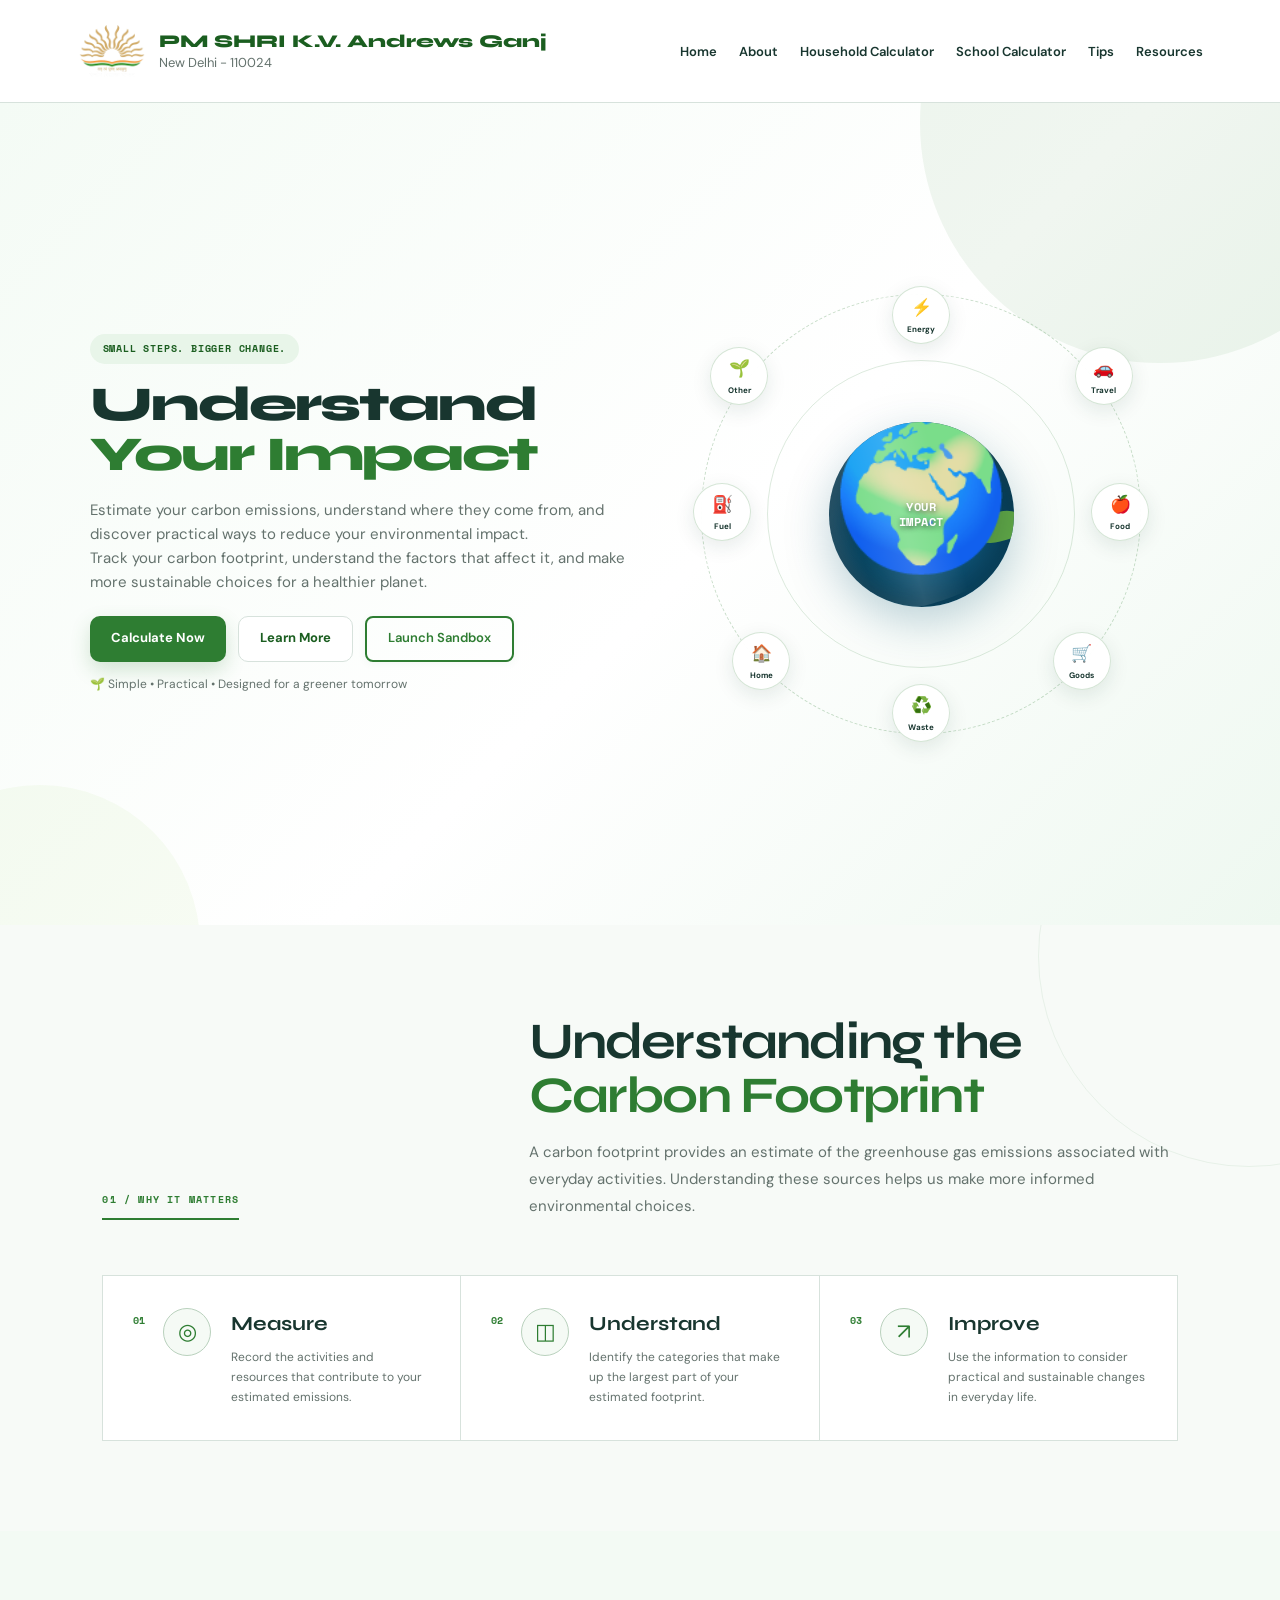
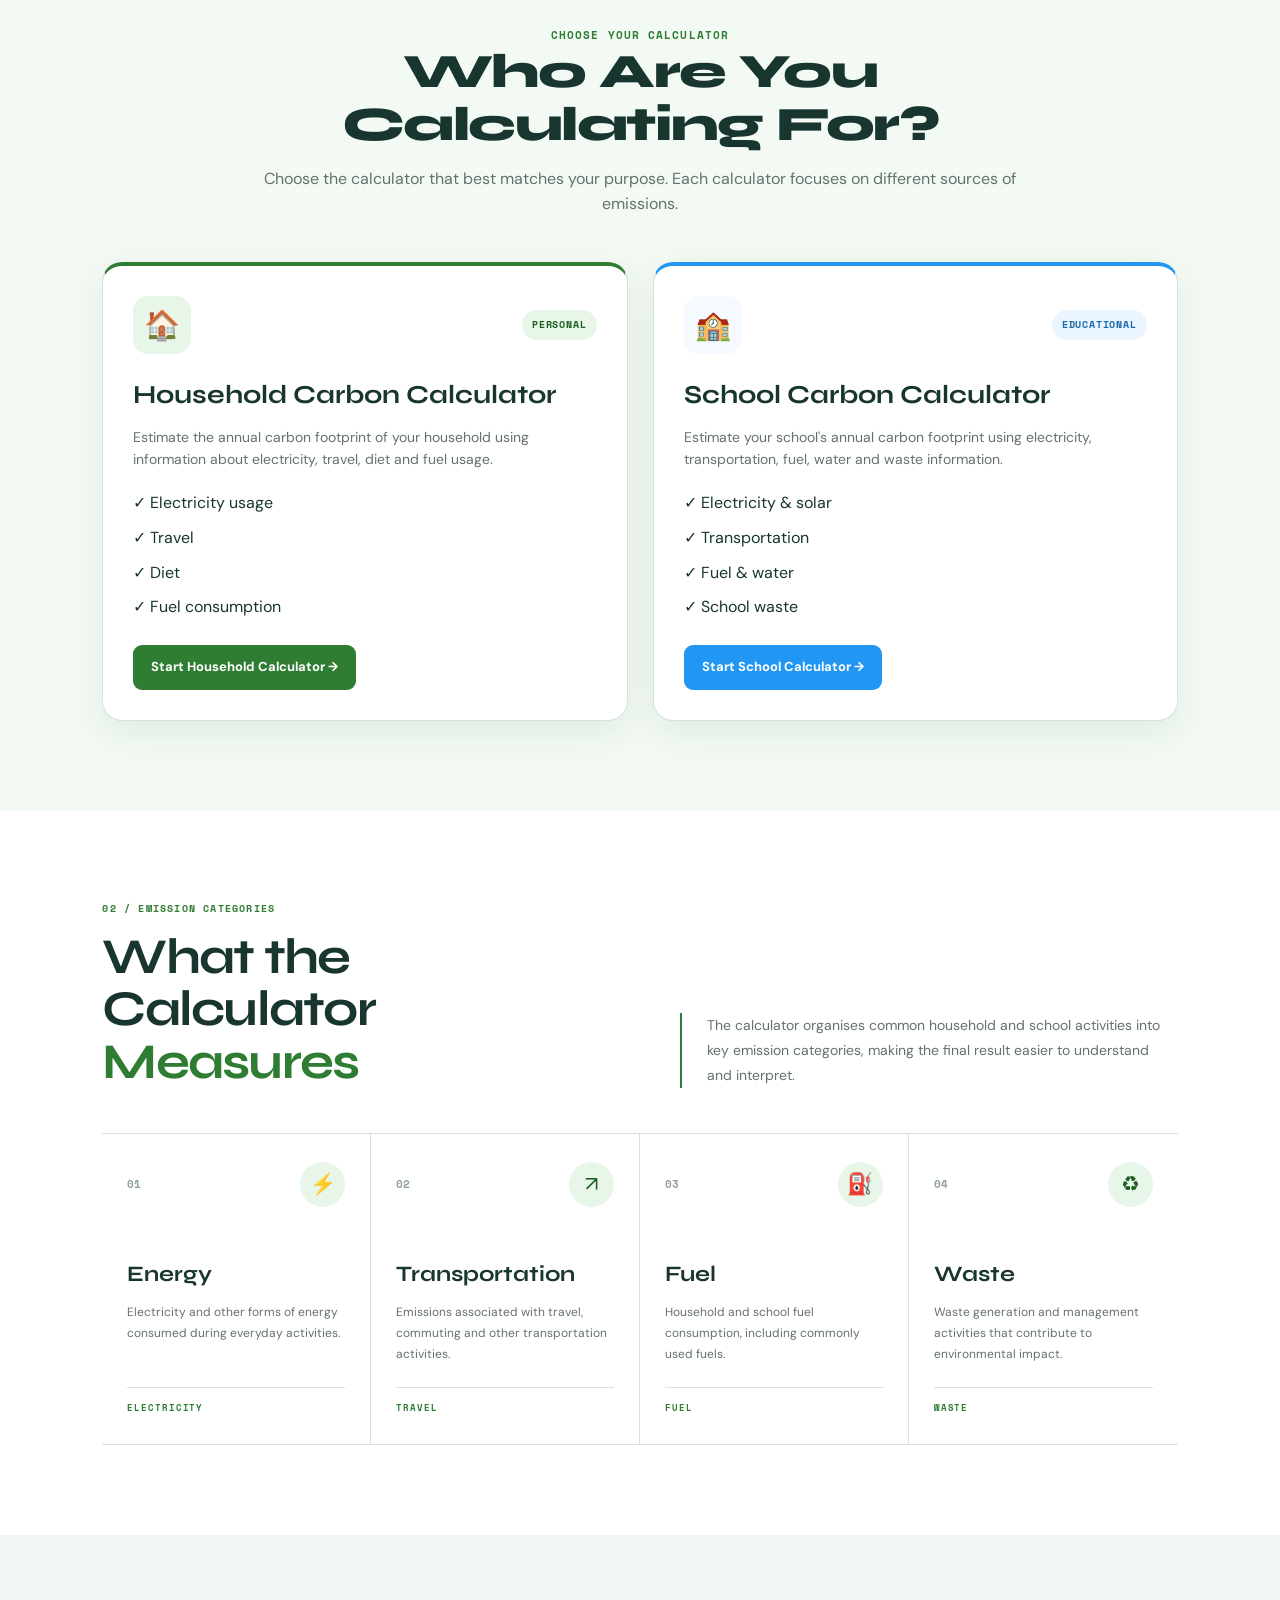
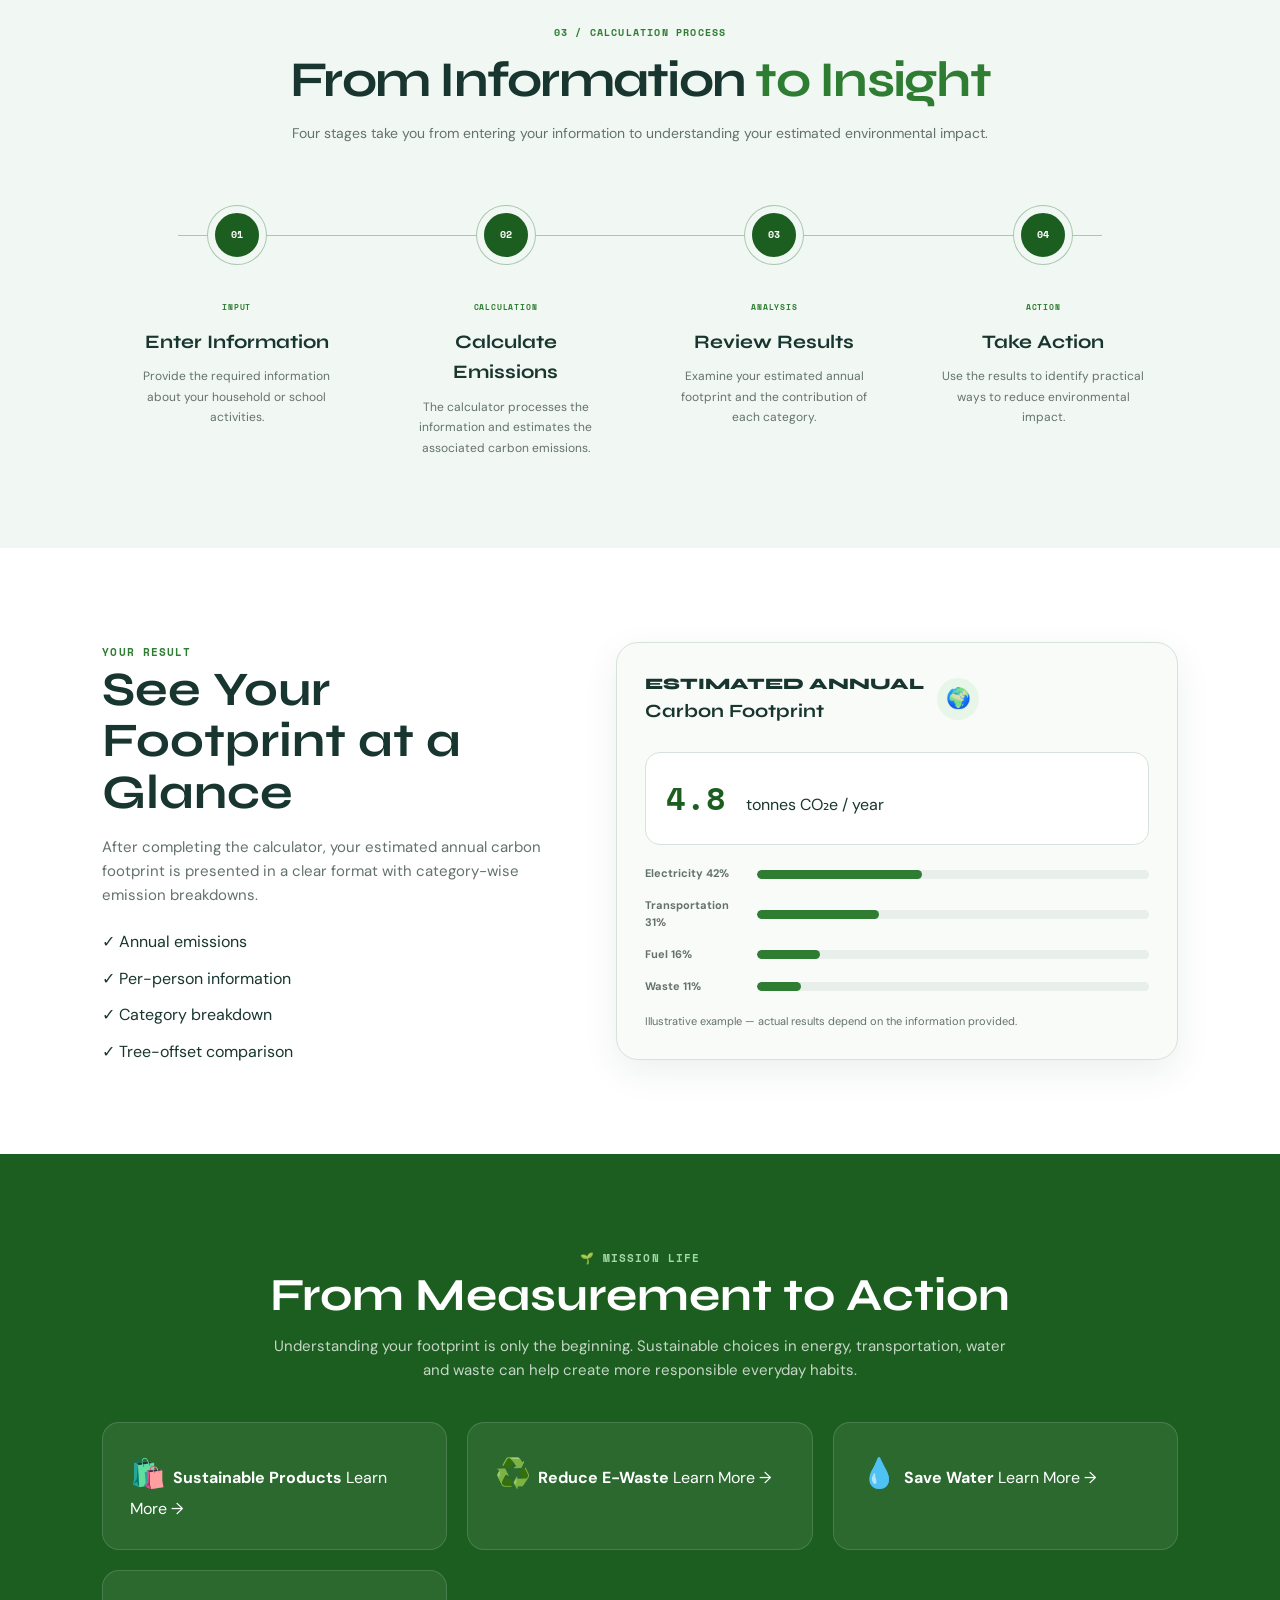
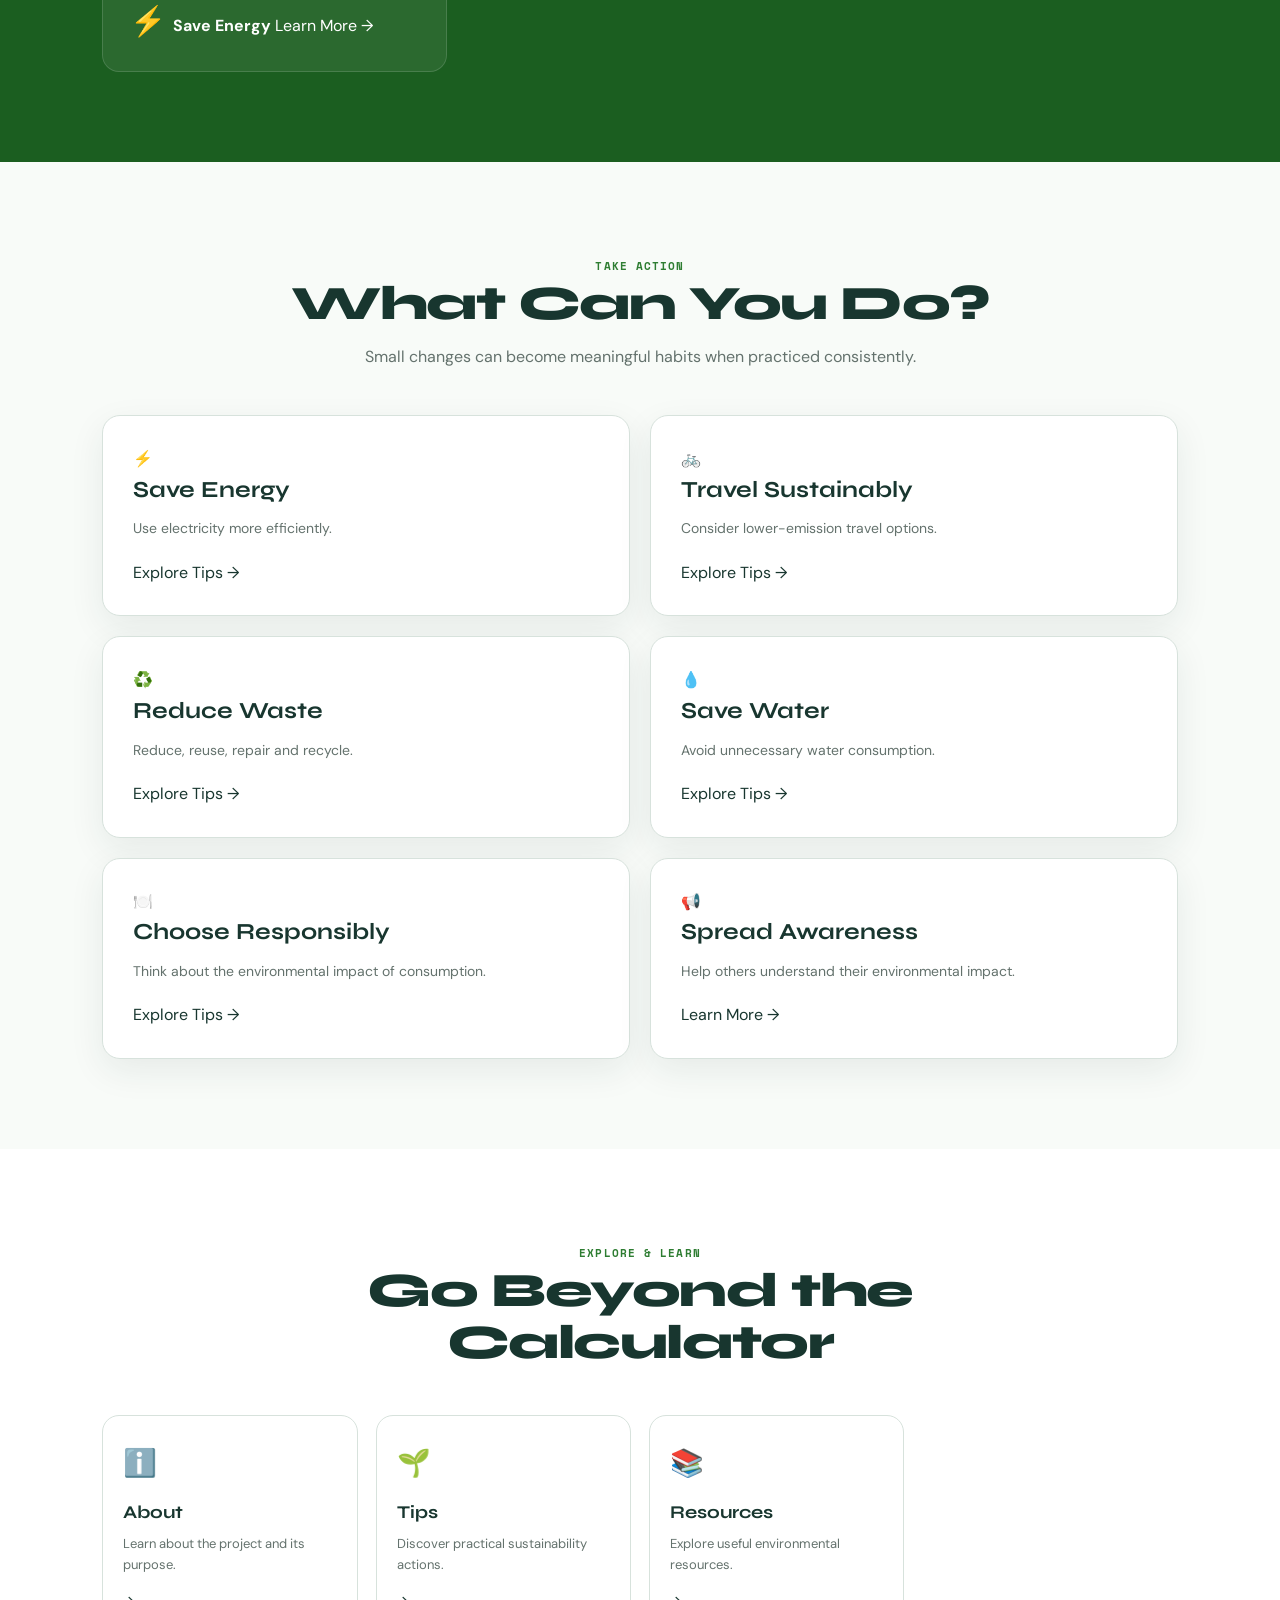
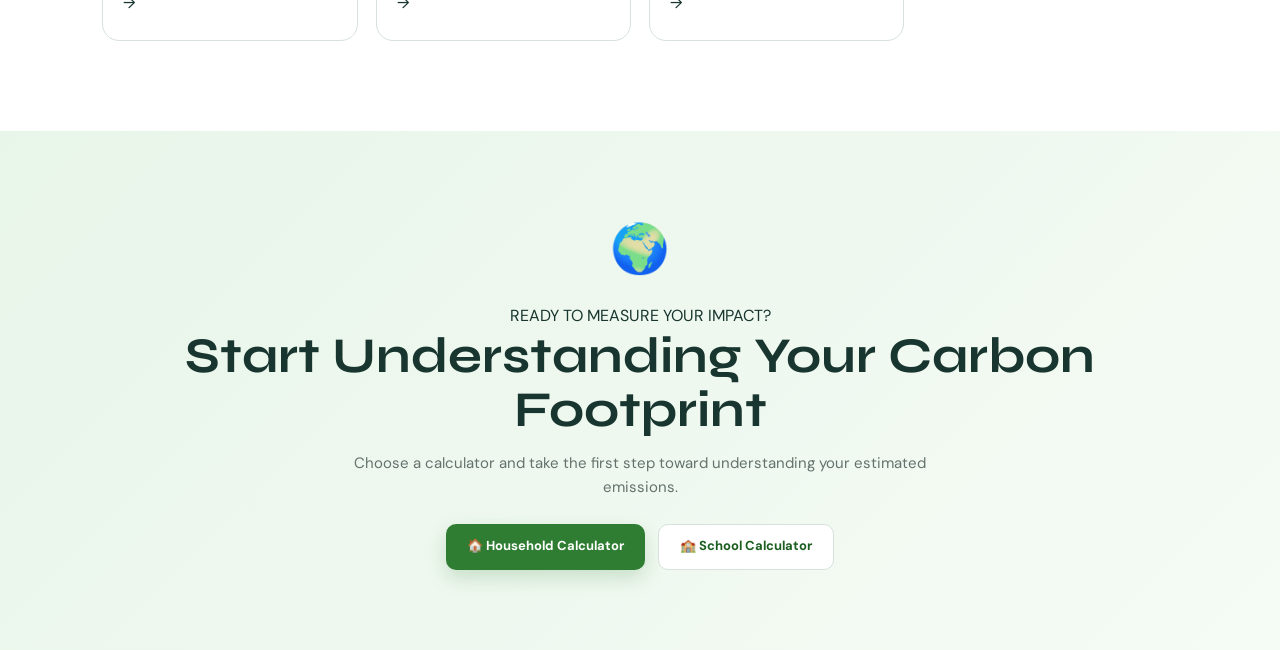
<file: index.html>
<!DOCTYPE html>
<html lang="en">
<head>
<meta charset="UTF-8">
<meta name="viewport" content="width=device-width, initial-scale=1.0">
<meta name="description" content="Understand and estimate your carbon footprint through household and school carbon calculators.">
<title>Carbon Emission Calculator | PM SHRI K.V. Andrews Ganj</title>
<link rel="icon" href="d79fb0a61fbd53ce53c9c4492fc59e8f-removebg-preview.png">
<link rel="stylesheet" href="s2.css">
</head>
<body>
<!-- ====================
     NAVBAR
============================== -->
<nav class="navbar home-navbar">
<div class="heading">
<img src="d79fb0a61fbd53ce53c9c4492fc59e8f-removebg-preview.png" alt="KVS Logo" class="kvlogo">
<div class="school-info">
<span class="school-name">PM SHRI K.V. Andrews Ganj</span>
<span class="school-location">New Delhi - 110024</span>
</div>
</div>
<ul class="navlinks">
<li><a href="index.html"class="active">Home</a></li>
<li><a href="about.html">About</a></li>
<li><a href="household.html">Household Calculator</a></li>
<li><a href="school.html">School Calculator</a></li>
<li><a href="tips.html">Tips</a></li>
<li><a href="resources.html">Resources</a></li>
</ul>
</nav>
<!-- =========================================================
     HERO SECTION
========================================================= -->
<section class="home-hero">
<div class="home-hero-content">
<div class="home-eyebrow">Small Steps. Bigger Change.</div>
<h1 class="home-hero-text">Understand<br><span>Your Impact</span></h1>
<p class="home-hero-description">Estimate your carbon emissions, understand where they come from, and discover practical ways to reduce your environmental impact.</p>
<p class="home-hero-description">Track your carbon footprint, understand the factors that affect it, and make more sustainable choices for a healthier planet.</p>
<div class="home-hero-buttons">
<a href="household.html" class="home-primary-btn">Calculate Now</a>
<a href="about.html" class="home-secondary-btn">Learn More</a>
<a href="sandbox.html" class="home-sandbox-btn">Launch Sandbox</a>
</div>
<div class="home-hero-note">🌱 Simple • Practical • Designed for a greener tomorrow</div>
</div>
<div class="home-hero-visual">
<div class="earth-system">
<div class="orbit orbit-outer"></div>
<div class="orbit orbit-inner"></div>
<div class="earth">
<div class="earth-emoji">🌍</div>
<div class="earth-text">YOUR<br>IMPACT</div>
</div>
<div class="factor-orbit">
<div class="factor factor-energy">⚡<span>Energy</span></div>
<div class="factor factor-travel">🚗<span>Travel</span></div>
<div class="factor factor-food">🍎<span>Food</span></div>
<div class="factor factor-goods">🛒<span>Goods</span></div>
<div class="factor factor-waste">♻️<span>Waste</span></div>
<div class="factor factor-home">🏠<span>Home</span></div>
<div class="factor factor-fuel">⛽<span>Fuel</span></div>
<div class="factor factor-other">🌱<span>Other</span></div>
</div>
</div>
</div>
</section>
<!-- =========================================================
     WHY IT MATTERS
========================================================= -->
<section class="home-section impact-section">
    <div class="impact-intro">
        <div class="impact-label">01 / WHY IT MATTERS</div>
        <div class="impact-heading">
            <h2>Understanding the<br><span>Carbon Footprint</span></h2>
            <p>
                A carbon footprint provides an estimate of the greenhouse gas
                emissions associated with everyday activities. Understanding
                these sources helps us make more informed environmental choices.
            </p>
        </div>
    </div>
    <div class="impact-process">
        <div class="impact-step">
            <div class="impact-number">01</div>
            <div class="impact-icon">◎</div>
            <div>
                <h3>Measure</h3>
                <p>
                    Record the activities and resources that contribute
                    to your estimated emissions.
                </p>
            </div>
        </div>
        <div class="impact-line"></div>
        <div class="impact-step">
            <div class="impact-number">02</div>
            <div class="impact-icon">◫</div>
            <div>
                <h3>Understand</h3>
                <p>
                    Identify the categories that make up the largest
                    part of your estimated footprint.
                </p>
            </div>
        </div>
        <div class="impact-line"></div>
        <div class="impact-step">
            <div class="impact-number">03</div>
            <div class="impact-icon">↗</div>
            <div>
                <h3>Improve</h3>
                <p>
                    Use the information to consider practical and
                    sustainable changes in everyday life.
                </p>
            </div>
        </div>
    </div>
</section>
<!-- =========================================================
     CALCULATOR CHOICE
========================================================= -->
<section class="home-section calculator-choice-section" id="calculator-choice">
<div class="home-section-heading">
<span class="home-section-label">
CHOOSE YOUR CALCULATOR
</span>
<h2>
Who Are You
<span>Calculating For?</span>
</h2>
<p>
Choose the calculator that best matches your purpose.
Each calculator focuses on different sources of
emissions.
</p>
</div>
<div class="calculator-choice-grid">
<!-- HOUSEHOLD -->
<div class="calculator-choice-card household-choice">
<div class="choice-top">
<div class="choice-icon">
🏠
</div>
<span class="choice-tag">
PERSONAL
</span>
</div>
<h3>
Household Carbon Calculator
</h3>
<p>
Estimate the annual carbon footprint of your
household using information about electricity,
travel, diet and fuel usage.
</p>
<div class="choice-checklist">
<div>
✓ Electricity usage
</div>
<div>
✓ Travel
</div>
<div>
✓ Diet
</div>
<div>
✓ Fuel consumption
</div>
</div>
<a href="household.html" class="choice-button household-button">
Start Household Calculator →
</a>
</div>
<!-- SCHOOL -->
<div class="calculator-choice-card school-choice">
<div class="choice-top">
<div class="choice-icon">
🏫
</div>
<span class="choice-tag">
EDUCATIONAL
</span>
</div>
<h3>
School Carbon Calculator
</h3>
<p>
Estimate your school's annual carbon footprint
using electricity, transportation, fuel, water
and waste information.
</p>
<div class="choice-checklist">
<div>
✓ Electricity & solar
</div>
<div>
✓ Transportation
</div>
<div>
✓ Fuel & water
</div>
<div>
✓ School waste
</div>
</div>
<a href="school.html" class="choice-button school-button">
Start School Calculator →
</a>
</div>
</div>
</section>
<!-- =========================================================
     WHAT YOU WILL MEASURE
========================================================= -->
<section class="home-section emission-section">
    <div class="emission-heading">
        <div>
            <div class="emission-label">02 / EMISSION CATEGORIES</div>
            <h2>
                What the Calculator
                <span>Measures</span>
            </h2>
        </div>
        <p>
            The calculator organises common household and school activities
            into key emission categories, making the final result easier
            to understand and interpret.
        </p>
    </div>
    <div class="emission-grid">
        <!-- ENERGY -->
        <div class="emission-item">
            <div class="emission-top">
                <span class="emission-number">01</span>
                <span class="emission-symbol">⚡</span>
            </div>
            <div class="emission-content">
                <h3>Energy</h3>
                <p>
                    Electricity and other forms of energy consumed
                    during everyday activities.
                </p>
            </div>
            <div class="emission-line"></div>
            <span class="emission-tag">ELECTRICITY</span>
        </div>
        <!-- TRANSPORT -->
        <div class="emission-item">
            <div class="emission-top">
                <span class="emission-number">02</span>
                <span class="emission-symbol">↗</span>
            </div>
            <div class="emission-content">
                <h3>Transportation</h3>
                <p>
                    Emissions associated with travel, commuting
                    and other transportation activities.
                </p>
            </div>
            <div class="emission-line"></div>
            <span class="emission-tag">TRAVEL</span>
        </div>
        <!-- FUEL -->
        <div class="emission-item">
            <div class="emission-top">
                <span class="emission-number">03</span>
                <span class="emission-symbol">⛽</span>
            </div>
            <div class="emission-content">
                <h3>Fuel</h3>
                <p>
                    Household and school fuel consumption,
                    including commonly used fuels.
                </p>
            </div>
            <div class="emission-line"></div>
            <span class="emission-tag">FUEL</span>
        </div>
        <!-- WASTE -->
        <div class="emission-item">
            <div class="emission-top">
                <span class="emission-number">04</span>
                <span class="emission-symbol">♻</span>
            </div>
            <div class="emission-content">
                <h3>Waste</h3>
                <p>
                    Waste generation and management activities
                    that contribute to environmental impact.
                </p>
            </div>
            <div class="emission-line"></div>
            <span class="emission-tag">WASTE</span>
        </div>
    </div>
</section>
<!-- =========================================================
     HOW IT WORKS
========================================================= -->
<section class="home-section process-section">
    <div class="process-heading">
        <div class="process-label">
            03 / CALCULATION PROCESS
        </div>
        <h2>
            From Information
            <span>to Insight</span>
        </h2>
        <p>
            Four stages take you from entering your information
            to understanding your estimated environmental impact.
        </p>
    </div>
    <div class="process-timeline">
        <!-- STEP 01 -->
        <div class="process-item">
            <div class="process-marker">
                <span>01</span>
            </div>
            <div class="process-content">
                <span class="process-mini-label">
                    INPUT
                </span>
                <h3>Enter Information</h3>
                <p>
                    Provide the required information about your
                    household or school activities.
                </p>
            </div>
        </div>
        <!-- STEP 02 -->
        <div class="process-item">
            <div class="process-marker">
                <span>02</span>
            </div>
            <div class="process-content">
                <span class="process-mini-label">
                    CALCULATION
                </span>
                <h3>Calculate Emissions</h3>
                <p>
                    The calculator processes the information and
                    estimates the associated carbon emissions.
                </p>
            </div>
        </div>
        <!-- STEP 03 -->
        <div class="process-item">
            <div class="process-marker">
                <span>03</span>
            </div>
            <div class="process-content">
                <span class="process-mini-label">
                    ANALYSIS
                </span>
                <h3>Review Results</h3>
                <p>
                    Examine your estimated annual footprint and
                    the contribution of each category.
                </p>
            </div>
        </div>
        <!-- STEP 04 -->
        <div class="process-item">
            <div class="process-marker">
                <span>04</span>
            </div>
            <div class="process-content">
                <span class="process-mini-label">
                    ACTION
                </span>
                <h3>Take Action</h3>
                <p>
                    Use the results to identify practical ways
                    to reduce environmental impact.
                </p>
            </div>
        </div>
    </div>
</section>
<!-- =========================================================
     SAMPLE RESULT
========================================================= -->
<section class="home-section result-preview-section">
<div class="result-preview-content">
<div class="result-preview-text">
<span class="home-section-label">
YOUR RESULT
</span>
<h2>
See Your Footprint
<span>at a Glance</span>
</h2>
<p>
After completing the calculator, your estimated
annual carbon footprint is presented in a clear
format with category-wise emission breakdowns.
</p>
<div class="result-preview-points">
<div>
✓ Annual emissions
</div>
<div>
✓ Per-person information
</div>
<div>
✓ Category breakdown
</div>
<div>
✓ Tree-offset comparison
</div>
</div>
</div>
<div class="sample-result-card">
<div class="sample-result-header">
<div>
<span>
ESTIMATED ANNUAL
</span>
<h3>
Carbon Footprint
</h3>
</div>
<div class="sample-result-globe">
🌍
</div>
</div>
<div class="sample-total">
<strong>
4.8
</strong>
<span>
tonnes CO₂e / year
</span>
</div>
<div class="sample-bars">
<div class="sample-bar-row">
<div class="sample-bar-label">
<span>Electricity</span>
<span>42%</span>
</div>
<div class="sample-bar">
<div class="sample-bar-fill" style="width:42%;">
</div>
</div>
</div>
<div class="sample-bar-row">
<div class="sample-bar-label">
<span>Transportation</span>
<span>31%</span>
</div>
<div class="sample-bar">
<div class="sample-bar-fill" style="width:31%;">
</div>
</div>
</div>
<div class="sample-bar-row">
<div class="sample-bar-label">
<span>Fuel</span>
<span>16%</span>
</div>
<div class="sample-bar">
<div class="sample-bar-fill" style="width:16%;">
</div>
</div>
</div>
<div class="sample-bar-row">
<div class="sample-bar-label">
<span>Waste</span>
<span>11%</span>
</div>
<div class="sample-bar">
<div class="sample-bar-fill" style="width:11%;">
</div>
</div>
</div>
</div>
<div class="sample-result-note">
Illustrative example — actual results depend
on the information provided.
</div>
</div>
</div>
</section>
<!-- =========================================================
     MISSION LiFE
========================================================= -->
<section class="home-section mission-section">
<div class="mission-heading">
<span class="home-section-label">
🌱 MISSION LiFE
</span>
<h2>
From Measurement
<span>to Action</span>
</h2>
<p>
Understanding your footprint is only the beginning.
Sustainable choices in energy, transportation, water
and waste can help create more responsible everyday
habits.
</p>
</div>
<div class="mission-cards">
<a href="https://missionlife-moefcc.nic.in/sup-index.php" target="_blank" rel="noopener" class="mission-card">
<span class="mission-card-icon">
🛍️
</span>
<strong>
Sustainable Products
</strong>
<span>
Learn More →
</span>
</a>
<a href="https://missionlife-moefcc.nic.in/reduce-e-waste-index.php" target="_blank" rel="noopener" class="mission-card">
<span class="mission-card-icon">
♻️
</span>
<strong>
Reduce E-Waste
</strong>
<span>
Learn More →
</span>
</a>
<a href="https://missionlife-moefcc.nic.in/save-water-index.php" target="_blank" rel="noopener" class="mission-card">
<span class="mission-card-icon">
💧
</span>
<strong>
Save Water
</strong>
<span>
Learn More →
</span>
</a>
<a href="https://missionlife-moefcc.nic.in/save-energy-index.php" target="_blank" rel="noopener" class="mission-card">
<span class="mission-card-icon">
⚡
</span>
<strong>
Save Energy
</strong>
<span>
Learn More →
</span>
</a>
</div>
</section>
<!-- =========================================================
     WHAT CAN YOU DO
========================================================= -->
<section class="home-section action-section">
<div class="home-section-heading">
<span class="home-section-label">
TAKE ACTION
</span>
<h2>
What Can You
<span>Do?</span>
</h2>
<p>
Small changes can become meaningful habits when
practiced consistently.
</p>
</div>
<div class="action-grid">
<a href="tips.html#energy" class="action-card">
<div>
⚡
</div>
<h3>
Save Energy
</h3>
<p>
Use electricity more efficiently.
</p>
<span>
Explore Tips →
</span>
</a>
<a href="tips.html#transport" class="action-card">
<div>
🚲
</div>
<h3>
Travel Sustainably
</h3>
<p>
Consider lower-emission travel options.
</p>
<span>
Explore Tips →
</span>
</a>
<a href="tips.html#waste" class="action-card">
<div>
♻️
</div>
<h3>
Reduce Waste
</h3>
<p>
Reduce, reuse, repair and recycle.
</p>
<span>
Explore Tips →
</span>
</a>
<a href="tips.html#water" class="action-card">
<div>
💧
</div>
<h3>
Save Water
</h3>
<p>
Avoid unnecessary water consumption.
</p>
<span>
Explore Tips →
</span>
</a>
<a href="tips.html" class="action-card">
<div>
🍽️
</div>
<h3>
Choose Responsibly
</h3>
<p>
Think about the environmental impact of consumption.
</p>
<span>
Explore Tips →
</span>
</a>
<a href="about.html" class="action-card">
<div>
📢
</div>
<h3>
Spread Awareness
</h3>
<p>
Help others understand their environmental impact.
</p>
<span>
Learn More →
</span>
</a>
</div>
</section>
<!-- =========================================================
     EXPLORE & LEARN
========================================================= -->
<section class="home-section explore-section">
<div class="home-section-heading">
<span class="home-section-label">
EXPLORE & LEARN
</span>
<h2>
Go Beyond the
<span>Calculator</span>
</h2>
</div>
<div class="explore-grid">
<a href="about.html" class="explore-card">
<div class="explore-icon">
ℹ️
</div>
<div>
<h3>
About
</h3>
<p>
Learn about the project and its purpose.
</p>
</div>
<span>
→
</span>
</a>
<a href="tips.html" class="explore-card">
<div class="explore-icon">
🌱
</div>
<div>
<h3>
Tips
</h3>
<p>
Discover practical sustainability actions.
</p>
</div>
<span>
→
</span>
</a>
<a href="resources.html" class="explore-card">
<div class="explore-icon">
📚
</div>
<div>
<h3>
Resources
</h3>
<p>
Explore useful environmental resources.
</p>
</div>
<span>
→
</span>
</a>
</div>
</section>
<!-- =========================================================
     FINAL CTA
========================================================= -->
<section class="home-final-cta">
<div class="home-final-cta-inner">
<div class="home-final-icon">
🌍
</div>
<span>
READY TO MEASURE YOUR IMPACT?
</span>
<h2>
Start Understanding
Your Carbon Footprint
</h2>
<p>
Choose a calculator and take the first step toward
understanding your estimated emissions.
</p>
<div class="home-final-buttons">
<a href="household.html" class="home-final-primary">
🏠 Household Calculator
</a>
<a href="school.html" class="home-final-secondary">
🏫 School Calculator
</a>
</div>
</div>
</section>
<!-- =================
     FOOTER
================= 
<footer class="home-footer">
<div class="home-footer-content">
<div class="home-footer-brand">
<img src="d79fb0a61fbd53ce53c9c4492fc59e8f-removebg-preview.png" alt="School Logo">
<div>
<strong>
Carbon Emission Calculator
</strong>
<span>
PM SHRI K.V. Andrews Ganj
</span>
<span>
New Delhi - 110024
</span>
</div>
</div>
<div class="home-footer-links">
<a href="index.html">
Home
</a>
<a href="about.html">
About
</a>
<a href="household.html">
Household
</a>
<a href="school.html">
School
</a>
<a href="tips.html">
Tips
</a>
<a href="resources.html">
Resources
</a>
</div>
</div>
<div class="home-footer-bottom">
<span>
Made By Students Of Class 10th
</span>
<span>
🌱 Measure • Understand • Act
</span>
</div>
</footer> -->
</body>
</html>
</file>
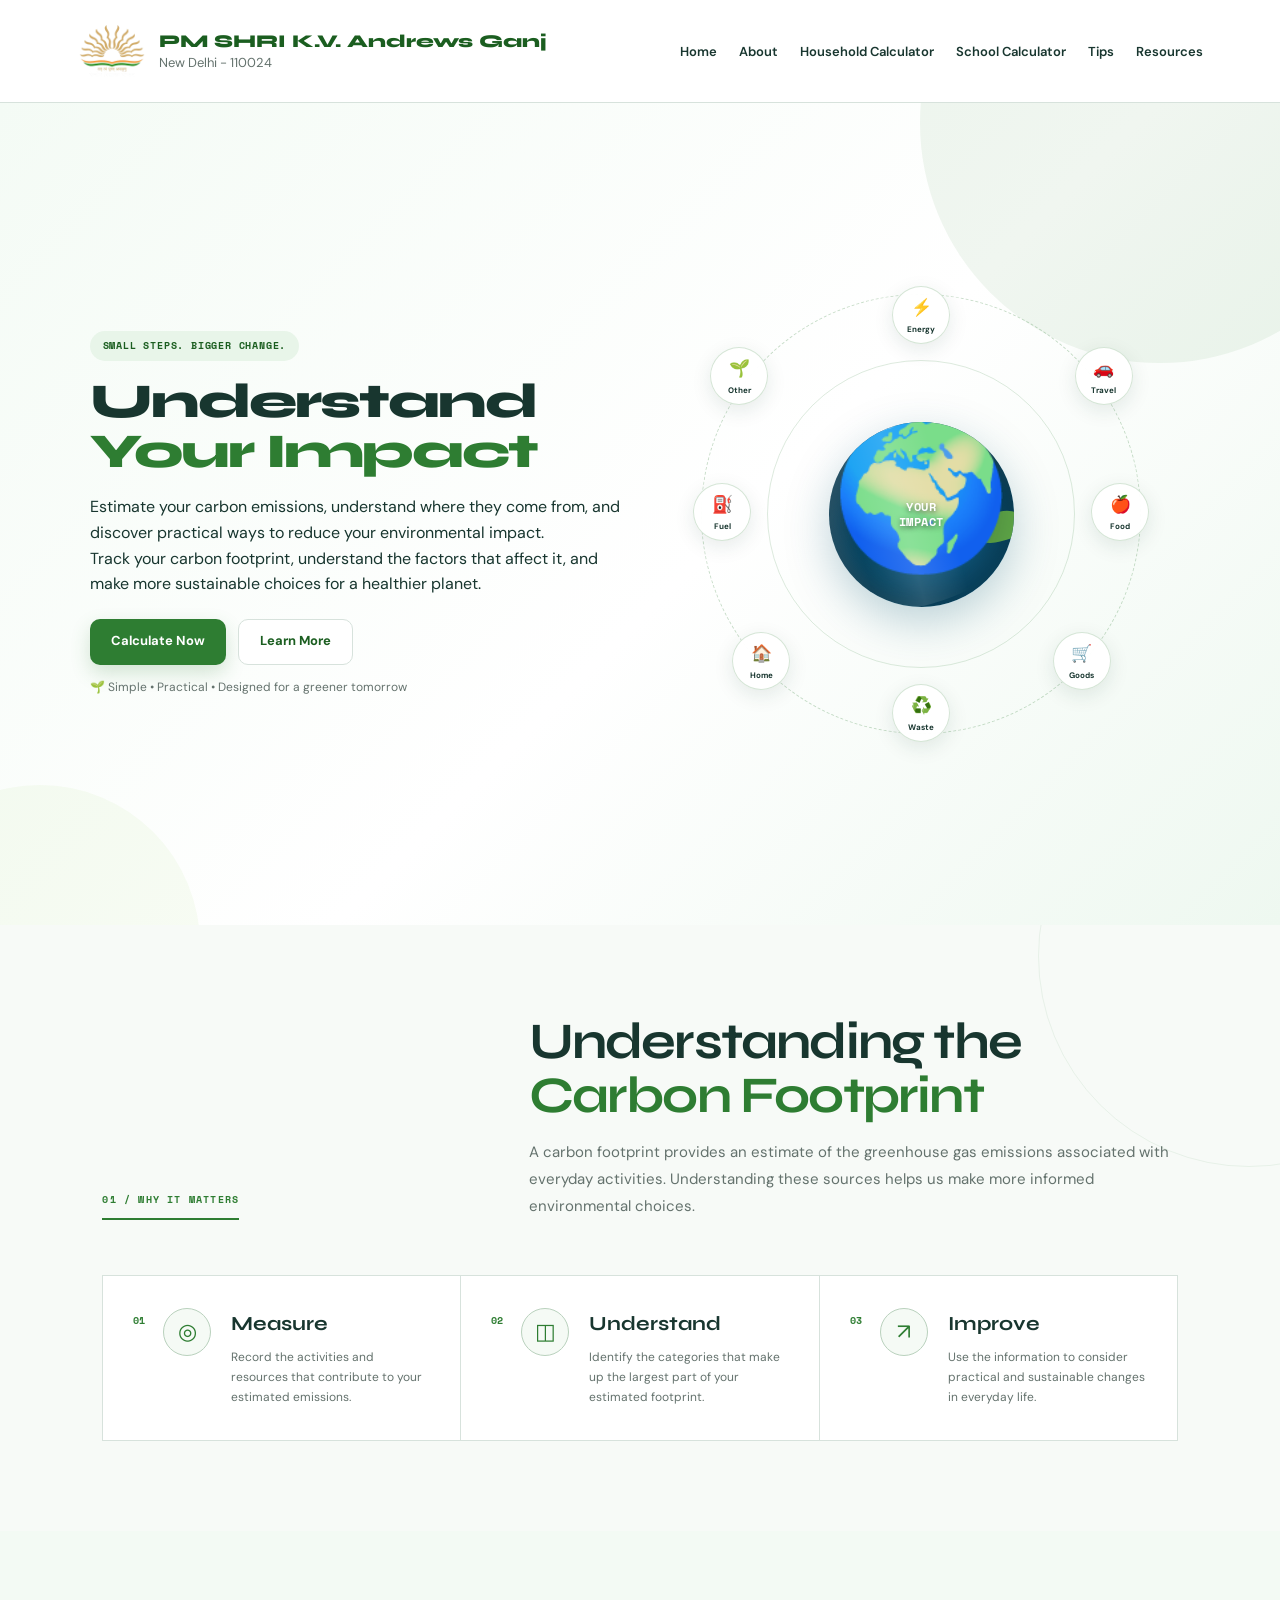
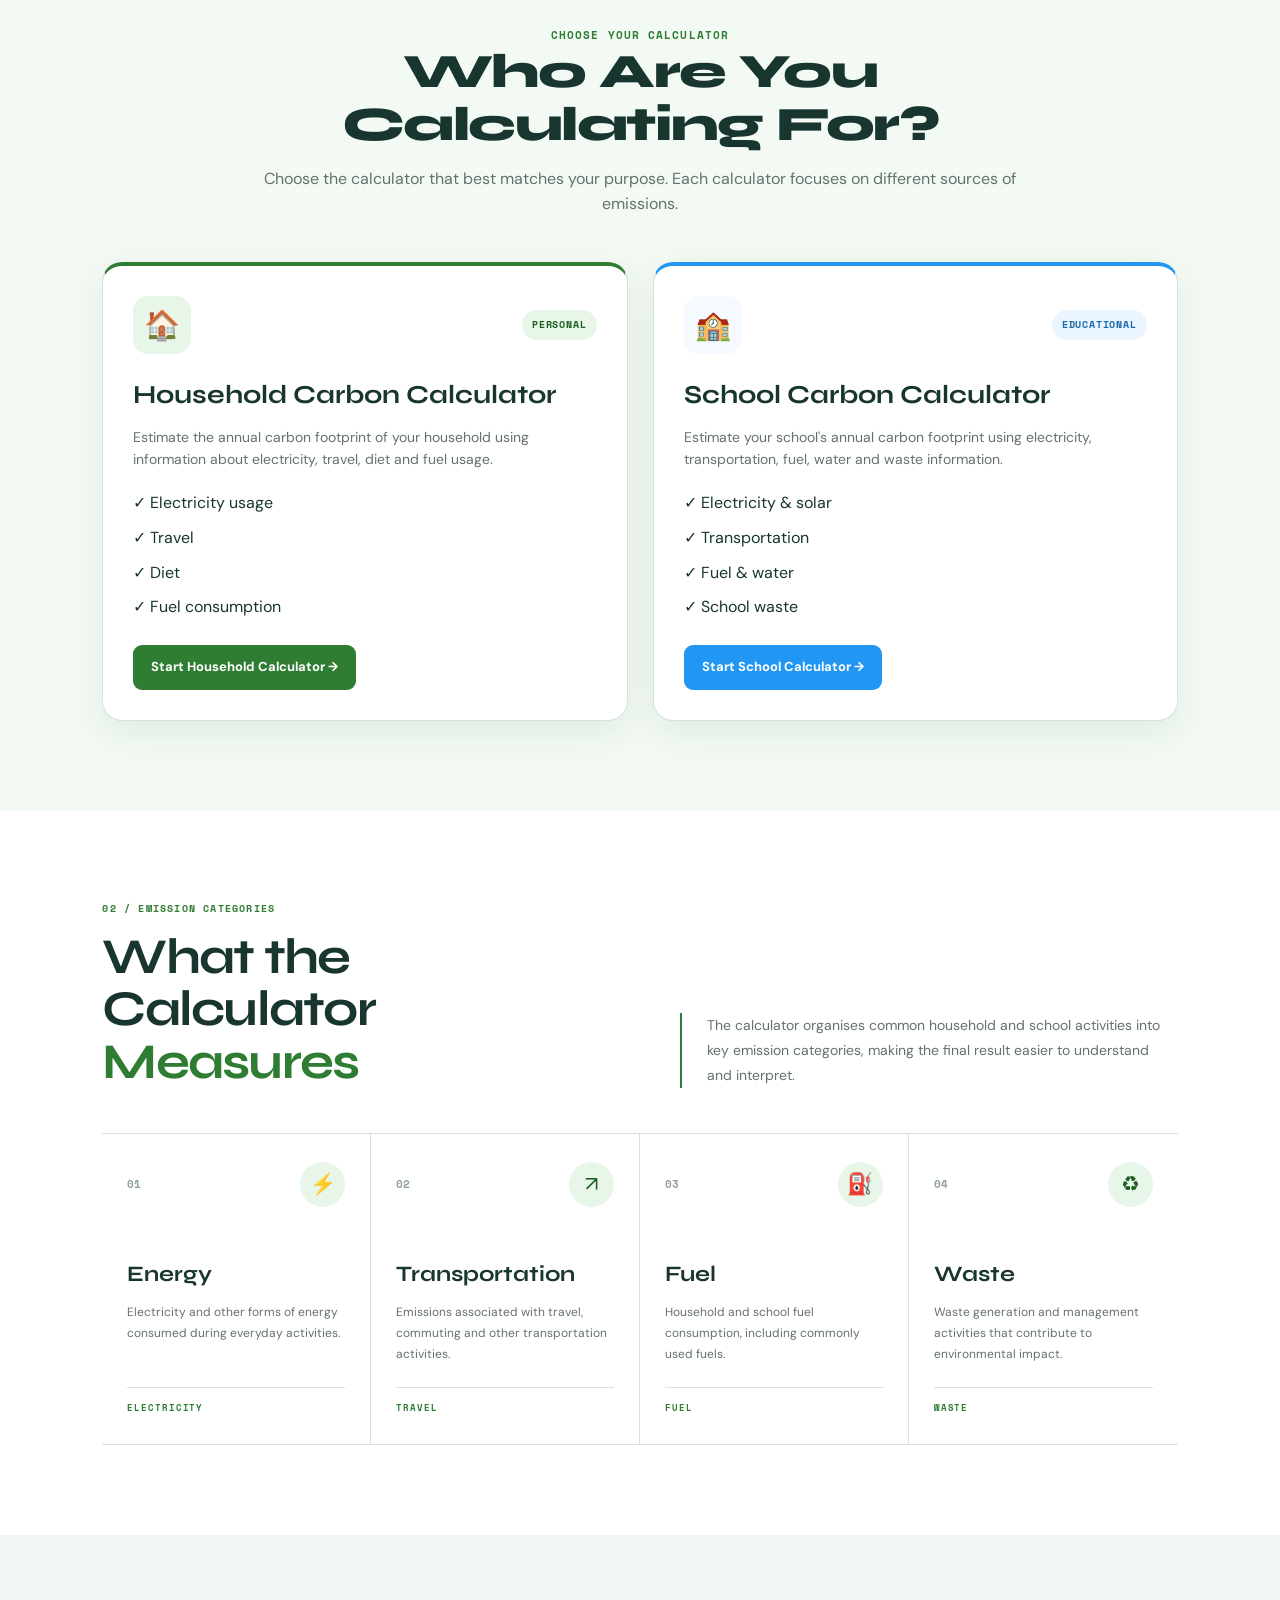
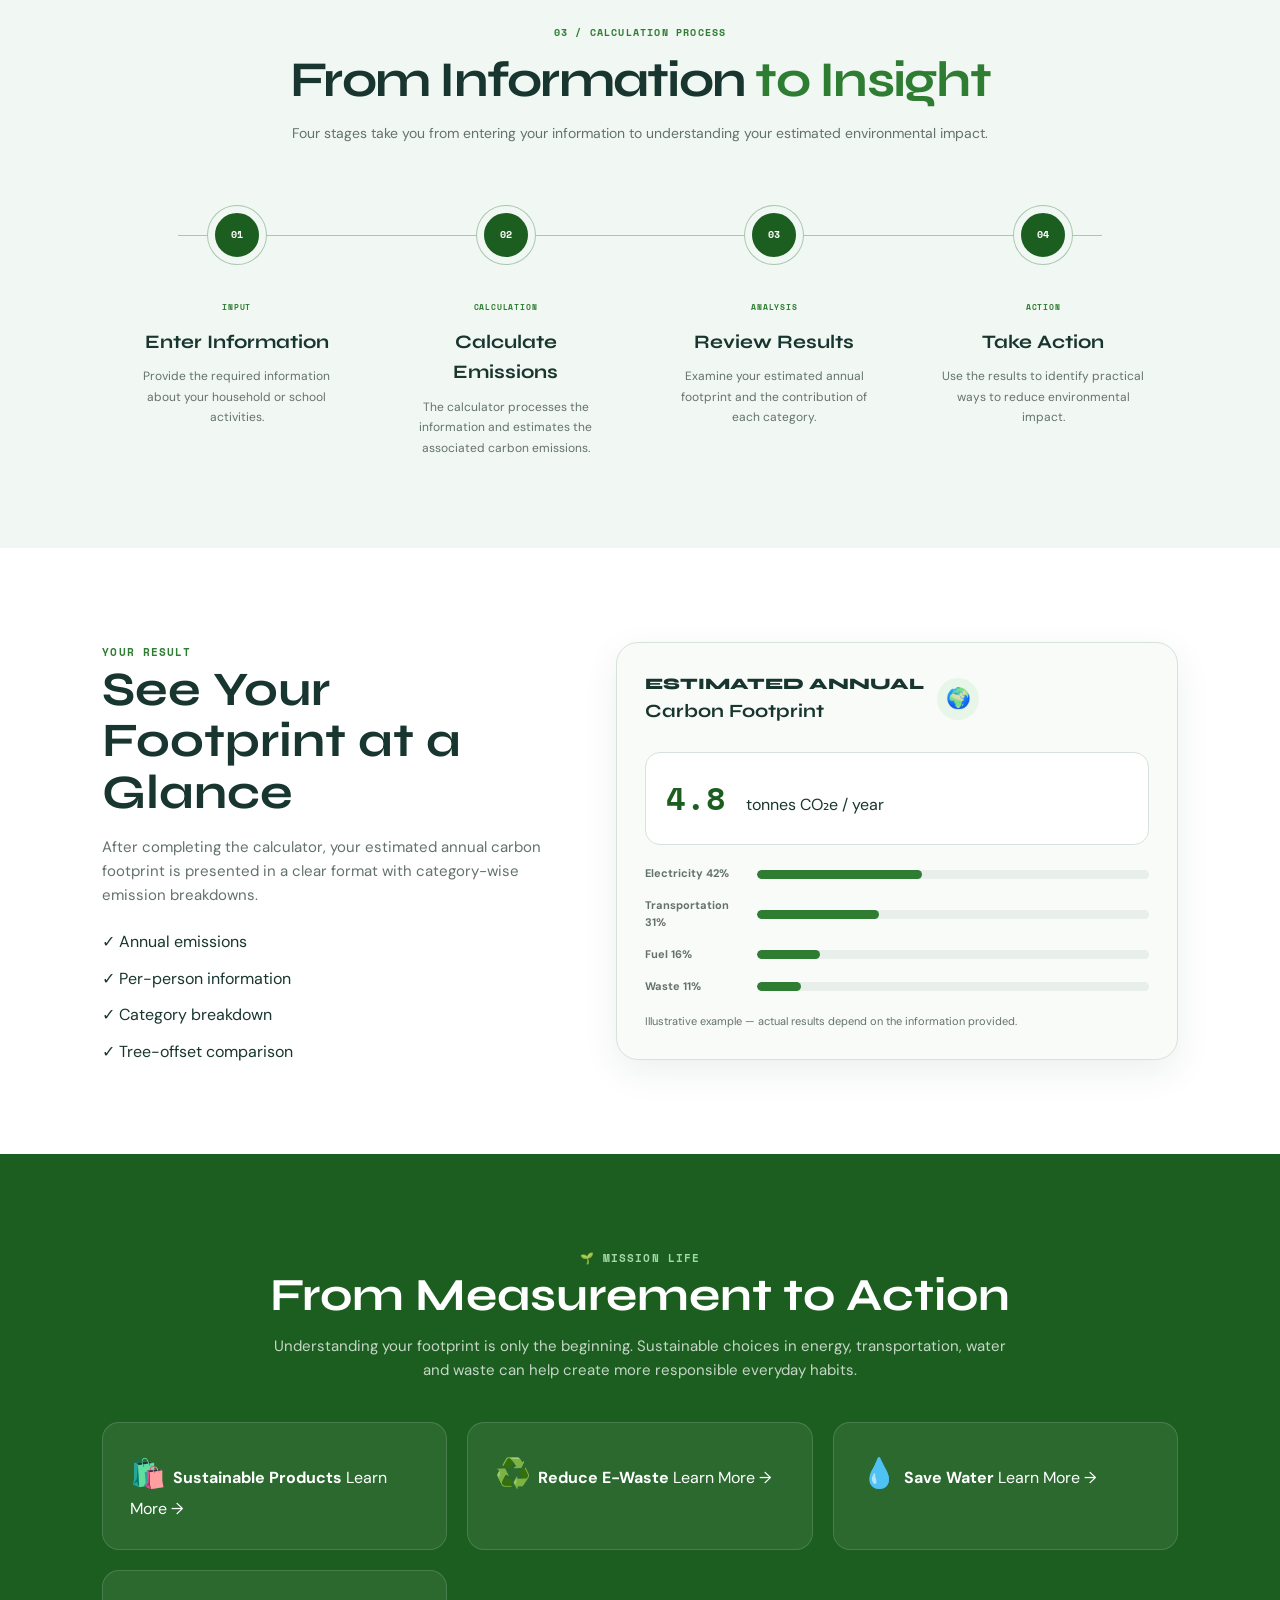
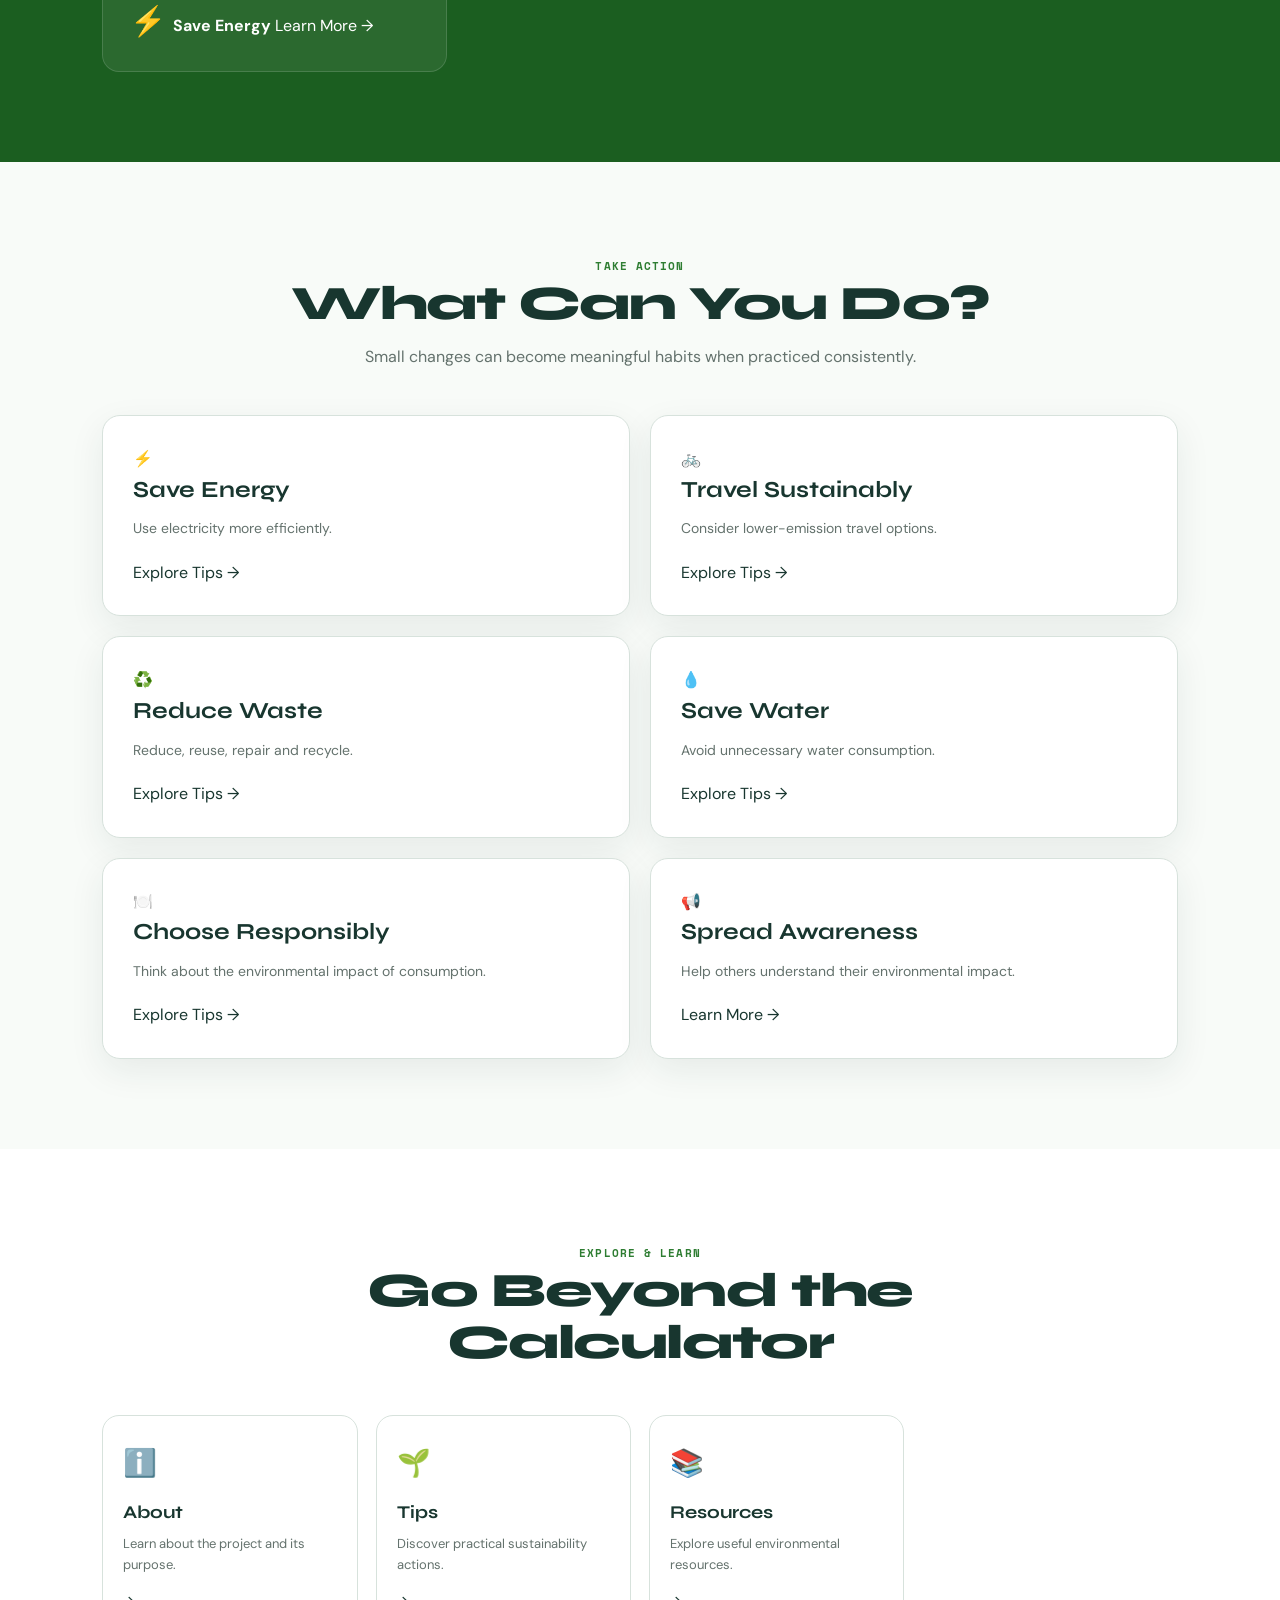
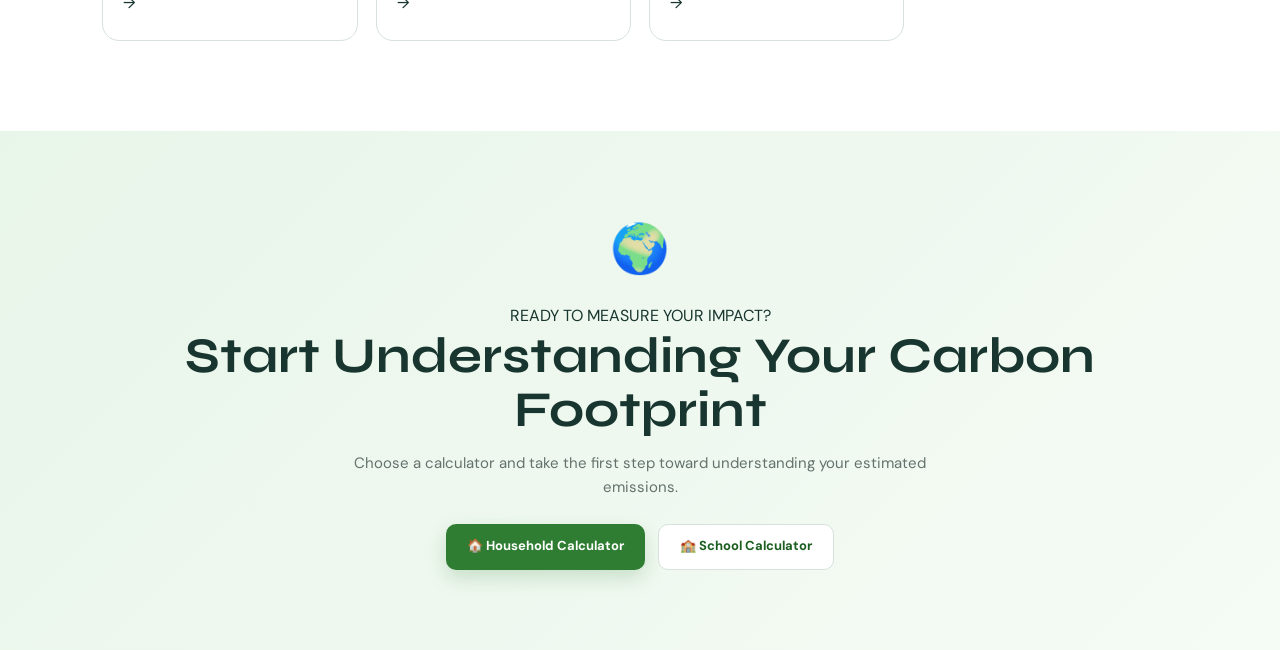
<file: cec2/index.html>
<!DOCTYPE html>
<html lang="en">
<head>
<meta charset="UTF-8">
<meta name="viewport" content="width=device-width, initial-scale=1.0">
<meta name="description" content="Understand and estimate your carbon footprint through household and school carbon calculators.">
<title>Carbon Emission Calculator | PM SHRI K.V. Andrews Ganj</title>
<link rel="icon" href="d79fb0a61fbd53ce53c9c4492fc59e8f-removebg-preview.png">
<link rel="stylesheet" href="s2.css">
</head>
<body>
<!-- ====================
     NAVBAR
============================== -->
<nav class="navbar home-navbar">
<div class="heading">
<img src="d79fb0a61fbd53ce53c9c4492fc59e8f-removebg-preview.png" alt="KVS Logo" class="kvlogo">
<div class="school-info">
<span class="school-name">PM SHRI K.V. Andrews Ganj</span>
<span class="school-location">New Delhi - 110024</span>
</div>
</div>
<ul class="navlinks">
<li><a href="index.html"class="active">Home</a></li>
<li><a href="about.html">About</a></li>
<li><a href="household.html">Household Calculator</a></li>
<li><a href="school.html">School Calculator</a></li>
<li><a href="tips.html">Tips</a></li>
<li><a href="resources.html">Resources</a></li>
</ul>
</nav>
<!-- =========================================================
     HERO SECTION
========================================================= -->
<section class="home-hero">
<div class="home-hero-content">
<div class="home-eyebrow">Small Steps. Bigger Change.</div>
<h1 class="home-hero-text">Understand<br><span>Your Impact</span></h1>
<p class="home-hero-description">Estimate your carbon emissions, understand where they come from, and discover practical ways to reduce your environmental impact.</p>
<p class="home-hero-description">Track your carbon footprint, understand the factors that affect it, and make more sustainable choices for a healthier planet.</p>
<div class="home-hero-buttons">
<a href="household.html" class="home-primary-btn">Calculate Now</a>
<a href="about.html" class="home-secondary-btn">Learn More</a>
</div>
<div class="home-hero-note">🌱 Simple • Practical • Designed for a greener tomorrow</div>
</div>
<div class="home-hero-visual">
<div class="earth-system">
<div class="orbit orbit-outer"></div>
<div class="orbit orbit-inner"></div>
<div class="earth">
<div class="earth-emoji">🌍</div>
<div class="earth-text">YOUR<br>IMPACT</div>
</div>
<div class="factor-orbit">
<div class="factor factor-energy">⚡<span>Energy</span></div>
<div class="factor factor-travel">🚗<span>Travel</span></div>
<div class="factor factor-food">🍎<span>Food</span></div>
<div class="factor factor-goods">🛒<span>Goods</span></div>
<div class="factor factor-waste">♻️<span>Waste</span></div>
<div class="factor factor-home">🏠<span>Home</span></div>
<div class="factor factor-fuel">⛽<span>Fuel</span></div>
<div class="factor factor-other">🌱<span>Other</span></div>
</div>
</div>
</div>
</section>

<!-- =========================================================
     WHY IT MATTERS
========================================================= -->
<section class="home-section impact-section">

    <div class="impact-intro">
        <div class="impact-label">01 / WHY IT MATTERS</div>

        <div class="impact-heading">
            <h2>Understanding the<br><span>Carbon Footprint</span></h2>

            <p>
                A carbon footprint provides an estimate of the greenhouse gas
                emissions associated with everyday activities. Understanding
                these sources helps us make more informed environmental choices.
            </p>
        </div>
    </div>

    <div class="impact-process">

        <div class="impact-step">
            <div class="impact-number">01</div>

            <div class="impact-icon">◎</div>

            <div>
                <h3>Measure</h3>
                <p>
                    Record the activities and resources that contribute
                    to your estimated emissions.
                </p>
            </div>
        </div>

        <div class="impact-line"></div>

        <div class="impact-step">
            <div class="impact-number">02</div>

            <div class="impact-icon">◫</div>

            <div>
                <h3>Understand</h3>
                <p>
                    Identify the categories that make up the largest
                    part of your estimated footprint.
                </p>
            </div>
        </div>

        <div class="impact-line"></div>

        <div class="impact-step">
            <div class="impact-number">03</div>

            <div class="impact-icon">↗</div>

            <div>
                <h3>Improve</h3>
                <p>
                    Use the information to consider practical and
                    sustainable changes in everyday life.
                </p>
            </div>
        </div>

    </div>

</section>

<!-- =========================================================
     CALCULATOR CHOICE
========================================================= -->
<section class="home-section calculator-choice-section" id="calculator-choice">
<div class="home-section-heading">
<span class="home-section-label">
CHOOSE YOUR CALCULATOR
</span>
<h2>
Who Are You
<span>Calculating For?</span>
</h2>
<p>
Choose the calculator that best matches your purpose.
Each calculator focuses on different sources of
emissions.
</p>
</div>
<div class="calculator-choice-grid">
<!-- HOUSEHOLD -->
<div class="calculator-choice-card household-choice">
<div class="choice-top">
<div class="choice-icon">
🏠
</div>
<span class="choice-tag">
PERSONAL
</span>
</div>
<h3>
Household Carbon Calculator
</h3>
<p>
Estimate the annual carbon footprint of your
household using information about electricity,
travel, diet and fuel usage.
</p>
<div class="choice-checklist">
<div>
✓ Electricity usage
</div>
<div>
✓ Travel
</div>
<div>
✓ Diet
</div>
<div>
✓ Fuel consumption
</div>
</div>
<a href="household.html" class="choice-button household-button">
Start Household Calculator →
</a>
</div>
<!-- SCHOOL -->
<div class="calculator-choice-card school-choice">
<div class="choice-top">
<div class="choice-icon">
🏫
</div>
<span class="choice-tag">
EDUCATIONAL
</span>
</div>
<h3>
School Carbon Calculator
</h3>
<p>
Estimate your school's annual carbon footprint
using electricity, transportation, fuel, water
and waste information.
</p>
<div class="choice-checklist">
<div>
✓ Electricity & solar
</div>
<div>
✓ Transportation
</div>
<div>
✓ Fuel & water
</div>
<div>
✓ School waste
</div>
</div>
<a href="school.html" class="choice-button school-button">
Start School Calculator →
</a>
</div>
</div>
</section>


<!-- =========================================================
     WHAT YOU WILL MEASURE
========================================================= -->
<section class="home-section emission-section">

    <div class="emission-heading">

        <div>
            <div class="emission-label">02 / EMISSION CATEGORIES</div>

            <h2>
                What the Calculator
                <span>Measures</span>
            </h2>
        </div>

        <p>
            The calculator organises common household and school activities
            into key emission categories, making the final result easier
            to understand and interpret.
        </p>

    </div>


    <div class="emission-grid">

        <!-- ENERGY -->
        <div class="emission-item">

            <div class="emission-top">
                <span class="emission-number">01</span>
                <span class="emission-symbol">⚡</span>
            </div>

            <div class="emission-content">
                <h3>Energy</h3>

                <p>
                    Electricity and other forms of energy consumed
                    during everyday activities.
                </p>
            </div>

            <div class="emission-line"></div>

            <span class="emission-tag">ELECTRICITY</span>

        </div>


        <!-- TRANSPORT -->
        <div class="emission-item">

            <div class="emission-top">
                <span class="emission-number">02</span>
                <span class="emission-symbol">↗</span>
            </div>

            <div class="emission-content">
                <h3>Transportation</h3>

                <p>
                    Emissions associated with travel, commuting
                    and other transportation activities.
                </p>
            </div>

            <div class="emission-line"></div>

            <span class="emission-tag">TRAVEL</span>

        </div>


        <!-- FUEL -->
        <div class="emission-item">

            <div class="emission-top">
                <span class="emission-number">03</span>
                <span class="emission-symbol">⛽</span>
            </div>

            <div class="emission-content">
                <h3>Fuel</h3>

                <p>
                    Household and school fuel consumption,
                    including commonly used fuels.
                </p>
            </div>

            <div class="emission-line"></div>

            <span class="emission-tag">FUEL</span>

        </div>


        <!-- WASTE -->
        <div class="emission-item">

            <div class="emission-top">
                <span class="emission-number">04</span>
                <span class="emission-symbol">♻</span>
            </div>

            <div class="emission-content">
                <h3>Waste</h3>

                <p>
                    Waste generation and management activities
                    that contribute to environmental impact.
                </p>
            </div>

            <div class="emission-line"></div>

            <span class="emission-tag">WASTE</span>

        </div>

    </div>

</section>
<!-- =========================================================
     HOW IT WORKS
========================================================= -->
<section class="home-section process-section">

    <div class="process-heading">

        <div class="process-label">
            03 / CALCULATION PROCESS
        </div>

        <h2>
            From Information
            <span>to Insight</span>
        </h2>

        <p>
            Four stages take you from entering your information
            to understanding your estimated environmental impact.
        </p>

    </div>


    <div class="process-timeline">

        <!-- STEP 01 -->
        <div class="process-item">

            <div class="process-marker">
                <span>01</span>
            </div>

            <div class="process-content">

                <span class="process-mini-label">
                    INPUT
                </span>

                <h3>Enter Information</h3>

                <p>
                    Provide the required information about your
                    household or school activities.
                </p>

            </div>

        </div>


        <!-- STEP 02 -->
        <div class="process-item">

            <div class="process-marker">
                <span>02</span>
            </div>

            <div class="process-content">

                <span class="process-mini-label">
                    CALCULATION
                </span>

                <h3>Calculate Emissions</h3>

                <p>
                    The calculator processes the information and
                    estimates the associated carbon emissions.
                </p>

            </div>

        </div>


        <!-- STEP 03 -->
        <div class="process-item">

            <div class="process-marker">
                <span>03</span>
            </div>

            <div class="process-content">

                <span class="process-mini-label">
                    ANALYSIS
                </span>

                <h3>Review Results</h3>

                <p>
                    Examine your estimated annual footprint and
                    the contribution of each category.
                </p>

            </div>

        </div>


        <!-- STEP 04 -->
        <div class="process-item">

            <div class="process-marker">
                <span>04</span>
            </div>

            <div class="process-content">

                <span class="process-mini-label">
                    ACTION
                </span>

                <h3>Take Action</h3>

                <p>
                    Use the results to identify practical ways
                    to reduce environmental impact.
                </p>

            </div>

        </div>

    </div>

</section>

<!-- =========================================================
     SAMPLE RESULT
========================================================= -->
<section class="home-section result-preview-section">
<div class="result-preview-content">
<div class="result-preview-text">
<span class="home-section-label">
YOUR RESULT
</span>
<h2>
See Your Footprint
<span>at a Glance</span>
</h2>
<p>
After completing the calculator, your estimated
annual carbon footprint is presented in a clear
format with category-wise emission breakdowns.
</p>
<div class="result-preview-points">
<div>
✓ Annual emissions
</div>
<div>
✓ Per-person information
</div>
<div>
✓ Category breakdown
</div>
<div>
✓ Tree-offset comparison
</div>
</div>
</div>
<div class="sample-result-card">
<div class="sample-result-header">
<div>
<span>
ESTIMATED ANNUAL
</span>
<h3>
Carbon Footprint
</h3>
</div>
<div class="sample-result-globe">
🌍
</div>
</div>
<div class="sample-total">
<strong>
4.8
</strong>
<span>
tonnes CO₂e / year
</span>
</div>
<div class="sample-bars">
<div class="sample-bar-row">
<div class="sample-bar-label">
<span>Electricity</span>
<span>42%</span>
</div>
<div class="sample-bar">
<div class="sample-bar-fill" style="width:42%;">
</div>
</div>
</div>
<div class="sample-bar-row">
<div class="sample-bar-label">
<span>Transportation</span>
<span>31%</span>
</div>
<div class="sample-bar">
<div class="sample-bar-fill" style="width:31%;">
</div>
</div>
</div>
<div class="sample-bar-row">
<div class="sample-bar-label">
<span>Fuel</span>
<span>16%</span>
</div>
<div class="sample-bar">
<div class="sample-bar-fill" style="width:16%;">
</div>
</div>
</div>
<div class="sample-bar-row">
<div class="sample-bar-label">
<span>Waste</span>
<span>11%</span>
</div>
<div class="sample-bar">
<div class="sample-bar-fill" style="width:11%;">
</div>
</div>
</div>
</div>
<div class="sample-result-note">
Illustrative example — actual results depend
on the information provided.
</div>
</div>
</div>
</section>
<!-- =========================================================
     MISSION LiFE
========================================================= -->
<section class="home-section mission-section">
<div class="mission-heading">
<span class="home-section-label">
🌱 MISSION LiFE
</span>
<h2>
From Measurement
<span>to Action</span>
</h2>
<p>
Understanding your footprint is only the beginning.
Sustainable choices in energy, transportation, water
and waste can help create more responsible everyday
habits.
</p>
</div>
<div class="mission-cards">
<a href="https://missionlife-moefcc.nic.in/sup-index.php" target="_blank" rel="noopener" class="mission-card">
<span class="mission-card-icon">
🛍️
</span>
<strong>
Sustainable Products
</strong>
<span>
Learn More →
</span>
</a>
<a href="https://missionlife-moefcc.nic.in/reduce-e-waste-index.php" target="_blank" rel="noopener" class="mission-card">
<span class="mission-card-icon">
♻️
</span>
<strong>
Reduce E-Waste
</strong>
<span>
Learn More →
</span>
</a>
<a href="https://missionlife-moefcc.nic.in/save-water-index.php" target="_blank" rel="noopener" class="mission-card">
<span class="mission-card-icon">
💧
</span>
<strong>
Save Water
</strong>
<span>
Learn More →
</span>
</a>
<a href="https://missionlife-moefcc.nic.in/save-energy-index.php" target="_blank" rel="noopener" class="mission-card">
<span class="mission-card-icon">
⚡
</span>
<strong>
Save Energy
</strong>
<span>
Learn More →
</span>
</a>
</div>
</section>
<!-- =========================================================
     WHAT CAN YOU DO
========================================================= -->
<section class="home-section action-section">
<div class="home-section-heading">
<span class="home-section-label">
TAKE ACTION
</span>
<h2>
What Can You
<span>Do?</span>
</h2>
<p>
Small changes can become meaningful habits when
practiced consistently.
</p>
</div>
<div class="action-grid">
<a href="tips.html#energy" class="action-card">
<div>
⚡
</div>
<h3>
Save Energy
</h3>
<p>
Use electricity more efficiently.
</p>
<span>
Explore Tips →
</span>
</a>
<a href="tips.html#transport" class="action-card">
<div>
🚲
</div>
<h3>
Travel Sustainably
</h3>
<p>
Consider lower-emission travel options.
</p>
<span>
Explore Tips →
</span>
</a>
<a href="tips.html#waste" class="action-card">
<div>
♻️
</div>
<h3>
Reduce Waste
</h3>
<p>
Reduce, reuse, repair and recycle.
</p>
<span>
Explore Tips →
</span>
</a>
<a href="tips.html#water" class="action-card">
<div>
💧
</div>
<h3>
Save Water
</h3>
<p>
Avoid unnecessary water consumption.
</p>
<span>
Explore Tips →
</span>
</a>
<a href="tips.html" class="action-card">
<div>
🍽️
</div>
<h3>
Choose Responsibly
</h3>
<p>
Think about the environmental impact of consumption.
</p>
<span>
Explore Tips →
</span>
</a>
<a href="about.html" class="action-card">
<div>
📢
</div>
<h3>
Spread Awareness
</h3>
<p>
Help others understand their environmental impact.
</p>
<span>
Learn More →
</span>
</a>
</div>
</section>
<!-- =========================================================
     EXPLORE & LEARN
========================================================= -->
<section class="home-section explore-section">
<div class="home-section-heading">
<span class="home-section-label">
EXPLORE & LEARN
</span>
<h2>
Go Beyond the
<span>Calculator</span>
</h2>
</div>
<div class="explore-grid">
<a href="about.html" class="explore-card">
<div class="explore-icon">
ℹ️
</div>
<div>
<h3>
About
</h3>
<p>
Learn about the project and its purpose.
</p>
</div>
<span>
→
</span>
</a>
<a href="tips.html" class="explore-card">
<div class="explore-icon">
🌱
</div>
<div>
<h3>
Tips
</h3>
<p>
Discover practical sustainability actions.
</p>
</div>
<span>
→
</span>
</a>
<a href="resources.html" class="explore-card">
<div class="explore-icon">
📚
</div>
<div>
<h3>
Resources
</h3>
<p>
Explore useful environmental resources.
</p>
</div>
<span>
→
</span>
</a>
</div>
</section>
<!-- =========================================================
     FINAL CTA
========================================================= -->
<section class="home-final-cta">
<div class="home-final-cta-inner">
<div class="home-final-icon">
🌍
</div>
<span>
READY TO MEASURE YOUR IMPACT?
</span>
<h2>
Start Understanding
Your Carbon Footprint
</h2>
<p>
Choose a calculator and take the first step toward
understanding your estimated emissions.
</p>
<div class="home-final-buttons">
<a href="household.html" class="home-final-primary">
🏠 Household Calculator
</a>
<a href="school.html" class="home-final-secondary">
🏫 School Calculator
</a>
</div>
</div>
</section>
<!-- =================
     FOOTER
================= 
<footer class="home-footer">
<div class="home-footer-content">
<div class="home-footer-brand">
<img src="d79fb0a61fbd53ce53c9c4492fc59e8f-removebg-preview.png" alt="School Logo">
<div>
<strong>
Carbon Emission Calculator
</strong>
<span>
PM SHRI K.V. Andrews Ganj
</span>
<span>
New Delhi - 110024
</span>
</div>
</div>
<div class="home-footer-links">
<a href="index.html">
Home
</a>
<a href="about.html">
About
</a>
<a href="household.html">
Household
</a>
<a href="school.html">
School
</a>
<a href="tips.html">
Tips
</a>
<a href="resources.html">
Resources
</a>
</div>
</div>
<div class="home-footer-bottom">
<span>
Made By Students Of Class 10th
</span>
<span>
🌱 Measure • Understand • Act
</span>
</div>
</footer> -->
</body>
</html>
</file>
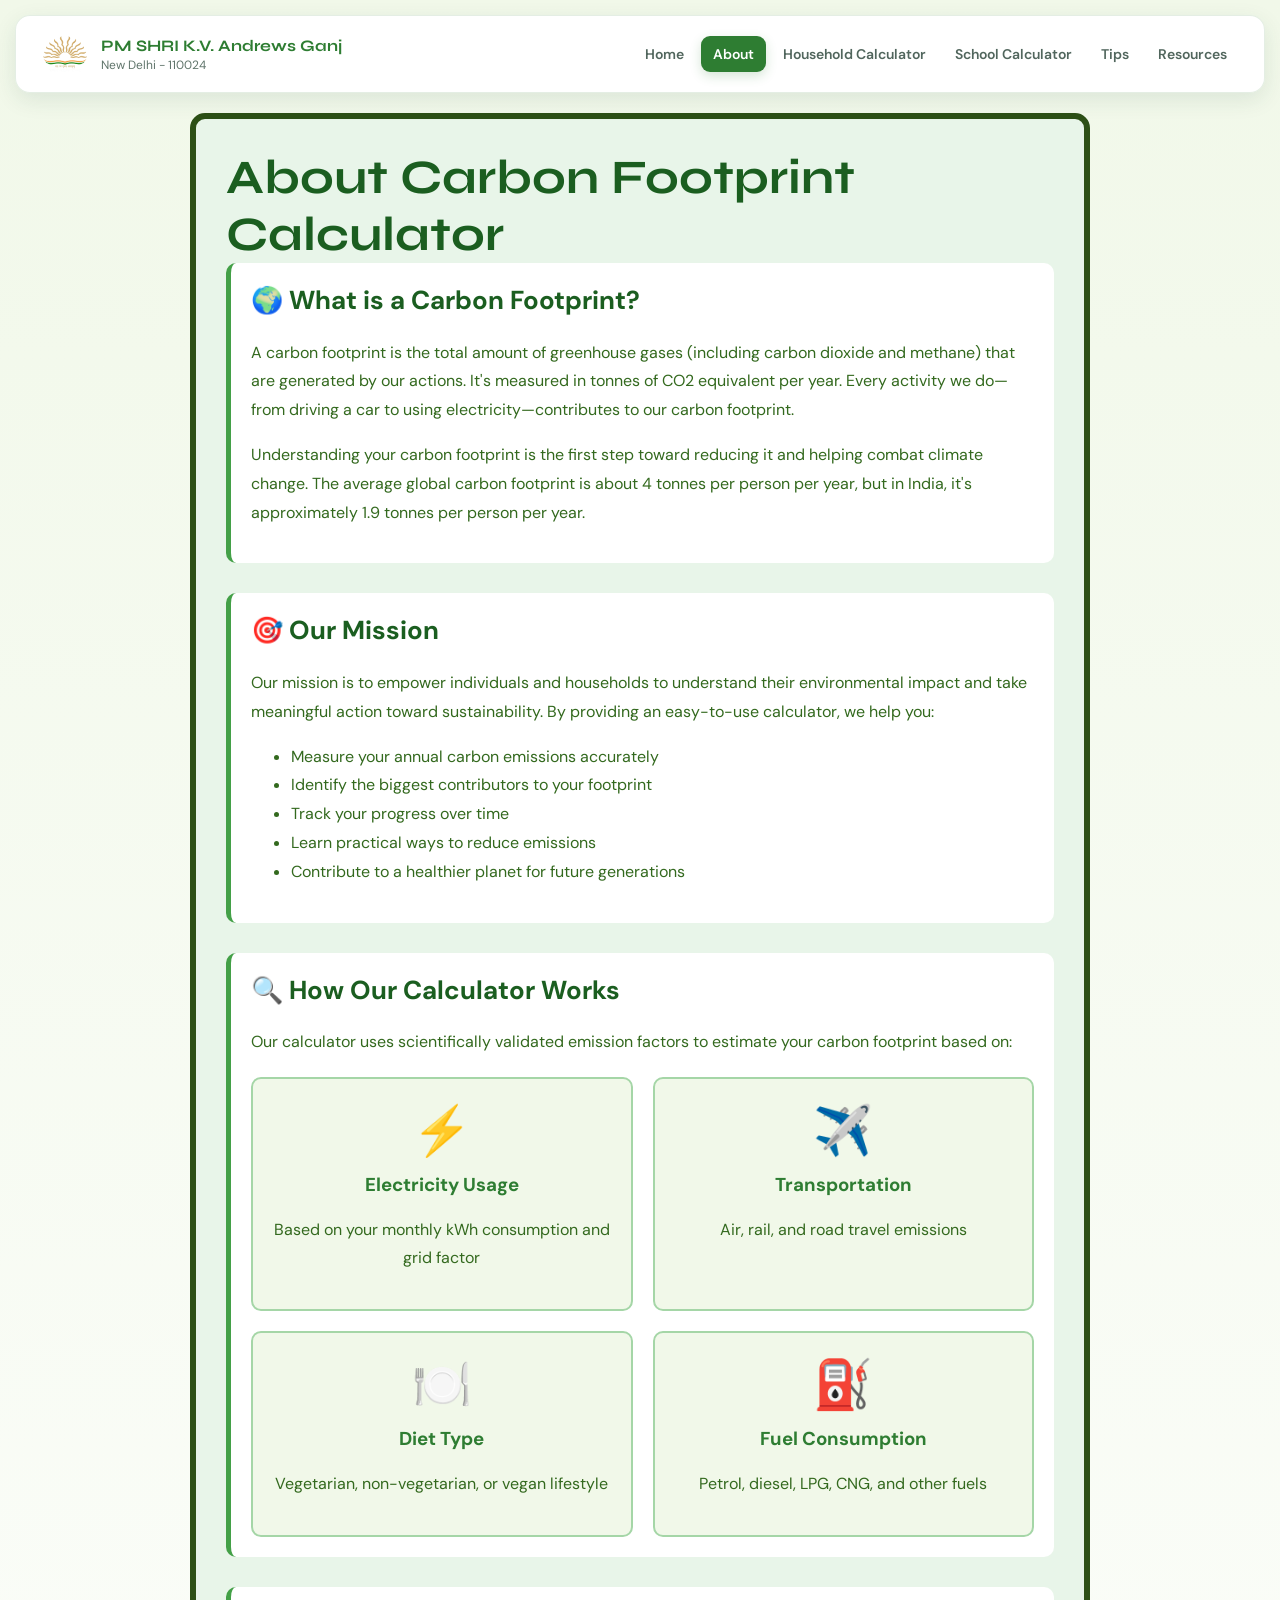
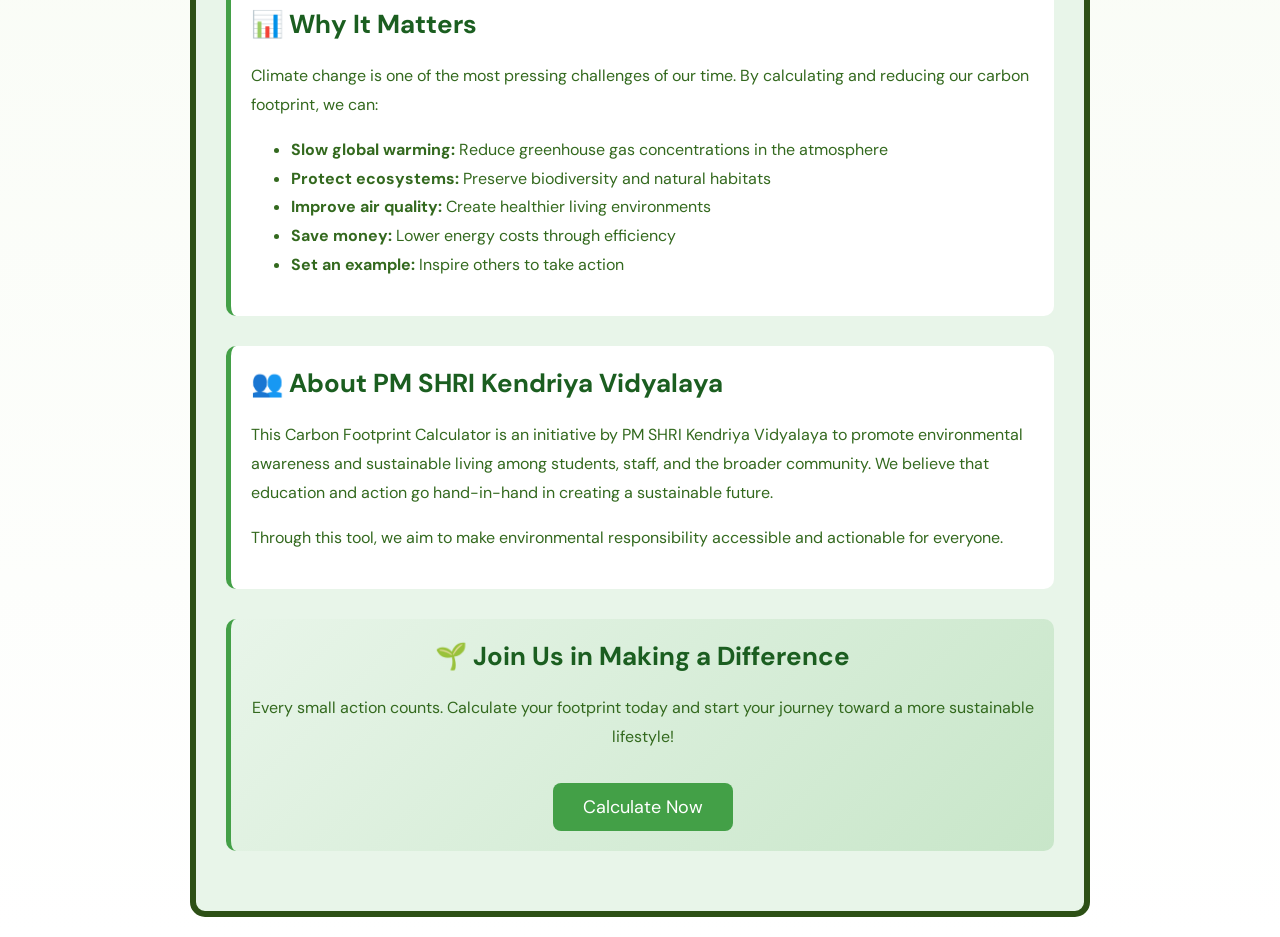
<file: about.html>
<!DOCTYPE html>
<html lang="en">
<head>
    <link rel="icon" href="d79fb0a61fbd53ce53c9c4492fc59e8f-removebg-preview.png">
    <meta charset="UTF-8">
    <meta name="viewport" content="width=device-width, initial-scale=1.0">
    <title>About - Footprint Calculator</title>
    <link rel="stylesheet" href="styles.css">
    <style>
        .about-container {
            max-width: 900px;
            margin: 20px auto;
            padding: 30px;
            background-color: #e8f5e9;
            border: 6px solid #2d5016;
            border-radius: 15px;
        }
        .about-section {
            margin-bottom: 30px;
            padding: 20px;
            background-color: white;
            border-radius: 10px;
            border-left: 5px solid #43a047;
        }
        .about-section h2 {
            color: #1b5e20;
            font-size: 26px;
            margin-top: 0;
        }
        .about-section p {
            color: #33691e;
            font-size: 16px;
            line-height: 1.8;
        }
        .feature-grid {
            display: grid;
            grid-template-columns: repeat(auto-fit, minmax(250px, 1fr));
            gap: 20px;
            margin-top: 20px;
        }
        .feature-card {
            background-color: #f1f8e9;
            padding: 20px;
            border-radius: 10px;
            text-align: center;
            border: 2px solid #a5d6a7;
        }
        .feature-card h3 {
            color: #2e7d32;
            margin-top: 10px;
        }
        .feature-icon {
            font-size: 48px;
            margin-bottom: 10px;
        }
    </style>
</head>
<body>
   <nav class="navbar">
    <div class="nav-brand">
        <img
            src="d79fb0a61fbd53ce53c9c4492fc59e8f-removebg-preview.png"
            alt="KVS Logo"
            class="kvlogo"
        >

        <div class="school-info">
            <span class="school-name">PM SHRI K.V. Andrews Ganj</span>
            <span class="school-location">New Delhi - 110024</span>
        </div>
    </div>

    <ul class="navlinks">
        <li><a href="index.html">Home</a></li>
        <li><a href="about.html" class="active">About</a></li>
        <li><a href="household.html">Household Calculator</a></li>
        <li><a href="school.html">School Calculator</a></li>
        <li><a href="tips.html">Tips</a></li>
        <li><a href="resources.html">Resources</a></li>
        
    </ul>
</nav>

    <div class="about-container">
        <h1 class="hd1">About Carbon Footprint Calculator</h1>
        
        <div class="about-section">
            <h2>🌍 What is a Carbon Footprint?</h2>
            <p>A carbon footprint is the total amount of greenhouse gases (including carbon dioxide and methane) that are generated by our actions. It's measured in tonnes of CO2 equivalent per year. Every activity we do—from driving a car to using electricity—contributes to our carbon footprint.</p>
            <p>Understanding your carbon footprint is the first step toward reducing it and helping combat climate change. The average global carbon footprint is about 4 tonnes per person per year, but in India, it's approximately 1.9 tonnes per person per year.</p>
        </div>

        <div class="about-section">
            <h2>🎯 Our Mission</h2>
            <p>Our mission is to empower individuals and households to understand their environmental impact and take meaningful action toward sustainability. By providing an easy-to-use calculator, we help you:</p>
            <ul style="color: #33691e; font-size: 16px; line-height: 1.8;">
                <li>Measure your annual carbon emissions accurately</li>
                <li>Identify the biggest contributors to your footprint</li>
                <li>Track your progress over time</li>
                <li>Learn practical ways to reduce emissions</li>
                <li>Contribute to a healthier planet for future generations</li>
            </ul>
        </div>

        <div class="about-section">
            <h2>🔍 How Our Calculator Works</h2>
            <p>Our calculator uses scientifically validated emission factors to estimate your carbon footprint based on:</p>
            <div class="feature-grid">
                <div class="feature-card">
                    <div class="feature-icon">⚡</div>
                    <h3>Electricity Usage</h3>
                    <p>Based on your monthly kWh consumption and grid factor</p>
                </div>
                <div class="feature-card">
                    <div class="feature-icon">✈️</div>
                    <h3>Transportation</h3>
                    <p>Air, rail, and road travel emissions</p>
                </div>
                <div class="feature-card">
                    <div class="feature-icon">🍽️</div>
                    <h3>Diet Type</h3>
                    <p>Vegetarian, non-vegetarian, or vegan lifestyle</p>
                </div>
                <div class="feature-card">
                    <div class="feature-icon">⛽</div>
                    <h3>Fuel Consumption</h3>
                    <p>Petrol, diesel, LPG, CNG, and other fuels</p>
                </div>
            </div>
        </div>

        <div class="about-section">
            <h2>📊 Why It Matters</h2>
            <p>Climate change is one of the most pressing challenges of our time. By calculating and reducing our carbon footprint, we can:</p>
            <ul style="color: #33691e; font-size: 16px; line-height: 1.8;">
                <li><strong>Slow global warming:</strong> Reduce greenhouse gas concentrations in the atmosphere</li>
                <li><strong>Protect ecosystems:</strong> Preserve biodiversity and natural habitats</li>
                <li><strong>Improve air quality:</strong> Create healthier living environments</li>
                <li><strong>Save money:</strong> Lower energy costs through efficiency</li>
                <li><strong>Set an example:</strong> Inspire others to take action</li>
            </ul>
        </div>

        <div class="about-section">
            <h2>👥 About PM SHRI Kendriya Vidyalaya</h2>
            <p>This Carbon Footprint Calculator is an initiative by PM SHRI Kendriya Vidyalaya to promote environmental awareness and sustainable living among students, staff, and the broader community. We believe that education and action go hand-in-hand in creating a sustainable future.</p>
            <p>Through this tool, we aim to make environmental responsibility accessible and actionable for everyone.</p>
        </div>

        <div class="about-section" style="background: linear-gradient(135deg, #e8f5e9 0%, #c8e6c9 100%); text-align: center;">
            <h2>🌱 Join Us in Making a Difference</h2>
            <p>Every small action counts. Calculate your footprint today and start your journey toward a more sustainable lifestyle!</p>
            <a href="household.html" style="display: inline-block; background-color: #43a047; color: white; padding: 12px 30px; border-radius: 8px; text-decoration: none; font-size: 18px; margin-top: 15px;">Calculate Now</a>
        </div>
    </div>

</body>
</html>
</file>
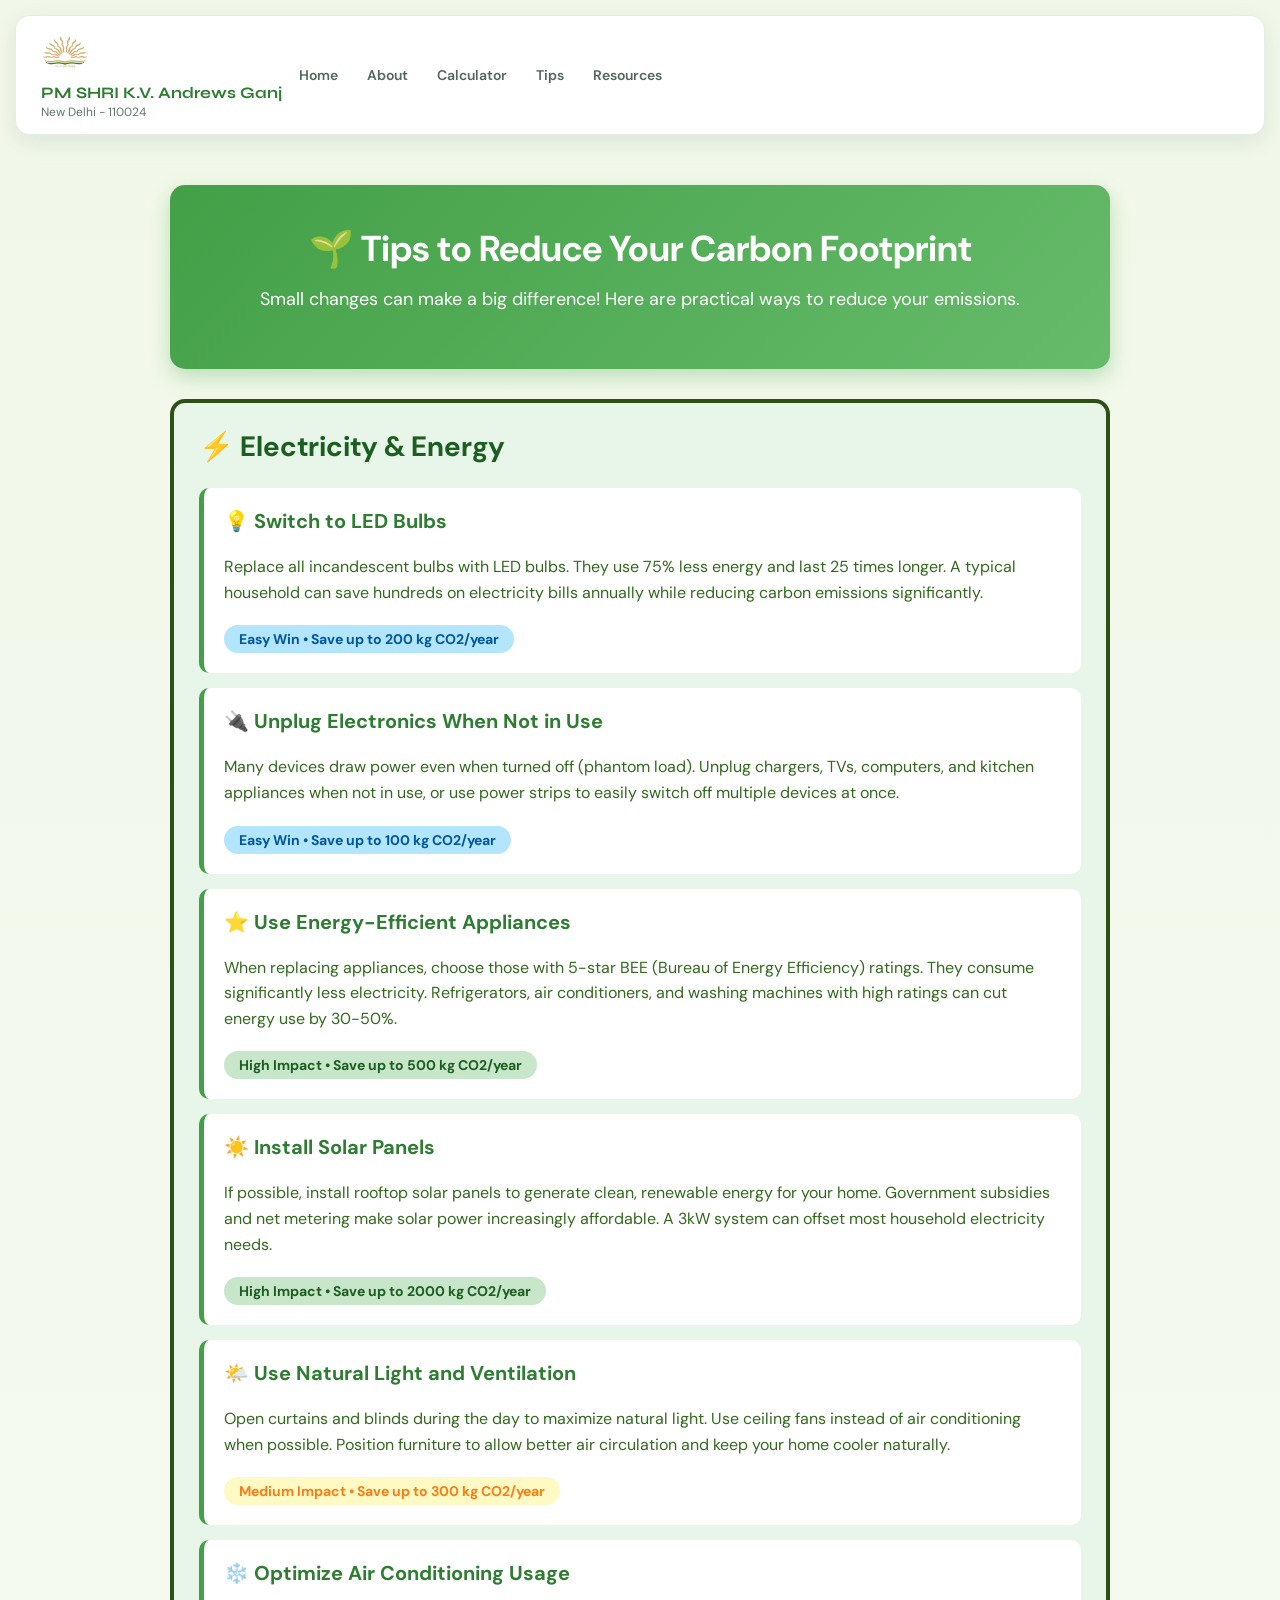
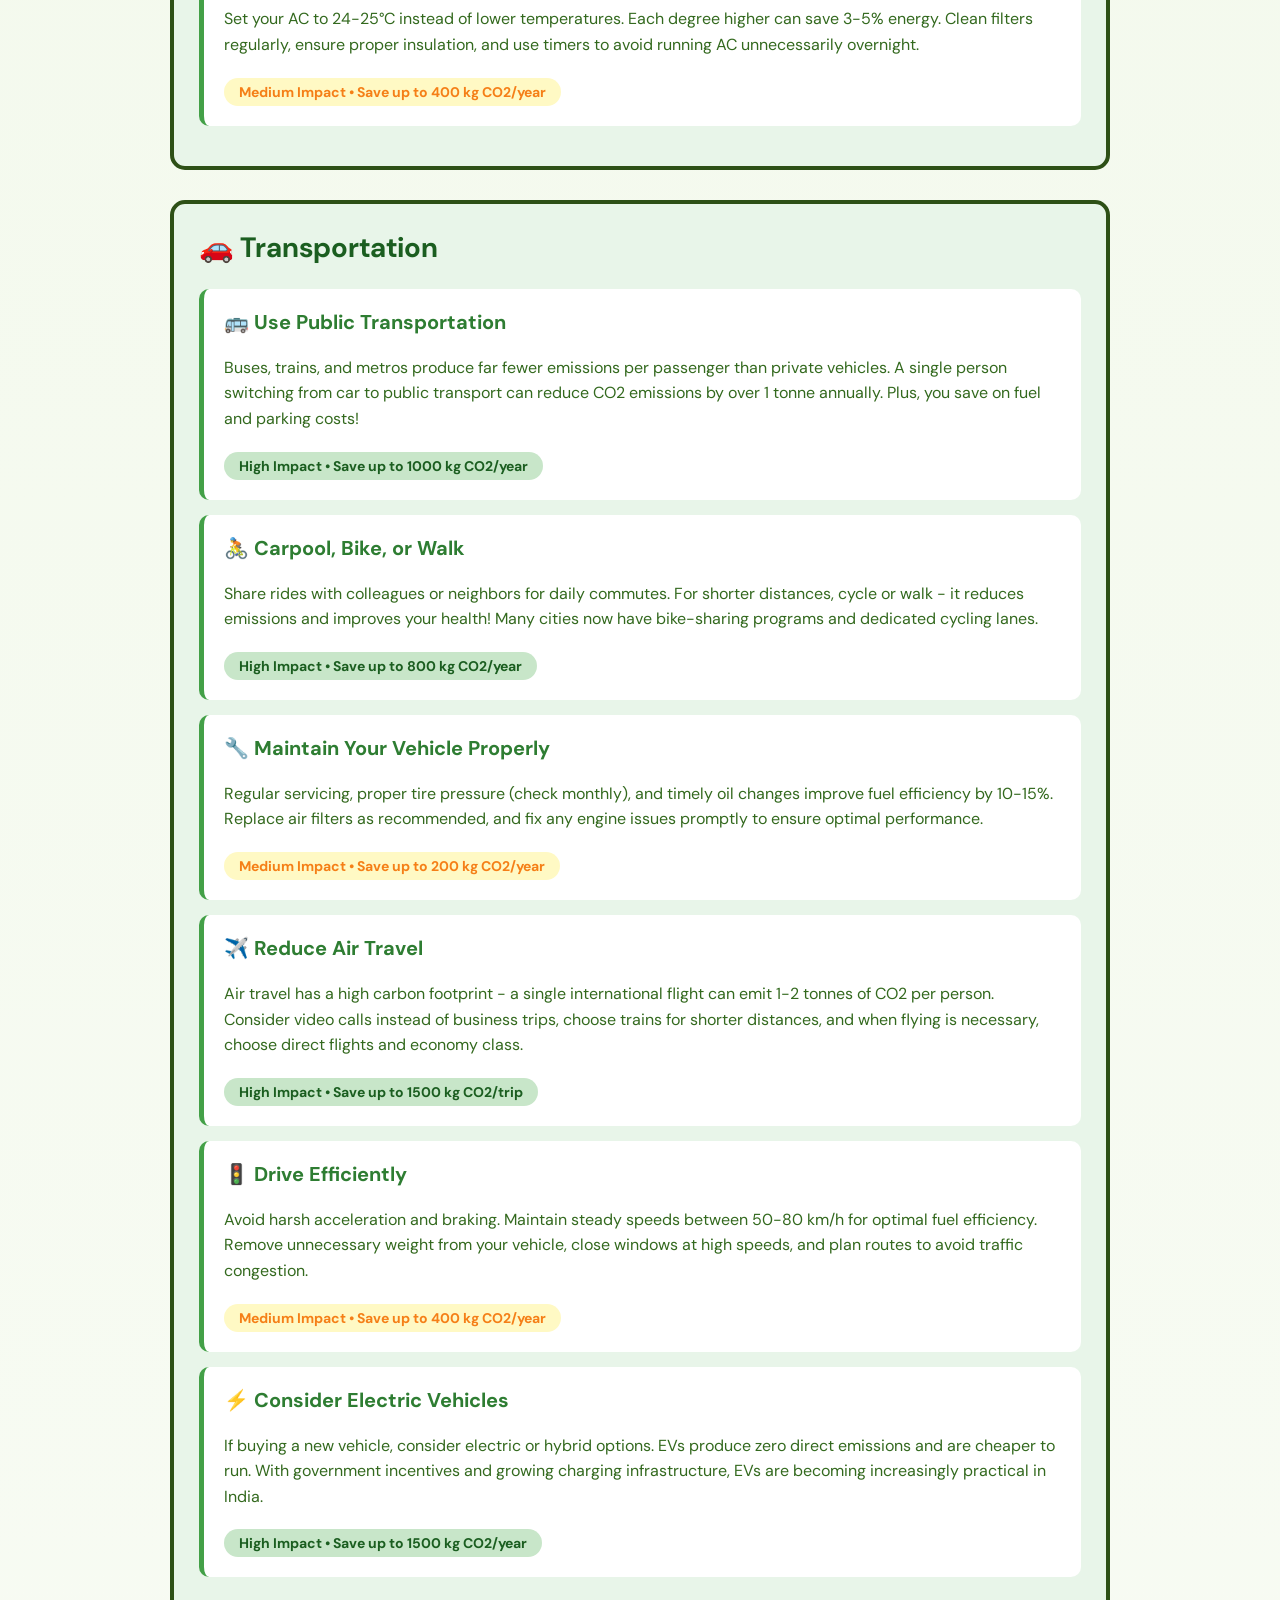
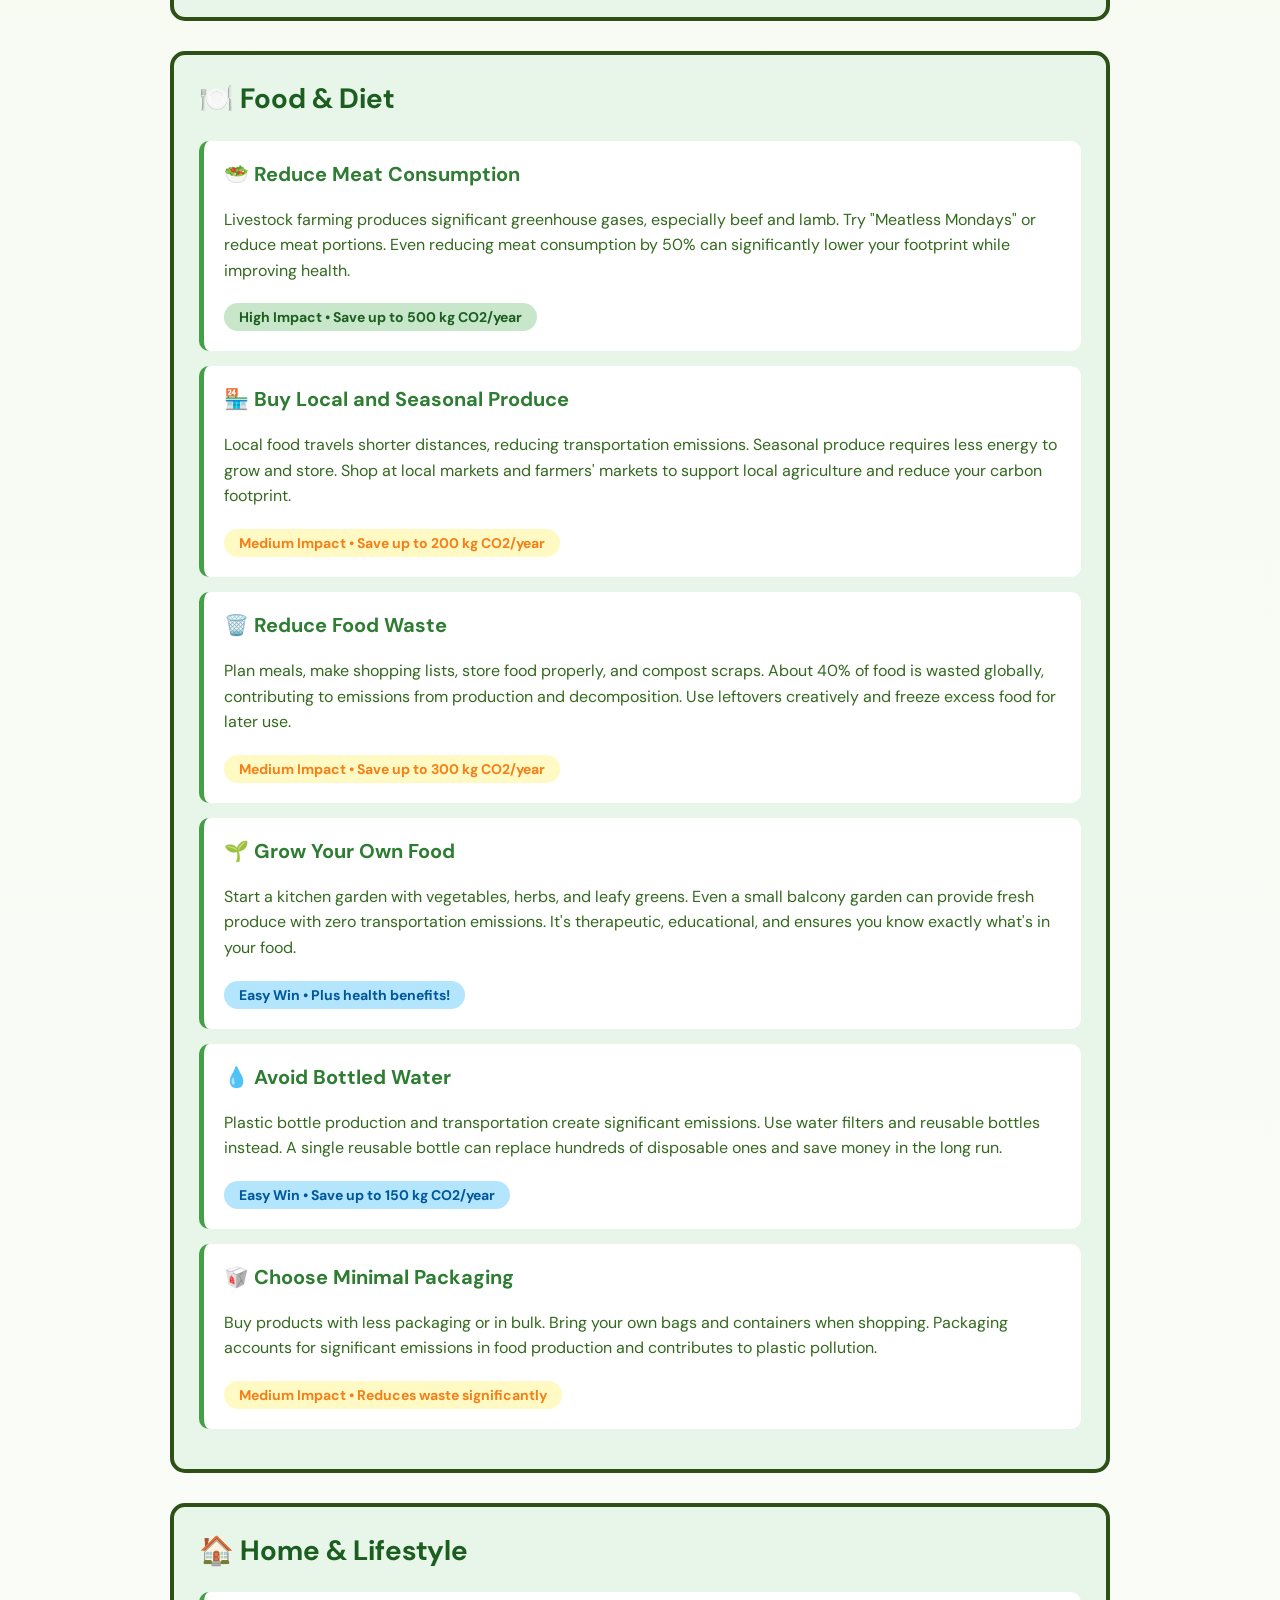
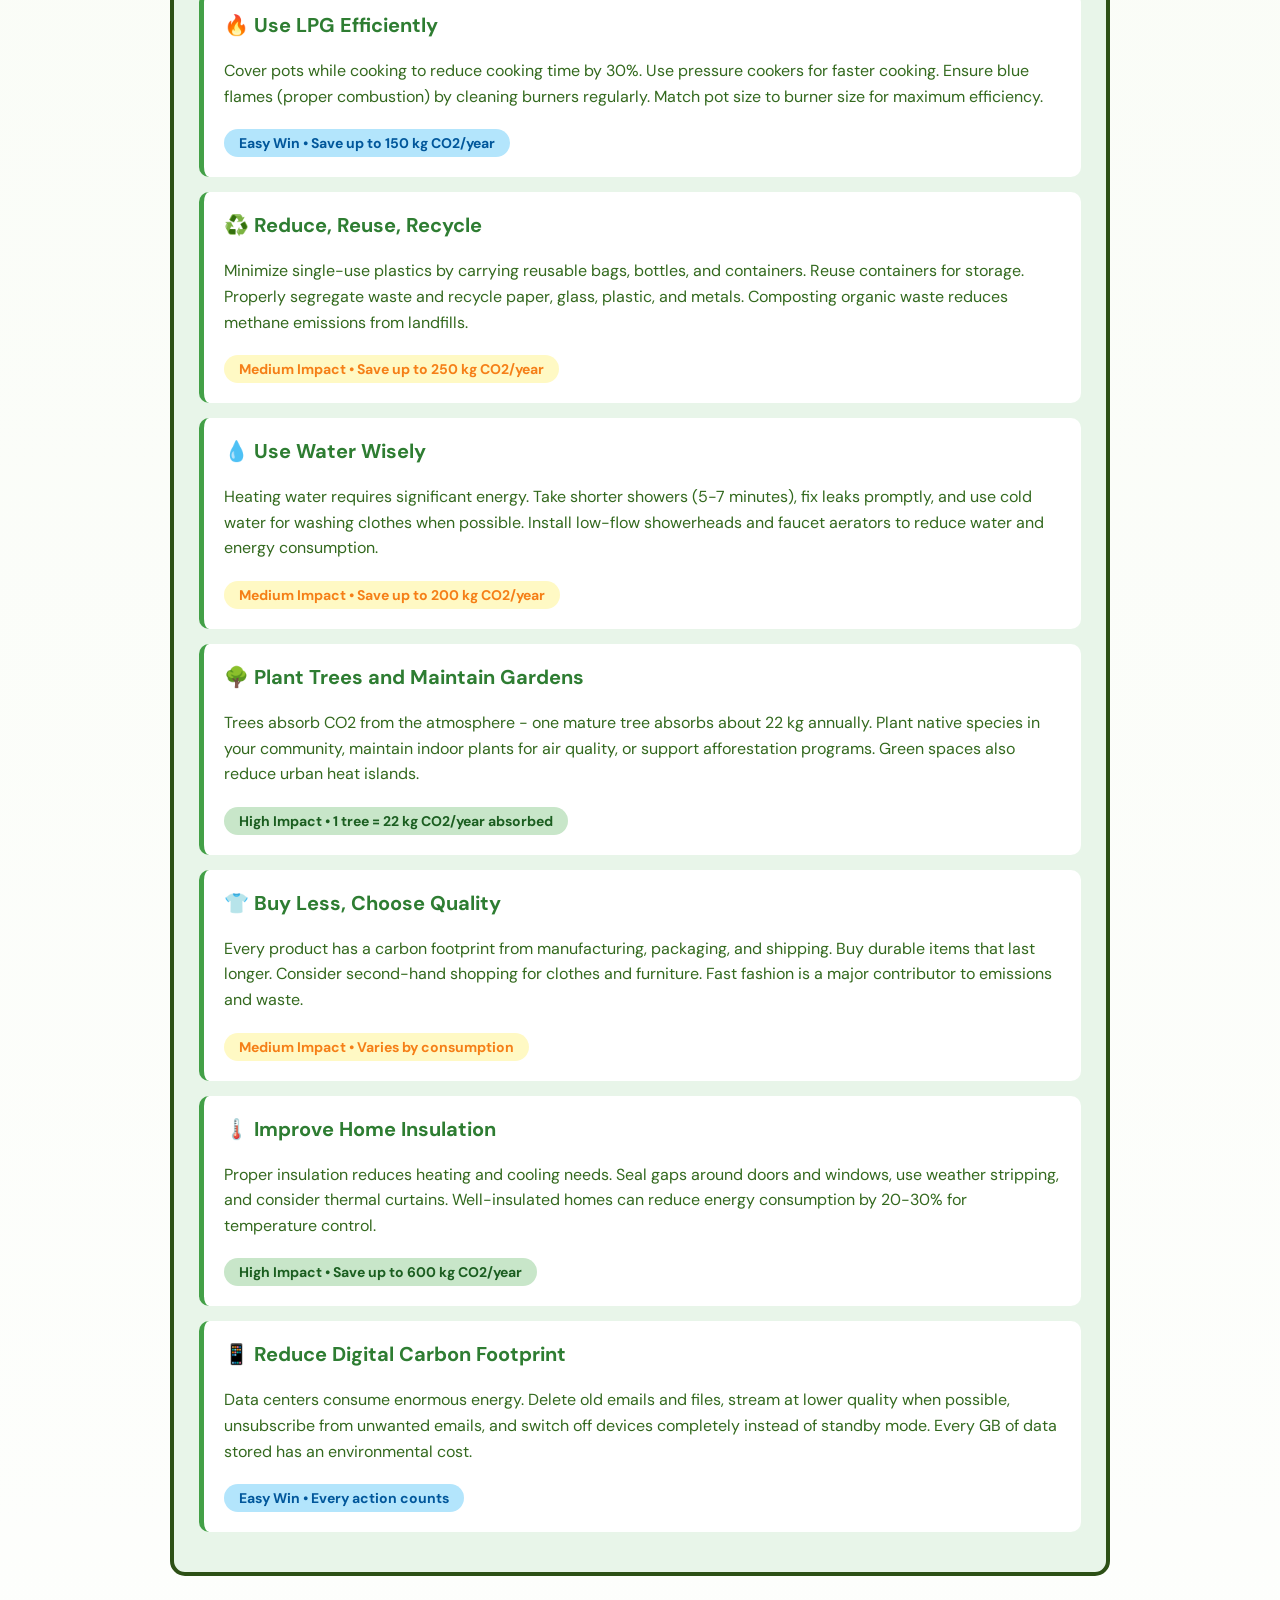
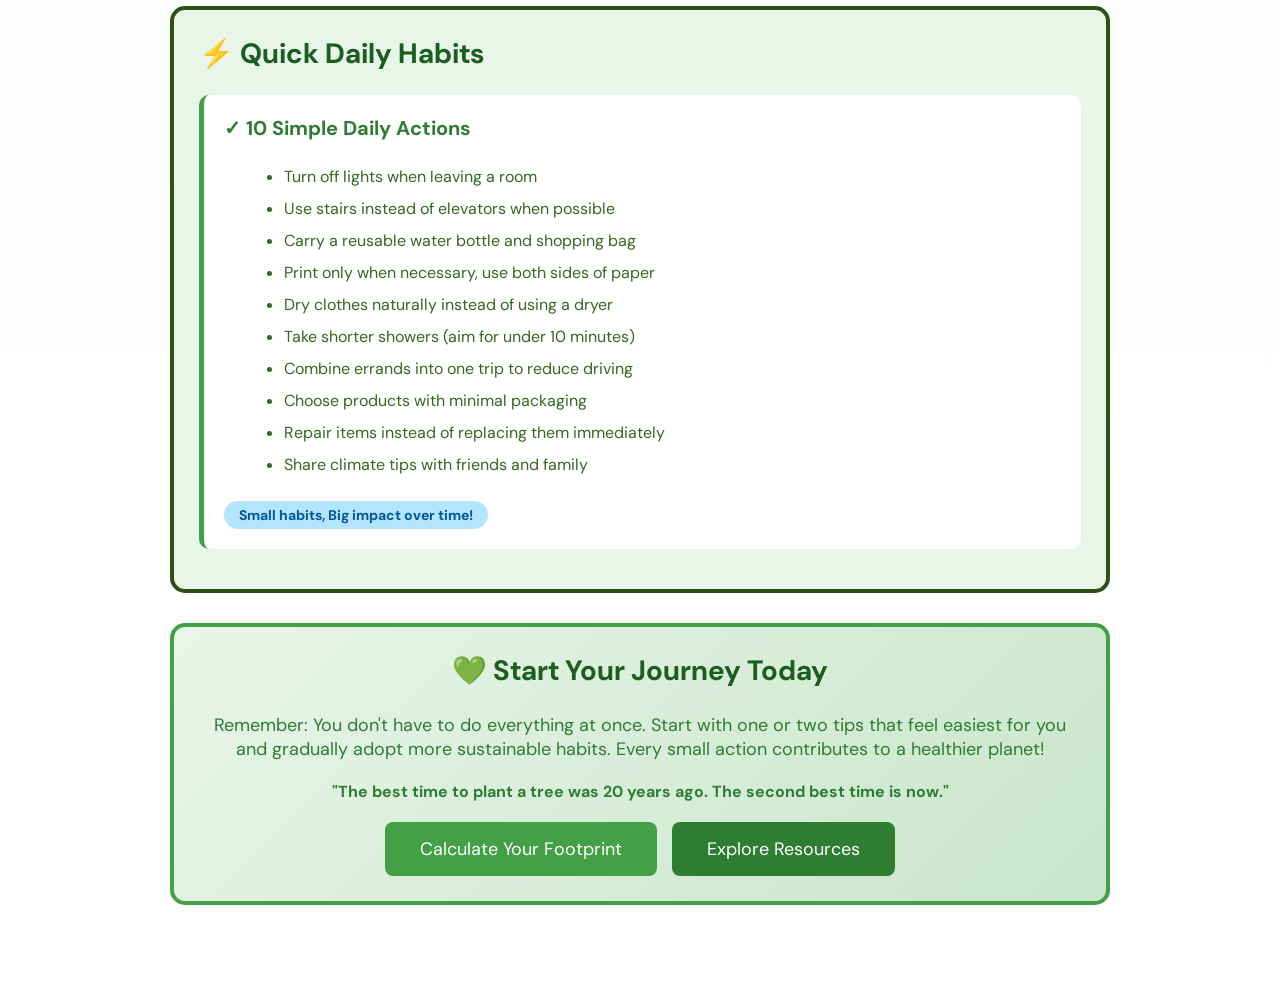
<file: Copy of tips.html>
<!DOCTYPE html>
<html lang="en">
<head>
    <link rel="icon" href="d79fb0a61fbd53ce53c9c4492fc59e8f-removebg-preview.png">
    <meta charset="UTF-8">
    <meta name="viewport" content="width=device-width, initial-scale=1.0">
    <title>Tips - Footprint Calculator</title>
    <link rel="stylesheet" href="styles.css">
    <style>
        .tips-container {
            max-width: 1000px;
            margin: 20px auto;
            padding: 30px;
        }
        .tips-header {
            text-align: center;
            background: linear-gradient(135deg, #43a047 0%, #66bb6a 100%);
            padding: 40px;
            border-radius: 15px;
            color: white;
            margin-bottom: 30px;
            box-shadow: 0 8px 20px rgba(67, 160, 71, 0.3);
        }
        .tips-category {
            margin-bottom: 30px;
            background-color: #e8f5e9;
            border: 4px solid #2d5016;
            border-radius: 15px;
            padding: 25px;
        }
        .tips-category h2 {
            color: #1b5e20;
            font-size: 28px;
            margin-top: 0;
            display: flex;
            align-items: center;
            gap: 15px;
        }
        .tip-item {
            background-color: white;
            padding: 20px;
            margin: 15px 0;
            border-radius: 10px;
            border-left: 5px solid #43a047;
            transition: transform 0.3s, box-shadow 0.3s;
        }
        .tip-item:hover {
            transform: translateX(10px);
            box-shadow: 0 4px 12px rgba(67, 160, 71, 0.2);
        }
        .tip-item h3 {
            color: #2e7d32;
            margin-top: 0;
            font-size: 20px;
        }
        .tip-item p {
            color: #33691e;
            line-height: 1.6;
            margin: 10px 0;
        }
        .impact-badge {
            display: inline-block;
            padding: 5px 15px;
            border-radius: 20px;
            font-size: 14px;
            font-weight: bold;
            margin-top: 10px;
        }
        .high-impact {
            background-color: #c8e6c9;
            color: #1b5e20;
        }
        .medium-impact {
            background-color: #fff9c4;
            color: #f57f17;
        }
        .easy-win {
            background-color: #b3e5fc;
            color: #01579b;
        }
        .action-buttons {
            display: flex;
            gap: 15px;
            flex-wrap: wrap;
            justify-content: center;
        }
        .action-button {
            display: inline-block;
            background-color: #43a047;
            color: white;
            padding: 15px 35px;
            border-radius: 8px;
            text-decoration: none;
            font-size: 18px;
            transition: background-color 0.3s, transform 0.3s;
        }
        .action-button:hover {
            background-color: #2e7d32;
            transform: translateY(-3px);
        }
        .action-button.secondary {
            background-color: #2e7d32;
        }
        .action-button.secondary:hover {
            background-color: #1b5e20;
        }
    </style>
</head>
<body>
    <nav class="navbar">
        <ul class="navlinks">
            <li class="heading">
    <img class="kvlogo" src="d79fb0a61fbd53ce53c9c4492fc59e8f-removebg-preview.png">
    <div class="school-info">
        <span class="school-name">PM SHRI K.V. Andrews Ganj</span>
        <span class="school-location">New Delhi - 110024</span>
    </div>
</li>
            <li><a href="index.html">Home</a></li>
            <li><a href="about.html">About</a></li>
            <li><a href="index.html">Calculator</a></li>
            <li><a href="tips.html">Tips</a></li>
            <li><a href="resources.html">Resources</a></li>
        </ul>
    </nav>

    <div class="tips-container">
        <div class="tips-header">
            <h1 style="margin: 0; font-size: 36px;">🌱 Tips to Reduce Your Carbon Footprint</h1>
            <p style="margin-top: 15px; font-size: 18px;">Small changes can make a big difference! Here are practical ways to reduce your emissions.</p>
        </div>

        <!-- Electricity Tips -->
        <div class="tips-category">
            <h2>⚡ Electricity & Energy</h2>
            
            <div class="tip-item">
                <h3>💡 Switch to LED Bulbs</h3>
                <p>Replace all incandescent bulbs with LED bulbs. They use 75% less energy and last 25 times longer. A typical household can save hundreds on electricity bills annually while reducing carbon emissions significantly.</p>
                <span class="impact-badge easy-win">Easy Win • Save up to 200 kg CO2/year</span>
            </div>

            <div class="tip-item">
                <h3>🔌 Unplug Electronics When Not in Use</h3>
                <p>Many devices draw power even when turned off (phantom load). Unplug chargers, TVs, computers, and kitchen appliances when not in use, or use power strips to easily switch off multiple devices at once.</p>
                <span class="impact-badge easy-win">Easy Win • Save up to 100 kg CO2/year</span>
            </div>

            <div class="tip-item">
                <h3>⭐ Use Energy-Efficient Appliances</h3>
                <p>When replacing appliances, choose those with 5-star BEE (Bureau of Energy Efficiency) ratings. They consume significantly less electricity. Refrigerators, air conditioners, and washing machines with high ratings can cut energy use by 30-50%.</p>
                <span class="impact-badge high-impact">High Impact • Save up to 500 kg CO2/year</span>
            </div>

            <div class="tip-item">
                <h3>☀️ Install Solar Panels</h3>
                <p>If possible, install rooftop solar panels to generate clean, renewable energy for your home. Government subsidies and net metering make solar power increasingly affordable. A 3kW system can offset most household electricity needs.</p>
                <span class="impact-badge high-impact">High Impact • Save up to 2000 kg CO2/year</span>
            </div>

            <div class="tip-item">
                <h3>🌤️ Use Natural Light and Ventilation</h3>
                <p>Open curtains and blinds during the day to maximize natural light. Use ceiling fans instead of air conditioning when possible. Position furniture to allow better air circulation and keep your home cooler naturally.</p>
                <span class="impact-badge medium-impact">Medium Impact • Save up to 300 kg CO2/year</span>
            </div>

            <div class="tip-item">
                <h3>❄️ Optimize Air Conditioning Usage</h3>
                <p>Set your AC to 24-25°C instead of lower temperatures. Each degree higher can save 3-5% energy. Clean filters regularly, ensure proper insulation, and use timers to avoid running AC unnecessarily overnight.</p>
                <span class="impact-badge medium-impact">Medium Impact • Save up to 400 kg CO2/year</span>
            </div>
        </div>

        <!-- Transportation Tips -->
        <div class="tips-category">
            <h2>🚗 Transportation</h2>
            
            <div class="tip-item">
                <h3>🚌 Use Public Transportation</h3>
                <p>Buses, trains, and metros produce far fewer emissions per passenger than private vehicles. A single person switching from car to public transport can reduce CO2 emissions by over 1 tonne annually. Plus, you save on fuel and parking costs!</p>
                <span class="impact-badge high-impact">High Impact • Save up to 1000 kg CO2/year</span>
            </div>

            <div class="tip-item">
                <h3>🚴 Carpool, Bike, or Walk</h3>
                <p>Share rides with colleagues or neighbors for daily commutes. For shorter distances, cycle or walk - it reduces emissions and improves your health! Many cities now have bike-sharing programs and dedicated cycling lanes.</p>
                <span class="impact-badge high-impact">High Impact • Save up to 800 kg CO2/year</span>
            </div>

            <div class="tip-item">
                <h3>🔧 Maintain Your Vehicle Properly</h3>
                <p>Regular servicing, proper tire pressure (check monthly), and timely oil changes improve fuel efficiency by 10-15%. Replace air filters as recommended, and fix any engine issues promptly to ensure optimal performance.</p>
                <span class="impact-badge medium-impact">Medium Impact • Save up to 200 kg CO2/year</span>
            </div>

            <div class="tip-item">
                <h3>✈️ Reduce Air Travel</h3>
                <p>Air travel has a high carbon footprint - a single international flight can emit 1-2 tonnes of CO2 per person. Consider video calls instead of business trips, choose trains for shorter distances, and when flying is necessary, choose direct flights and economy class.</p>
                <span class="impact-badge high-impact">High Impact • Save up to 1500 kg CO2/trip</span>
            </div>

            <div class="tip-item">
                <h3>🚦 Drive Efficiently</h3>
                <p>Avoid harsh acceleration and braking. Maintain steady speeds between 50-80 km/h for optimal fuel efficiency. Remove unnecessary weight from your vehicle, close windows at high speeds, and plan routes to avoid traffic congestion.</p>
                <span class="impact-badge medium-impact">Medium Impact • Save up to 400 kg CO2/year</span>
            </div>

            <div class="tip-item">
                <h3>⚡ Consider Electric Vehicles</h3>
                <p>If buying a new vehicle, consider electric or hybrid options. EVs produce zero direct emissions and are cheaper to run. With government incentives and growing charging infrastructure, EVs are becoming increasingly practical in India.</p>
                <span class="impact-badge high-impact">High Impact • Save up to 1500 kg CO2/year</span>
            </div>
        </div>

        <!-- Food & Diet Tips -->
        <div class="tips-category">
            <h2>🍽️ Food & Diet</h2>
            
            <div class="tip-item">
                <h3>🥗 Reduce Meat Consumption</h3>
                <p>Livestock farming produces significant greenhouse gases, especially beef and lamb. Try "Meatless Mondays" or reduce meat portions. Even reducing meat consumption by 50% can significantly lower your footprint while improving health.</p>
                <span class="impact-badge high-impact">High Impact • Save up to 500 kg CO2/year</span>
            </div>

            <div class="tip-item">
                <h3>🏪 Buy Local and Seasonal Produce</h3>
                <p>Local food travels shorter distances, reducing transportation emissions. Seasonal produce requires less energy to grow and store. Shop at local markets and farmers' markets to support local agriculture and reduce your carbon footprint.</p>
                <span class="impact-badge medium-impact">Medium Impact • Save up to 200 kg CO2/year</span>
            </div>

            <div class="tip-item">
                <h3>🗑️ Reduce Food Waste</h3>
                <p>Plan meals, make shopping lists, store food properly, and compost scraps. About 40% of food is wasted globally, contributing to emissions from production and decomposition. Use leftovers creatively and freeze excess food for later use.</p>
                <span class="impact-badge medium-impact">Medium Impact • Save up to 300 kg CO2/year</span>
            </div>

            <div class="tip-item">
                <h3>🌱 Grow Your Own Food</h3>
                <p>Start a kitchen garden with vegetables, herbs, and leafy greens. Even a small balcony garden can provide fresh produce with zero transportation emissions. It's therapeutic, educational, and ensures you know exactly what's in your food.</p>
                <span class="impact-badge easy-win">Easy Win • Plus health benefits!</span>
            </div>

            <div class="tip-item">
                <h3>💧 Avoid Bottled Water</h3>
                <p>Plastic bottle production and transportation create significant emissions. Use water filters and reusable bottles instead. A single reusable bottle can replace hundreds of disposable ones and save money in the long run.</p>
                <span class="impact-badge easy-win">Easy Win • Save up to 150 kg CO2/year</span>
            </div>

            <div class="tip-item">
                <h3>🥡 Choose Minimal Packaging</h3>
                <p>Buy products with less packaging or in bulk. Bring your own bags and containers when shopping. Packaging accounts for significant emissions in food production and contributes to plastic pollution.</p>
                <span class="impact-badge medium-impact">Medium Impact • Reduces waste significantly</span>
            </div>
        </div>

        <!-- Home & Lifestyle Tips -->
        <div class="tips-category">
            <h2>🏠 Home & Lifestyle</h2>
            
            <div class="tip-item">
                <h3>🔥 Use LPG Efficiently</h3>
                <p>Cover pots while cooking to reduce cooking time by 30%. Use pressure cookers for faster cooking. Ensure blue flames (proper combustion) by cleaning burners regularly. Match pot size to burner size for maximum efficiency.</p>
                <span class="impact-badge easy-win">Easy Win • Save up to 150 kg CO2/year</span>
            </div>

            <div class="tip-item">
                <h3>♻️ Reduce, Reuse, Recycle</h3>
                <p>Minimize single-use plastics by carrying reusable bags, bottles, and containers. Reuse containers for storage. Properly segregate waste and recycle paper, glass, plastic, and metals. Composting organic waste reduces methane emissions from landfills.</p>
                <span class="impact-badge medium-impact">Medium Impact • Save up to 250 kg CO2/year</span>
            </div>

            <div class="tip-item">
                <h3>💧 Use Water Wisely</h3>
                <p>Heating water requires significant energy. Take shorter showers (5-7 minutes), fix leaks promptly, and use cold water for washing clothes when possible. Install low-flow showerheads and faucet aerators to reduce water and energy consumption.</p>
                <span class="impact-badge medium-impact">Medium Impact • Save up to 200 kg CO2/year</span>
            </div>

            <div class="tip-item">
                <h3>🌳 Plant Trees and Maintain Gardens</h3>
                <p>Trees absorb CO2 from the atmosphere - one mature tree absorbs about 22 kg annually. Plant native species in your community, maintain indoor plants for air quality, or support afforestation programs. Green spaces also reduce urban heat islands.</p>
                <span class="impact-badge high-impact">High Impact • 1 tree = 22 kg CO2/year absorbed</span>
            </div>

            <div class="tip-item">
                <h3>👕 Buy Less, Choose Quality</h3>
                <p>Every product has a carbon footprint from manufacturing, packaging, and shipping. Buy durable items that last longer. Consider second-hand shopping for clothes and furniture. Fast fashion is a major contributor to emissions and waste.</p>
                <span class="impact-badge medium-impact">Medium Impact • Varies by consumption</span>
            </div>

            <div class="tip-item">
                <h3>🌡️ Improve Home Insulation</h3>
                <p>Proper insulation reduces heating and cooling needs. Seal gaps around doors and windows, use weather stripping, and consider thermal curtains. Well-insulated homes can reduce energy consumption by 20-30% for temperature control.</p>
                <span class="impact-badge high-impact">High Impact • Save up to 600 kg CO2/year</span>
            </div>

            <div class="tip-item">
                <h3>📱 Reduce Digital Carbon Footprint</h3>
                <p>Data centers consume enormous energy. Delete old emails and files, stream at lower quality when possible, unsubscribe from unwanted emails, and switch off devices completely instead of standby mode. Every GB of data stored has an environmental cost.</p>
                <span class="impact-badge easy-win">Easy Win • Every action counts</span>
            </div>
        </div>

        <!-- Additional Quick Tips -->
        <div class="tips-category">
            <h2>⚡ Quick Daily Habits</h2>
            
            <div class="tip-item">
                <h3>✓ 10 Simple Daily Actions</h3>
                <ul style="color: #33691e; line-height: 2; margin: 10px 0 10px 20px;">
                    <li>Turn off lights when leaving a room</li>
                    <li>Use stairs instead of elevators when possible</li>
                    <li>Carry a reusable water bottle and shopping bag</li>
                    <li>Print only when necessary, use both sides of paper</li>
                    <li>Dry clothes naturally instead of using a dryer</li>
                    <li>Take shorter showers (aim for under 10 minutes)</li>
                    <li>Combine errands into one trip to reduce driving</li>
                    <li>Choose products with minimal packaging</li>
                    <li>Repair items instead of replacing them immediately</li>
                    <li>Share climate tips with friends and family</li>
                </ul>
                <span class="impact-badge easy-win">Small habits, Big impact over time!</span>
            </div>
        </div>

        <!-- Call to Action -->
        <div class="tips-category" style="background: linear-gradient(135deg, #e8f5e9 0%, #c8e6c9 100%); text-align: center; border: 4px solid #43a047;">
            <h2 style="justify-content: center;">💚 Start Your Journey Today</h2>
            <p style="font-size: 18px; color: #2e7d32; margin: 20px 0;">Remember: You don't have to do everything at once. Start with one or two tips that feel easiest for you and gradually adopt more sustainable habits. Every small action contributes to a healthier planet!</p>
            <p style="font-size: 16px; color: #2e7d32; margin: 20px 0; font-weight: bold;">"The best time to plant a tree was 20 years ago. The second best time is now."</p>
            <div class="action-buttons">
                <a href="index.html" class="action-button">Calculate Your Footprint</a>
                <a href="resources.html" class="action-button secondary">Explore Resources</a>
            </div>
        </div>
    </div>

</body>
</html>
</file>
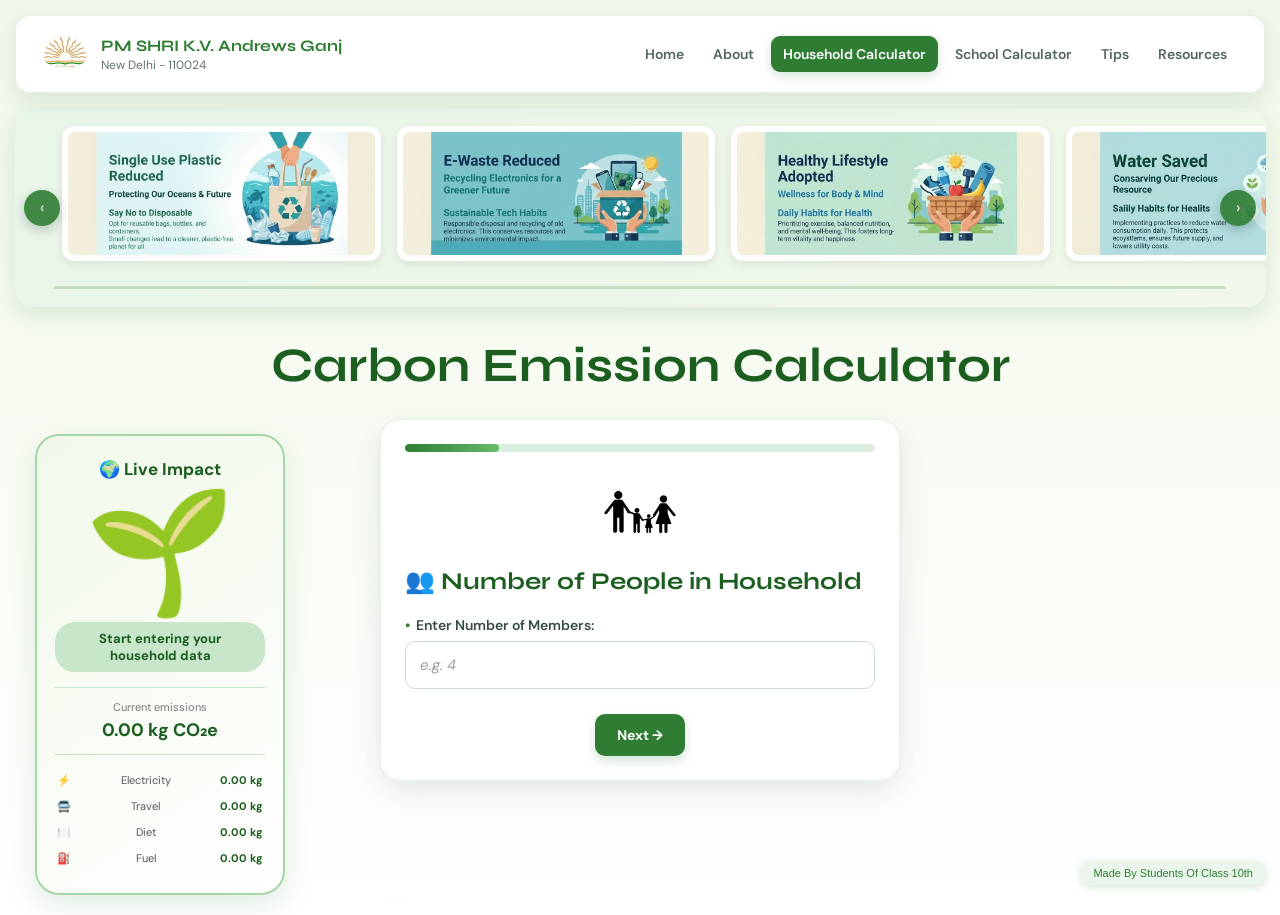
<file: household.html>
<!DOCTYPE html>
<html lang="en">
<head>
    <link rel="icon" href="d79fb0a61fbd53ce53c9c4492fc59e8f-removebg-preview.png">
    <meta charset="UTF-8">
    <meta name="viewport" content="width=device-width, initial-scale=1.0">
    <title>Footprint Calculator</title>
    <link rel="stylesheet" href="styles.css">
</head>
<body>
   <nav class="navbar">
    <div class="nav-brand">
        <img
            src="d79fb0a61fbd53ce53c9c4492fc59e8f-removebg-preview.png"
            alt="KVS Logo"
            class="kvlogo"
        >

        <div class="school-info">
            <span class="school-name">PM SHRI K.V. Andrews Ganj</span>
            <span class="school-location">New Delhi - 110024</span>
        </div>
    </div>

    <ul class="navlinks">
        <li><a href="index.html">Home</a></li>
        <li><a href="about.html">About</a></li>
        <li><a href="household.html" class="active">Household Calculator</a></li>
        <li><a href="school.html">School Calculator</a></li>
        <li><a href="tips.html">Tips</a></li>
        <li><a href="resources.html">Resources</a></li>
    </ul>
</nav>
    <!-- ISA Infinite Image Slider -->
    <div class="isa-slider">
        <h2 class="slider-title">🌱 Mission LiFE Initiatives</h2>
        
        <!-- Navigation Arrows -->
        <button class="slider-nav prev" onclick="manualScroll('prev')">‹</button>
        <button class="slider-nav next" onclick="manualScroll('next')">›</button>
        
        <div class="isa-track" id="isaTrack">
            <a href="https://missionlife-moefcc.nic.in/sup-index.php" target="_blank"><img src="cropped_1.png" alt="ISA"></a>
            <a href="https://missionlife-moefcc.nic.in/reduce-e-waste-index.php" target="_blank"><img src="cropped_2.png" alt="ISA"></a>
            <a href="https://missionlife-moefcc.nic.in/ahls-index.php" target="_blank"><img src="cropped_3.png" alt="ISA"></a>
            <a href="https://missionlife-moefcc.nic.in/save-water-index.php" target="_blank"><img src="cropped_4.png" alt="ISA"></a>
            <a href="https://missionlife-moefcc.nic.in/asfs-index.php" target="_blank"><img src="cropped_5.png" alt="ISA"></a>
            <a href="https://missionlife-moefcc.nic.in/save-energy-index.php" target="_blank"><img src="cropped_6.png" alt="ISA"></a>
            <a href="https://missionlife-moefcc.nic.in/reduce-waste-index.php" target="_blank"><img src="cropped_7.png" alt="ISA"></a>

            <!-- Duplicate for Infinite Loop -->
            <a href="https://missionlife-moefcc.nic.in/sup-index.php" target="_blank"><img src="cropped_1.png" alt="ISA"></a>
            <a href="https://missionlife-moefcc.nic.in/reduce-e-waste-index.php" target="_blank"><img src="cropped_2.png" alt="ISA"></a>
            <a href="https://missionlife-moefcc.nic.in/ahls-index.php" target="_blank"><img src="cropped_3.png" alt="ISA"></a>
            <a href="https://missionlife-moefcc.nic.in/save-water-index.php" target="_blank"><img src="cropped_4.png" alt="ISA"></a>
            <a href="https://missionlife-moefcc.nic.in/asfs-index.php" target="_blank"><img src="cropped_5.png" alt="ISA"></a>
            <a href="https://missionlife-moefcc.nic.in/save-energy-index.php" target="_blank"><img src="cropped_6.png" alt="ISA"></a>
            <a href="https://missionlife-moefcc.nic.in/reduce-waste-index.php" target="_blank"><img src="cropped_7.png" alt="ISA"></a>
        </div>
        
        <!-- Progress Bar -->
        <div class="slider-progress">
            <div class="slider-progress-bar"></div>
        </div>
    </div>

    <div class="headline">
        <h1 class="hd1">Carbon Emission Calculator</h1>
    </div>

<!-- =========================================================
     LIVE IMPACT TREE — HOUSEHOLD
========================================================= -->

<div class="live-tree-box household-live-tree">

    <div class="live-tree-title">
        🌍 Live Impact
    </div>

    <div id="householdLiveTreeEmoji" class="live-tree-emoji">
        🌱
    </div>

    <div id="householdTreeCondition" class="live-tree-condition">
        Start entering your household data
    </div>

    <div class="live-tree-emission">
        <span>Current emissions</span>

        <strong id="householdLiveCO2">
            0.00 kg CO₂e
        </strong>
    </div>

    <div class="live-tree-breakdown">

        <div>
            ⚡
            <span>Electricity</span>
            <strong id="householdLiveElectricity">
                0.00 kg
            </strong>
        </div>

        <div>
            🚍
            <span>Travel</span>
            <strong id="householdLiveTransport">
                0.00 kg
            </strong>
        </div>

        <div>
            🍽️
            <span>Diet</span>
            <strong id="householdLiveDiet">
                0.00 kg
            </strong>
        </div>

        <div>
            ⛽
            <span>Fuel</span>
            <strong id="householdLiveFuel">
                0.00 kg
            </strong>
        </div>
    </div>
</div>
    
    <!-- STEP 1 -->
    <div class="Ecalc step" id="step1">
        <div class="progress-bar">
            <div class="progress-fill" style="width: 20%;"></div>
        </div>
        
        <img class="elecLogo" src="household.png" alt="Household">
        <h2 class="hd2">👥 Number of People in Household</h2>
        
        <label class="textx"><span class="bt">•</span>Enter Number of Members:</label>
        <input type="number" id="peopleCount" placeholder="e.g. 4" min="1">
        
        <div class="button-container">
            <button id="nextBtn1" onclick="nextStep(2)">Next →</button>
        </div>
    </div>

    <!-- STEP 2 -->
    <div class="Ecalc step" id="step2" style="display:none;">
        <div class="progress-bar">
            <div class="progress-fill" style="width: 40%;"></div>
        </div>
        
        <img class="elecLogo" src="power.png" alt="Electricity">
        <h2 class="hd2">⚡ Electricity Usage</h2>
        
        <label class="textx"><span class="bt">•</span>Electricity Usage (kWh Monthly):</label>
        <input type="number" id="electricityUsage" placeholder="e.g. 250" min="0">
        
        <label class="textx"><span class="bt">•</span>Grid Factor (0.82 for India):</label>
        <input type="number" id="gridFactor" value="0.82" step="0.01" min="0">
        
        <label class="textx"><span class="bt">•</span>Solar Power Generated (kWh Monthly):</label>
        <input type="number" id="solarPanel" placeholder="e.g. 50" min="0">
        
        <div class="button-container">
            <button class="backBtn" onclick="prevStep(1)">← Back</button>
            <button id="nextBtn1" onclick="nextStep(3)">Next →</button>
        </div>
    </div>

    <!-- STEP 3 -->
    <div class="Ecalc step" id="step3" style="display:none;">
        <div class="progress-bar">
            <div class="progress-fill" style="width: 60%;"></div>
        </div>
        
        <img class="elecLogo" src="travel.png" alt="Travel">
        <h2 class="hd2">✈️ Travel</h2>
        
        <label class="textx"><span class="bt">•</span>Air Travel (Km/Year):</label>
        <input type="number" id="airTravel" placeholder="e.g. 5000" min="0">
        
        <label class="textx"><span class="bt">•</span>Rail Travel (Km/Year):</label>
        <input type="number" id="railTravel" placeholder="e.g. 2000" min="0">
        
        <label class="textx"><span class="bt">•</span>Road Travel (Km/Month):</label>
        <input type="number" id="roadTravel" placeholder="e.g. 500" min="0">
        
        <div class="button-container">
            <button class="backBtn" onclick="prevStep(2)">← Back</button>
            <button id="nextBtn1" onclick="nextStep(4)">Next →</button>
        </div>
    </div>

    <!-- STEP 4 -->
    <div class="Ecalc step" id="step4" style="display:none;">
        <div class="progress-bar">
            <div class="progress-fill" style="width: 80%;"></div>
        </div>
        
        <img class="elecLogo" src="diet.png" alt="Diet">
        <h2 class="hd2">🍽️ Diet Type</h2>
        
        <label class="textx"><span class="bt">•</span>Select Your Diet Type:</label>
        <select id="dietType">
            <option value="">Select your diet</option>
            <option value="veg">🥗 Vegetarian</option>
            <option value="nonveg">🍖 Non-Vegetarian</option>
            <option value="vegan">🌱 Vegan</option>
        </select>
        
        <div class="button-container">
            <button class="backBtn" onclick="prevStep(3)">← Back</button>
            <button id="nextBtn1" onclick="nextStep(5)">Next →</button>
        </div>
    </div>

    <!-- STEP 5 -->
    <div class="Ecalc step" id="step5" style="display:none;">
        <div class="progress-bar">
            <div class="progress-fill" style="width: 100%;"></div>
        </div>
        
        <img class="elecLogo" src="fuel.png" alt="Fuel">
        <h2 class="hd2">⛽ Fuel Usage</h2>
        
        <label class="textx"><span class="bt">•</span>Petrol (L/Month):</label>
        <input type="number" placeholder="e.g. 40" id="petrol" min="0">
        
        <label class="textx"><span class="bt">•</span>Diesel (L/Month):</label>
        <input type="number" placeholder="e.g. 30" id="diesel" min="0">
        
        <label class="textx"><span class="bt">•</span>CNG (Kg/Month):</label>
        <input type="number" placeholder="e.g. 20" id="cng" min="0">
        
        <label class="textx"><span class="bt">•</span>LPG (Kg/Month):</label>
        <input type="number" placeholder="e.g. 15" id="lpg" min="0">
        
        <label class="textx"><span class="bt">•</span>Coal (Kg/Month):</label>
        <input type="number" placeholder="e.g. 10" id="coal" min="0">
        
        <label class="textx"><span class="bt">•</span>Coke (Kg/Month):</label>
        <input type="number" placeholder="e.g. 5" id="coke" min="0">
        
        <div class="button-container">
            <button class="backBtn" onclick="prevStep(4)">← Back</button>
            <button id="nextBtn1" onclick="calculate()">Calculate 🌍</button>
        </div>

        <div id="result"></div>
    </div>
    
    <div class="co2-animation">
        <div class="co2"><img src="3300958-removebg-preview.png" class="co2img"></div>
        <div class="co2"><img src="3300958-removebg-preview.png" class="co2img"></div>
        <div class="co2"><img src="3300958-removebg-preview.png" class="co2img"></div>
        <div class="co2"><img src="3300958-removebg-preview.png" class="co2img"></div>
        <div class="co2"><img src="3300958-removebg-preview.png" class="co2img"></div>
        <div class="co2"><img src="3300958-removebg-preview.png" class="co2img"></div>
        <div class="co2"><img src="3300958-removebg-preview.png" class="co2img"></div>
        <div class="co2"><img src="3300958-removebg-preview.png" class="co2img"></div>
    </div>
    <!-- Made By Credit -->
    <div class="made-by-credit" onclick="showCreditPopup()">
        Made By Students Of Class 10th
    </div>

    <!-- Credit Popup Modal -->
    <div class="credit-popup" id="creditPopup" onclick="closeCreditPopup(event)">
        <div class="credit-popup-content" onclick="event.stopPropagation()">
            <h2>🌟 Project Team 🌟</h2>
            <div class="lead-name">DEBANKA JYOTI MOITRA</div>
            <div class="lead-name">ATHARV SHARMA</div>
            <div class="team-member">SAHDEV JANGIR</div>
            <div class="team-member">ANSHIKA GUPTA</div>
            <div class="team-member">KAPIL SWAROOP</div>
            <div class="class-info">Class 10th</div>
            <button class="close-popup" onclick="closeCreditPopup(event)">Close</button>
        </div>
    </div>

    <script src="script.js"></script>
</body>
</html>
</file>
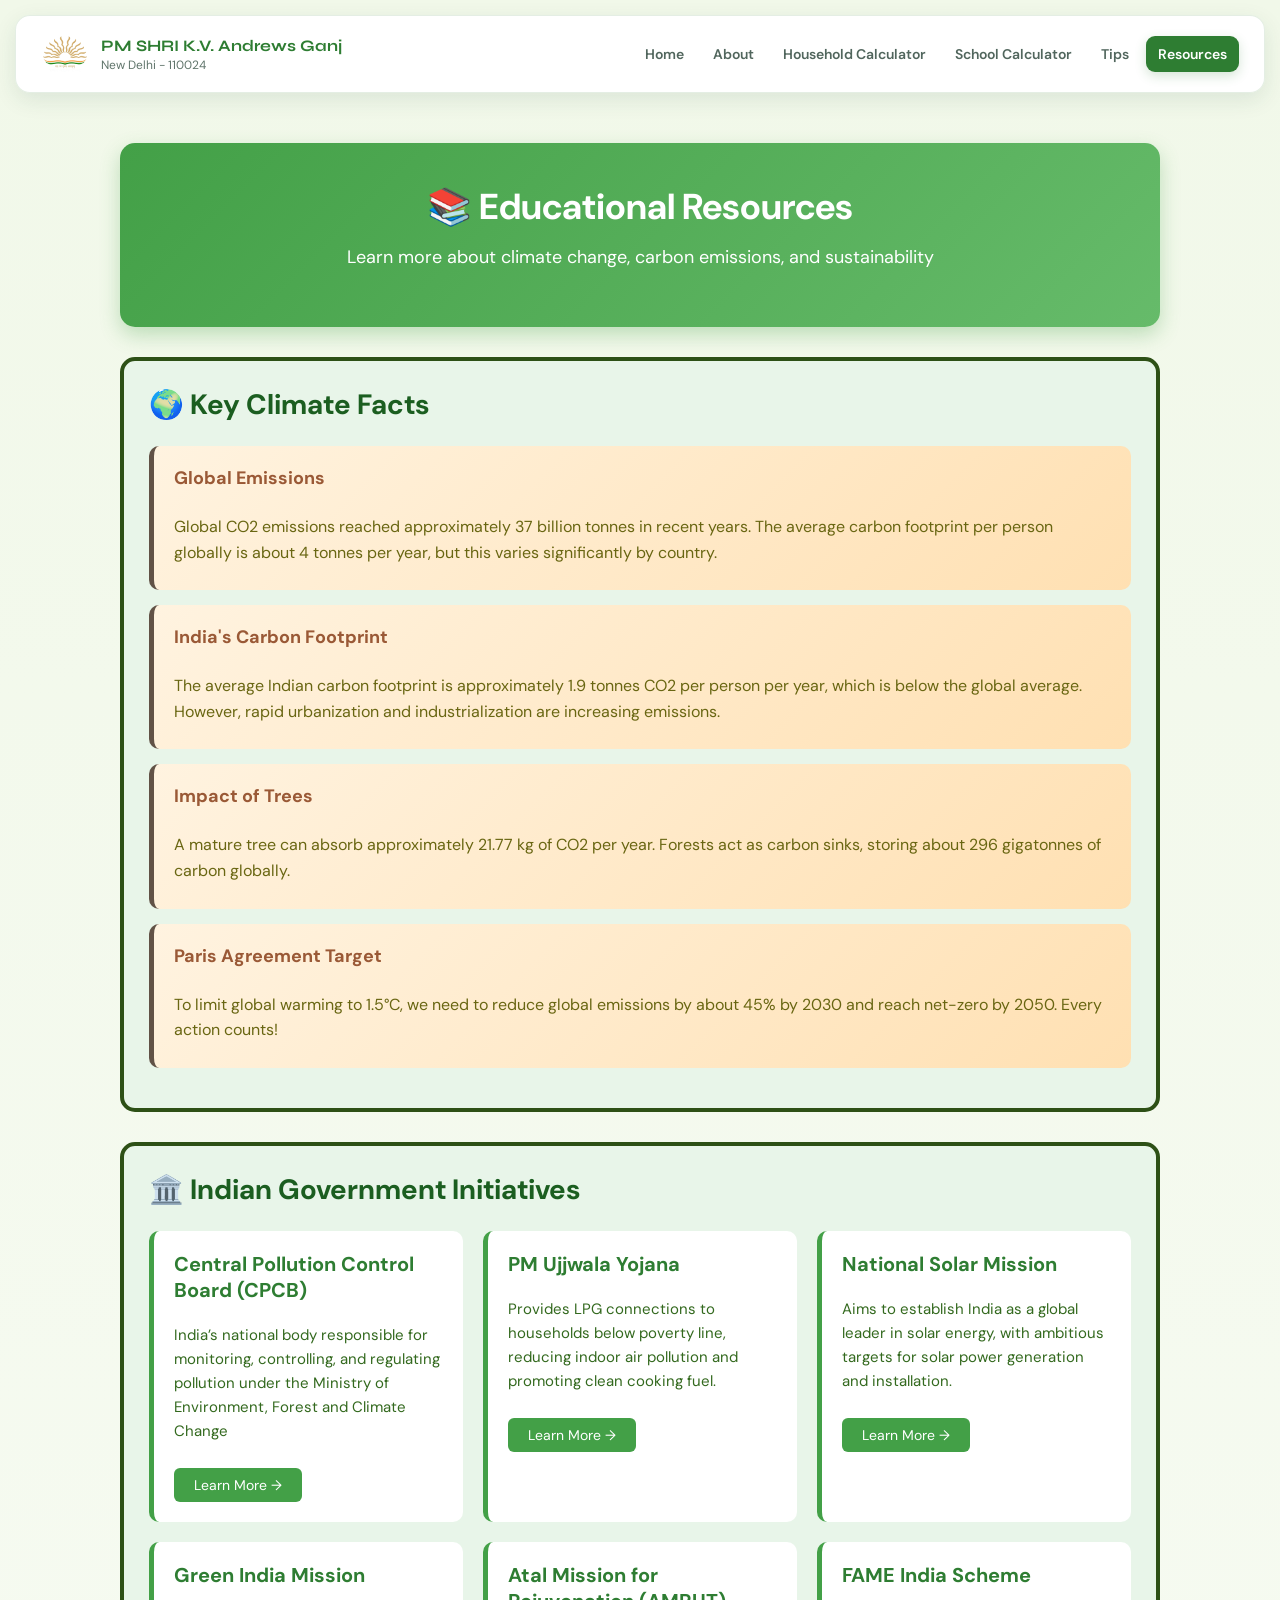
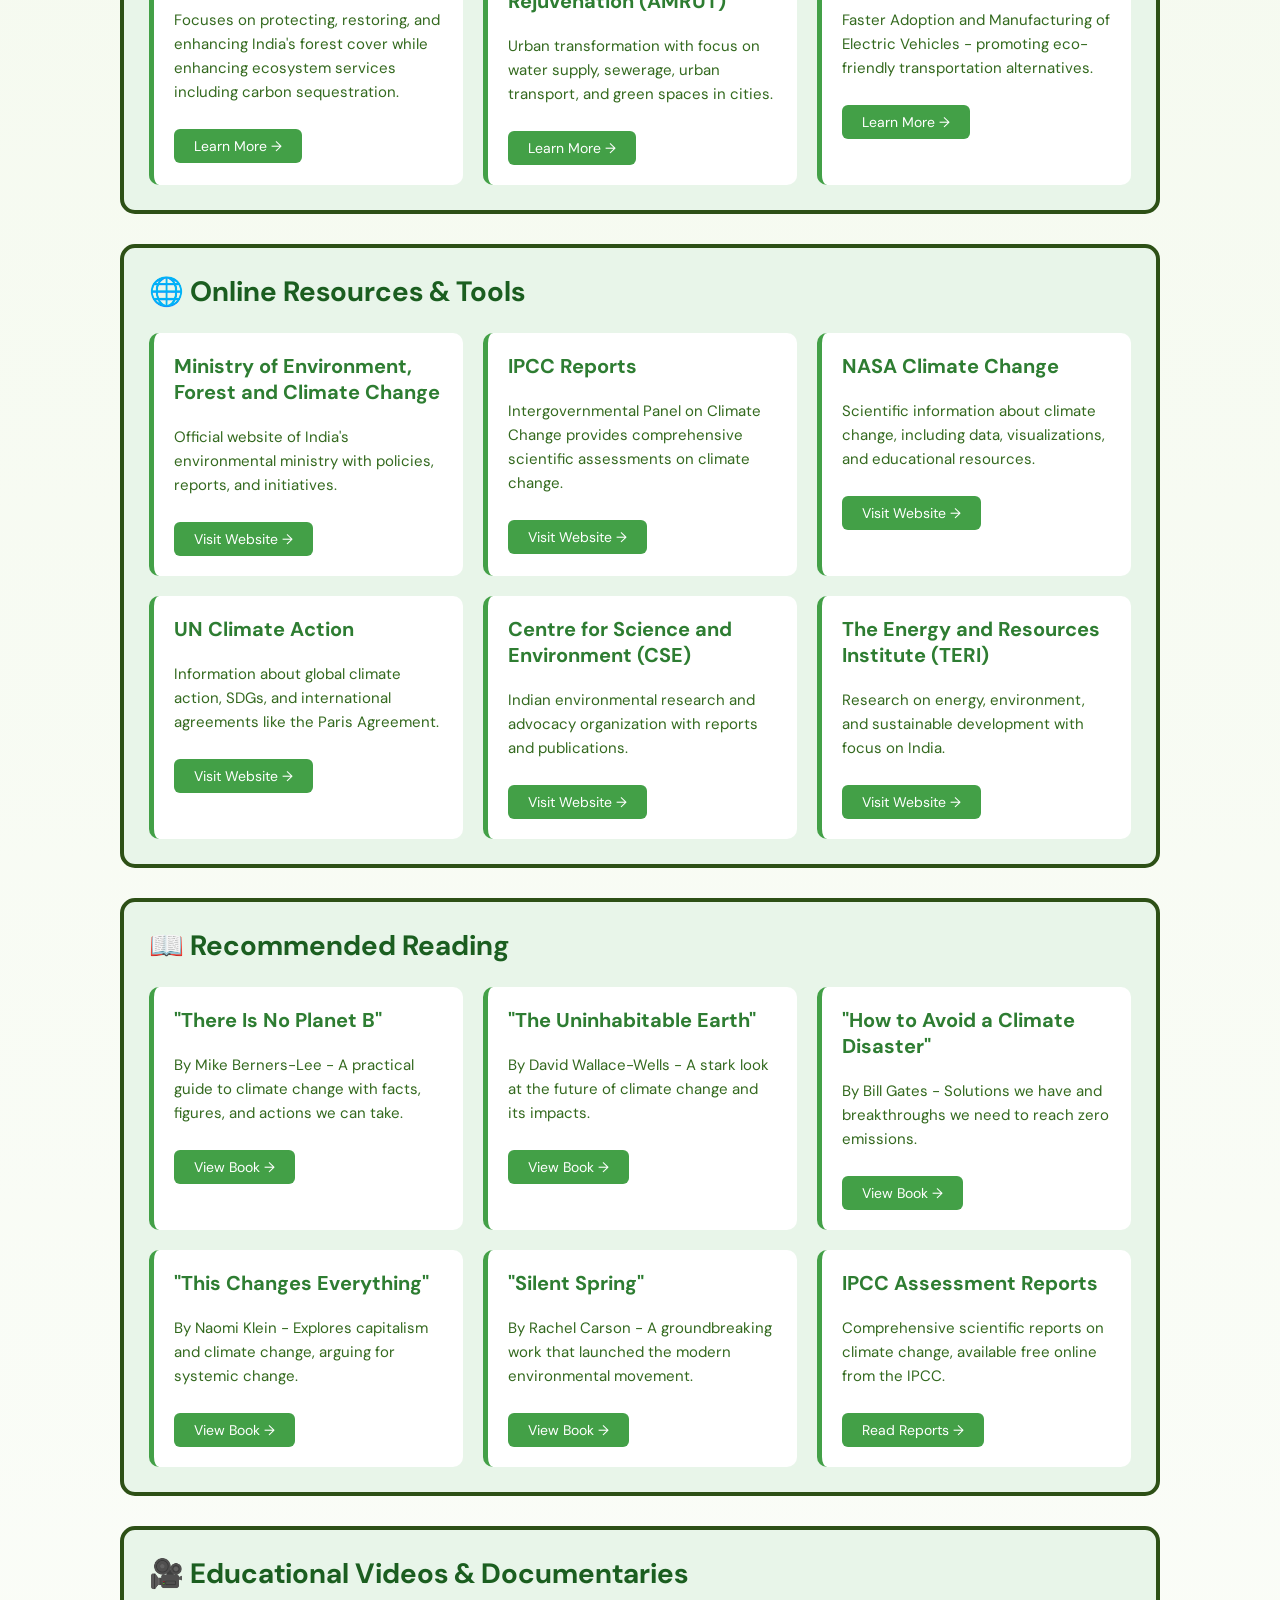
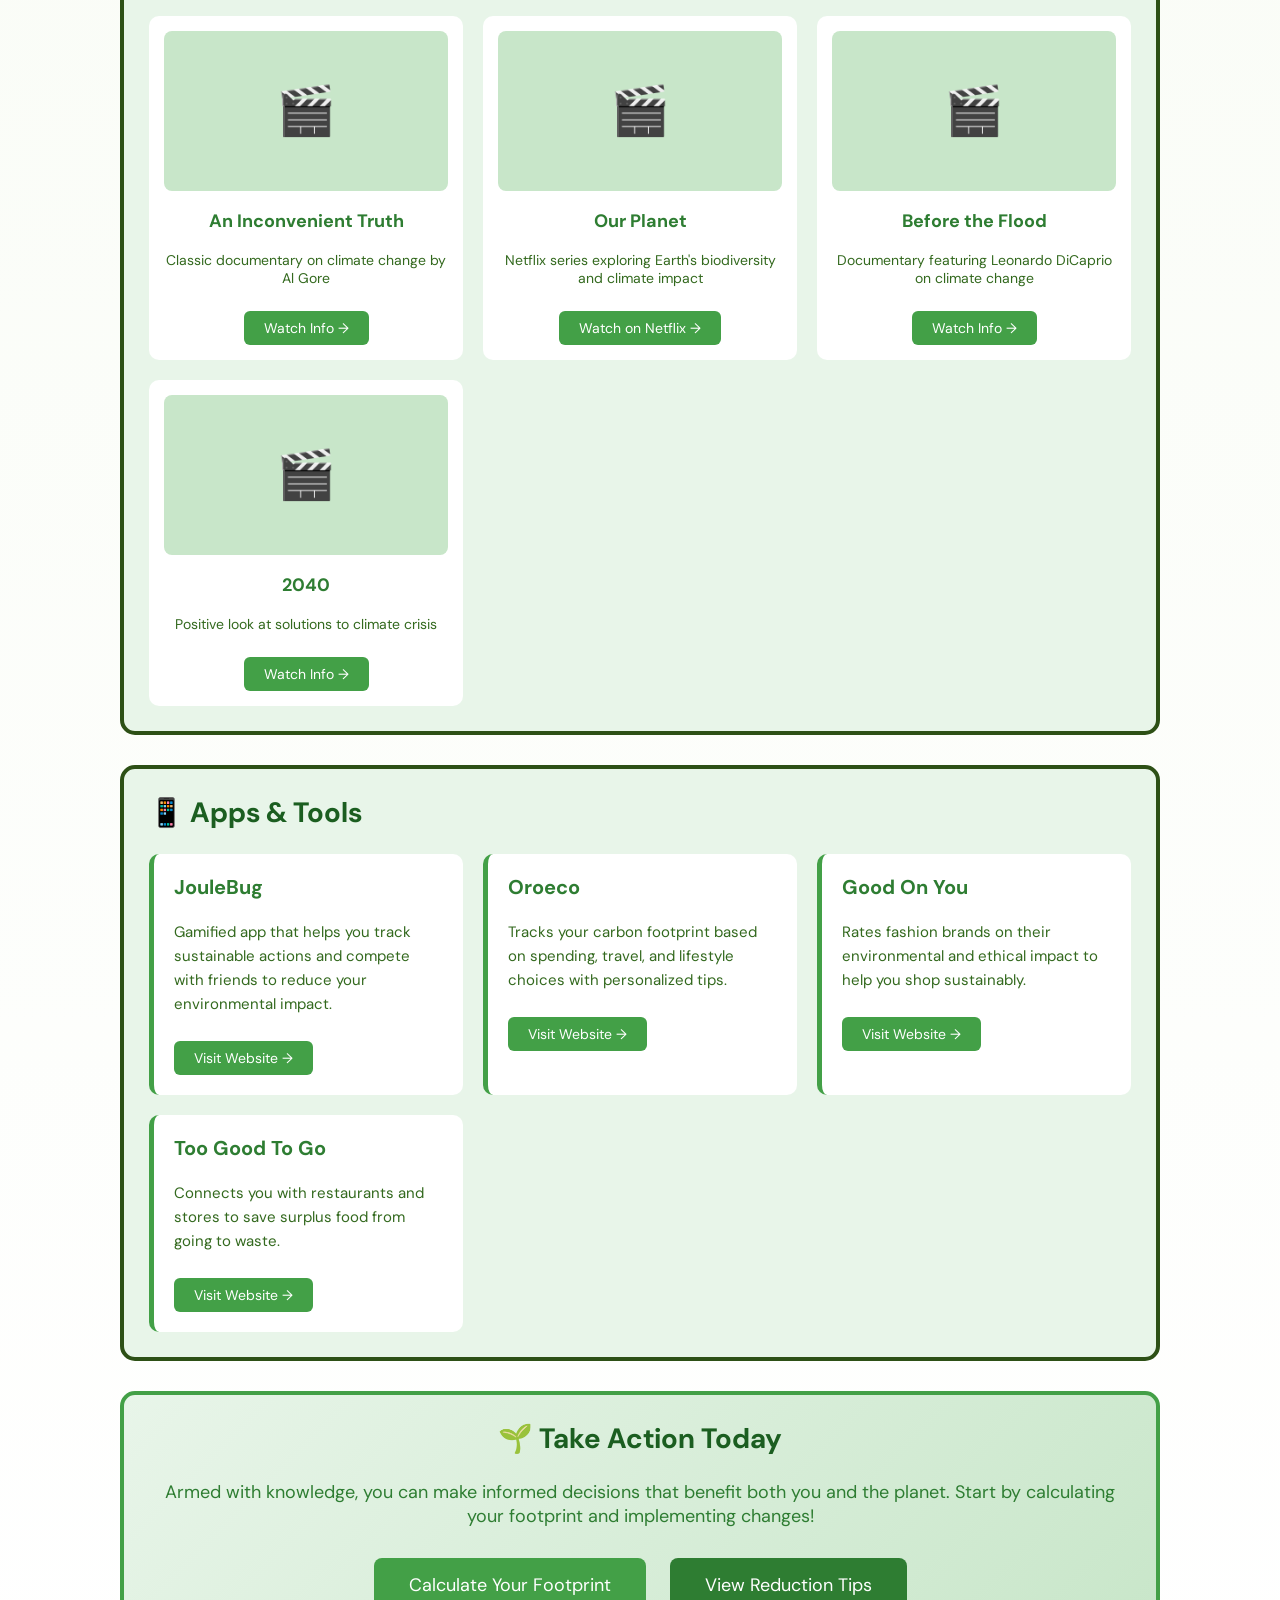
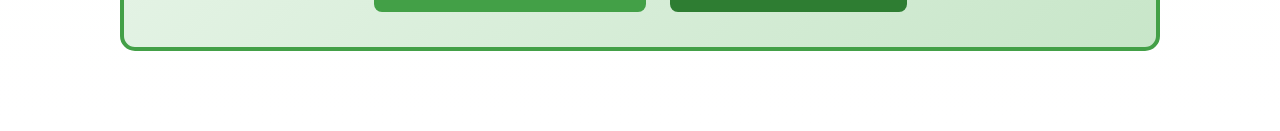
<file: resources.html>
<!DOCTYPE html>
<html lang="en">
<head>
    <link rel="icon" href="d79fb0a61fbd53ce53c9c4492fc59e8f-removebg-preview.png">
    <meta charset="UTF-8">
    <meta name="viewport" content="width=device-width, initial-scale=1.0">
    <title>Resources - Footprint Calculator</title>
    <link rel="stylesheet" href="styles.css">
    <style>
        .resources-container {
            max-width: 1100px;
            margin: 20px auto;
            padding: 30px;
        }
        .resources-header {
            text-align: center;
            background: linear-gradient(135deg, #43a047 0%, #66bb6a 100%);
            padding: 40px;
            border-radius: 15px;
            color: white;
            margin-bottom: 30px;
            box-shadow: 0 8px 20px rgba(67, 160, 71, 0.3);
        }
        .resource-section {
            margin-bottom: 30px;
            background-color: #e8f5e9;
            border: 4px solid #2d5016;
            border-radius: 15px;
            padding: 25px;
        }
        .resource-section h2 {
            color: #1b5e20;
            font-size: 28px;
            margin-top: 0;
            display: flex;
            align-items: center;
            gap: 15px;
        }
        .resource-grid {
            display: grid;
            grid-template-columns: repeat(auto-fit, minmax(300px, 1fr));
            gap: 20px;
            margin-top: 20px;
        }
        .resource-card {
            background-color: white;
            padding: 20px;
            border-radius: 10px;
            border-left: 5px solid #43a047;
            transition: transform 0.3s, box-shadow 0.3s;
        }
        .resource-card:hover {
            transform: translateY(-5px);
            box-shadow: 0 5px 15px rgba(67, 160, 71, 0.3);
        }
        .resource-card h3 {
            color: #2e7d32;
            margin-top: 0;
            font-size: 20px;
        }
        .resource-card p {
            color: #33691e;
            line-height: 1.6;
            font-size: 15px;
        }
        .resource-link {
            display: inline-block;
            background-color: #43a047;
            color: white;
            padding: 8px 20px;
            border-radius: 6px;
            text-decoration: none;
            font-size: 14px;
            margin-top: 10px;
            transition: background-color 0.3s;
        }
        .resource-link:hover {
            background-color: #2e7d32;
        }
        .fact-box {
            background: linear-gradient(135deg, #fff3e0 0%, #ffe0b2 100%);
            padding: 20px;
            border-radius: 10px;
            margin: 15px 0;
            border-left: 5px solid #615246;
        }
        .fact-box h4 {
            color: #9a5936;
            margin-top: 0;
            font-size: 18px;
        }
        .fact-box p {
            color: #696612;
            margin: 5px 0;
            line-height: 1.6;
        }
        .video-container {
            display: grid;
            grid-template-columns: repeat(auto-fit, minmax(280px, 1fr));
            gap: 20px;
            margin-top: 20px;
        }
        .video-card {
            background-color: white;
            padding: 15px;
            border-radius: 10px;
            text-align: center;
        }
        .video-thumbnail {
            width: 100%;
            height: 160px;
            background-color: #c8e6c9;
            border-radius: 8px;
            display: flex;
            align-items: center;
            justify-content: center;
            font-size: 48px;
            margin-bottom: 10px;
        }
    </style>
</head>
<body>
     <nav class="navbar">
    <div class="nav-brand">
        <img
            src="d79fb0a61fbd53ce53c9c4492fc59e8f-removebg-preview.png"
            alt="KVS Logo"
            class="kvlogo"
        >

        <div class="school-info">
            <span class="school-name">PM SHRI K.V. Andrews Ganj</span>
            <span class="school-location">New Delhi - 110024</span>
        </div>
    </div>

    <ul class="navlinks">
        <li><a href="index.html">Home</a></li>
        <li><a href="about.html">About</a></li>
        <li><a href="household.html">Household Calculator</a></li>
        <li><a href="school.html">School Calculator</a></li>
        <li><a href="tips.html">Tips</a></li>
        <li><a href="resources.html" class="active">Resources</a></li>
    </ul>
</nav>

    <div class="resources-container">
        <div class="resources-header">
            <h1 style="margin: 0; font-size: 36px;">📚 Educational Resources</h1>
            <p style="margin-top: 15px; font-size: 18px;">Learn more about climate change, carbon emissions, and sustainability</p>
        </div>

        <!-- Key Facts Section -->
        <div class="resource-section">
            <h2>🌍 Key Climate Facts</h2>
            
            <div class="fact-box">
                <h4>Global Emissions</h4>
                <p>Global CO2 emissions reached approximately 37 billion tonnes in recent years. The average carbon footprint per person globally is about 4 tonnes per year, but this varies significantly by country.</p>
            </div>

            <div class="fact-box">
                <h4>India's Carbon Footprint</h4>
                <p>The average Indian carbon footprint is approximately 1.9 tonnes CO2 per person per year, which is below the global average. However, rapid urbanization and industrialization are increasing emissions.</p>
            </div>

            <div class="fact-box">
                <h4>Impact of Trees</h4>
                <p>A mature tree can absorb approximately 21.77 kg of CO2 per year. Forests act as carbon sinks, storing about 296 gigatonnes of carbon globally.</p>
            </div>

            <div class="fact-box">
                <h4>Paris Agreement Target</h4>
                <p>To limit global warming to 1.5°C, we need to reduce global emissions by about 45% by 2030 and reach net-zero by 2050. Every action counts!</p>
            </div>
        </div>

        <!-- Government Initiatives -->
        <div class="resource-section">
            <h2>🏛️ Indian Government Initiatives</h2>
            
            <div class="resource-grid">
                <div class="resource-card">
                    <h3>Central Pollution Control Board (CPCB)</h3>
                    <p>India’s national body responsible for monitoring, controlling, and regulating pollution under the Ministry of Environment, Forest and Climate Change</p>
                    <a href="https://cpcb.nic.in/air-pollution/" target="_blank" class="resource-link">Learn More →</a>
                </div>

                <div class="resource-card">
                    <h3>PM Ujjwala Yojana</h3>
                    <p>Provides LPG connections to households below poverty line, reducing indoor air pollution and promoting clean cooking fuel.</p>
                    <a href="https://www.pmuy.gov.in/" target="_blank" class="resource-link">Learn More →</a>
                </div>

                <div class="resource-card">
                    <h3>National Solar Mission</h3>
                    <p>Aims to establish India as a global leader in solar energy, with ambitious targets for solar power generation and installation.</p>
                    <a href="https://mnre.gov.in/solar-mission/" target="_blank" class="resource-link">Learn More →</a>
                </div>

                <div class="resource-card">
                    <h3>Green India Mission</h3>
                    <p>Focuses on protecting, restoring, and enhancing India's forest cover while enhancing ecosystem services including carbon sequestration.</p>
                    <a href="https://moef.gov.in/en/green-india-mission/" target="_blank" class="resource-link">Learn More →</a>
                </div>

                <div class="resource-card">
                    <h3>Atal Mission for Rejuvenation (AMRUT)</h3>
                    <p>Urban transformation with focus on water supply, sewerage, urban transport, and green spaces in cities.</p>
                    <a href="https://amrut.gov.in/" target="_blank" class="resource-link">Learn More →</a>
                </div>

                <div class="resource-card">
                    <h3>FAME India Scheme</h3>
                    <p>Faster Adoption and Manufacturing of Electric Vehicles - promoting eco-friendly transportation alternatives.</p>
                    <a href="https://fame2.heavyindustries.gov.in/" target="_blank" class="resource-link">Learn More →</a>
                </div>
            </div>
        </div>

        <!-- Online Resources -->
        <div class="resource-section">
            <h2>🌐 Online Resources & Tools</h2>
            
            <div class="resource-grid">
                <div class="resource-card">
                    <h3>Ministry of Environment, Forest and Climate Change</h3>
                    <p>Official website of India's environmental ministry with policies, reports, and initiatives.</p>
                    <a href="https://moef.gov.in/" class="resource-link" target="_blank">Visit Website →</a>
                </div>

                <div class="resource-card">
                    <h3>IPCC Reports</h3>
                    <p>Intergovernmental Panel on Climate Change provides comprehensive scientific assessments on climate change.</p>
                    <a href="https://www.ipcc.ch/" class="resource-link" target="_blank">Visit Website →</a>
                </div>

                <div class="resource-card">
                    <h3>NASA Climate Change</h3>
                    <p>Scientific information about climate change, including data, visualizations, and educational resources.</p>
                    <a href="https://climate.nasa.gov/" class="resource-link" target="_blank">Visit Website →</a>
                </div>

                <div class="resource-card">
                    <h3>UN Climate Action</h3>
                    <p>Information about global climate action, SDGs, and international agreements like the Paris Agreement.</p>
                    <a href="https://www.un.org/en/climatechange" class="resource-link" target="_blank">Visit Website →</a>
                </div>

                <div class="resource-card">
                    <h3>Centre for Science and Environment (CSE)</h3>
                    <p>Indian environmental research and advocacy organization with reports and publications.</p>
                    <a href="https://www.cseindia.org/" class="resource-link" target="_blank">Visit Website →</a>
                </div>

                <div class="resource-card">
                    <h3>The Energy and Resources Institute (TERI)</h3>
                    <p>Research on energy, environment, and sustainable development with focus on India.</p>
                    <a href="https://www.teriin.org/" class="resource-link" target="_blank">Visit Website →</a>
                </div>
            </div>
        </div>

        <!-- Books and Reports -->
        <div class="resource-section">
            <h2>📖 Recommended Reading</h2>
            
            <div class="resource-grid">
                <div class="resource-card">
                    <h3>"There Is No Planet B"</h3>
                    <p>By Mike Berners-Lee - A practical guide to climate change with facts, figures, and actions we can take.</p>
                    <a href="https://www.amazon.in/There-No-Planet-handbook-perplexed/dp/1108439586" target="_blank" class="resource-link">View Book →</a>
                </div>

                <div class="resource-card">
                    <h3>"The Uninhabitable Earth"</h3>
                    <p>By David Wallace-Wells - A stark look at the future of climate change and its impacts.</p>
                    <a href="https://www.amazon.in/Uninhabitable-Earth-Life-After-Warming/dp/0525576703" target="_blank" class="resource-link">View Book →</a>
                </div>

                <div class="resource-card">
                    <h3>"How to Avoid a Climate Disaster"</h3>
                    <p>By Bill Gates - Solutions we have and breakthroughs we need to reach zero emissions.</p>
                    <a href="https://www.amazon.in/How-Avoid-Climate-Disaster-Breakthroughs/dp/0241448301" target="_blank" class="resource-link">View Book →</a>
                </div>

                <div class="resource-card">
                    <h3>"This Changes Everything"</h3>
                    <p>By Naomi Klein - Explores capitalism and climate change, arguing for systemic change.</p>
                    <a href="https://www.amazon.in/This-Changes-Everything-Capitalism-Climate/dp/0241956188" target="_blank" class="resource-link">View Book →</a>
                </div>

                <div class="resource-card">
                    <h3>"Silent Spring"</h3>
                    <p>By Rachel Carson - A groundbreaking work that launched the modern environmental movement.</p>
                    <a href="https://www.amazon.in/Silent-Spring-Rachel-Carson/dp/0141184949" target="_blank" class="resource-link">View Book →</a>
                </div>

                <div class="resource-card">
                    <h3>IPCC Assessment Reports</h3>
                    <p>Comprehensive scientific reports on climate change, available free online from the IPCC.</p>
                    <a href="https://www.ipcc.ch/reports/" target="_blank" class="resource-link">Read Reports →</a>
                </div>
            </div>
        </div>

        <!-- Educational Videos -->
        <div class="resource-section">
            <h2>🎥 Educational Videos & Documentaries</h2>
            
            <div class="video-container">
                <div class="video-card">
                    <div class="video-thumbnail">🎬</div>
                    <h3 style="color: #2e7d32; font-size: 18px;">An Inconvenient Truth</h3>
                    <p style="color: #33691e; font-size: 14px;">Classic documentary on climate change by Al Gore</p>
                    <a href="https://www.imdb.com/title/tt0497116/" target="_blank" class="resource-link">Watch Info →</a>
                </div>

                <div class="video-card">
                    <div class="video-thumbnail">🎬</div>
                    <h3 style="color: #2e7d32; font-size: 18px;">Our Planet</h3>
                    <p style="color: #33691e; font-size: 14px;">Netflix series exploring Earth's biodiversity and climate impact</p>
                    <a href="https://www.netflix.com/title/80049832" target="_blank" class="resource-link">Watch on Netflix →</a>
                </div>

                <div class="video-card">
                    <div class="video-thumbnail">🎬</div>
                    <h3 style="color: #2e7d32; font-size: 18px;">Before the Flood</h3>
                    <p style="color: #33691e; font-size: 14px;">Documentary featuring Leonardo DiCaprio on climate change</p>
                    <a href="https://www.imdb.com/title/tt5929776/" target="_blank" class="resource-link">Watch Info →</a>
                </div>

                <div class="video-card">
                    <div class="video-thumbnail">🎬</div>
                    <h3 style="color: #2e7d32; font-size: 18px;">2040</h3>
                    <p style="color: #33691e; font-size: 14px;">Positive look at solutions to climate crisis</p>
                    <a href="https://www.imdb.com/title/tt9213846/" target="_blank" class="resource-link">Watch Info →</a>
                </div>
            </div>
        </div>

        <!-- Apps and Tools -->
        <div class="resource-section">
            <h2>📱 Apps & Tools</h2>
            
            <div class="resource-grid">
                <div class="resource-card">
                    <h3>JouleBug</h3>
                    <p>Gamified app that helps you track sustainable actions and compete with friends to reduce your environmental impact.</p>
                    <a href="https://joulebug.com/" target="_blank" class="resource-link">Visit Website →</a>
                </div>

                <div class="resource-card">
                    <h3>Oroeco</h3>
                    <p>Tracks your carbon footprint based on spending, travel, and lifestyle choices with personalized tips.</p>
                    <a href="https://www.oroeco.com/" target="_blank" class="resource-link">Visit Website →</a>
                </div>

                <div class="resource-card">
                    <h3>Good On You</h3>
                    <p>Rates fashion brands on their environmental and ethical impact to help you shop sustainably.</p>
                    <a href="https://goodonyou.eco/" target="_blank" class="resource-link">Visit Website →</a>
                </div>

                <div class="resource-card">
                    <h3>Too Good To Go</h3>
                    <p>Connects you with restaurants and stores to save surplus food from going to waste.</p>
                    <a href="https://www.toogoodtogo.com/" target="_blank" class="resource-link">Visit Website →</a>
                </div>
            </div>
        </div>

        <!-- Call to Action -->
        <div class="resource-section" style="background: linear-gradient(135deg, #e8f5e9 0%, #c8e6c9 100%); text-align: center; border: 4px solid #43a047;">
            <h2 style="justify-content: center;">🌱 Take Action Today</h2>
            <p style="font-size: 18px; color: #2e7d32; margin: 20px 0;">Armed with knowledge, you can make informed decisions that benefit both you and the planet. Start by calculating your footprint and implementing changes!</p>
            <a href="household.html" style="display: inline-block; background-color: #43a047; color: white; padding: 15px 35px; border-radius: 8px; text-decoration: none; font-size: 18px; margin: 10px;">Calculate Your Footprint</a>
            <a href="tips.html" style="display: inline-block; background-color: #2e7d32; color: white; padding: 15px 35px; border-radius: 8px; text-decoration: none; font-size: 18px; margin: 10px;">View Reduction Tips</a>
        </div>
    </div>

</body>
</html>
</file>
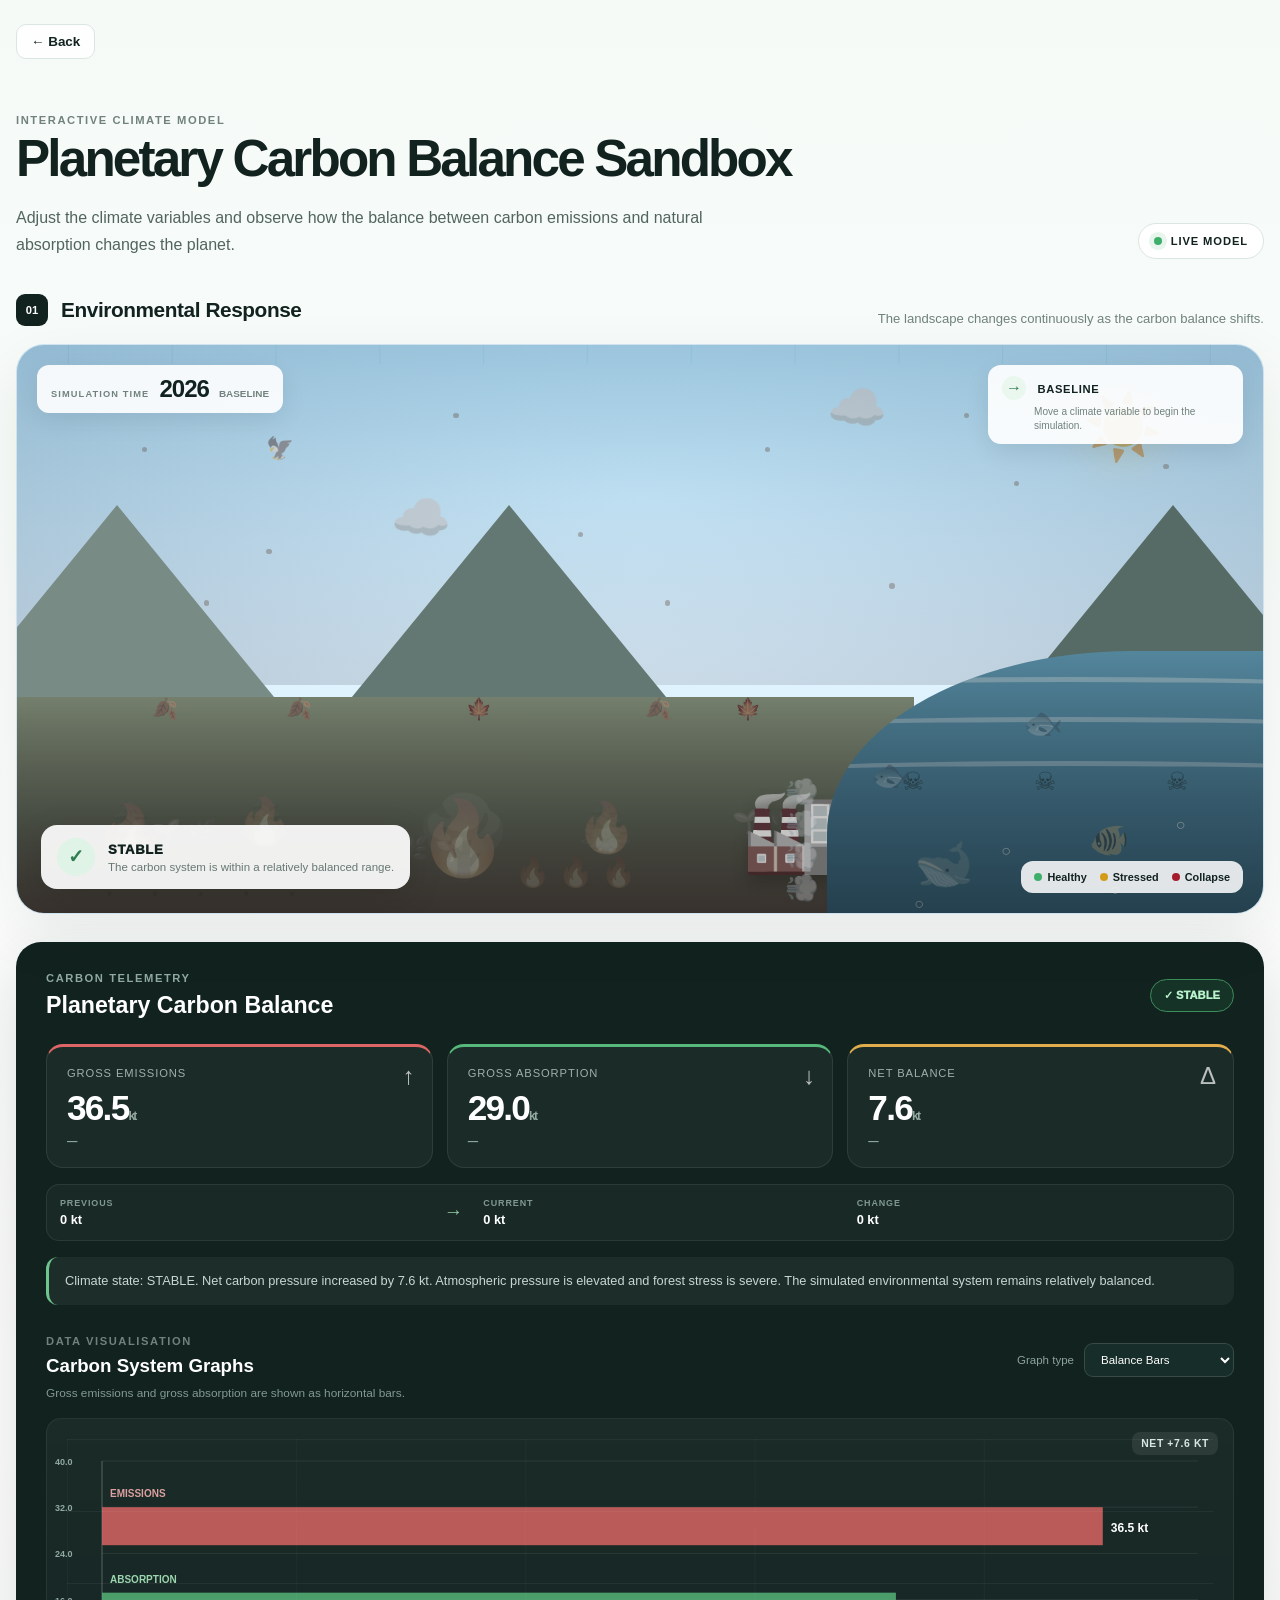
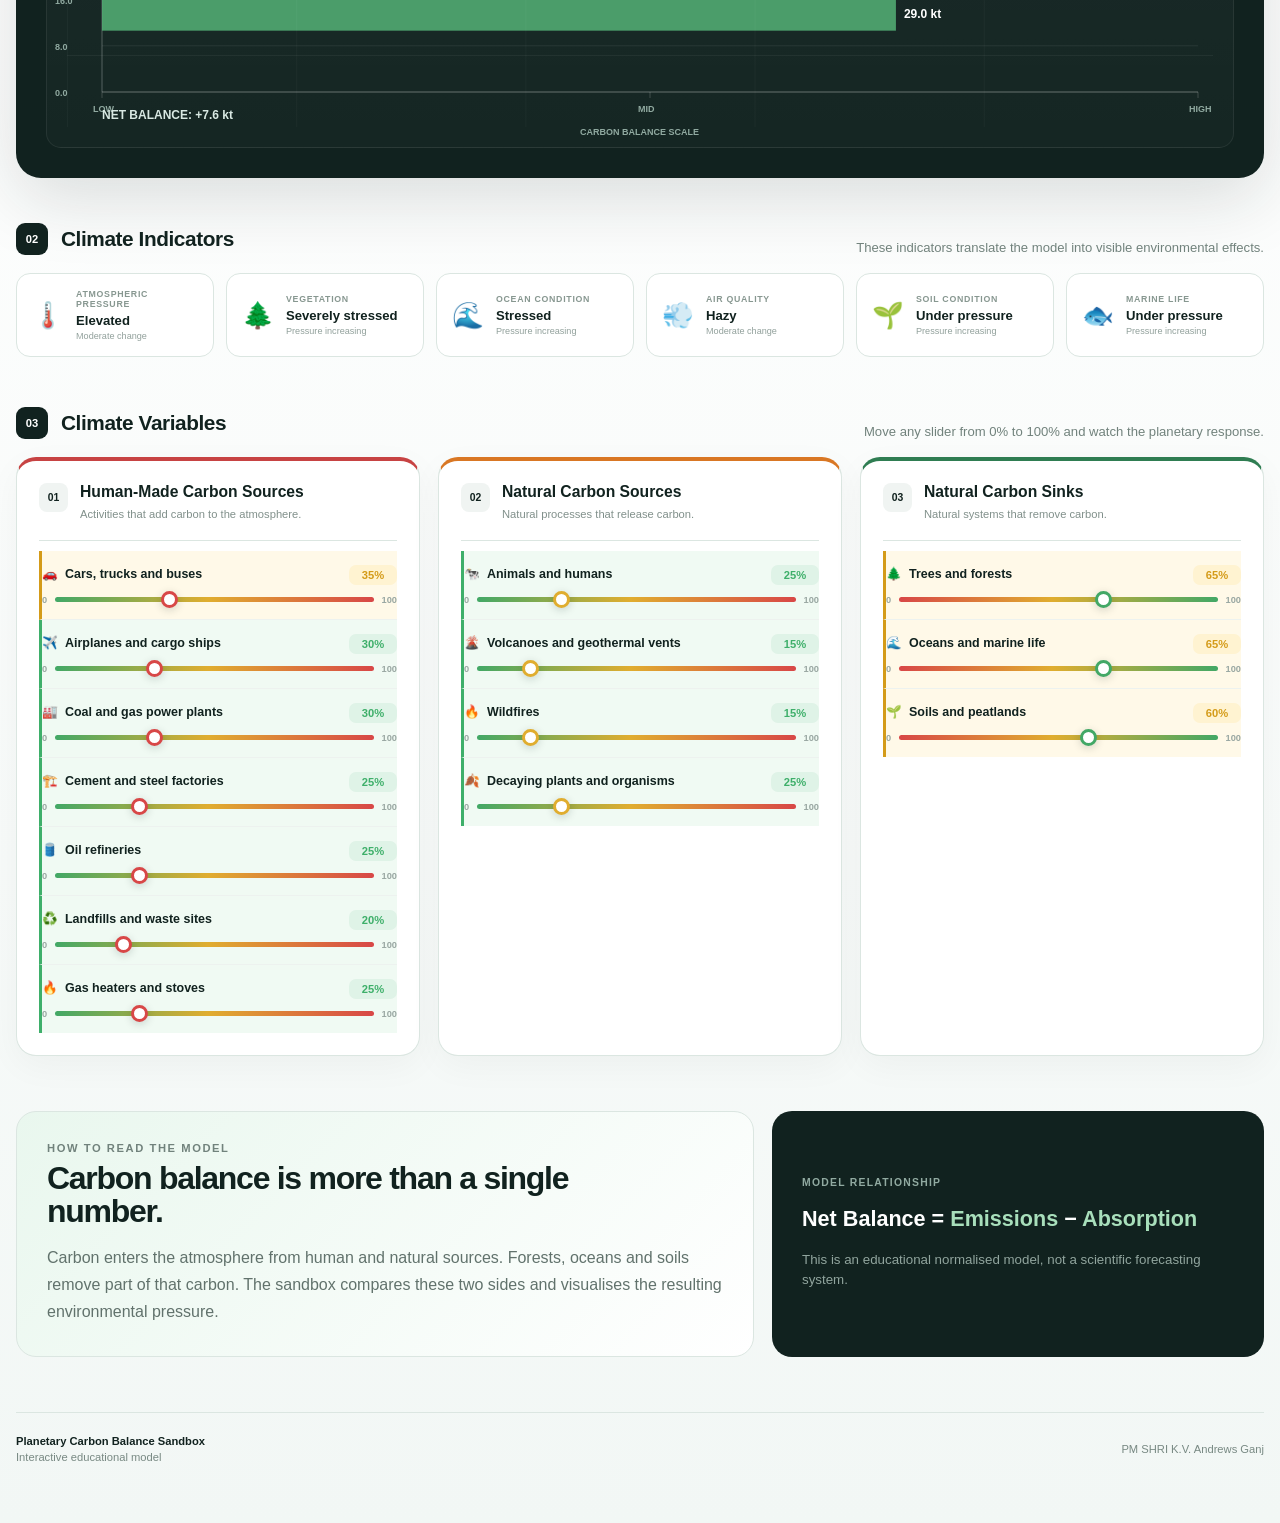
<file: sandbox.html>
<!DOCTYPE html>
<html lang="en">
<head>
<meta charset="UTF-8">
<meta name="viewport" content="width=device-width, initial-scale=1.0">
<title>Planetary Carbon Balance Sandbox</title>
<meta name="description" content="Interactive planetary carbon balance sandbox showing how human emissions and natural carbon sinks affect environmental conditions.">
<link rel="stylesheet" href="sandbox.css">
</head>
<body>
<div class="app-shell">
<a href="index.html" class="back-button">← Back</a>
<header class="sandbox-header">
<div>
<p class="eyebrow">INTERACTIVE CLIMATE MODEL</p>
<h1>Planetary Carbon Balance Sandbox</h1>
<p class="header-description">Adjust the climate variables and observe how the balance between carbon emissions and natural absorption changes the planet.</p>
</div>
<div class="model-badge"><span class="pulse-dot"></span>LIVE MODEL</div>
</header>
<section class="environment-section">
<div class="section-heading">
<div><span class="section-number">01</span><h2>Environmental Response</h2></div>
<p>The landscape changes continuously as the carbon balance shifts.</p>
</div>
<div id="environmentStage" class="environment-stage stable" aria-label="Animated environmental response">
<div class="sky-layer">
<div class="sun">☀️</div>
<div class="cloud cloud-one">☁️</div>
<div class="cloud cloud-two">☁️</div>
<div class="cloud cloud-three">☁️</div>
<div class="birds birds-one">🕊️ 🕊️</div>
<div class="birds birds-two">🦅</div>
<div class="rain-layer"><span>│</span><span>│</span><span>│</span><span>│</span><span>│</span><span>│</span><span>│</span><span>│</span><span>│</span><span>│</span><span>│</span><span>│</span></div>
<div class="lightning">⚡</div>
<div class="smog-layer"></div>
<div class="ash-layer"></div>
<div class="air-particles"><span></span><span></span><span></span><span></span><span></span><span></span><span></span><span></span><span></span><span></span><span></span><span></span></div>
</div>
<div class="mountains"><div class="mountain mountain-a"></div><div class="mountain mountain-b"></div><div class="mountain mountain-c"></div></div>
<div class="ground-layer">
<div class="grass-patch grass-one">🌱 🌱 🌿</div>
<div class="grass-patch grass-two">🌿 🌱</div>
<div class="grass-patch grass-three">🌱 🌿 🌱</div>
<div class="tree tree-one"><div class="tree-fire">🔥</div><div class="tree-normal">🌲</div></div>
<div class="tree tree-two"><div class="tree-fire">🔥</div><div class="tree-normal">🌲</div></div>
<div class="tree tree-three"><div class="tree-fire">🔥</div><div class="tree-normal">🌳</div></div>
<div class="tree tree-four"><div class="tree-fire">🔥</div><div class="tree-normal">🌲</div></div>
<div class="falling-leaves"><span>🍂</span><span>🍂</span><span>🍁</span><span>🍂</span><span>🍁</span></div>
<div class="factory"><div class="factory-building">🏭</div><div class="factory-smoke"><span>💨</span><span>💨</span><span>💨</span><span>💨</span></div></div>
<div class="wildfire">🔥 🔥 🔥</div>
<div class="soil-particles"><span>•</span><span>•</span><span>•</span><span>•</span><span>•</span></div>
</div>
<div class="ocean-layer">
<div class="wave wave-one"></div>
<div class="wave wave-two"></div>
<div class="wave wave-three"></div>
<div class="fish fish-one">🐟</div>
<div class="fish fish-two">🐠</div>
<div class="fish fish-three">🐟</div>
<div class="whale">🐋</div>
<div class="ocean-bubbles"><span>○</span><span>○</span><span>○</span><span>○</span><span>○</span></div>
<div class="acidification"><span>☠</span><span>☠</span><span>☠</span></div>
</div>
<div class="environment-status">
<div id="statusIcon" class="status-icon">✓</div>
<div><span id="statusLabel">STABLE</span><p id="statusDescription">The carbon system is within a relatively balanced range.</p></div>
</div>
<div class="visual-legend">
<span><i class="legend-dot healthy"></i>Healthy</span>
<span><i class="legend-dot warning"></i>Stressed</span>
<span><i class="legend-dot critical"></i>Collapse</span>
</div>
<div class="simulation-time">
<span class="time-label">SIMULATION TIME</span>
<strong id="simulationYear">2026</strong>
<span id="simulationStep">BASELINE</span>
</div>
<div class="change-indicator" id="changeIndicator" aria-live="polite">
<span id="changeArrow">→</span>
<strong id="changeTitle">BASELINE</strong>
<small id="changeText">Move a climate variable to begin the simulation.</small>
</div>
</div>
</section>
<section class="telemetry-section">
<div class="telemetry-card">
<div class="telemetry-header">
<div><p class="eyebrow">CARBON TELEMETRY</p><h2>Planetary Carbon Balance</h2></div>
<div id="telemetryStatus" class="telemetry-status stable-status" aria-live="polite">✓ STABLE</div>
</div>
<div class="telemetry-grid">
<div class="metric-card emissions" id="emissionsCard"><span class="metric-icon">↑</span><p>Gross Emissions</p><strong><span id="emissionsValue">0</span><small>kt</small></strong><div class="metric-change" id="emissionsChange">—</div></div>
<div class="metric-card absorption" id="absorptionCard"><span class="metric-icon">↓</span><p>Gross Absorption</p><strong><span id="absorptionValue">0</span><small>kt</small></strong><div class="metric-change" id="absorptionChange">—</div></div>
<div class="metric-card balance" id="balanceCard"><span class="metric-icon">Δ</span><p>Net Balance</p><strong><span id="balanceValue">0</span><small>kt</small></strong><div class="metric-change" id="balanceChange">—</div></div>
</div>
<div class="comparison-strip" aria-live="polite">
<div><span>PREVIOUS</span><strong id="previousBalance">0 kt</strong></div>
<div class="comparison-arrow" id="comparisonArrow">→</div>
<div><span>CURRENT</span><strong id="currentBalance">0 kt</strong></div>
<div><span>CHANGE</span><strong id="balanceDelta">0 kt</strong></div>
</div>
<div id="liveClimateMessage" class="live-climate-message" aria-live="polite" aria-atomic="true">Climate state: Stable. Natural sinks are currently able to offset the modelled emissions within the defined threshold.</div>
<div class="graph-header">
<div><p class="eyebrow">DATA VISUALISATION</p><h3>Carbon System Graphs</h3></div>
<label class="graph-select-wrap"><span>Graph type</span><select id="graphType"><option value="balance">Balance Bars</option><option value="sources">Emission Sources</option><option value="sinks">Carbon Sinks</option><option value="donut">Source Composition</option><option value="history">Balance History</option></select></label>
</div>
<div class="graph-description" id="graphDescription">Gross emissions and gross absorption are shown as horizontal bars.</div>
<div class="chart-wrapper"><canvas id="carbonChart"></canvas><div class="chart-live-value" id="chartLiveValue">NET 0</div></div>
</div>
</section>
<section class="climate-information">
<div class="section-heading">
<div><span class="section-number">02</span><h2>Climate Indicators</h2></div>
<p>These indicators translate the model into visible environmental effects.</p>
</div>
<div class="indicator-grid">
<div class="indicator-card"><span>🌡️</span><div><small>ATMOSPHERIC PRESSURE</small><strong id="airIndicator">Low</strong><em id="airDetail">Stable</em></div></div>
<div class="indicator-card"><span>🌲</span><div><small>VEGETATION</small><strong id="forestIndicator">Healthy</strong><em id="forestDetail">Stable</em></div></div>
<div class="indicator-card"><span>🌊</span><div><small>OCEAN CONDITION</small><strong id="oceanIndicator">Healthy</strong><em id="oceanDetail">Stable</em></div></div>
<div class="indicator-card"><span>💨</span><div><small>AIR QUALITY</small><strong id="airQualityIndicator">Clear</strong><em id="airQualityDetail">Stable</em></div></div>
<div class="indicator-card"><span>🌱</span><div><small>SOIL CONDITION</small><strong id="soilIndicator">Stable</strong><em id="soilDetail">Stable</em></div></div>
<div class="indicator-card"><span>🐟</span><div><small>MARINE LIFE</small><strong id="marineIndicator">Active</strong><em id="marineDetail">Stable</em></div></div>
</div>
</section>
<section class="controls-section">
<div class="section-heading">
<div><span class="section-number">03</span><h2>Climate Variables</h2></div>
<p>Move any slider from 0% to 100% and watch the planetary response.</p>
</div>
<div class="controls-grid">
<div class="control-column human-column"><div class="column-title"><span>01</span><div><h3>Human-Made Carbon Sources</h3><p>Activities that add carbon to the atmosphere.</p></div></div><div id="humanControls"></div></div>
<div class="control-column natural-column"><div class="column-title"><span>02</span><div><h3>Natural Carbon Sources</h3><p>Natural processes that release carbon.</p></div></div><div id="naturalControls"></div></div>
<div class="control-column sink-column"><div class="column-title"><span>03</span><div><h3>Natural Carbon Sinks</h3><p>Natural systems that remove carbon.</p></div></div><div id="sinkControls"></div></div>
</div>
</section>
<section class="explanation-section">
<div class="explanation-main">
<p class="eyebrow">HOW TO READ THE MODEL</p>
<h2>Carbon balance is more than a single number.</h2>
<p>Carbon enters the atmosphere from human and natural sources. Forests, oceans and soils remove part of that carbon. The sandbox compares these two sides and visualises the resulting environmental pressure.</p>
</div>
<div class="formula-card">
<span>MODEL RELATIONSHIP</span>
<strong>Net Balance = <b>Emissions</b> − <b>Absorption</b></strong>
<small>This is an educational normalised model, not a scientific forecasting system.</small>
</div>
</section>
<footer class="sandbox-footer">
<div><strong>Planetary Carbon Balance Sandbox</strong><span>Interactive educational model</span></div>
<span>PM SHRI K.V. Andrews Ganj</span>
</footer>
</div>
<div id="accessibilityLive" class="sr-only" aria-live="assertive" aria-atomic="true"></div>
<script src="sandbox.js"></script>
</body>
</html>
</file>
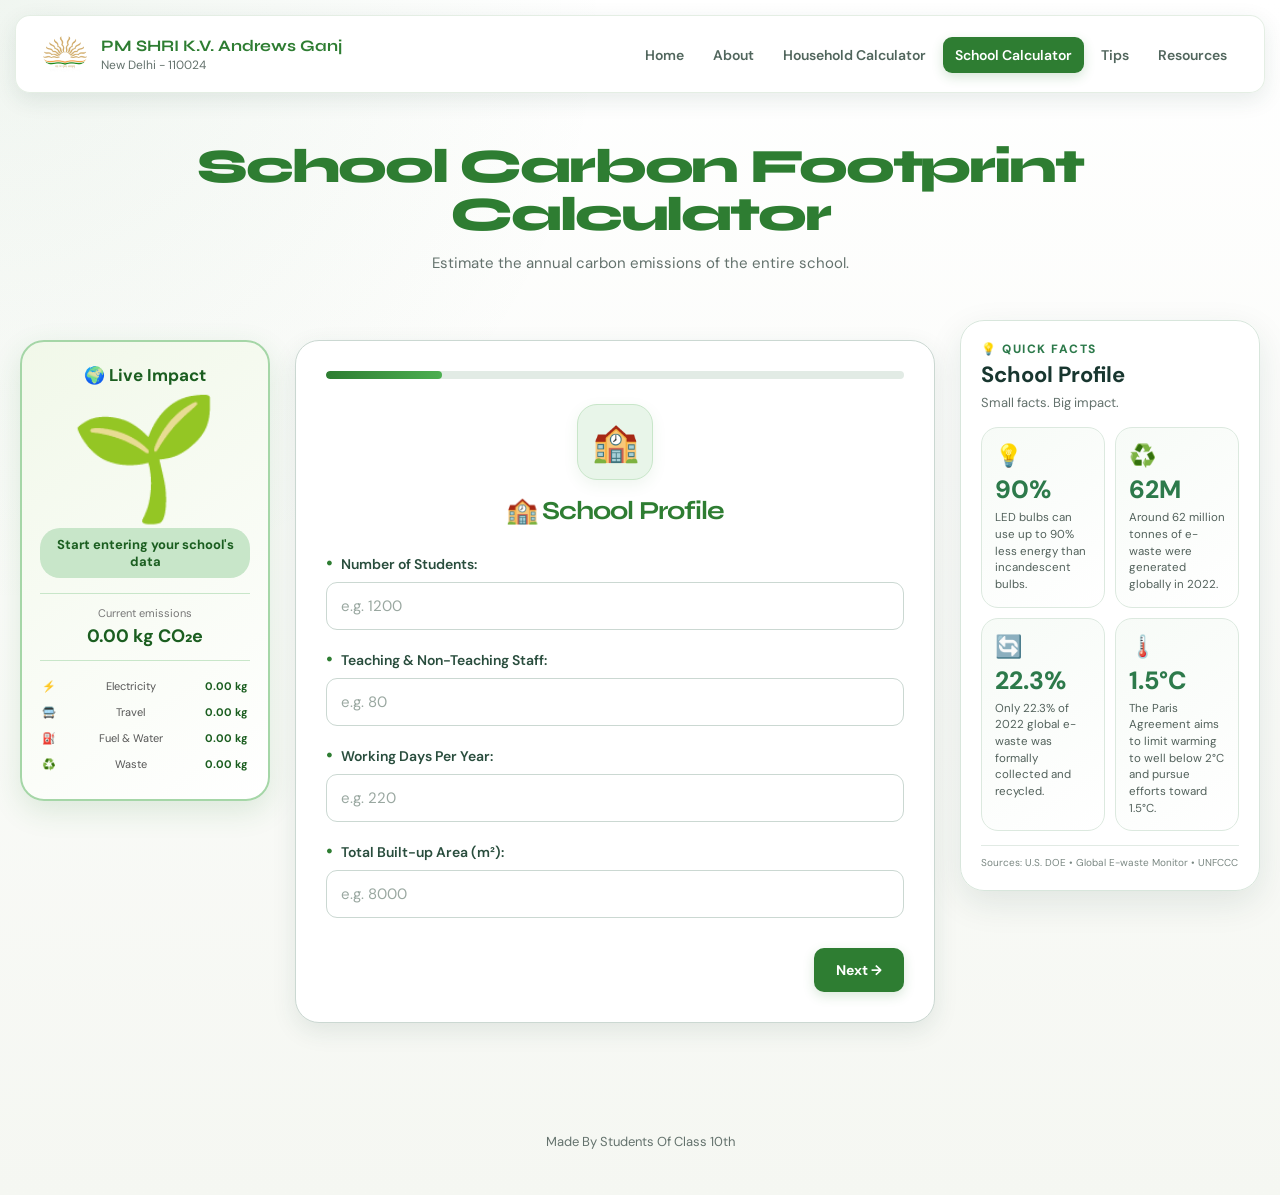
<file: school.html>
<!DOCTYPE html>
<html lang="en">
<head>
    <meta charset="UTF-8">
    <meta name="viewport" content="width=device-width, initial-scale=1.0">
    <title>School Carbon Footprint Calculator</title>
    <link rel="icon" href="d79fb0a61fbd53ce53c9c4492fc59e8f-removebg-preview.png">
    <link rel="preconnect" href="https://fonts.googleapis.com">
    <link rel="preconnect" href="https://fonts.gstatic.com" crossorigin>
    <link href="https://fonts.googleapis.com/css2?family=DM+Sans:wght@400;500;600;700&family=Space+Mono:wght@400;700&family=Syne:wght@600;700;800&display=swap" rel="stylesheet">
    <link rel="stylesheet" href="school.css">
</head>
<body>
    <!-- SCHOOL NAVIGATION BAR -->
    <nav class="school-navbar">
        <div class="school-nav-brand">
            <img
                src="d79fb0a61fbd53ce53c9c4492fc59e8f-removebg-preview.png"
                alt="KVS Logo"
                class="school-nav-logo"
            >
            <div class="school-nav-info">
                <span class="school-name">
                    PM SHRI K.V. Andrews Ganj
                </span>
                <span class="school-location">
                    New Delhi - 110024
                </span>
            </div>
        </div>
        <ul class="school-nav-links">
            <li><a href="index.html">Home</a></li>
            <li><a href="about.html">About</a></li>
            <li><a href="household.html">Household Calculator</a></li>
            <li>
                <a href="school.html" class="active">
                    School Calculator
                </a>
            </li>
            <li><a href="tips.html">Tips</a></li>
            <li><a href="resources.html">Resources</a></li>
        </ul>
    </nav>
    <!-- PAGE HEADING -->
    <div class="school-headline">
        <h1>
            School Carbon Footprint Calculator
        </h1>
        <p>
            Estimate the annual carbon emissions of the entire school.
        </p>
    </div>
    <!-- =====================================================
         DESKTOP SCHOOL WORKSPACE
    ====================================================== -->
    <div class="school-workspace">
        <!-- =====================================================
             LIVE TREE
        ====================================================== -->
        <div class="live-tree-box">
            <div class="live-tree-title">
                🌍 Live Impact
            </div>
            <div id="liveTreeEmoji" class="live-tree-emoji">
                🌱
            </div>
            <div id="liveTreeCondition" class="live-tree-condition">
                Start entering your school's data
            </div>
            <div class="live-tree-emission">
                <span>
                    Current emissions
                </span>
                <strong id="liveTreeCO2">
                    0.00 kg CO₂e
                </strong>
            </div>
            <div class="live-tree-breakdown">
                <div>
                    ⚡
                    <span>Electricity</span>
                    <strong id="liveElectricity">
                        0.00 kg
                    </strong>
                </div>
                <div>
                    🚍
                    <span>Travel</span>
                    <strong id="liveTransport">
                        0.00 kg
                    </strong>
                </div>
                <div>
                    ⛽
                    <span>Fuel & Water</span>
                    <strong id="liveFuel">
                        0.00 kg
                    </strong>
                </div>
                <div>
                    ♻️
                    <span>Waste</span>
                    <strong id="liveWaste">
                        0.00 kg
                    </strong>
                </div>
            </div>
        </div>
        <!-- =====================================================
             STEP 1 — SCHOOL PROFILE
        ====================================================== -->
        <div class="school-calc step" id="schoolStep1">
            <div class="progress-bar">
                <div class="progress-fill" style="width:20%;"></div>
            </div>
            <div class="school-icon">
                🏫
            </div>
            <h2 class="school-hd2">
                🏫 School Profile
            </h2>
            <label class="school-textx">
                <span class="school-bt">•</span>
                Number of Students:
            </label>
            <input
                type="number"
                id="students"
                placeholder="e.g. 1200"
                min="0"
            >
            <label class="school-textx">
                <span class="school-bt">•</span>
                Teaching & Non-Teaching Staff:
            </label>
            <input
                type="number"
                id="staff"
                placeholder="e.g. 80"
                min="0"
            >
            <label class="school-textx">
                <span class="school-bt">•</span>
                Working Days Per Year:
            </label>
            <input
                type="number"
                id="workingDays"
                placeholder="e.g. 220"
                min="0"
            >
            <label class="school-textx">
                <span class="school-bt">•</span>
                Total Built-up Area (m²):
            </label>
            <input
                type="number"
                id="schoolArea"
                placeholder="e.g. 8000"
                min="0"
            >
            <div class="school-button-container">
                <button
                    class="school-next-btn"
                    onclick="schoolNextStep(2)"
                >
                    Next →
                </button>
            </div>
        </div>
        <!-- =====================================================
             STEP 2 — ELECTRICITY
        ====================================================== -->
        <div
            class="school-calc step"
            id="schoolStep2"
            style="display:none;"
        >
            <div class="progress-bar">
                <div class="progress-fill" style="width:40%;"></div>
            </div>
            <div class="school-icon">
                ⚡
            </div>
            <h2 class="school-hd2">
                ⚡ Electricity & Solar
            </h2>
            <label class="school-textx">
                <span class="school-bt">•</span>
                Grid Electricity Used (kWh/Year):
            </label>
            <input
                type="number"
                id="gridElectricity"
                placeholder="e.g. 150000"
                min="0"
            >
            <label class="school-textx">
                <span class="school-bt">•</span>
                Solar Electricity Generated (kWh/Year):
            </label>
            <input
                type="number"
                id="solarElectricity"
                placeholder="e.g. 25000"
                min="0"
            >
            <label class="school-textx">
                <span class="school-bt">•</span>
                Electricity Emission Factor (kg CO₂e/kWh):
            </label>
            <input
                type="number"
                id="electricityFactor"
                value="0.82"
                step="0.01"
                min="0"
            >
            <div class="school-note">
                Solar generation is treated as reducing the school's
                grid-electricity requirement.
            </div>
            <div class="school-button-container">
                <button
                    class="school-back-btn"
                    onclick="schoolPrevStep(1)"
                >
                    ← Back
                </button>
                <button
                    class="school-next-btn"
                    onclick="schoolNextStep(3)"
                >
                    Next →
                </button>
            </div>
        </div>
        <!-- =====================================================
             STEP 3 — TRANSPORTATION
        ====================================================== -->
        <div
            class="school-calc step"
            id="schoolStep3"
            style="display:none;"
        >
            <div class="progress-bar">
                <div class="progress-fill" style="width:60%;"></div>
            </div>
            <div class="school-icon">
                🚌
            </div>
            <h2 class="school-hd2">
                🚌 Transportation
            </h2>
            <h3 class="school-small-heading">
                School Vehicles
            </h3>
            <label class="school-textx">
                <span class="school-bt">•</span>
                School Bus Diesel (L/Year):
            </label>
            <input
                type="number"
                id="busDiesel"
                placeholder="e.g. 12000"
                min="0"
            >
            <label class="school-textx">
                <span class="school-bt">•</span>
                School Cars/Vans Petrol (L/Year):
            </label>
            <input
                type="number"
                id="schoolPetrol"
                placeholder="e.g. 2500"
                min="0"
            >
            <h3 class="school-small-heading">
                Student & Staff Commute
            </h3>
            <label class="school-textx">
                <span class="school-bt">•</span>
                Car Passenger Travel (person-km/year):
            </label>
            <input
                type="number"
                id="carTravel"
                placeholder="e.g. 500000"
                min="0"
            >
            <label class="school-textx">
                <span class="school-bt">•</span>
                Two-Wheeler Travel (person-km/year):
            </label>
            <input
                type="number"
                id="twoWheelerTravel"
                placeholder="e.g. 700000"
                min="0"
            >
            <label class="school-textx">
                <span class="school-bt">•</span>
                Bus Travel (person-km/year):
            </label>
            <input
                type="number"
                id="publicBusTravel"
                placeholder="e.g. 300000"
                min="0"
            >
            <label class="school-textx">
                <span class="school-bt">•</span>
                Metro/Rail Travel (person-km/year):
            </label>
            <input
                type="number"
                id="metroTravel"
                placeholder="e.g. 400000"
                min="0"
            >
            <div class="school-button-container">
                <button
                    class="school-back-btn"
                    onclick="schoolPrevStep(2)"
                >
                    ← Back
                </button>
                <button
                    class="school-next-btn"
                    onclick="schoolNextStep(4)"
                >
                    Next →
                </button>
            </div>
        </div>
        <!-- =====================================================
             STEP 4 — FUEL & WATER
        ====================================================== -->
        <div
            class="school-calc step"
            id="schoolStep4"
            style="display:none;"
        >
            <div class="progress-bar">
                <div class="progress-fill" style="width:80%;"></div>
            </div>
            <div class="school-icon">
                🔥
            </div>
            <h2 class="school-hd2">
                🔥 Fuel & Water
            </h2>
            <label class="school-textx">
                <span class="school-bt">•</span>
                Generator Diesel (L/Year):
            </label>
            <input
                type="number"
                id="generatorDiesel"
                placeholder="e.g. 1500"
                min="0"
            >
            <label class="school-textx">
                <span class="school-bt">•</span>
                LPG Used (kg/Year):
            </label>
            <input
                type="number"
                id="schoolLPG"
                placeholder="e.g. 1000"
                min="0"
            >
            <label class="school-textx">
                <span class="school-bt">•</span>
                Water Consumption (kL/Year):
            </label>
            <input
                type="number"
                id="waterUsage"
                placeholder="e.g. 5000"
                min="0"
            >
            <div class="school-button-container">
                <button
                    class="school-back-btn"
                    onclick="schoolPrevStep(3)"
                >
                    ← Back
                </button>
                <button
                    class="school-next-btn"
                    onclick="schoolNextStep(5)"
                >
                    Next →
                </button>
            </div>
        </div>
        <!-- =====================================================
             STEP 5 — WASTE
        ====================================================== -->
        <div
            class="school-calc step"
            id="schoolStep5"
            style="display:none;"
        >
            <div class="progress-bar">
                <div class="progress-fill" style="width:100%;"></div>
            </div>
            <div class="school-icon">
                ♻️
            </div>
            <h2 class="school-hd2">
                ♻️ School Waste
            </h2>
            <label class="school-textx">
                <span class="school-bt">•</span>
                Food/Organic Waste (kg/Year):
            </label>
            <input
                type="number"
                id="foodWaste"
                placeholder="e.g. 5000"
                min="0"
            >
            <label class="school-textx">
                <span class="school-bt">•</span>
                Paper/Cardboard Waste (kg/Year):
            </label>
            <input
                type="number"
                id="paperWaste"
                placeholder="e.g. 3000"
                min="0"
            >
            <label class="school-textx">
                <span class="school-bt">•</span>
                Plastic Waste (kg/Year):
            </label>
            <input
                type="number"
                id="plasticWaste"
                placeholder="e.g. 1500"
                min="0"
            >
            <label class="school-textx">
                <span class="school-bt">•</span>
                Other Waste (kg/Year):
            </label>
            <input
                type="number"
                id="otherWaste"
                placeholder="e.g. 1000"
                min="0"
            >
            <label class="school-textx">
                <span class="school-bt">•</span>
                Waste Recycled/Composted (%):
            </label>
            <input
                type="number"
                id="recycledPercent"
                placeholder="e.g. 50"
                min="0"
                max="100"
            >
            <div class="school-button-container">
                <button
                    class="school-back-btn"
                    onclick="schoolPrevStep(4)"
                >
                    ← Back
                </button>
                <button
                    class="school-next-btn"
                    onclick="calculateSchoolCarbon()"
                >
                    Calculate 🌍
                </button>
            </div>
            <!-- RESULT -->
            <div id="schoolResult" class="school-result">
                <div class="school-result-header">
                    <div class="school-result-icon">
                        🌍
                    </div>
                    <h2>
                        Your School's Annual Carbon Footprint
                    </h2>
                    <div class="school-total" id="schoolTotal">
                        0.00
                    </div>
                    <p>
                        tonnes CO₂e / year
                    </p>
                </div>
                <div class="school-summary">
                    <div class="summary-card">
                        <span>🏫</span>
                        <h3>Total Annual Emissions</h3>
                        <strong id="schoolTotalKg">
                            0.00 kg CO₂e
                        </strong>
                    </div>
                    <div class="summary-card">
                        <span>👥</span>
                        <h3>Per Student / Staff</h3>
                        <strong id="schoolPerPerson">
                            0.00 kg CO₂e
                        </strong>
                    </div>
                    <div class="summary-card">
                        <span>📐</span>
                        <h3>Per m² of School</h3>
                        <strong id="schoolPerArea">
                            0.00 kg CO₂e
                        </strong>
                    </div>
                </div>
                <div class="school-breakdown">
                    <h3>
                        📊 Emission Breakdown
                    </h3>
                    <div class="breakdown-item">
                        <div>
                            <span>⚡ Electricity & Solar</span>
                            <strong id="schoolElectricity">
                                0.00 tonnes
                            </strong>
                        </div>
                        <div class="breakdown-bar">
                            <div id="electricityBar"></div>
                        </div>
                    </div>
                    <div class="breakdown-item">
                        <div>
                            <span>🚌 Transportation</span>
                            <strong id="schoolTransport">
                                0.00 tonnes
                            </strong>
                        </div>
                        <div class="breakdown-bar">
                            <div id="transportBar"></div>
                        </div>
                    </div>
                    <div class="breakdown-item">
                        <div>
                            <span>⛽ Fuel & Water</span>
                            <strong id="schoolFuel">
                                0.00 tonnes
                            </strong>
                        </div>
                        <div class="breakdown-bar">
                            <div id="fuelBar"></div>
                        </div>
                    </div>
                    <div class="breakdown-item">
                        <div>
                            <span>♻️ Waste</span>
                            <strong id="schoolWaste">
                                0.00 tonnes
                            </strong>
                        </div>
                        <div class="breakdown-bar">
                            <div id="wasteBar"></div>
                        </div>
                    </div>
                </div>
                <div class="school-offset">
                    <h3>
                        🌳 Offset Estimate
                    </h3>
                    <div
                        class="trees-number"
                        id="schoolTrees"
                    >
                        0
                    </div>
                    <p>
                        trees needed to offset the school's
                        estimated annual emissions
                    </p>
                </div>
                <div
                    class="school-result-message"
                    id="schoolResultMessage"
                >
                    🌱 Every reduction can make a difference.
                </div>
                <div class="school-result-buttons">
                    <button onclick="calculateSchoolAgain()">
                        🔄 Calculate Again
                    </button>
                    <button onclick="window.print()">
                        🖨️ Print Report
                    </button>
                </div>
            </div>
        </div>
        <!-- =====================================================
             QUICK FACTS
        ====================================================== -->
        <aside
            class="quick-facts-panel"
            id="quickFactsPanel"
        >
            <div class="quick-facts-header">
                <div class="quick-facts-label">
                    💡 QUICK FACTS
                </div>
                <h2 id="quickFactsTitle">
                    School Profile
                </h2>
                <p id="quickFactsSubtitle">
                    Small facts. Big impact.
                </p>
            </div>
            <div class="quick-facts-grid">
                <div class="quick-fact-card">
                    <div
                        class="quick-fact-icon"
                        id="factIcon1"
                    >
                        💡
                    </div>
                    <div
                        class="quick-fact-value"
                        id="factValue1"
                    >
                        90%
                    </div>
                    <div
                        class="quick-fact-text"
                        id="factText1"
                    >
                        LED bulbs can use up to 90% less energy
                        than incandescent bulbs.
                    </div>
                </div>
                <div class="quick-fact-card">
                    <div
                        class="quick-fact-icon"
                        id="factIcon2"
                    >
                        ♻️
                    </div>
                    <div
                        class="quick-fact-value"
                        id="factValue2"
                    >
                        62M
                    </div>
                    <div
                        class="quick-fact-text"
                        id="factText2"
                    >
                        Around 62 million tonnes of e-waste
                        were generated globally in 2022.
                    </div>
                </div>
                <div class="quick-fact-card">
                    <div
                        class="quick-fact-icon"
                        id="factIcon3"
                    >
                        🔄
                    </div>
                    <div
                        class="quick-fact-value"
                        id="factValue3"
                    >
                        22.3%
                    </div>
                    <div
                        class="quick-fact-text"
                        id="factText3"
                    >
                        Only 22.3% of 2022 global e-waste
                        was formally collected and recycled.
                    </div>
                </div>
                <div class="quick-fact-card">
                    <div
                        class="quick-fact-icon"
                        id="factIcon4"
                    >
                        🌡️
                    </div>
                    <div
                        class="quick-fact-value"
                        id="factValue4"
                    >
                        1.5°C
                    </div>
                    <div
                        class="quick-fact-text"
                        id="factText4"
                    >
                        The Paris Agreement aims to limit
                        warming to well below 2°C and pursue
                        efforts toward 1.5°C.
                    </div>
                </div>
            </div>
            <div
                class="quick-facts-source"
                id="quickFactsSource"
            >
                Sources: U.S. DOE • Global E-waste Monitor • UNFCCC
            </div>
            <!-- RESULT / CONCLUSION FACTS -->
            <div class="quick-fact-set" id="factsResult" style="display:none;">
                <div class="quick-fact-card">
                    <span class="quick-fact-icon">🌱</span>
                    <div>
                        <strong>Every kg counts</strong>
                        <p>Even small reductions in energy use, travel, fuel and waste can lower the school's total carbon footprint.</p>
                    </div>
                </div>
                <div class="quick-fact-card">
                    <span class="quick-fact-icon">⚡</span>
                    <div>
                        <strong>Energy is a key area</strong>
                        <p>Using electricity efficiently and increasing solar energy can reduce emissions from the school's energy use.</p>
                    </div>
                </div>
                <div class="quick-fact-card">
                    <span class="quick-fact-icon">🚌</span>
                    <div>
                        <strong>Smarter travel helps</strong>
                        <p>Shared and public transport, walking and cycling can help reduce transportation-related emissions.</p>
                    </div>
                </div>
                <div class="quick-fact-card">
                    <span class="quick-fact-icon">📊</span>
                    <div>
                        <strong>Measure → Understand → Improve</strong>
                        <p>Your carbon-footprint result helps identify areas where your school can make future improvements.</p>
                    </div>
                </div>
            </div>
        </aside>
    </div>
    <!-- FOOTER -->
    <div class="school-footer">
        Made By Students Of Class 10th
    </div>
    <script src="school.js"></script>
</body>
</html>
</file>
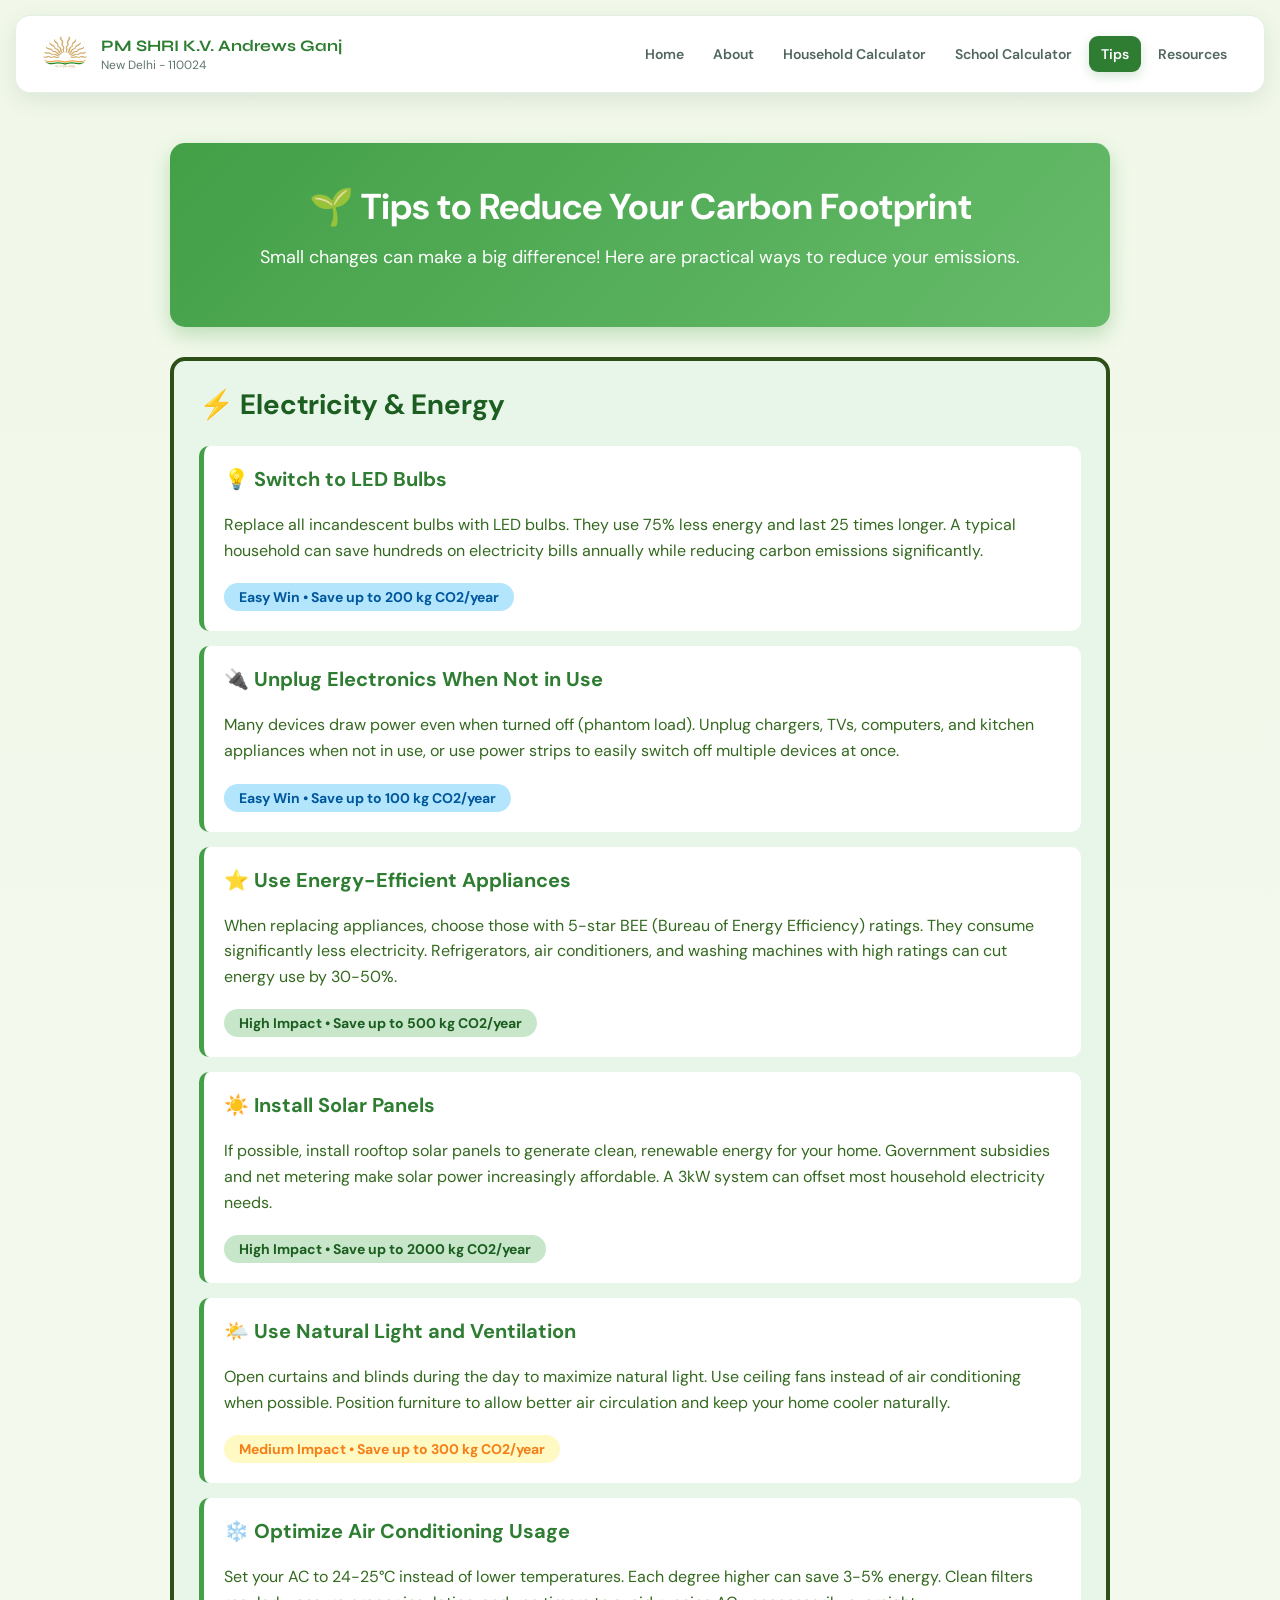
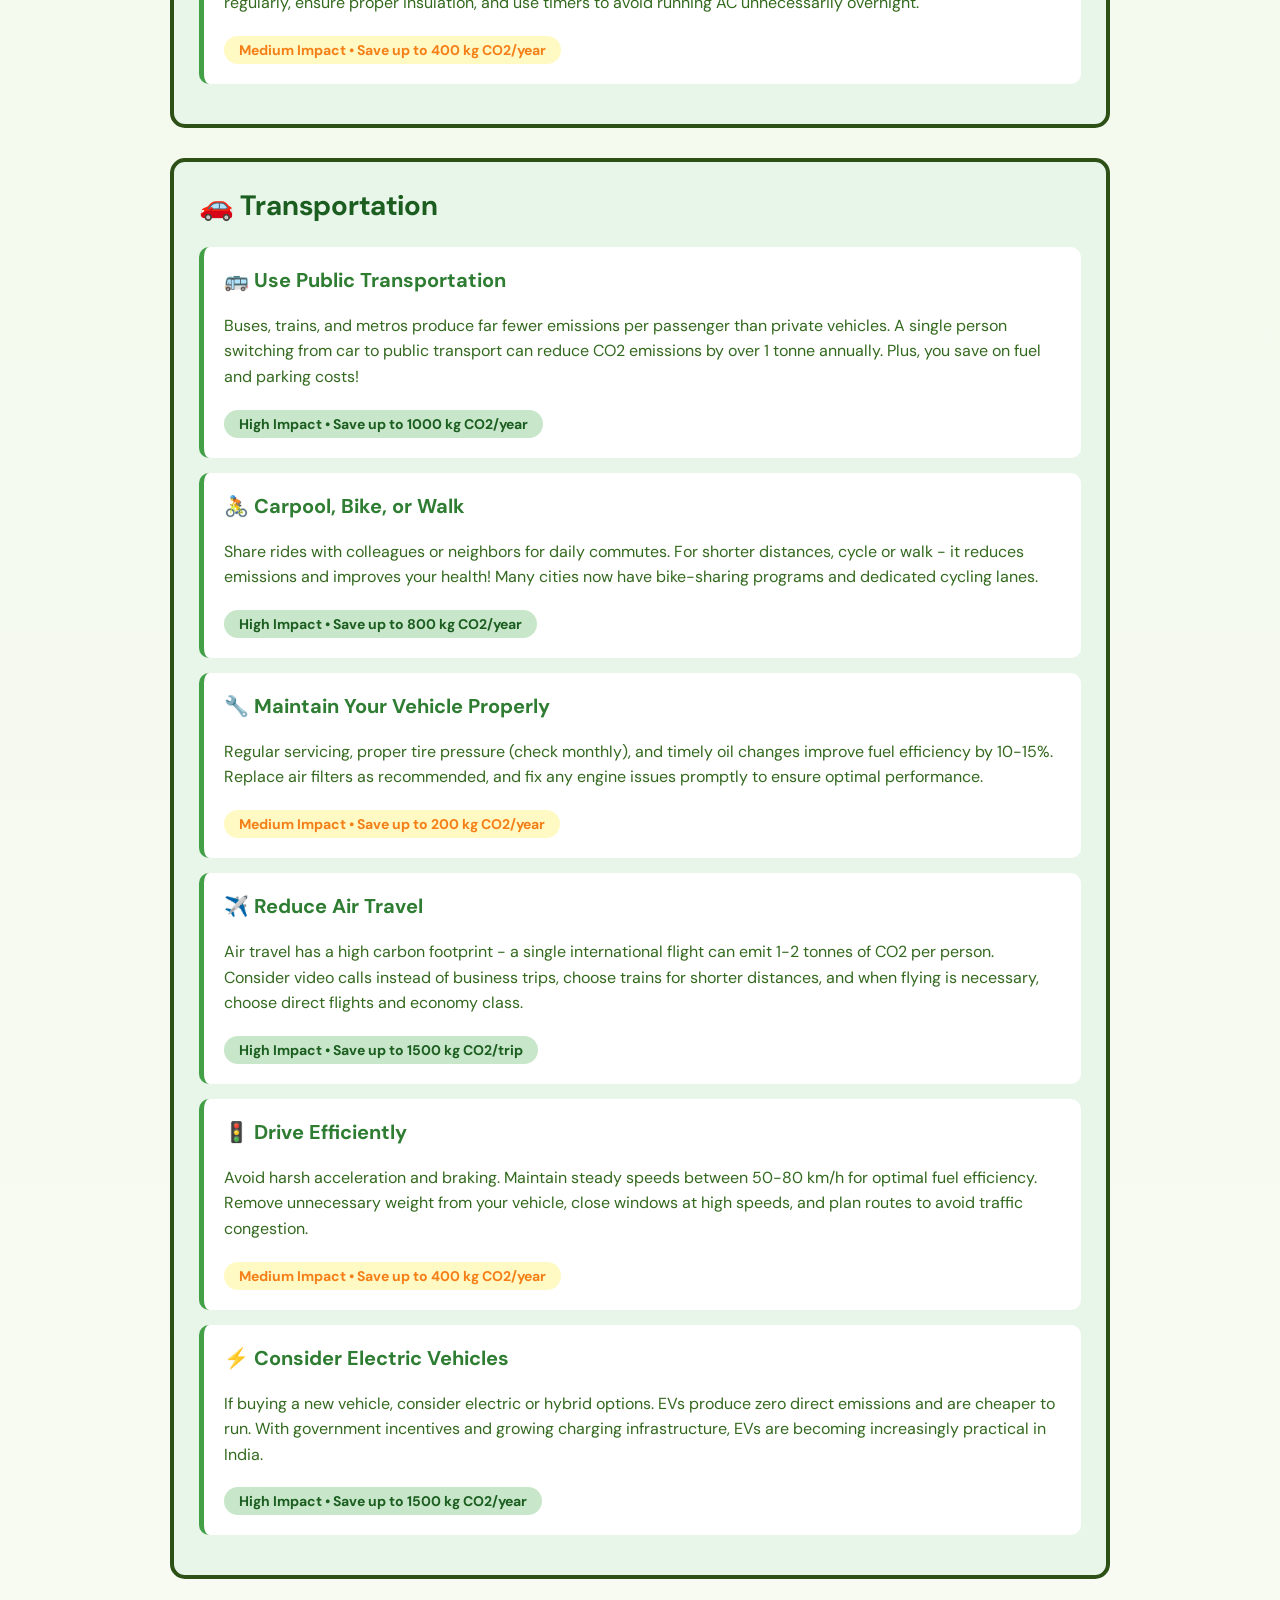
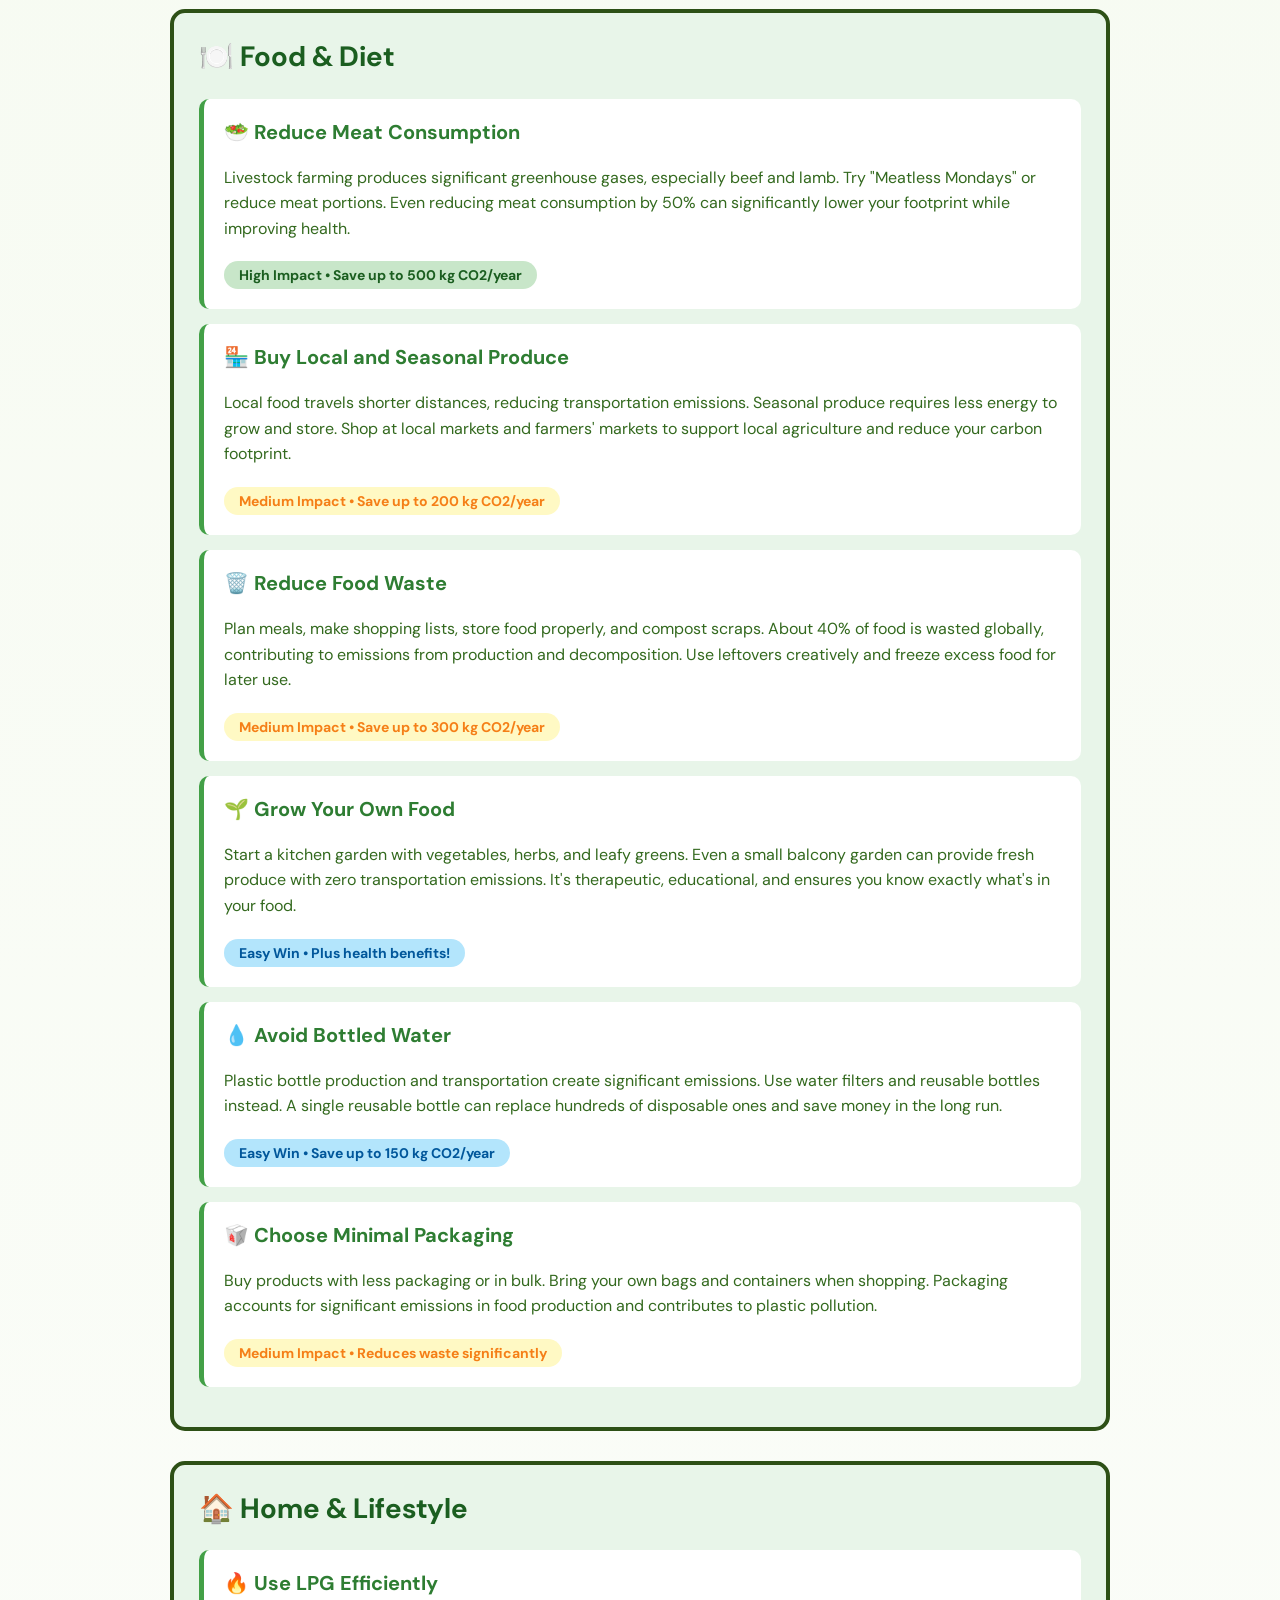
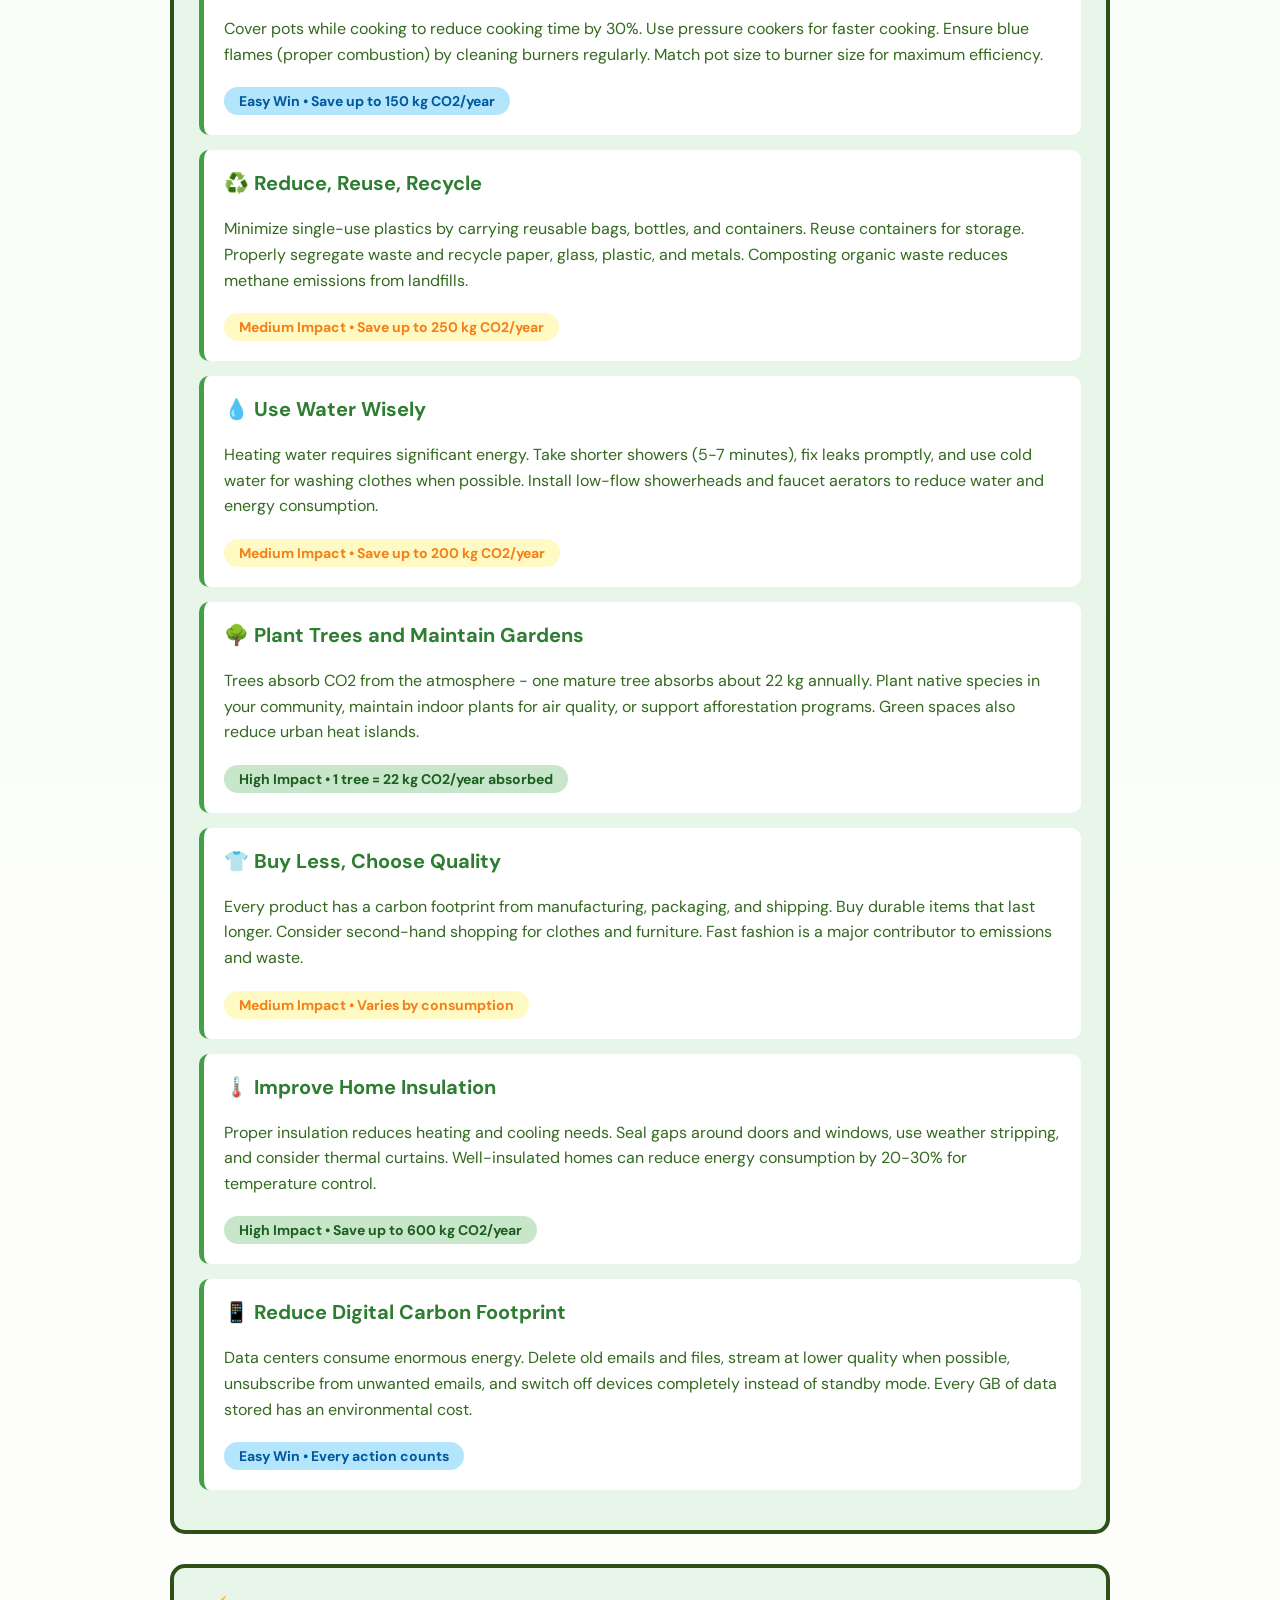
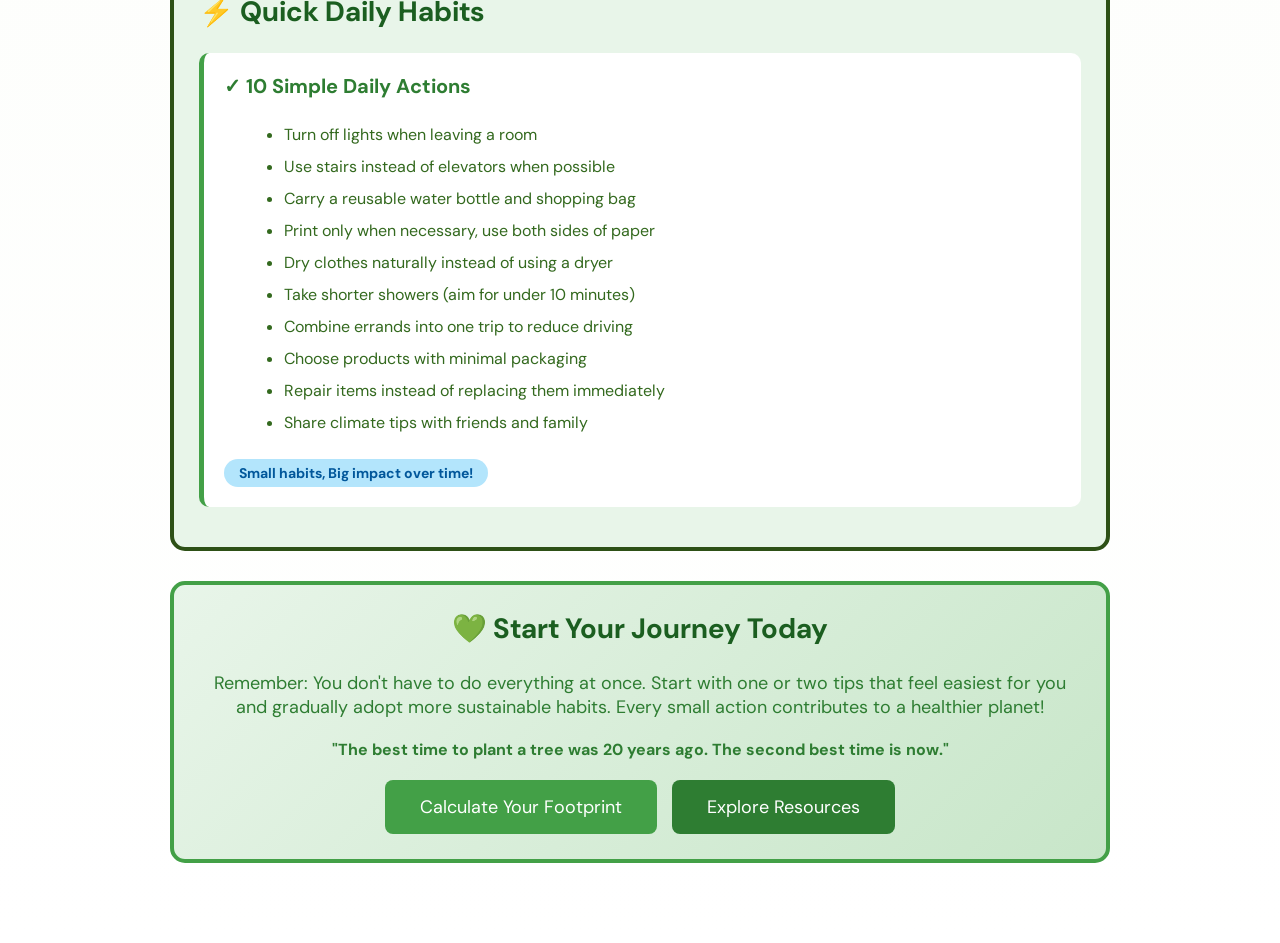
<file: tips.html>
<!DOCTYPE html>
<html lang="en">
<head>
    <link rel="icon" href="d79fb0a61fbd53ce53c9c4492fc59e8f-removebg-preview.png">
    <meta charset="UTF-8">
    <meta name="viewport" content="width=device-width, initial-scale=1.0">
    <title>Tips - Footprint Calculator</title>
    <link rel="stylesheet" href="styles.css">
    <style>
        .tips-container {
            max-width: 1000px;
            margin: 20px auto;
            padding: 30px;
        }
        .tips-header {
            text-align: center;
            background: linear-gradient(135deg, #43a047 0%, #66bb6a 100%);
            padding: 40px;
            border-radius: 15px;
            color: white;
            margin-bottom: 30px;
            box-shadow: 0 8px 20px rgba(67, 160, 71, 0.3);
        }
        .tips-category {
            margin-bottom: 30px;
            background-color: #e8f5e9;
            border: 4px solid #2d5016;
            border-radius: 15px;
            padding: 25px;
        }
        .tips-category h2 {
            color: #1b5e20;
            font-size: 28px;
            margin-top: 0;
            display: flex;
            align-items: center;
            gap: 15px;
        }
        .tip-item {
            background-color: white;
            padding: 20px;
            margin: 15px 0;
            border-radius: 10px;
            border-left: 5px solid #43a047;
            transition: transform 0.3s, box-shadow 0.3s;
        }
        .tip-item:hover {
            transform: translateX(10px);
            box-shadow: 0 4px 12px rgba(67, 160, 71, 0.2);
        }
        .tip-item h3 {
            color: #2e7d32;
            margin-top: 0;
            font-size: 20px;
        }
        .tip-item p {
            color: #33691e;
            line-height: 1.6;
            margin: 10px 0;
        }
        .impact-badge {
            display: inline-block;
            padding: 5px 15px;
            border-radius: 20px;
            font-size: 14px;
            font-weight: bold;
            margin-top: 10px;
        }
        .high-impact {
            background-color: #c8e6c9;
            color: #1b5e20;
        }
        .medium-impact {
            background-color: #fff9c4;
            color: #f57f17;
        }
        .easy-win {
            background-color: #b3e5fc;
            color: #01579b;
        }
        .action-buttons {
            display: flex;
            gap: 15px;
            flex-wrap: wrap;
            justify-content: center;
        }
        .action-button {
            display: inline-block;
            background-color: #43a047;
            color: white;
            padding: 15px 35px;
            border-radius: 8px;
            text-decoration: none;
            font-size: 18px;
            transition: background-color 0.3s, transform 0.3s;
        }
        .action-button:hover {
            background-color: #2e7d32;
            transform: translateY(-3px);
        }
        .action-button.secondary {
            background-color: #2e7d32;
        }
        .action-button.secondary:hover {
            background-color: #1b5e20;
        }
    </style>
</head>
<body>
   <nav class="navbar">
    <div class="nav-brand">
        <img
            src="d79fb0a61fbd53ce53c9c4492fc59e8f-removebg-preview.png"
            alt="KVS Logo"
            class="kvlogo"
        >

        <div class="school-info">
            <span class="school-name">PM SHRI K.V. Andrews Ganj</span>
            <span class="school-location">New Delhi - 110024</span>
        </div>
    </div>

    <ul class="navlinks">
        <li><a href="index.html">Home</a></li>
        <li><a href="about.html">About</a></li>
        <li><a href="household.html">Household Calculator</a></li>
        <li><a href="school.html">School Calculator</a></li>
        <li><a href="tips.html" class="active">Tips</a></li>
        <li><a href="resources.html">Resources</a></li>
    </ul>
</nav>

    <div class="tips-container">
        <div class="tips-header">
            <h1 style="margin: 0; font-size: 36px;">🌱 Tips to Reduce Your Carbon Footprint</h1>
            <p style="margin-top: 15px; font-size: 18px;">Small changes can make a big difference! Here are practical ways to reduce your emissions.</p>
        </div>

        <!-- Electricity Tips -->
        <div class="tips-category">
            <h2>⚡ Electricity & Energy</h2>
            
            <div class="tip-item">
                <h3>💡 Switch to LED Bulbs</h3>
                <p>Replace all incandescent bulbs with LED bulbs. They use 75% less energy and last 25 times longer. A typical household can save hundreds on electricity bills annually while reducing carbon emissions significantly.</p>
                <span class="impact-badge easy-win">Easy Win • Save up to 200 kg CO2/year</span>
            </div>

            <div class="tip-item">
                <h3>🔌 Unplug Electronics When Not in Use</h3>
                <p>Many devices draw power even when turned off (phantom load). Unplug chargers, TVs, computers, and kitchen appliances when not in use, or use power strips to easily switch off multiple devices at once.</p>
                <span class="impact-badge easy-win">Easy Win • Save up to 100 kg CO2/year</span>
            </div>

            <div class="tip-item">
                <h3>⭐ Use Energy-Efficient Appliances</h3>
                <p>When replacing appliances, choose those with 5-star BEE (Bureau of Energy Efficiency) ratings. They consume significantly less electricity. Refrigerators, air conditioners, and washing machines with high ratings can cut energy use by 30-50%.</p>
                <span class="impact-badge high-impact">High Impact • Save up to 500 kg CO2/year</span>
            </div>

            <div class="tip-item">
                <h3>☀️ Install Solar Panels</h3>
                <p>If possible, install rooftop solar panels to generate clean, renewable energy for your home. Government subsidies and net metering make solar power increasingly affordable. A 3kW system can offset most household electricity needs.</p>
                <span class="impact-badge high-impact">High Impact • Save up to 2000 kg CO2/year</span>
            </div>

            <div class="tip-item">
                <h3>🌤️ Use Natural Light and Ventilation</h3>
                <p>Open curtains and blinds during the day to maximize natural light. Use ceiling fans instead of air conditioning when possible. Position furniture to allow better air circulation and keep your home cooler naturally.</p>
                <span class="impact-badge medium-impact">Medium Impact • Save up to 300 kg CO2/year</span>
            </div>

            <div class="tip-item">
                <h3>❄️ Optimize Air Conditioning Usage</h3>
                <p>Set your AC to 24-25°C instead of lower temperatures. Each degree higher can save 3-5% energy. Clean filters regularly, ensure proper insulation, and use timers to avoid running AC unnecessarily overnight.</p>
                <span class="impact-badge medium-impact">Medium Impact • Save up to 400 kg CO2/year</span>
            </div>
        </div>

        <!-- Transportation Tips -->
        <div class="tips-category">
            <h2>🚗 Transportation</h2>
            
            <div class="tip-item">
                <h3>🚌 Use Public Transportation</h3>
                <p>Buses, trains, and metros produce far fewer emissions per passenger than private vehicles. A single person switching from car to public transport can reduce CO2 emissions by over 1 tonne annually. Plus, you save on fuel and parking costs!</p>
                <span class="impact-badge high-impact">High Impact • Save up to 1000 kg CO2/year</span>
            </div>

            <div class="tip-item">
                <h3>🚴 Carpool, Bike, or Walk</h3>
                <p>Share rides with colleagues or neighbors for daily commutes. For shorter distances, cycle or walk - it reduces emissions and improves your health! Many cities now have bike-sharing programs and dedicated cycling lanes.</p>
                <span class="impact-badge high-impact">High Impact • Save up to 800 kg CO2/year</span>
            </div>

            <div class="tip-item">
                <h3>🔧 Maintain Your Vehicle Properly</h3>
                <p>Regular servicing, proper tire pressure (check monthly), and timely oil changes improve fuel efficiency by 10-15%. Replace air filters as recommended, and fix any engine issues promptly to ensure optimal performance.</p>
                <span class="impact-badge medium-impact">Medium Impact • Save up to 200 kg CO2/year</span>
            </div>

            <div class="tip-item">
                <h3>✈️ Reduce Air Travel</h3>
                <p>Air travel has a high carbon footprint - a single international flight can emit 1-2 tonnes of CO2 per person. Consider video calls instead of business trips, choose trains for shorter distances, and when flying is necessary, choose direct flights and economy class.</p>
                <span class="impact-badge high-impact">High Impact • Save up to 1500 kg CO2/trip</span>
            </div>

            <div class="tip-item">
                <h3>🚦 Drive Efficiently</h3>
                <p>Avoid harsh acceleration and braking. Maintain steady speeds between 50-80 km/h for optimal fuel efficiency. Remove unnecessary weight from your vehicle, close windows at high speeds, and plan routes to avoid traffic congestion.</p>
                <span class="impact-badge medium-impact">Medium Impact • Save up to 400 kg CO2/year</span>
            </div>

            <div class="tip-item">
                <h3>⚡ Consider Electric Vehicles</h3>
                <p>If buying a new vehicle, consider electric or hybrid options. EVs produce zero direct emissions and are cheaper to run. With government incentives and growing charging infrastructure, EVs are becoming increasingly practical in India.</p>
                <span class="impact-badge high-impact">High Impact • Save up to 1500 kg CO2/year</span>
            </div>
        </div>

        <!-- Food & Diet Tips -->
        <div class="tips-category">
            <h2>🍽️ Food & Diet</h2>
            
            <div class="tip-item">
                <h3>🥗 Reduce Meat Consumption</h3>
                <p>Livestock farming produces significant greenhouse gases, especially beef and lamb. Try "Meatless Mondays" or reduce meat portions. Even reducing meat consumption by 50% can significantly lower your footprint while improving health.</p>
                <span class="impact-badge high-impact">High Impact • Save up to 500 kg CO2/year</span>
            </div>

            <div class="tip-item">
                <h3>🏪 Buy Local and Seasonal Produce</h3>
                <p>Local food travels shorter distances, reducing transportation emissions. Seasonal produce requires less energy to grow and store. Shop at local markets and farmers' markets to support local agriculture and reduce your carbon footprint.</p>
                <span class="impact-badge medium-impact">Medium Impact • Save up to 200 kg CO2/year</span>
            </div>

            <div class="tip-item">
                <h3>🗑️ Reduce Food Waste</h3>
                <p>Plan meals, make shopping lists, store food properly, and compost scraps. About 40% of food is wasted globally, contributing to emissions from production and decomposition. Use leftovers creatively and freeze excess food for later use.</p>
                <span class="impact-badge medium-impact">Medium Impact • Save up to 300 kg CO2/year</span>
            </div>

            <div class="tip-item">
                <h3>🌱 Grow Your Own Food</h3>
                <p>Start a kitchen garden with vegetables, herbs, and leafy greens. Even a small balcony garden can provide fresh produce with zero transportation emissions. It's therapeutic, educational, and ensures you know exactly what's in your food.</p>
                <span class="impact-badge easy-win">Easy Win • Plus health benefits!</span>
            </div>

            <div class="tip-item">
                <h3>💧 Avoid Bottled Water</h3>
                <p>Plastic bottle production and transportation create significant emissions. Use water filters and reusable bottles instead. A single reusable bottle can replace hundreds of disposable ones and save money in the long run.</p>
                <span class="impact-badge easy-win">Easy Win • Save up to 150 kg CO2/year</span>
            </div>

            <div class="tip-item">
                <h3>🥡 Choose Minimal Packaging</h3>
                <p>Buy products with less packaging or in bulk. Bring your own bags and containers when shopping. Packaging accounts for significant emissions in food production and contributes to plastic pollution.</p>
                <span class="impact-badge medium-impact">Medium Impact • Reduces waste significantly</span>
            </div>
        </div>

        <!-- Home & Lifestyle Tips -->
        <div class="tips-category">
            <h2>🏠 Home & Lifestyle</h2>
            
            <div class="tip-item">
                <h3>🔥 Use LPG Efficiently</h3>
                <p>Cover pots while cooking to reduce cooking time by 30%. Use pressure cookers for faster cooking. Ensure blue flames (proper combustion) by cleaning burners regularly. Match pot size to burner size for maximum efficiency.</p>
                <span class="impact-badge easy-win">Easy Win • Save up to 150 kg CO2/year</span>
            </div>

            <div class="tip-item">
                <h3>♻️ Reduce, Reuse, Recycle</h3>
                <p>Minimize single-use plastics by carrying reusable bags, bottles, and containers. Reuse containers for storage. Properly segregate waste and recycle paper, glass, plastic, and metals. Composting organic waste reduces methane emissions from landfills.</p>
                <span class="impact-badge medium-impact">Medium Impact • Save up to 250 kg CO2/year</span>
            </div>

            <div class="tip-item">
                <h3>💧 Use Water Wisely</h3>
                <p>Heating water requires significant energy. Take shorter showers (5-7 minutes), fix leaks promptly, and use cold water for washing clothes when possible. Install low-flow showerheads and faucet aerators to reduce water and energy consumption.</p>
                <span class="impact-badge medium-impact">Medium Impact • Save up to 200 kg CO2/year</span>
            </div>

            <div class="tip-item">
                <h3>🌳 Plant Trees and Maintain Gardens</h3>
                <p>Trees absorb CO2 from the atmosphere - one mature tree absorbs about 22 kg annually. Plant native species in your community, maintain indoor plants for air quality, or support afforestation programs. Green spaces also reduce urban heat islands.</p>
                <span class="impact-badge high-impact">High Impact • 1 tree = 22 kg CO2/year absorbed</span>
            </div>

            <div class="tip-item">
                <h3>👕 Buy Less, Choose Quality</h3>
                <p>Every product has a carbon footprint from manufacturing, packaging, and shipping. Buy durable items that last longer. Consider second-hand shopping for clothes and furniture. Fast fashion is a major contributor to emissions and waste.</p>
                <span class="impact-badge medium-impact">Medium Impact • Varies by consumption</span>
            </div>

            <div class="tip-item">
                <h3>🌡️ Improve Home Insulation</h3>
                <p>Proper insulation reduces heating and cooling needs. Seal gaps around doors and windows, use weather stripping, and consider thermal curtains. Well-insulated homes can reduce energy consumption by 20-30% for temperature control.</p>
                <span class="impact-badge high-impact">High Impact • Save up to 600 kg CO2/year</span>
            </div>

            <div class="tip-item">
                <h3>📱 Reduce Digital Carbon Footprint</h3>
                <p>Data centers consume enormous energy. Delete old emails and files, stream at lower quality when possible, unsubscribe from unwanted emails, and switch off devices completely instead of standby mode. Every GB of data stored has an environmental cost.</p>
                <span class="impact-badge easy-win">Easy Win • Every action counts</span>
            </div>
        </div>

        <!-- Additional Quick Tips -->
        <div class="tips-category">
            <h2>⚡ Quick Daily Habits</h2>
            
            <div class="tip-item">
                <h3>✓ 10 Simple Daily Actions</h3>
                <ul style="color: #33691e; line-height: 2; margin: 10px 0 10px 20px;">
                    <li>Turn off lights when leaving a room</li>
                    <li>Use stairs instead of elevators when possible</li>
                    <li>Carry a reusable water bottle and shopping bag</li>
                    <li>Print only when necessary, use both sides of paper</li>
                    <li>Dry clothes naturally instead of using a dryer</li>
                    <li>Take shorter showers (aim for under 10 minutes)</li>
                    <li>Combine errands into one trip to reduce driving</li>
                    <li>Choose products with minimal packaging</li>
                    <li>Repair items instead of replacing them immediately</li>
                    <li>Share climate tips with friends and family</li>
                </ul>
                <span class="impact-badge easy-win">Small habits, Big impact over time!</span>
            </div>
        </div>

        <!-- Call to Action -->
        <div class="tips-category" style="background: linear-gradient(135deg, #e8f5e9 0%, #c8e6c9 100%); text-align: center; border: 4px solid #43a047;">
            <h2 style="justify-content: center;">💚 Start Your Journey Today</h2>
            <p style="font-size: 18px; color: #2e7d32; margin: 20px 0;">Remember: You don't have to do everything at once. Start with one or two tips that feel easiest for you and gradually adopt more sustainable habits. Every small action contributes to a healthier planet!</p>
            <p style="font-size: 16px; color: #2e7d32; margin: 20px 0; font-weight: bold;">"The best time to plant a tree was 20 years ago. The second best time is now."</p>
            <div class="action-buttons">
                <a href="household.html" class="action-button">Calculate Your Footprint</a>
                <a href="resources.html" class="action-button secondary">Explore Resources</a>
            </div>
        </div>
    </div>

</body>
</html>
</file>
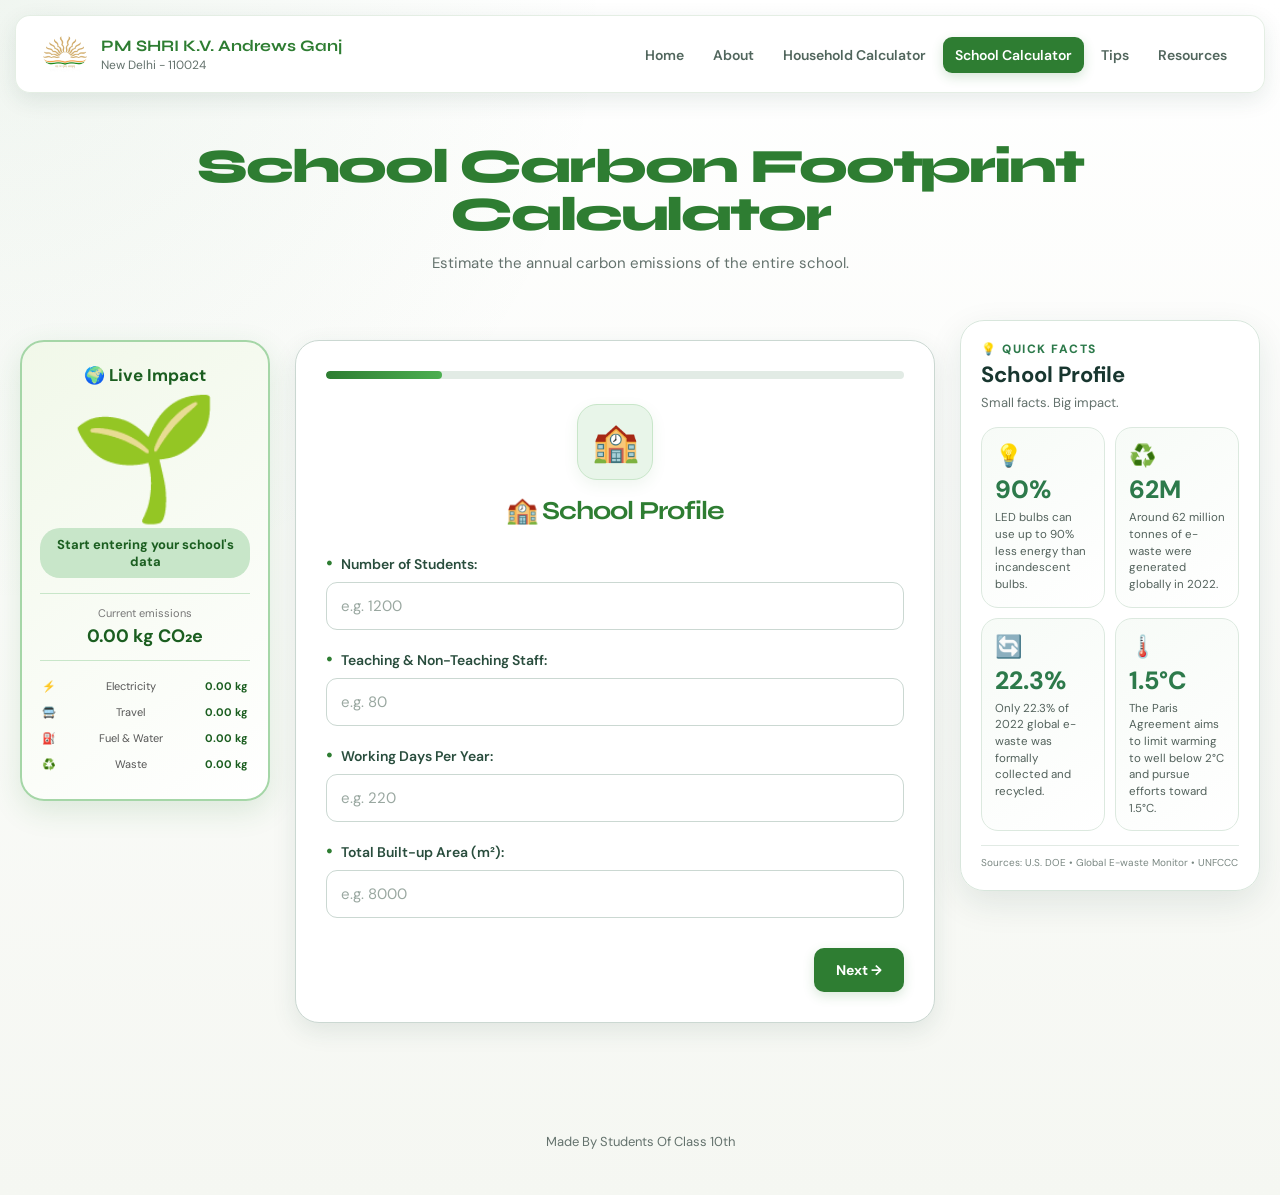
<file: cec2/school.html>
<!DOCTYPE html>
<html lang="en">
<head>
    <meta charset="UTF-8">
    <meta name="viewport" content="width=device-width, initial-scale=1.0">

    <title>School Carbon Footprint Calculator</title>

    <link rel="icon" href="d79fb0a61fbd53ce53c9c4492fc59e8f-removebg-preview.png">

    <link rel="preconnect" href="https://fonts.googleapis.com">
    <link rel="preconnect" href="https://fonts.gstatic.com" crossorigin>

    <link href="https://fonts.googleapis.com/css2?family=DM+Sans:wght@400;500;600;700&family=Space+Mono:wght@400;700&family=Syne:wght@600;700;800&display=swap" rel="stylesheet">

    <link rel="stylesheet" href="school.css">
</head>

<body>

    <!-- SCHOOL NAVIGATION BAR -->

    <nav class="school-navbar">

        <div class="school-nav-brand">

            <img
                src="d79fb0a61fbd53ce53c9c4492fc59e8f-removebg-preview.png"
                alt="KVS Logo"
                class="school-nav-logo"
            >

            <div class="school-nav-info">

                <span class="school-name">
                    PM SHRI K.V. Andrews Ganj
                </span>

                <span class="school-location">
                    New Delhi - 110024
                </span>

            </div>

        </div>

        <ul class="school-nav-links">

            <li><a href="index.html">Home</a></li>

            <li><a href="about.html">About</a></li>

            <li><a href="household.html">Household Calculator</a></li>

            <li>
                <a href="school.html" class="active">
                    School Calculator
                </a>
            </li>

            <li><a href="tips.html">Tips</a></li>

            <li><a href="resources.html">Resources</a></li>

        </ul>

    </nav>


    <!-- PAGE HEADING -->

    <div class="school-headline">

        <h1>
            School Carbon Footprint Calculator
        </h1>

        <p>
            Estimate the annual carbon emissions of the entire school.
        </p>

    </div>


    <!-- =====================================================
         DESKTOP SCHOOL WORKSPACE
    ====================================================== -->

    <div class="school-workspace">


        <!-- =====================================================
             LIVE TREE
        ====================================================== -->

        <div class="live-tree-box">

            <div class="live-tree-title">
                🌍 Live Impact
            </div>

            <div id="liveTreeEmoji" class="live-tree-emoji">
                🌱
            </div>

            <div id="liveTreeCondition" class="live-tree-condition">
                Start entering your school's data
            </div>

            <div class="live-tree-emission">

                <span>
                    Current emissions
                </span>

                <strong id="liveTreeCO2">
                    0.00 kg CO₂e
                </strong>

            </div>

            <div class="live-tree-breakdown">

                <div>
                    ⚡
                    <span>Electricity</span>
                    <strong id="liveElectricity">
                        0.00 kg
                    </strong>
                </div>

                <div>
                    🚍
                    <span>Travel</span>
                    <strong id="liveTransport">
                        0.00 kg
                    </strong>
                </div>

                <div>
                    ⛽
                    <span>Fuel & Water</span>
                    <strong id="liveFuel">
                        0.00 kg
                    </strong>
                </div>

                <div>
                    ♻️
                    <span>Waste</span>
                    <strong id="liveWaste">
                        0.00 kg
                    </strong>
                </div>

            </div>

        </div>


        <!-- =====================================================
             STEP 1 — SCHOOL PROFILE
        ====================================================== -->

        <div class="school-calc step" id="schoolStep1">

            <div class="progress-bar">
                <div class="progress-fill" style="width:20%;"></div>
            </div>

            <div class="school-icon">
                🏫
            </div>

            <h2 class="school-hd2">
                🏫 School Profile
            </h2>

            <label class="school-textx">
                <span class="school-bt">•</span>
                Number of Students:
            </label>

            <input
                type="number"
                id="students"
                placeholder="e.g. 1200"
                min="0"
            >

            <label class="school-textx">
                <span class="school-bt">•</span>
                Teaching & Non-Teaching Staff:
            </label>

            <input
                type="number"
                id="staff"
                placeholder="e.g. 80"
                min="0"
            >

            <label class="school-textx">
                <span class="school-bt">•</span>
                Working Days Per Year:
            </label>

            <input
                type="number"
                id="workingDays"
                placeholder="e.g. 220"
                min="0"
            >

            <label class="school-textx">
                <span class="school-bt">•</span>
                Total Built-up Area (m²):
            </label>

            <input
                type="number"
                id="schoolArea"
                placeholder="e.g. 8000"
                min="0"
            >

            <div class="school-button-container">

                <button
                    class="school-next-btn"
                    onclick="schoolNextStep(2)"
                >
                    Next →
                </button>

            </div>

        </div>


        <!-- =====================================================
             STEP 2 — ELECTRICITY
        ====================================================== -->

        <div
            class="school-calc step"
            id="schoolStep2"
            style="display:none;"
        >

            <div class="progress-bar">
                <div class="progress-fill" style="width:40%;"></div>
            </div>

            <div class="school-icon">
                ⚡
            </div>

            <h2 class="school-hd2">
                ⚡ Electricity & Solar
            </h2>

            <label class="school-textx">
                <span class="school-bt">•</span>
                Grid Electricity Used (kWh/Year):
            </label>

            <input
                type="number"
                id="gridElectricity"
                placeholder="e.g. 150000"
                min="0"
            >

            <label class="school-textx">
                <span class="school-bt">•</span>
                Solar Electricity Generated (kWh/Year):
            </label>

            <input
                type="number"
                id="solarElectricity"
                placeholder="e.g. 25000"
                min="0"
            >

            <label class="school-textx">
                <span class="school-bt">•</span>
                Electricity Emission Factor (kg CO₂e/kWh):
            </label>

            <input
                type="number"
                id="electricityFactor"
                value="0.82"
                step="0.01"
                min="0"
            >

            <div class="school-note">
                Solar generation is treated as reducing the school's
                grid-electricity requirement.
            </div>

            <div class="school-button-container">

                <button
                    class="school-back-btn"
                    onclick="schoolPrevStep(1)"
                >
                    ← Back
                </button>

                <button
                    class="school-next-btn"
                    onclick="schoolNextStep(3)"
                >
                    Next →
                </button>

            </div>

        </div>


        <!-- =====================================================
             STEP 3 — TRANSPORTATION
        ====================================================== -->

        <div
            class="school-calc step"
            id="schoolStep3"
            style="display:none;"
        >

            <div class="progress-bar">
                <div class="progress-fill" style="width:60%;"></div>
            </div>

            <div class="school-icon">
                🚌
            </div>

            <h2 class="school-hd2">
                🚌 Transportation
            </h2>

            <h3 class="school-small-heading">
                School Vehicles
            </h3>

            <label class="school-textx">
                <span class="school-bt">•</span>
                School Bus Diesel (L/Year):
            </label>

            <input
                type="number"
                id="busDiesel"
                placeholder="e.g. 12000"
                min="0"
            >

            <label class="school-textx">
                <span class="school-bt">•</span>
                School Cars/Vans Petrol (L/Year):
            </label>

            <input
                type="number"
                id="schoolPetrol"
                placeholder="e.g. 2500"
                min="0"
            >

            <h3 class="school-small-heading">
                Student & Staff Commute
            </h3>

            <label class="school-textx">
                <span class="school-bt">•</span>
                Car Passenger Travel (person-km/year):
            </label>

            <input
                type="number"
                id="carTravel"
                placeholder="e.g. 500000"
                min="0"
            >

            <label class="school-textx">
                <span class="school-bt">•</span>
                Two-Wheeler Travel (person-km/year):
            </label>

            <input
                type="number"
                id="twoWheelerTravel"
                placeholder="e.g. 700000"
                min="0"
            >

            <label class="school-textx">
                <span class="school-bt">•</span>
                Bus Travel (person-km/year):
            </label>

            <input
                type="number"
                id="publicBusTravel"
                placeholder="e.g. 300000"
                min="0"
            >

            <label class="school-textx">
                <span class="school-bt">•</span>
                Metro/Rail Travel (person-km/year):
            </label>

            <input
                type="number"
                id="metroTravel"
                placeholder="e.g. 400000"
                min="0"
            >

            <div class="school-button-container">

                <button
                    class="school-back-btn"
                    onclick="schoolPrevStep(2)"
                >
                    ← Back
                </button>

                <button
                    class="school-next-btn"
                    onclick="schoolNextStep(4)"
                >
                    Next →
                </button>

            </div>

        </div>


        <!-- =====================================================
             STEP 4 — FUEL & WATER
        ====================================================== -->

        <div
            class="school-calc step"
            id="schoolStep4"
            style="display:none;"
        >

            <div class="progress-bar">
                <div class="progress-fill" style="width:80%;"></div>
            </div>

            <div class="school-icon">
                🔥
            </div>

            <h2 class="school-hd2">
                🔥 Fuel & Water
            </h2>

            <label class="school-textx">
                <span class="school-bt">•</span>
                Generator Diesel (L/Year):
            </label>

            <input
                type="number"
                id="generatorDiesel"
                placeholder="e.g. 1500"
                min="0"
            >

            <label class="school-textx">
                <span class="school-bt">•</span>
                LPG Used (kg/Year):
            </label>

            <input
                type="number"
                id="schoolLPG"
                placeholder="e.g. 1000"
                min="0"
            >

            <label class="school-textx">
                <span class="school-bt">•</span>
                Water Consumption (kL/Year):
            </label>

            <input
                type="number"
                id="waterUsage"
                placeholder="e.g. 5000"
                min="0"
            >

            <div class="school-button-container">

                <button
                    class="school-back-btn"
                    onclick="schoolPrevStep(3)"
                >
                    ← Back
                </button>

                <button
                    class="school-next-btn"
                    onclick="schoolNextStep(5)"
                >
                    Next →
                </button>

            </div>

        </div>


        <!-- =====================================================
             STEP 5 — WASTE
        ====================================================== -->

        <div
            class="school-calc step"
            id="schoolStep5"
            style="display:none;"
        >

            <div class="progress-bar">
                <div class="progress-fill" style="width:100%;"></div>
            </div>

            <div class="school-icon">
                ♻️
            </div>

            <h2 class="school-hd2">
                ♻️ School Waste
            </h2>

            <label class="school-textx">
                <span class="school-bt">•</span>
                Food/Organic Waste (kg/Year):
            </label>

            <input
                type="number"
                id="foodWaste"
                placeholder="e.g. 5000"
                min="0"
            >

            <label class="school-textx">
                <span class="school-bt">•</span>
                Paper/Cardboard Waste (kg/Year):
            </label>

            <input
                type="number"
                id="paperWaste"
                placeholder="e.g. 3000"
                min="0"
            >

            <label class="school-textx">
                <span class="school-bt">•</span>
                Plastic Waste (kg/Year):
            </label>

            <input
                type="number"
                id="plasticWaste"
                placeholder="e.g. 1500"
                min="0"
            >

            <label class="school-textx">
                <span class="school-bt">•</span>
                Other Waste (kg/Year):
            </label>

            <input
                type="number"
                id="otherWaste"
                placeholder="e.g. 1000"
                min="0"
            >

            <label class="school-textx">
                <span class="school-bt">•</span>
                Waste Recycled/Composted (%):
            </label>

            <input
                type="number"
                id="recycledPercent"
                placeholder="e.g. 50"
                min="0"
                max="100"
            >

            <div class="school-button-container">

                <button
                    class="school-back-btn"
                    onclick="schoolPrevStep(4)"
                >
                    ← Back
                </button>

                <button
                    class="school-next-btn"
                    onclick="calculateSchoolCarbon()"
                >
                    Calculate 🌍
                </button>

            </div>


            <!-- RESULT -->

            <div id="schoolResult" class="school-result">

                <div class="school-result-header">

                    <div class="school-result-icon">
                        🌍
                    </div>

                    <h2>
                        Your School's Annual Carbon Footprint
                    </h2>

                    <div class="school-total" id="schoolTotal">
                        0.00
                    </div>

                    <p>
                        tonnes CO₂e / year
                    </p>

                </div>


                <div class="school-summary">

                    <div class="summary-card">
                        <span>🏫</span>
                        <h3>Total Annual Emissions</h3>
                        <strong id="schoolTotalKg">
                            0.00 kg CO₂e
                        </strong>
                    </div>

                    <div class="summary-card">
                        <span>👥</span>
                        <h3>Per Student / Staff</h3>
                        <strong id="schoolPerPerson">
                            0.00 kg CO₂e
                        </strong>
                    </div>

                    <div class="summary-card">
                        <span>📐</span>
                        <h3>Per m² of School</h3>
                        <strong id="schoolPerArea">
                            0.00 kg CO₂e
                        </strong>
                    </div>

                </div>


                <div class="school-breakdown">

                    <h3>
                        📊 Emission Breakdown
                    </h3>

                    <div class="breakdown-item">

                        <div>
                            <span>⚡ Electricity & Solar</span>
                            <strong id="schoolElectricity">
                                0.00 tonnes
                            </strong>
                        </div>

                        <div class="breakdown-bar">
                            <div id="electricityBar"></div>
                        </div>

                    </div>


                    <div class="breakdown-item">

                        <div>
                            <span>🚌 Transportation</span>
                            <strong id="schoolTransport">
                                0.00 tonnes
                            </strong>
                        </div>

                        <div class="breakdown-bar">
                            <div id="transportBar"></div>
                        </div>

                    </div>


                    <div class="breakdown-item">

                        <div>
                            <span>⛽ Fuel & Water</span>
                            <strong id="schoolFuel">
                                0.00 tonnes
                            </strong>
                        </div>

                        <div class="breakdown-bar">
                            <div id="fuelBar"></div>
                        </div>

                    </div>


                    <div class="breakdown-item">

                        <div>
                            <span>♻️ Waste</span>
                            <strong id="schoolWaste">
                                0.00 tonnes
                            </strong>
                        </div>

                        <div class="breakdown-bar">
                            <div id="wasteBar"></div>
                        </div>

                    </div>

                </div>


                <div class="school-offset">

                    <h3>
                        🌳 Offset Estimate
                    </h3>

                    <div
                        class="trees-number"
                        id="schoolTrees"
                    >
                        0
                    </div>

                    <p>
                        trees needed to offset the school's
                        estimated annual emissions
                    </p>

                </div>


                <div
                    class="school-result-message"
                    id="schoolResultMessage"
                >
                    🌱 Every reduction can make a difference.
                </div>


                <div class="school-result-buttons">

                    <button onclick="calculateSchoolAgain()">
                        🔄 Calculate Again
                    </button>

                    <button onclick="window.print()">
                        🖨️ Print Report
                    </button>

                </div>

            </div>

        </div>


        <!-- =====================================================
             QUICK FACTS
        ====================================================== -->

        <aside
            class="quick-facts-panel"
            id="quickFactsPanel"
        >

            <div class="quick-facts-header">

                <div class="quick-facts-label">
                    💡 QUICK FACTS
                </div>

                <h2 id="quickFactsTitle">
                    School Profile
                </h2>

                <p id="quickFactsSubtitle">
                    Small facts. Big impact.
                </p>

            </div>


            <div class="quick-facts-grid">

                <div class="quick-fact-card">

                    <div
                        class="quick-fact-icon"
                        id="factIcon1"
                    >
                        💡
                    </div>

                    <div
                        class="quick-fact-value"
                        id="factValue1"
                    >
                        90%
                    </div>

                    <div
                        class="quick-fact-text"
                        id="factText1"
                    >
                        LED bulbs can use up to 90% less energy
                        than incandescent bulbs.
                    </div>

                </div>


                <div class="quick-fact-card">

                    <div
                        class="quick-fact-icon"
                        id="factIcon2"
                    >
                        ♻️
                    </div>

                    <div
                        class="quick-fact-value"
                        id="factValue2"
                    >
                        62M
                    </div>

                    <div
                        class="quick-fact-text"
                        id="factText2"
                    >
                        Around 62 million tonnes of e-waste
                        were generated globally in 2022.
                    </div>

                </div>


                <div class="quick-fact-card">

                    <div
                        class="quick-fact-icon"
                        id="factIcon3"
                    >
                        🔄
                    </div>

                    <div
                        class="quick-fact-value"
                        id="factValue3"
                    >
                        22.3%
                    </div>

                    <div
                        class="quick-fact-text"
                        id="factText3"
                    >
                        Only 22.3% of 2022 global e-waste
                        was formally collected and recycled.
                    </div>

                </div>


                <div class="quick-fact-card">

                    <div
                        class="quick-fact-icon"
                        id="factIcon4"
                    >
                        🌡️
                    </div>

                    <div
                        class="quick-fact-value"
                        id="factValue4"
                    >
                        1.5°C
                    </div>

                    <div
                        class="quick-fact-text"
                        id="factText4"
                    >
                        The Paris Agreement aims to limit
                        warming to well below 2°C and pursue
                        efforts toward 1.5°C.
                    </div>

                </div>

            </div>


            <div
                class="quick-facts-source"
                id="quickFactsSource"
            >
                Sources: U.S. DOE • Global E-waste Monitor • UNFCCC
            </div>
            <!-- RESULT / CONCLUSION FACTS -->
<div class="quick-fact-set" id="factsResult" style="display:none;">
    <div class="quick-fact-card">
        <span class="quick-fact-icon">🌱</span>
        <div>
            <strong>Every kg counts</strong>
            <p>Even small reductions in energy use, travel, fuel and waste can lower the school's total carbon footprint.</p>
        </div>
    </div>

    <div class="quick-fact-card">
        <span class="quick-fact-icon">⚡</span>
        <div>
            <strong>Energy is a key area</strong>
            <p>Using electricity efficiently and increasing solar energy can reduce emissions from the school's energy use.</p>
        </div>
    </div>

    <div class="quick-fact-card">
        <span class="quick-fact-icon">🚌</span>
        <div>
            <strong>Smarter travel helps</strong>
            <p>Shared and public transport, walking and cycling can help reduce transportation-related emissions.</p>
        </div>
    </div>

    <div class="quick-fact-card">
        <span class="quick-fact-icon">📊</span>
        <div>
            <strong>Measure → Understand → Improve</strong>
            <p>Your carbon-footprint result helps identify areas where your school can make future improvements.</p>
        </div>
    </div>
</div>
        </aside>

    </div>


    <!-- FOOTER -->

    <div class="school-footer">
        Made By Students Of Class 10th
    </div>


    <script src="school.js"></script>

</body>
</html>
</file>
<file: s2.css>
@import url('https://fonts.googleapis.com/css2?family=DM+Sans:wght@400;500;600;700&family=Space+Mono:wght@400;700&family=Syne:wght@600;700;800&display=swap');
:root{
--green:#2e7d32;
--green-dark:#1b5e20;
--green-light:#e8f5e9;
--green-pale:#f3faf4;
--text:#18362f;
--muted:#64726d;
--border:#d7e2dc;
--white:#ffffff;
--orange:#f39c12;
--orange-light:#fff8e8;
--blue:#2196f3;
--blue-bg:#f4faff;
--shadow:0 12px 35px rgba(24,54,47,.08);
--shadow-hover:0 18px 45px rgba(24,54,47,.13);
}
*{
margin:0;
padding:0;
box-sizing:border-box;
}
html{
scroll-behavior:smooth;
}
body{
font-family:'DM Sans',sans-serif;
color:var(--text);
background:#fff;
line-height:1.6;
overflow-x:hidden;
}
a{
text-decoration:none;
color:inherit;
}
button,a{
-webkit-tap-highlight-color:transparent;
}
.navbar{
width:100%;
padding:16px 6%;
display:flex;
align-items:center;
justify-content:space-between;
gap:25px;
background:rgba(255,255,255,.97);
border-bottom:1px solid var(--border);
position:relative;
z-index:20;
}
.home-navbar{
min-height:78px;
}
.heading{
display:flex;
align-items:center;
gap:12px;
min-width:0;
}
.kvlogo{
width:70px;
height:70px;
object-fit:contain;
flex-shrink:0;
}
.school-info{
display:flex;
flex-direction:column;
line-height:1.15;
}
.school-name{
font-family:'Syne',sans-serif;
font-size:18px;
font-weight:800;
color:var(--green-dark);
}
.school-location{
font-size:13px;
color:var(--muted);
margin-top:4px;
}
.navlinks{
display:flex;
align-items:center;
justify-content:flex-end;
gap:22px;
list-style:none;
flex-wrap:wrap;
}
.navlinks li a{
font-size:13px;
font-weight:600;
color:var(--text);
transition:.25s ease;
}
.navlinks li a:hover{
color:var(--green);
}
.home-hero{
position:relative;
min-height:calc(100vh - 78px);
height:calc(100vh - 78px);
display:grid;
grid-template-columns:1fr 1fr;
align-items:center;
gap:25px;
padding:30px 7%;
background:linear-gradient(135deg,#f4fbf5 0%,#ffffff 55%,#eef8f0 100%);
overflow:hidden;
}
.home-hero-text{
font-family:'Syne',sans-serif;
font-size:clamp(34px,3.8vw,58px);
line-height:1.02;
font-weight:800;
letter-spacing:-.04em;
color:var(--text);
margin-bottom:18px;
}
.home-hero-text span{
color:var(--green);
}
.home-hero-content{
position:relative;
z-index:2;
max-width:680px;
}
.home-eyebrow{
display:inline-flex;
align-items:center;
padding:7px 13px;
border-radius:30px;
background:var(--green-light);
color:var(--green-dark);
font-family:'Space Mono',monospace;
font-size:10px;
font-weight:700;
letter-spacing:.08em;
text-transform:uppercase;
margin-bottom:16px;
}
.home-hero-description{
font-size:15px;
color:var(--muted);
}
.home-hero-buttons{
display:flex;
align-items:center;
gap:12px;
flex-wrap:wrap;
margin-top:22px;
}
.home-primary-btn,
.home-secondary-btn,
.home-final-primary,
.home-final-secondary{
display:inline-flex;
align-items:center;
justify-content:center;
min-height:46px;
padding:0 21px;
border-radius:10px;
font-weight:700;
font-size:13px;
transition:.25s ease;
}
.home-primary-btn,
.home-final-primary{
background:var(--green);
color:#fff;
box-shadow:0 8px 20px rgba(46,125,50,.2);
}
.home-primary-btn:hover,
.home-final-primary:hover{
background:var(--green-dark);
transform:translateY(-2px);
}
.home-secondary-btn,
.home-final-secondary{
background:#fff;
color:var(--green-dark);
border:1px solid var(--border);
}
.home-secondary-btn:hover,
.home-final-secondary:hover{
border-color:var(--green);
transform:translateY(-2px);
}
.home-hero-note{
font-size:12px;
color:var(--muted);
margin-top:13px;
}
.home-hero-visual{
position:relative;
min-height:380px;
display:flex;
align-items:center;
justify-content:center;
z-index:2;
}
.earth-system{
position:relative;
width:min(440px,42vw);
height:min(440px,42vw);
display:flex;
align-items:center;
justify-content:center;
}
.orbit{
position:absolute;
border:1px solid rgba(46,125,50,.25);
border-radius:50%;
pointer-events:none;
}
.orbit-outer{
width:100%;
height:100%;
border-style:dashed;
}
.orbit-inner{
width:70%;
height:70%;
border-color:rgba(46,125,50,.16);
}
.earth{
position:absolute;
width:185px;
height:185px;
border-radius:50%;
overflow:hidden;
background:radial-gradient(circle at 35% 28%,rgba(255,255,255,.65) 0 3%,transparent 13%),radial-gradient(circle at 65% 65%,#1976a8 0%,#075477 45%,#043d58 72%,#022d43 100%);
box-shadow:inset -18px -15px 35px rgba(0,0,0,.35),inset 12px 10px 25px rgba(255,255,255,.18),0 15px 45px rgba(0,80,110,.25);
z-index:5;
}
.earth:before{
content:'';
position:absolute;
width:75px;
height:55px;
left:20px;
top:35px;
background:#58a947;
border-radius:55% 45% 45% 55%;
transform:rotate(-15deg);
box-shadow:28px 40px 0 -10px #69b34f,82px 15px 0 -12px #4d9e40,95px 70px 0 -13px #65ae48,35px 85px 0 -15px #4a983b;
opacity:.95;
}
.earth:after{
content:'';
position:absolute;
width:145%;
height:100%;
top:0;
left:-30%;
border-radius:50%;
background:linear-gradient(90deg,transparent 30%,rgba(255,255,255,.13) 48%,transparent 65%);
transform:rotate(-15deg);
}
.earth-land{
position:absolute;
background:#66ad4a;
z-index:2;
}
.land-one{
width:42px;
height:30px;
left:22px;
top:42px;
border-radius:60% 35% 50% 40%;
transform:rotate(-18deg);
}
.land-two{
width:48px;
height:38px;
right:27px;
top:34px;
border-radius:45% 60% 35% 55%;
transform:rotate(20deg);
}
.land-three{
width:50px;
height:55px;
left:66px;
bottom:20px;
border-radius:40% 55% 50% 35%;
transform:rotate(12deg);
}
.earth-text{
position:absolute;
inset:0;
display:flex;
align-items:center;
justify-content:center;
text-align:center;
font-family:'Space Mono',monospace;
font-size:12px;
font-weight:700;
line-height:1.25;
letter-spacing:.04em;
color:#fff;
text-shadow:0 2px 5px rgba(0,0,0,.5);
z-index:10;
}
.factor-orbit{
position:absolute;
inset:0;
animation:orbitRotate 22s linear infinite;
}
.factor{
position:absolute;
width:58px;
height:58px;
border-radius:50%;
display:flex;
flex-direction:column;
align-items:center;
justify-content:center;
gap:2px;
background:rgba(255,255,255,.96);
border:1px solid rgba(46,125,50,.2);
box-shadow:0 6px 20px rgba(24,54,47,.1);
font-size:17px;
z-index:8;
}
.factor span{
font-family:'DM Sans',sans-serif;
font-size:8px;
font-weight:700;
color:var(--text);
}
.factor-energy{
top:-8px;
left:calc(50% - 29px);
}
.factor-travel{
top:12%;
right:2%;
}
.factor-food{
top:43%;
right:-8px;
}
.factor-goods{
bottom:10%;
right:7%;
}
.factor-waste{
bottom:-8px;
left:calc(50% - 29px);
}
.factor-home{
bottom:10%;
left:7%;
}
.factor-fuel{
top:43%;
left:-8px;
}
.factor-other{
top:12%;
left:2%;
}
.factor:nth-child(1),.factor:nth-child(2),.factor:nth-child(3),.factor:nth-child(4),.factor:nth-child(5),.factor:nth-child(6),.factor:nth-child(7),.factor:nth-child(8){
animation:counterRotate 22s linear infinite;
}
@keyframes orbitRotate{
from{transform:rotate(0deg);}
to{transform:rotate(360deg);}
}
@keyframes counterRotate{
from{transform:rotate(0deg);}
to{transform:rotate(-360deg);}
}
.earth-emoji{
font-size:145px;
line-height:1;
display:flex;
align-items:center;
justify-content:center;
filter:drop-shadow(0 12px 20px rgba(0,0,0,.2));
}
.home-hero:before{
content:'';
position:absolute;
width:480px;
height:480px;
border-radius:50%;
background:rgba(46,125,50,.07);
top:-220px;
right:-120px;
}
.home-hero:after{
content:'';
position:absolute;
width:320px;
height:320px;
border-radius:50%;
background:rgba(139,195,74,.06);
bottom:-180px;
left:-120px;
}
.footprint-orbit{
position:relative;
width:min(380px,38vw);
height:min(380px,38vw);
display:flex;
align-items:center;
justify-content:center;
}
.orbit-one,
.orbit-two{
position:absolute;
border:1px solid rgba(46,125,50,.2);
border-radius:50%;
}
.orbit-one{
width:100%;
height:100%;
}
.orbit-two{
width:75%;
height:75%;
border-style:dashed;
}
.hero-earth{
width:185px;
height:185px;
border-radius:50%;
background:linear-gradient(145deg,#81c784,#2e7d32);
display:flex;
flex-direction:column;
align-items:center;
justify-content:center;
box-shadow:0 25px 60px rgba(46,125,50,.2);
position:relative;
z-index:2;
}
.hero-earth-icon{
font-size:60px;
line-height:1;
}
.hero-earth-label{
font-family:'Syne',sans-serif;
font-size:18px;
font-weight:800;
color:#fff;
margin-top:7px;
}
.hero-earth-small{
font-family:'Space Mono',monospace;
font-size:9px;
color:rgba(255,255,255,.8);
margin-top:3px;
}
.floating-data{
position:absolute;
padding:10px 13px;
border:1px solid var(--border);
background:rgba(255,255,255,.95);
border-radius:11px;
box-shadow:var(--shadow);
font-size:11px;
font-weight:700;
color:var(--text);
z-index:4;
}
.data-one{
top:42px;
left:0;
}
.data-two{
right:-5px;
top:135px;
}
.data-three{
bottom:42px;
left:25px;
}
.home-section{
padding:90px 8%;
}
.home-why{
background:#fff;
}
.home-section-heading{
max-width:760px;
margin:0 auto 45px;
text-align:center;
}
.home-section-label{
font-family:'Space Mono',monospace;
font-size:11px;
font-weight:700;
letter-spacing:.1em;
text-transform:uppercase;
color:var(--green);
margin-bottom:12px;
}
.home-section-heading h2{
font-family:'Syne',sans-serif;
font-size:clamp(30px,4vw,48px);
line-height:1.1;
font-weight:800;
letter-spacing:-.03em;
margin-bottom:14px;
}
.home-section-heading p{
font-size:16px;
color:var(--muted);
}
.trust-grid{
display:grid;
grid-template-columns:repeat(3,1fr);
gap:22px;
max-width:1100px;
margin:auto;
}
.trust-card{
padding:30px;
border:1px solid var(--border);
border-radius:18px;
background:#fff;
box-shadow:var(--shadow);
transition:.25s ease;
}
.trust-card:hover{
transform:translateY(-5px);
box-shadow:var(--shadow-hover);
}
.trust-icon{
width:52px;
height:52px;
display:flex;
align-items:center;
justify-content:center;
border-radius:14px;
background:var(--green-light);
font-size:25px;
margin-bottom:20px;
}
.trust-card h3{
font-family:'Syne',sans-serif;
font-size:21px;
margin-bottom:9px;
}
.trust-card p{
font-size:14px;
color:var(--muted);
}
.calculator-choice-section{
background:var(--green-pale);
}
.calculator-choice-grid{
max-width:1100px;
margin:auto;
display:grid;
grid-template-columns:repeat(2,1fr);
gap:25px;
}
.calculator-choice-card{
background:#fff;
border:1px solid var(--border);
border-radius:20px;
padding:30px;
box-shadow:var(--shadow);
transition:.25s ease;
position:relative;
overflow:hidden;
}
.calculator-choice-card:hover{
transform:translateY(-5px);
box-shadow:var(--shadow-hover);
}
.household-choice{
border-top:4px solid var(--green);
}
.school-choice{
border-top:4px solid var(--blue);
}
.choice-top{
display:flex;
align-items:center;
justify-content:space-between;
gap:15px;
margin-bottom:20px;
}
.choice-icon{
width:58px;
height:58px;
border-radius:15px;
display:flex;
align-items:center;
justify-content:center;
font-size:29px;
background:var(--green-light);
}
.school-choice .choice-icon{
background:var(--blue-bg);
}
.choice-tag{
font-family:'Space Mono',monospace;
font-size:10px;
font-weight:700;
letter-spacing:.08em;
text-transform:uppercase;
padding:7px 10px;
border-radius:20px;
background:var(--green-light);
color:var(--green-dark);
}
.school-choice .choice-tag{
background:#eaf5ff;
color:#1769aa;
}
.calculator-choice-card h3{
font-family:'Syne',sans-serif;
font-size:26px;
margin-bottom:10px;
}
.calculator-choice-card>p{
font-size:14px;
color:var(--muted);
margin-bottom:20px;
}
.choice-checklist{
list-style:none;
display:grid;
gap:9px;
margin-bottom:25px;
}
.choice-checklist li{
font-size:13px;
color:var(--text);
padding-left:23px;
position:relative;
}
.choice-checklist li:before{
content:'✓';
position:absolute;
left:0;
top:0;
font-weight:800;
color:var(--green);
}
.choice-button{
display:inline-flex;
align-items:center;
justify-content:center;
padding:12px 18px;
border-radius:9px;
font-size:13px;
font-weight:700;
background:var(--green);
color:#fff;
transition:.25s ease;
}
.choice-button:hover{
background:var(--green-dark);
transform:translateY(-2px);
}
.school-button{
background:var(--blue);
}
.school-button:hover{
background:#1769aa;
}
.measurement-section{
background:#fff;
}
.measurement-grid{
max-width:1100px;
margin:auto;
display:grid;
grid-template-columns:repeat(4,1fr);
gap:18px;
}
.measurement-card{
padding:25px 20px;
border-radius:17px;
border:1px solid var(--border);
background:#fff;
text-align:center;
box-shadow:var(--shadow);
transition:.25s ease;
}
.measurement-card:hover{
transform:translateY(-4px);
}
.measurement-icon{
width:58px;
height:58px;
border-radius:50%;
display:flex;
align-items:center;
justify-content:center;
margin:0 auto 16px;
font-size:26px;
background:var(--green-light);
}
.measurement-card h3{
font-family:'Syne',sans-serif;
font-size:18px;
margin-bottom:8px;
}
.measurement-card p{
font-size:13px;
color:var(--muted);
}
.how-section{
background:var(--green-pale);
}
.how-grid{
max-width:1100px;
margin:auto;
display:grid;
grid-template-columns:repeat(4,1fr);
gap:18px;
position:relative;
}
.how-card{
background:#fff;
border:1px solid var(--border);
border-radius:18px;
padding:27px 20px;
text-align:center;
position:relative;
box-shadow:var(--shadow);
}
.how-number{
font-family:'Space Mono',monospace;
font-size:11px;
font-weight:700;
color:var(--green);
margin-bottom:15px;
}
.how-icon{
font-size:30px;
margin-bottom:13px;
}
.how-card h3{
font-family:'Syne',sans-serif;
font-size:18px;
margin-bottom:7px;
}
.how-card p{
font-size:13px;
color:var(--muted);
}
.how-arrow{
position:absolute;
right:-16px;
top:50%;
transform:translateY(-50%);
font-size:22px;
color:var(--green);
z-index:3;
}
.result-preview-section{
background:#fff;
}
.result-preview-content{
max-width:1100px;
margin:auto;
display:grid;
grid-template-columns:.9fr 1.1fr;
gap:55px;
align-items:center;
}
.result-preview-text h2{
font-family:'Syne',sans-serif;
font-size:clamp(30px,4vw,48px);
line-height:1.08;
margin-bottom:16px;
}
.result-preview-text>p{
font-size:15px;
color:var(--muted);
margin-bottom:22px;
}
.result-preview-points{
list-style:none;
display:grid;
gap:11px;
}
.result-preview-points li{
font-size:14px;
font-weight:600;
padding-left:25px;
position:relative;
}
.result-preview-points li:before{
content:'✓';
position:absolute;
left:0;
color:var(--green);
font-weight:800;
}
.sample-result-card{
background:#f8fbf8;
border:1px solid var(--border);
border-radius:22px;
padding:28px;
box-shadow:var(--shadow);
}
.sample-result-header{
display:flex;
align-items:center;
gap:13px;
font-family:'Syne',sans-serif;
font-weight:800;
margin-bottom:25px;
}
.sample-result-globe{
width:42px;
height:42px;
display:flex;
align-items:center;
justify-content:center;
border-radius:50%;
background:var(--green-light);
font-size:20px;
}
.sample-total{
padding:20px;
border-radius:15px;
background:#fff;
border:1px solid var(--border);
margin-bottom:20px;
}
.sample-total small{
display:block;
font-size:11px;
color:var(--muted);
text-transform:uppercase;
letter-spacing:.08em;
margin-bottom:6px;
}
.sample-total strong{
font-family:'Space Mono',monospace;
font-size:32px;
color:var(--green-dark);
}
.sample-bars{
display:grid;
gap:14px;
}
.sample-bar-row{
display:grid;
grid-template-columns:100px 1fr;
align-items:center;
gap:12px;
}
.sample-bar-label{
font-size:11px;
font-weight:700;
color:var(--muted);
}
.sample-bar{
height:9px;
background:#e8eee9;
border-radius:10px;
overflow:hidden;
}
.sample-bar-fill{
height:100%;
background:var(--green);
border-radius:10px;
}
.sample-result-note{
font-size:11px;
color:var(--muted);
margin-top:18px;
}
.mission-section{
background:var(--green-dark);
color:#fff;
}
.mission-heading{
max-width:750px;
margin:0 auto 40px;
text-align:center;
}
.mission-heading .home-section-label{
color:#a5d6a7;
}
.mission-heading h2{
font-family:'Syne',sans-serif;
font-size:clamp(30px,4vw,46px);
line-height:1.1;
margin-bottom:13px;
}
.mission-heading p{
color:rgba(255,255,255,.75);
font-size:15px;
}
.mission-cards{
max-width:1100px;
margin:auto;
display:grid;
grid-template-columns:repeat(3,1fr);
gap:20px;
}
.mission-card{
padding:27px;
border:1px solid rgba(255,255,255,.14);
background:rgba(255,255,255,.07);
border-radius:17px;
}
.mission-card-icon{
font-size:29px;
margin-bottom:15px;
}
.mission-card h3{
font-family:'Syne',sans-serif;
font-size:20px;
margin-bottom:8px;
}
.mission-card p{
font-size:13px;
color:rgba(255,255,255,.72);
}
.action-section{
background:#f8fbf8;
}
.action-grid{
max-width:1100px;
margin:auto;
display:grid;
grid-template-columns:repeat(2,1fr);
gap:20px;
}
.action-card{
padding:30px;
background:#fff;
border:1px solid var(--border);
border-radius:18px;
box-shadow:var(--shadow);
}
.action-card h3{
font-family:'Syne',sans-serif;
font-size:23px;
margin-bottom:9px;
}
.action-card p{
font-size:14px;
color:var(--muted);
margin-bottom:20px;
}
.explore-section{
background:#fff;
}
.explore-grid{
max-width:1100px;
margin:auto;
display:grid;
grid-template-columns:repeat(4,1fr);
gap:18px;
}
.explore-card{
padding:25px 20px;
border:1px solid var(--border);
border-radius:17px;
background:#fff;
transition:.25s ease;
}
.explore-card:hover{
transform:translateY(-4px);
box-shadow:var(--shadow);
border-color:#b7cbbd;
}
.explore-icon{
font-size:27px;
margin-bottom:14px;
}
.explore-card h3{
font-family:'Syne',sans-serif;
font-size:18px;
margin-bottom:7px;
}
.explore-card p{
font-size:13px;
color:var(--muted);
margin-bottom:14px;
}
.explore-card a{
font-size:12px;
font-weight:700;
color:var(--green);
}
.home-final-cta{
padding:80px 8%;
background:linear-gradient(135deg,#e8f5e9,#f5fbf5);
}
.home-final-cta-inner{
max-width:950px;
margin:auto;
text-align:center;
}
.home-final-icon{
font-size:48px;
margin-bottom:15px;
}
.home-final-cta h2{
font-family:'Syne',sans-serif;
font-size:clamp(30px,4vw,50px);
line-height:1.08;
margin-bottom:14px;
}
.home-final-cta p{
max-width:650px;
margin:0 auto 25px;
font-size:15px;
color:var(--muted);
}
.home-final-buttons{
display:flex;
justify-content:center;
gap:13px;
flex-wrap:wrap;
}
.home-footer{
background:#102b25;
color:#fff;
padding:55px 8% 25px;
}
.home-footer-content{
max-width:1100px;
margin:auto;
display:grid;
grid-template-columns:1.4fr 1fr;
gap:60px;
padding-bottom:40px;
}
.home-footer-brand h3{
font-family:'Syne',sans-serif;
font-size:23px;
margin-bottom:10px;
}
.home-footer-brand p{
max-width:470px;
font-size:13px;
color:rgba(255,255,255,.65);
}
.home-footer-links{
display:grid;
grid-template-columns:repeat(2,1fr);
gap:10px 30px;
}
.home-footer-links a{
font-size:13px;
color:rgba(255,255,255,.75);
transition:.2s ease;
}
.home-footer-links a:hover{
color:#fff;
}
.home-footer-bottom{
max-width:1100px;
margin:auto;
padding-top:20px;
border-top:1px solid rgba(255,255,255,.12);
font-size:11px;
color:rgba(255,255,255,.5);
display:flex;
justify-content:space-between;
gap:20px;
flex-wrap:wrap;
}
.impact-section{
background:#f7faf7;
position:relative;
overflow:hidden;
}
.impact-section::before{
content:"";
position:absolute;
width:420px;
height:420px;
border:1px solid rgba(46,125,50,.08);
border-radius:50%;
right:-180px;
top:-180px;
}
.impact-intro{
max-width:1100px;
margin:0 auto 55px;
display:grid;
grid-template-columns:.8fr 1.5fr;
gap:80px;
align-items:end;
}
.impact-label{
font-family:'Space Mono',monospace;
font-size:10px;
font-weight:700;
letter-spacing:.12em;
color:var(--green);
padding-bottom:10px;
border-bottom:2px solid var(--green);
width:max-content;
}
.impact-heading h2{
font-family:'Syne',sans-serif;
font-size:clamp(34px,4vw,52px);
line-height:1.05;
letter-spacing:-.035em;
margin-bottom:16px;
}
.impact-heading h2 span{
color:var(--green);
}
.impact-heading p{
max-width:720px;
color:var(--muted);
font-size:15px;
line-height:1.8;
}
.impact-process{
max-width:1100px;
margin:auto;
display:grid;
grid-template-columns:1fr auto 1fr auto 1fr;
align-items:stretch;
background:#fff;
border:1px solid var(--border);
}
.impact-step{
padding:32px 30px;
display:grid;
grid-template-columns:auto 50px 1fr;
gap:18px;
align-items:start;
transition:.25s ease;
}
.impact-step:hover{
background:var(--green-pale);
}
.impact-number{
font-family:'Space Mono',monospace;
font-size:10px;
color:var(--green);
font-weight:700;
padding-top:5px;
}
.impact-icon{
width:48px;
height:48px;
border:1px solid #b9d1bd;
border-radius:50%;
display:flex;
align-items:center;
justify-content:center;
color:var(--green);
font-size:22px;
background:#f5faf5;
}
.impact-step h3{
font-family:'Syne',sans-serif;
font-size:20px;
margin-bottom:7px;
}
.impact-step p{
font-size:12px;
color:var(--muted);
line-height:1.7;
}
.impact-line{
width:1px;
background:var(--border);
}
.emission-section{
background:#fff;
}
.emission-heading{
max-width:1100px;
margin:0 auto 45px;
display:grid;
grid-template-columns:1fr 1fr;
gap:80px;
align-items:end;
}
.emission-label{
font-family:'Space Mono',monospace;
font-size:10px;
font-weight:700;
letter-spacing:.12em;
color:var(--green);
margin-bottom:14px;
}
.emission-heading h2{
font-family:'Syne',sans-serif;
font-size:clamp(34px,4vw,50px);
line-height:1.05;
letter-spacing:-.035em;
}
.emission-heading h2 span{
color:var(--green);
}
.emission-heading p{
color:var(--muted);
font-size:14px;
line-height:1.8;
padding-left:25px;
border-left:2px solid var(--green);
}
.emission-grid{
max-width:1100px;
margin:auto;
display:grid;
grid-template-columns:repeat(4,1fr);
border-top:1px solid var(--border);
border-bottom:1px solid var(--border);
}
.emission-item{
min-height:300px;
padding:28px 25px;
border-right:1px solid var(--border);
position:relative;
display:flex;
flex-direction:column;
transition:.3s ease;
}
.emission-item:last-child{
border-right:none;
}
.emission-item:hover{
background:#f7fbf7;
}
.emission-top{
display:flex;
align-items:center;
justify-content:space-between;
margin-bottom:50px;
}
.emission-number{
font-family:'Space Mono',monospace;
font-size:11px;
font-weight:700;
color:#91a39a;
}
.emission-symbol{
width:45px;
height:45px;
border-radius:50%;
background:var(--green-light);
display:flex;
align-items:center;
justify-content:center;
font-size:21px;
color:var(--green-dark);
}
.emission-content{
flex:1;
}
.emission-content h3{
font-family:'Syne',sans-serif;
font-size:22px;
margin-bottom:10px;
}
.emission-content p{
font-size:12px;
color:var(--muted);
line-height:1.75;
}
.emission-line{
width:100%;
height:1px;
background:var(--border);
margin:22px 0 13px;
}
.emission-tag{
font-family:'Space Mono',monospace;
font-size:9px;
font-weight:700;
letter-spacing:.1em;
color:var(--green);
}
.process-section{
background:#f1f7f2;
}
.process-heading{
max-width:700px;
margin:0 auto 60px;
text-align:center;
}
.process-label{
font-family:'Space Mono',monospace;
font-size:10px;
font-weight:700;
letter-spacing:.12em;
color:var(--green);
margin-bottom:13px;
}
.process-heading h2{
font-family:'Syne',sans-serif;
font-size:clamp(34px,4vw,50px);
line-height:1.05;
letter-spacing:-.035em;
margin-bottom:15px;
}
.process-heading h2 span{
color:var(--green);
}
.process-heading p{
color:var(--muted);
font-size:14px;
line-height:1.8;
}
.process-timeline{
max-width:1100px;
margin:auto;
display:grid;
grid-template-columns:repeat(4,1fr);
position:relative;
}
.process-timeline::before{
content:"";
position:absolute;
left:7%;
right:7%;
top:29px;
height:1px;
background:#a9c6ae;
z-index:0;
}
.process-item{
position:relative;
z-index:1;
padding:0 25px;
text-align:center;
}
.process-marker{
width:58px;
height:58px;
margin:0 auto 28px;
border-radius:50%;
background:var(--green-dark);
border:7px solid #f1f7f2;
display:flex;
align-items:center;
justify-content:center;
color:#fff;
box-shadow:0 0 0 1px #a9c6ae;
}
.process-marker span{
font-family:'Space Mono',monospace;
font-size:10px;
font-weight:700;
}
.process-content{
padding:0 8px;
}
.process-mini-label{
font-family:'Space Mono',monospace;
font-size:8px;
letter-spacing:.1em;
font-weight:700;
color:var(--green);
}
.process-content h3{
font-family:'Syne',sans-serif;
font-size:19px;
margin:9px 0;
}
.process-content p{
font-size:12px;
line-height:1.7;
color:var(--muted);
}
.home-sandbox-btn{
display:inline-flex;
align-items:center;
justify-content:center;
min-height:46px;
padding:0 21px;
font-family:'DM Sans',sans-serif;
font-size:13px;
font-weight:600;
text-decoration:none;
border-radius:8px;
box-sizing:border-box;
white-space:nowrap;
background:transparent;
color:var(--green);
border:2px solid var(--green);
box-shadow:0 2px 8px rgba(46,125,50,.05);
transition:all .25s cubic-bezier(.4,0,.2,1);
}
.home-sandbox-btn:hover{
background-color:var(--green);
color:var(--white);
transform:translateY(-2px);
box-shadow:0 6px 16px rgba(46,125,50,.2);
}
.home-sandbox-btn:active{
transform:translateY(0);
}
@media(max-width:1100px){
.navbar{
padding-left:4%;
padding-right:4%;
}
.navlinks{
gap:15px;
}
.home-hero{
padding-left:5%;
padding-right:5%;
gap:20px;
}
.home-hero-text{
font-size:clamp(32px,4vw,52px);
}
.footprint-orbit{
width:min(340px,36vw);
height:min(340px,36vw);
}
.hero-earth{
width:165px;
height:165px;
}
.measurement-grid,.explore-grid{
grid-template-columns:repeat(2,1fr);
}
.how-grid{
grid-template-columns:repeat(2,1fr);
}
.how-arrow{
display:none;
}
.earth-system{
width:min(390px,40vw);
height:min(390px,40vw);
}
.earth{
width:165px;
height:165px;
}
.factor{
width:53px;
height:53px;
font-size:15px;
}
}
@media(max-width:900px){
.impact-intro,.emission-heading{
grid-template-columns:1fr;
gap:25px;
}
.impact-process{
grid-template-columns:1fr;
}
.impact-line{
width:100%;
height:1px;
}
.emission-grid{
grid-template-columns:repeat(2,1fr);
}
.emission-item:nth-child(2){
border-right:none;
}
.emission-item:nth-child(-n+2){
border-bottom:1px solid var(--border);
}
.process-timeline{
grid-template-columns:repeat(2,1fr);
gap:45px 20px;
}
.process-timeline::before{
display:none;
}
}
@media(max-width:800px){
.navbar{
align-items:flex-start;
flex-direction:column;
}
.navlinks{
justify-content:flex-start;
width:100%;
}
.home-hero{
height:auto;
min-height:calc(100vh - 145px);
display:grid;
grid-template-columns:1fr;
padding-top:45px;
padding-bottom:45px;
text-align:center;
}
.home-hero-content{
margin:auto;
}
.home-hero-text{
font-size:clamp(36px,9vw,52px);
}
.home-hero-buttons{
justify-content:center;
width:100%;
}
.home-hero-visual{
min-height:330px;
}
.footprint-orbit{
width:320px;
height:320px;
}
.trust-grid,.mission-cards,.action-grid{
grid-template-columns:1fr;
}
.calculator-choice-grid{
grid-template-columns:1fr;
}
.result-preview-content{
grid-template-columns:1fr;
gap:35px;
}
.home-footer-content{
grid-template-columns:1fr;
gap:30px;
}
.earth-emoji{
font-size:115px;
}
}
@media(max-width:600px){
.navbar{
padding:14px 5%;
}
.heading{
width:100%;
}
.navlinks{
gap:10px 14px;
}
.navlinks li a{
font-size:11px;
}
.school-name{
font-size:14px;
}
.school-location{
font-size:10px;
}
.home-section{
padding:65px 5%;
}
.home-hero{
padding-left:5%;
padding-right:5%;
}
.home-hero-text{
font-size:clamp(34px,9vw,46px);
}
.home-hero-visual{
min-height:300px;
}
.footprint-orbit{
width:285px;
height:285px;
}
.hero-earth{
width:140px;
height:140px;
}
.hero-earth-icon{
font-size:45px;
}
.hero-earth-label{
font-size:15px;
}
.floating-data{
font-size:9px;
padding:8px 9px;
}
.data-one{
top:20px;
left:0;
}
.data-two{
right:0;
top:105px;
}
.data-three{
bottom:20px;
left:5px;
}
.measurement-grid,.explore-grid,.how-grid{
grid-template-columns:1fr;
}
.sample-bar-row{
grid-template-columns:80px 1fr;
}
.home-final-cta{
padding:65px 5%;
}
.home-footer{
padding-left:5%;
padding-right:5%;
}
.home-footer-links{
grid-template-columns:1fr 1fr;
}
.impact-intro,.emission-heading{
gap:20px;
}
.impact-heading h2,.emission-heading h2,.process-heading h2{
font-size:34px;
}
.impact-process{
border-radius:12px;
overflow:hidden;
}
.impact-step{
grid-template-columns:auto 48px 1fr;
padding:25px 18px;
gap:12px;
}
.emission-grid{
grid-template-columns:1fr;
}
.emission-item{
min-height:250px;
border-right:none;
border-bottom:1px solid var(--border);
}
.emission-item:last-child{
border-bottom:none;
}
.emission-item:nth-child(2){
border-right:none;
}
.process-timeline{
grid-template-columns:1fr;
gap:30px;
}
.process-item{
display:grid;
grid-template-columns:58px 1fr;
gap:20px;
text-align:left;
align-items:start;
}
.process-marker{
margin:0;
}
.process-content{
padding:5px 0 0;
}
.earth-emoji{
font-size:95px;
}
.home-sandbox-btn{
width:100%;
font-size:12px;
}
}
@media(max-width:500px){
.home-hero{
padding-left:5%;
padding-right:5%;
}
.home-hero-text{
font-size:34px;
}
.home-hero-description{
font-size:13px;
}
.home-hero-visual{
min-height:330px;
}
.earth-system{
width:280px;
height:280px;
}
.earth{
width:125px;
height:125px;
}
.earth-text{
font-size:9px;
}
.factor{
width:43px;
height:43px;
font-size:12px;
}
.factor span{
font-size:6px;
}
}
@media(max-width:420px){
.navlinks{
gap:8px 11px;
}
.navlinks li a{
font-size:10px;
}
.home-hero-text{
font-size:34px;
}
.home-primary-btn,.home-secondary-btn,.home-final-primary,.home-final-secondary{
width:100%;
}
.home-hero-buttons,.home-final-buttons{
width:100%;
}
.footprint-orbit{
width:265px;
height:265px;
}
.hero-earth{
width:125px;
height:125px;
}
.hero-earth-icon{
font-size:40px;
}
}
@media(max-width:800px){
.home-sandbox-btn{
width:auto;
}
}
</file>
<file: cec2/s2.css>
@import url('https://fonts.googleapis.com/css2?family=DM+Sans:wght@400;500;600;700&family=Space+Mono:wght@400;700&family=Syne:wght@600;700;800&display=swap');
:root{
--green:#2e7d32;
--green-dark:#1b5e20;
--green-light:#e8f5e9;
--green-pale:#f3faf4;
--text:#18362f;
--muted:#64726d;
--border:#d7e2dc;
--white:#ffffff;
--orange:#f39c12;
--orange-light:#fff8e8;
--blue:#2196f3;
--blue-bg:#f4faff;
--shadow:0 12px 35px rgba(24,54,47,.08);
--shadow-hover:0 18px 45px rgba(24,54,47,.13);
}
*{
margin:0;
padding:0;
box-sizing:border-box;
}
html{
scroll-behavior:smooth;
}
body{
font-family:'DM Sans',sans-serif;
color:var(--text);
background:#fff;
line-height:1.6;
overflow-x:hidden;
}
a{
text-decoration:none;
color:inherit;
}
button,
a{
-webkit-tap-highlight-color:transparent;
}
.navbar{
width:100%;
padding:16px 6%;
display:flex;
align-items:center;
justify-content:space-between;
gap:25px;
background:rgba(255,255,255,.97);
border-bottom:1px solid var(--border);
position:relative;
z-index:20;
}
.home-navbar{
min-height:78px;
}
.heading{
display:flex;
align-items:center;
gap:12px;
min-width:0;
}
.kvlogo{
width:70px;
height:70px;
object-fit:contain;
flex-shrink:0;
}
.school-info{
display:flex;
flex-direction:column;
line-height:1.15;
}
.school-name{
font-family:'Syne',sans-serif;
font-size:18px;
font-weight:800;
color:var(--green-dark);
}
.school-location{
font-size:13px;
color:var(--muted);
margin-top:4px;
}
.navlinks{
display:flex;
align-items:center;
justify-content:flex-end;
gap:22px;
list-style:none;
flex-wrap:wrap;
}
.navlinks li a{
font-size:13px;
font-weight:600;
color:var(--text);
transition:.25s ease;
}
.navlinks li a:hover{
color:var(--green);
}
.home-hero{
position:relative;
min-height:calc(100vh - 78px);
height:calc(100vh - 78px);
display:grid;
grid-template-columns:1fr 1fr;
align-items:center;
gap:25px;
padding:30px 7%;
background:linear-gradient(135deg,#f4fbf5 0%,#ffffff 55%,#eef8f0 100%);
overflow:hidden;
}

.home-hero-text{
font-family:'Syne',sans-serif;
font-size:clamp(32px,3.4vw,52px);
line-height:1;
font-weight:800;
letter-spacing:-.035em;
color:var(--text);
margin-bottom:16px;
}
.home-hero-text span{
color:var(--green);
}
.home-hero-visual{
position:relative;
min-height:450px;
display:flex;
align-items:center;
justify-content:center;
z-index:2;
}
.earth-system{
position:relative;
width:min(440px,42vw);
height:min(440px,42vw);
display:flex;
align-items:center;
justify-content:center;
}
.orbit{
position:absolute;
border:1px solid rgba(46,125,50,.25);
border-radius:50%;
pointer-events:none;
}
.orbit-outer{
width:100%;
height:100%;
border-style:dashed;
}
.orbit-inner{
width:70%;
height:70%;
border-color:rgba(46,125,50,.16);
}
.earth{
position:absolute;
width:185px;
height:185px;
border-radius:50%;
overflow:hidden;
background:radial-gradient(circle at 35% 28%,rgba(255,255,255,.65) 0 3%,transparent 13%),radial-gradient(circle at 65% 65%,#1976a8 0%,#075477 45%,#043d58 72%,#022d43 100%);
box-shadow:inset -18px -15px 35px rgba(0,0,0,.35),inset 12px 10px 25px rgba(255,255,255,.18),0 15px 45px rgba(0,80,110,.25);
z-index:5;
}
.earth:before{
content:'';
position:absolute;
width:75px;
height:55px;
left:20px;
top:35px;
background:#58a947;
border-radius:55% 45% 45% 55%;
transform:rotate(-15deg);
box-shadow:28px 40px 0 -10px #69b34f,82px 15px 0 -12px #4d9e40,95px 70px 0 -13px #65ae48,35px 85px 0 -15px #4a983b;
opacity:.95;
}
.earth:after{
content:'';
position:absolute;
width:145%;
height:100%;
top:0;
left:-30%;
border-radius:50%;
background:linear-gradient(90deg,transparent 30%,rgba(255,255,255,.13) 48%,transparent 65%);
transform:rotate(-15deg);
}
.earth-land{
position:absolute;
background:#66ad4a;
z-index:2;
}
.land-one{
width:42px;
height:30px;
left:22px;
top:42px;
border-radius:60% 35% 50% 40%;
transform:rotate(-18deg);
}
.land-two{
width:48px;
height:38px;
right:27px;
top:34px;
border-radius:45% 60% 35% 55%;
transform:rotate(20deg);
}
.land-three{
width:50px;
height:55px;
left:66px;
bottom:20px;
border-radius:40% 55% 50% 35%;
transform:rotate(12deg);
}
.earth-text{
position:absolute;
inset:0;
display:flex;
align-items:center;
justify-content:center;
text-align:center;
font-family:'Space Mono',monospace;
font-size:12px;
font-weight:700;
line-height:1.25;
letter-spacing:.04em;
color:#fff;
text-shadow:0 2px 5px rgba(0,0,0,.5);
z-index:10;
}
.factor-orbit{
position:absolute;
inset:0;
animation:orbitRotate 22s linear infinite;
}
.factor{
position:absolute;
width:58px;
height:58px;
border-radius:50%;
display:flex;
flex-direction:column;
align-items:center;
justify-content:center;
gap:2px;
background:rgba(255,255,255,.96);
border:1px solid rgba(46,125,50,.2);
box-shadow:0 6px 20px rgba(24,54,47,.1);
font-size:17px;
z-index:8;
}
.factor span{
font-family:'DM Sans',sans-serif;
font-size:8px;
font-weight:700;
color:var(--text);
}
.factor-energy{
top:-8px;
left:calc(50% - 29px);
}
.factor-travel{
top:12%;
right:2%;
}
.factor-food{
top:43%;
right:-8px;
}
.factor-goods{
bottom:10%;
right:7%;
}
.factor-waste{
bottom:-8px;
left:calc(50% - 29px);
}
.factor-home{
bottom:10%;
left:7%;
}
.factor-fuel{
top:43%;
left:-8px;
}
.factor-other{
top:12%;
left:2%;
}
.factor:nth-child(1),.factor:nth-child(2),.factor:nth-child(3),.factor:nth-child(4),.factor:nth-child(5),.factor:nth-child(6),.factor:nth-child(7),.factor:nth-child(8){
animation:counterRotate 22s linear infinite;
}
@keyframes orbitRotate{
from{transform:rotate(0deg);}
to{transform:rotate(360deg);}
}
@keyframes counterRotate{
from{transform:rotate(0deg);}
to{transform:rotate(-360deg);}
}
@media(max-width:1100px){
.home-hero{
padding-left:5%;
padding-right:5%;
gap:10px;
}
.home-hero-text{
font-size:clamp(30px,3.5vw,48px);
}
.earth-system{
width:min(390px,40vw);
height:min(390px,40vw);
}
.earth{
width:165px;
height:165px;
}
.factor{
width:53px;
height:53px;
font-size:15px;
}
}
@media(max-width:800px){
.home-hero{
height:auto;
min-height:calc(100vh - 145px);
grid-template-columns:1fr;
padding:45px 6%;
text-align:center;
}
.home-hero-content{
margin:auto;
}
.home-hero-description{
margin-left:auto;
margin-right:auto;
}
.home-hero-buttons{
justify-content:center;
}
.home-hero-visual{
min-height:390px;
margin-top:10px;
}
.earth-system{
width:330px;
height:330px;
}
.earth{
width:145px;
height:145px;
}
.earth-text{
font-size:10px;
}
.factor{
width:50px;
height:50px;
font-size:14px;
}
.factor span{
font-size:7px;
}
}
@media(max-width:500px){
.home-hero{
padding-left:5%;
padding-right:5%;
}
.home-hero-text{
font-size:34px;
}
.home-hero-description{
font-size:13px;
}
.home-hero-visual{
min-height:330px;
}
.earth-system{
width:280px;
height:280px;
}
.earth{
width:125px;
height:125px;
}
.earth-text{
font-size:9px;
}
.factor{
width:43px;
height:43px;
font-size:12px;
}
.factor span{
font-size:6px;
}
}
.earth-emoji{
font-size:145px;
line-height:1;
display:flex;
align-items:center;
justify-content:center;
filter:drop-shadow(0 12px 20px rgba(0,0,0,.2));
}
@media(max-width:800px){
.earth-emoji{
font-size:115px;
}
}
@media(max-width:500px){
.earth-emoji{
font-size:95px;
}
}
.home-hero:before{
content:'';
position:absolute;
width:480px;
height:480px;
border-radius:50%;
background:rgba(46,125,50,.07);
top:-220px;
right:-120px;
}
.home-hero:after{
content:'';
position:absolute;
width:320px;
height:320px;
border-radius:50%;
background:rgba(139,195,74,.06);
bottom:-180px;
left:-120px;
}
.home-hero-content{
position:relative;
z-index:2;
max-width:680px;
}
.home-eyebrow{
display:inline-flex;
align-items:center;
padding:7px 13px;
border-radius:30px;
background:var(--green-light);
color:var(--green-dark);
font-family:'Space Mono',monospace;
font-size:10px;
font-weight:700;
letter-spacing:.08em;
text-transform:uppercase;
margin-bottom:16px;
}
.home-hero-text{
font-family:'Syne',sans-serif;
font-size:clamp(34px,3.8vw,58px);
line-height:1.02;
font-weight:800;
letter-spacing:-.04em;
color:var(--text);
margin-bottom:18px;
}
.home-hero-text span{
color:var(--green);
}
.home-hero-buttons{
display:flex;
align-items:center;
gap:12px;
flex-wrap:wrap;
margin-top:22px;
}
.home-primary-btn,
.home-secondary-btn,
.home-final-primary,
.home-final-secondary{
display:inline-flex;
align-items:center;
justify-content:center;
min-height:46px;
padding:0 21px;
border-radius:10px;
font-weight:700;
font-size:13px;
transition:.25s ease;
}
.home-primary-btn,
.home-final-primary{
background:var(--green);
color:#fff;
box-shadow:0 8px 20px rgba(46,125,50,.2);
}
.home-primary-btn:hover,
.home-final-primary:hover{
background:var(--green-dark);
transform:translateY(-2px);
}
.home-secondary-btn,
.home-final-secondary{
background:#fff;
color:var(--green-dark);
border:1px solid var(--border);
}
.home-secondary-btn:hover,
.home-final-secondary:hover{
border-color:var(--green);
transform:translateY(-2px);
}
.home-hero-note{
font-size:12px;
color:var(--muted);
margin-top:13px;
}
.home-hero-visual{
position:relative;
min-height:380px;
display:flex;
align-items:center;
justify-content:center;
z-index:2;
}
.footprint-orbit{
position:relative;
width:min(380px,38vw);
height:min(380px,38vw);
display:flex;
align-items:center;
justify-content:center;
}
.orbit-one,
.orbit-two{
position:absolute;
border:1px solid rgba(46,125,50,.2);
border-radius:50%;
}
.orbit-one{
width:100%;
height:100%;
}
.orbit-two{
width:75%;
height:75%;
border-style:dashed;
}
.hero-earth{
width:185px;
height:185px;
border-radius:50%;
background:linear-gradient(145deg,#81c784,#2e7d32);
display:flex;
flex-direction:column;
align-items:center;
justify-content:center;
box-shadow:0 25px 60px rgba(46,125,50,.2);
position:relative;
z-index:2;
}
.hero-earth-icon{
font-size:60px;
line-height:1;
}
.hero-earth-label{
font-family:'Syne',sans-serif;
font-size:18px;
font-weight:800;
color:#fff;
margin-top:7px;
}
.hero-earth-small{
font-family:'Space Mono',monospace;
font-size:9px;
color:rgba(255,255,255,.8);
margin-top:3px;
}
.floating-data{
position:absolute;
padding:10px 13px;
border:1px solid var(--border);
background:rgba(255,255,255,.95);
border-radius:11px;
box-shadow:var(--shadow);
font-size:11px;
font-weight:700;
color:var(--text);
z-index:4;
}
.data-one{
top:42px;
left:0;
}
.data-two{
right:-5px;
top:135px;
}
.data-three{
bottom:42px;
left:25px;
}
.home-section{
padding:90px 8%;
}
.home-why{
background:#fff;
}
.home-section-heading{
max-width:760px;
margin:0 auto 45px;
text-align:center;
}
.home-section-label{
font-family:'Space Mono',monospace;
font-size:11px;
font-weight:700;
letter-spacing:.1em;
text-transform:uppercase;
color:var(--green);
margin-bottom:12px;
}
.home-section-heading h2{
font-family:'Syne',sans-serif;
font-size:clamp(30px,4vw,48px);
line-height:1.1;
font-weight:800;
letter-spacing:-.03em;
margin-bottom:14px;
}
.home-section-heading p{
font-size:16px;
color:var(--muted);
}
.trust-grid{
display:grid;
grid-template-columns:repeat(3,1fr);
gap:22px;
max-width:1100px;
margin:auto;
}
.trust-card{
padding:30px;
border:1px solid var(--border);
border-radius:18px;
background:#fff;
box-shadow:var(--shadow);
transition:.25s ease;
}
.trust-card:hover{
transform:translateY(-5px);
box-shadow:var(--shadow-hover);
}
.trust-icon{
width:52px;
height:52px;
display:flex;
align-items:center;
justify-content:center;
border-radius:14px;
background:var(--green-light);
font-size:25px;
margin-bottom:20px;
}
.trust-card h3{
font-family:'Syne',sans-serif;
font-size:21px;
margin-bottom:9px;
}
.trust-card p{
font-size:14px;
color:var(--muted);
}
.calculator-choice-section{
background:var(--green-pale);
}
.calculator-choice-grid{
max-width:1100px;
margin:auto;
display:grid;
grid-template-columns:repeat(2,1fr);
gap:25px;
}
.calculator-choice-card{
background:#fff;
border:1px solid var(--border);
border-radius:20px;
padding:30px;
box-shadow:var(--shadow);
transition:.25s ease;
position:relative;
overflow:hidden;
}
.calculator-choice-card:hover{
transform:translateY(-5px);
box-shadow:var(--shadow-hover);
}
.household-choice{
border-top:4px solid var(--green);
}
.school-choice{
border-top:4px solid var(--blue);
}
.choice-top{
display:flex;
align-items:center;
justify-content:space-between;
gap:15px;
margin-bottom:20px;
}
.choice-icon{
width:58px;
height:58px;
border-radius:15px;
display:flex;
align-items:center;
justify-content:center;
font-size:29px;
background:var(--green-light);
}
.school-choice .choice-icon{
background:var(--blue-bg);
}
.choice-tag{
font-family:'Space Mono',monospace;
font-size:10px;
font-weight:700;
letter-spacing:.08em;
text-transform:uppercase;
padding:7px 10px;
border-radius:20px;
background:var(--green-light);
color:var(--green-dark);
}
.school-choice .choice-tag{
background:#eaf5ff;
color:#1769aa;
}
.calculator-choice-card h3{
font-family:'Syne',sans-serif;
font-size:26px;
margin-bottom:10px;
}
.calculator-choice-card>p{
font-size:14px;
color:var(--muted);
margin-bottom:20px;
}
.choice-checklist{
list-style:none;
display:grid;
gap:9px;
margin-bottom:25px;
}
.choice-checklist li{
font-size:13px;
color:var(--text);
padding-left:23px;
position:relative;
}
.choice-checklist li:before{
content:'✓';
position:absolute;
left:0;
top:0;
font-weight:800;
color:var(--green);
}
.choice-button{
display:inline-flex;
align-items:center;
justify-content:center;
padding:12px 18px;
border-radius:9px;
font-size:13px;
font-weight:700;
background:var(--green);
color:#fff;
transition:.25s ease;
}
.choice-button:hover{
background:var(--green-dark);
transform:translateY(-2px);
}
.school-button{
background:var(--blue);
}
.school-button:hover{
background:#1769aa;
}
.measurement-section{
background:#fff;
}
.measurement-grid{
max-width:1100px;
margin:auto;
display:grid;
grid-template-columns:repeat(4,1fr);
gap:18px;
}
.measurement-card{
padding:25px 20px;
border-radius:17px;
border:1px solid var(--border);
background:#fff;
text-align:center;
box-shadow:var(--shadow);
transition:.25s ease;
}
.measurement-card:hover{
transform:translateY(-4px);
}
.measurement-icon{
width:58px;
height:58px;
border-radius:50%;
display:flex;
align-items:center;
justify-content:center;
margin:0 auto 16px;
font-size:26px;
background:var(--green-light);
}
.measurement-card h3{
font-family:'Syne',sans-serif;
font-size:18px;
margin-bottom:8px;
}
.measurement-card p{
font-size:13px;
color:var(--muted);
}
.how-section{
background:var(--green-pale);
}
.how-grid{
max-width:1100px;
margin:auto;
display:grid;
grid-template-columns:repeat(4,1fr);
gap:18px;
position:relative;
}
.how-card{
background:#fff;
border:1px solid var(--border);
border-radius:18px;
padding:27px 20px;
text-align:center;
position:relative;
box-shadow:var(--shadow);
}
.how-number{
font-family:'Space Mono',monospace;
font-size:11px;
font-weight:700;
color:var(--green);
margin-bottom:15px;
}
.how-icon{
font-size:30px;
margin-bottom:13px;
}
.how-card h3{
font-family:'Syne',sans-serif;
font-size:18px;
margin-bottom:7px;
}
.how-card p{
font-size:13px;
color:var(--muted);
}
.how-arrow{
position:absolute;
right:-16px;
top:50%;
transform:translateY(-50%);
font-size:22px;
color:var(--green);
z-index:3;
}
.result-preview-section{
background:#fff;
}
.result-preview-content{
max-width:1100px;
margin:auto;
display:grid;
grid-template-columns:.9fr 1.1fr;
gap:55px;
align-items:center;
}
.result-preview-text h2{
font-family:'Syne',sans-serif;
font-size:clamp(30px,4vw,48px);
line-height:1.08;
margin-bottom:16px;
}
.result-preview-text>p{
font-size:15px;
color:var(--muted);
margin-bottom:22px;
}
.result-preview-points{
list-style:none;
display:grid;
gap:11px;
}
.result-preview-points li{
font-size:14px;
font-weight:600;
padding-left:25px;
position:relative;
}
.result-preview-points li:before{
content:'✓';
position:absolute;
left:0;
color:var(--green);
font-weight:800;
}
.sample-result-card{
background:#f8fbf8;
border:1px solid var(--border);
border-radius:22px;
padding:28px;
box-shadow:var(--shadow);
}
.sample-result-header{
display:flex;
align-items:center;
gap:13px;
font-family:'Syne',sans-serif;
font-weight:800;
margin-bottom:25px;
}
.sample-result-globe{
width:42px;
height:42px;
display:flex;
align-items:center;
justify-content:center;
border-radius:50%;
background:var(--green-light);
font-size:20px;
}
.sample-total{
padding:20px;
border-radius:15px;
background:#fff;
border:1px solid var(--border);
margin-bottom:20px;
}
.sample-total small{
display:block;
font-size:11px;
color:var(--muted);
text-transform:uppercase;
letter-spacing:.08em;
margin-bottom:6px;
}
.sample-total strong{
font-family:'Space Mono',monospace;
font-size:32px;
color:var(--green-dark);
}
.sample-bars{
display:grid;
gap:14px;
}
.sample-bar-row{
display:grid;
grid-template-columns:100px 1fr;
align-items:center;
gap:12px;
}
.sample-bar-label{
font-size:11px;
font-weight:700;
color:var(--muted);
}
.sample-bar{
height:9px;
background:#e8eee9;
border-radius:10px;
overflow:hidden;
}
.sample-bar-fill{
height:100%;
background:var(--green);
border-radius:10px;
}
.sample-result-note{
font-size:11px;
color:var(--muted);
margin-top:18px;
}
.mission-section{
background:var(--green-dark);
color:#fff;
}
.mission-heading{
max-width:750px;
margin:0 auto 40px;
text-align:center;
}
.mission-heading .home-section-label{
color:#a5d6a7;
}
.mission-heading h2{
font-family:'Syne',sans-serif;
font-size:clamp(30px,4vw,46px);
line-height:1.1;
margin-bottom:13px;
}
.mission-heading p{
color:rgba(255,255,255,.75);
font-size:15px;
}
.mission-cards{
max-width:1100px;
margin:auto;
display:grid;
grid-template-columns:repeat(3,1fr);
gap:20px;
}
.mission-card{
padding:27px;
border:1px solid rgba(255,255,255,.14);
background:rgba(255,255,255,.07);
border-radius:17px;
}
.mission-card-icon{
font-size:29px;
margin-bottom:15px;
}
.mission-card h3{
font-family:'Syne',sans-serif;
font-size:20px;
margin-bottom:8px;
}
.mission-card p{
font-size:13px;
color:rgba(255,255,255,.72);
}
.action-section{
background:#f8fbf8;
}
.action-grid{
max-width:1100px;
margin:auto;
display:grid;
grid-template-columns:repeat(2,1fr);
gap:20px;
}
.action-card{
padding:30px;
background:#fff;
border:1px solid var(--border);
border-radius:18px;
box-shadow:var(--shadow);
}
.action-card h3{
font-family:'Syne',sans-serif;
font-size:23px;
margin-bottom:9px;
}
.action-card p{
font-size:14px;
color:var(--muted);
margin-bottom:20px;
}
.explore-section{
background:#fff;
}
.explore-grid{
max-width:1100px;
margin:auto;
display:grid;
grid-template-columns:repeat(4,1fr);
gap:18px;
}
.explore-card{
padding:25px 20px;
border:1px solid var(--border);
border-radius:17px;
background:#fff;
transition:.25s ease;
}
.explore-card:hover{
transform:translateY(-4px);
box-shadow:var(--shadow);
border-color:#b7cbbd;
}
.explore-icon{
font-size:27px;
margin-bottom:14px;
}
.explore-card h3{
font-family:'Syne',sans-serif;
font-size:18px;
margin-bottom:7px;
}
.explore-card p{
font-size:13px;
color:var(--muted);
margin-bottom:14px;
}
.explore-card a{
font-size:12px;
font-weight:700;
color:var(--green);
}
.home-final-cta{
padding:80px 8%;
background:linear-gradient(135deg,#e8f5e9,#f5fbf5);
}
.home-final-cta-inner{
max-width:950px;
margin:auto;
text-align:center;
}
.home-final-icon{
font-size:48px;
margin-bottom:15px;
}
.home-final-cta h2{
font-family:'Syne',sans-serif;
font-size:clamp(30px,4vw,50px);
line-height:1.08;
margin-bottom:14px;
}
.home-final-cta p{
max-width:650px;
margin:0 auto 25px;
font-size:15px;
color:var(--muted);
}
.home-final-buttons{
display:flex;
justify-content:center;
gap:13px;
flex-wrap:wrap;
}
.home-footer{
background:#102b25;
color:#fff;
padding:55px 8% 25px;
}
.home-footer-content{
max-width:1100px;
margin:auto;
display:grid;
grid-template-columns:1.4fr 1fr;
gap:60px;
padding-bottom:40px;
}
.home-footer-brand h3{
font-family:'Syne',sans-serif;
font-size:23px;
margin-bottom:10px;
}
.home-footer-brand p{
max-width:470px;
font-size:13px;
color:rgba(255,255,255,.65);
}
.home-footer-links{
display:grid;
grid-template-columns:repeat(2,1fr);
gap:10px 30px;
}
.home-footer-links a{
font-size:13px;
color:rgba(255,255,255,.75);
transition:.2s ease;
}
.home-footer-links a:hover{
color:#fff;
}
.home-footer-bottom{
max-width:1100px;
margin:auto;
padding-top:20px;
border-top:1px solid rgba(255,255,255,.12);
font-size:11px;
color:rgba(255,255,255,.5);
display:flex;
justify-content:space-between;
gap:20px;
flex-wrap:wrap;
}
@media(max-width:1100px){
.navbar{
padding-left:4%;
padding-right:4%;
}
.navlinks{
gap:15px;
}
.home-hero{
padding-left:5%;
padding-right:5%;
gap:20px;
}
.home-hero-text{
font-size:clamp(32px,4vw,52px);
}
.footprint-orbit{
width:min(340px,36vw);
height:min(340px,36vw);
}
.hero-earth{
width:165px;
height:165px;
}
.measurement-grid,
.explore-grid{
grid-template-columns:repeat(2,1fr);
}
.how-grid{
grid-template-columns:repeat(2,1fr);
}
.how-arrow{
display:none;
}
}
@media(max-width:800px){
.navbar{
align-items:flex-start;
flex-direction:column;
}
.navlinks{
justify-content:flex-start;
width:100%;
}
.home-hero{
height:auto;
min-height:calc(100vh - 145px);
display:grid;
grid-template-columns:1fr;
padding-top:45px;
padding-bottom:45px;
text-align:center;
}
.home-hero-content{
margin:auto;
}
.home-hero-text{
font-size:clamp(36px,9vw,52px);
}
.home-hero-buttons{
justify-content:center;
}
.home-hero-visual{
min-height:330px;
}
.footprint-orbit{
width:320px;
height:320px;
}
.trust-grid,
.mission-cards,
.action-grid{
grid-template-columns:1fr;
}
.calculator-choice-grid{
grid-template-columns:1fr;
}
.result-preview-content{
grid-template-columns:1fr;
gap:35px;
}
.home-footer-content{
grid-template-columns:1fr;
gap:30px;
}
}
@media(max-width:600px){
.navbar{
padding:14px 5%;
}
.heading{
width:100%;
}
.navlinks{
gap:10px 14px;
}
.navlinks li a{
font-size:11px;
}
.school-name{
font-size:14px;
}
.school-location{
font-size:10px;
}
.home-section{
padding:65px 5%;
}
.home-hero{
padding-left:5%;
padding-right:5%;
}
.home-hero-text{
font-size:clamp(34px,9vw,46px);
}
.home-hero-visual{
min-height:300px;
}
.footprint-orbit{
width:285px;
height:285px;
}
.hero-earth{
width:140px;
height:140px;
}
.hero-earth-icon{
font-size:45px;
}
.hero-earth-label{
font-size:15px;
}
.floating-data{
font-size:9px;
padding:8px 9px;
}
.data-one{
top:20px;
left:0;
}
.data-two{
right:0;
top:105px;
}
.data-three{
bottom:20px;
left:5px;
}
.measurement-grid,
.explore-grid,
.how-grid{
grid-template-columns:1fr;
}
.sample-bar-row{
grid-template-columns:80px 1fr;
}
.home-final-cta{
padding:65px 5%;
}
.home-footer{
padding-left:5%;
padding-right:5%;
}
.home-footer-links{
grid-template-columns:1fr 1fr;
}
}
@media(max-width:420px){
.navlinks{
gap:8px 11px;
}
.navlinks li a{
font-size:10px;
}
.home-hero-text{
font-size:34px;
}
.home-primary-btn,
.home-secondary-btn,
.home-final-primary,
.home-final-secondary{
width:100%;
}
.home-hero-buttons,
.home-final-buttons{
width:100%;
}
.footprint-orbit{
width:265px;
height:265px;
}
.hero-earth{
width:125px;
height:125px;
}
.hero-earth-icon{
font-size:40px;
}
}

/* =========================================================
   NEW FORMAL HOMEPAGE SECTIONS
   WHY IT MATTERS / EMISSION CATEGORIES / PROCESS
========================================================= */


/* =========================================================
   WHY IT MATTERS
========================================================= */

.impact-section{
    background:#f7faf7;
    position:relative;
    overflow:hidden;
}

.impact-section::before{
    content:"";
    position:absolute;
    width:420px;
    height:420px;
    border:1px solid rgba(46,125,50,.08);
    border-radius:50%;
    right:-180px;
    top:-180px;
}

.impact-intro{
    max-width:1100px;
    margin:0 auto 55px;
    display:grid;
    grid-template-columns:.8fr 1.5fr;
    gap:80px;
    align-items:end;
}

.impact-label{
    font-family:'Space Mono',monospace;
    font-size:10px;
    font-weight:700;
    letter-spacing:.12em;
    color:var(--green);
    padding-bottom:10px;
    border-bottom:2px solid var(--green);
    width:max-content;
}

.impact-heading h2{
    font-family:'Syne',sans-serif;
    font-size:clamp(34px,4vw,52px);
    line-height:1.05;
    letter-spacing:-.035em;
    margin-bottom:16px;
}

.impact-heading h2 span{
    color:var(--green);
}

.impact-heading p{
    max-width:720px;
    color:var(--muted);
    font-size:15px;
    line-height:1.8;
}


/* PROCESS STRIP */

.impact-process{
    max-width:1100px;
    margin:auto;
    display:grid;
    grid-template-columns:1fr auto 1fr auto 1fr;
    align-items:stretch;
    background:#fff;
    border:1px solid var(--border);
}

.impact-step{
    padding:32px 30px;
    display:grid;
    grid-template-columns:auto 50px 1fr;
    gap:18px;
    align-items:start;
    transition:.25s ease;
}

.impact-step:hover{
    background:var(--green-pale);
}

.impact-number{
    font-family:'Space Mono',monospace;
    font-size:10px;
    color:var(--green);
    font-weight:700;
    padding-top:5px;
}

.impact-icon{
    width:48px;
    height:48px;
    border:1px solid #b9d1bd;
    border-radius:50%;
    display:flex;
    align-items:center;
    justify-content:center;
    color:var(--green);
    font-size:22px;
    background:#f5faf5;
}

.impact-step h3{
    font-family:'Syne',sans-serif;
    font-size:20px;
    margin-bottom:7px;
}

.impact-step p{
    font-size:12px;
    color:var(--muted);
    line-height:1.7;
}

.impact-line{
    width:1px;
    background:var(--border);
}


/* =========================================================
   EMISSION CATEGORIES
========================================================= */

.emission-section{
    background:#fff;
}

.emission-heading{
    max-width:1100px;
    margin:0 auto 45px;
    display:grid;
    grid-template-columns:1fr 1fr;
    gap:80px;
    align-items:end;
}

.emission-label{
    font-family:'Space Mono',monospace;
    font-size:10px;
    font-weight:700;
    letter-spacing:.12em;
    color:var(--green);
    margin-bottom:14px;
}

.emission-heading h2{
    font-family:'Syne',sans-serif;
    font-size:clamp(34px,4vw,50px);
    line-height:1.05;
    letter-spacing:-.035em;
}

.emission-heading h2 span{
    color:var(--green);
}

.emission-heading p{
    color:var(--muted);
    font-size:14px;
    line-height:1.8;
    padding-left:25px;
    border-left:2px solid var(--green);
}


/* CATEGORY GRID */

.emission-grid{
    max-width:1100px;
    margin:auto;
    display:grid;
    grid-template-columns:repeat(4,1fr);
    border-top:1px solid var(--border);
    border-bottom:1px solid var(--border);
}

.emission-item{
    min-height:300px;
    padding:28px 25px;
    border-right:1px solid var(--border);
    position:relative;
    display:flex;
    flex-direction:column;
    transition:.3s ease;
}

.emission-item:last-child{
    border-right:none;
}

.emission-item:hover{
    background:#f7fbf7;
}

.emission-top{
    display:flex;
    align-items:center;
    justify-content:space-between;
    margin-bottom:50px;
}

.emission-number{
    font-family:'Space Mono',monospace;
    font-size:11px;
    font-weight:700;
    color:#91a39a;
}

.emission-symbol{
    width:45px;
    height:45px;
    border-radius:50%;
    background:var(--green-light);
    display:flex;
    align-items:center;
    justify-content:center;
    font-size:21px;
    color:var(--green-dark);
}

.emission-content{
    flex:1;
}

.emission-content h3{
    font-family:'Syne',sans-serif;
    font-size:22px;
    margin-bottom:10px;
}

.emission-content p{
    font-size:12px;
    color:var(--muted);
    line-height:1.75;
}

.emission-line{
    width:100%;
    height:1px;
    background:var(--border);
    margin:22px 0 13px;
}

.emission-tag{
    font-family:'Space Mono',monospace;
    font-size:9px;
    font-weight:700;
    letter-spacing:.1em;
    color:var(--green);
}


/* =========================================================
   CALCULATION PROCESS
========================================================= */

.process-section{
    background:#f1f7f2;
}

.process-heading{
    max-width:700px;
    margin:0 auto 60px;
    text-align:center;
}

.process-label{
    font-family:'Space Mono',monospace;
    font-size:10px;
    font-weight:700;
    letter-spacing:.12em;
    color:var(--green);
    margin-bottom:13px;
}

.process-heading h2{
    font-family:'Syne',sans-serif;
    font-size:clamp(34px,4vw,50px);
    line-height:1.05;
    letter-spacing:-.035em;
    margin-bottom:15px;
}

.process-heading h2 span{
    color:var(--green);
}

.process-heading p{
    color:var(--muted);
    font-size:14px;
    line-height:1.8;
}


/* TIMELINE */

.process-timeline{
    max-width:1100px;
    margin:auto;
    display:grid;
    grid-template-columns:repeat(4,1fr);
    position:relative;
}

/* horizontal line */

.process-timeline::before{
    content:"";
    position:absolute;
    left:7%;
    right:7%;
    top:29px;
    height:1px;
    background:#a9c6ae;
    z-index:0;
}

.process-item{
    position:relative;
    z-index:1;
    padding:0 25px;
    text-align:center;
}

.process-marker{
    width:58px;
    height:58px;
    margin:0 auto 28px;
    border-radius:50%;
    background:var(--green-dark);
    border:7px solid #f1f7f2;
    display:flex;
    align-items:center;
    justify-content:center;
    color:#fff;
    box-shadow:0 0 0 1px #a9c6ae;
}

.process-marker span{
    font-family:'Space Mono',monospace;
    font-size:10px;
    font-weight:700;
}

.process-content{
    padding:0 8px;
}

.process-mini-label{
    font-family:'Space Mono',monospace;
    font-size:8px;
    letter-spacing:.1em;
    font-weight:700;
    color:var(--green);
}

.process-content h3{
    font-family:'Syne',sans-serif;
    font-size:19px;
    margin:9px 0;
}

.process-content p{
    font-size:12px;
    line-height:1.7;
    color:var(--muted);
}


/* =========================================================
   RESPONSIVE
========================================================= */

@media(max-width:900px){

    .impact-intro,
    .emission-heading{
        grid-template-columns:1fr;
        gap:25px;
    }

    .impact-process{
        grid-template-columns:1fr;
    }

    .impact-line{
        width:100%;
        height:1px;
    }

    .emission-grid{
        grid-template-columns:repeat(2,1fr);
    }

    .emission-item:nth-child(2){
        border-right:none;
    }

    .emission-item:nth-child(-n+2){
        border-bottom:1px solid var(--border);
    }

    .process-timeline{
        grid-template-columns:repeat(2,1fr);
        gap:45px 20px;
    }

    .process-timeline::before{
        display:none;
    }

}


@media(max-width:600px){

    .impact-intro,
    .emission-heading{
        gap:20px;
    }

    .impact-heading h2,
    .emission-heading h2,
    .process-heading h2{
        font-size:34px;
    }

    .impact-process{
        border-radius:12px;
        overflow:hidden;
    }

    .impact-step{
        grid-template-columns:auto 48px 1fr;
        padding:25px 18px;
        gap:12px;
    }

    .emission-grid{
        grid-template-columns:1fr;
    }

    .emission-item{
        min-height:250px;
        border-right:none;
        border-bottom:1px solid var(--border);
    }

    .emission-item:last-child{
        border-bottom:none;
    }

    .emission-item:nth-child(2){
        border-right:none;
    }

    .process-timeline{
        grid-template-columns:1fr;
        gap:30px;
    }

    .process-item{
        display:grid;
        grid-template-columns:58px 1fr;
        gap:20px;
        text-align:left;
        align-items:start;
    }

    .process-marker{
        margin:0;
    }

    .process-content{
        padding:5px 0 0;
    }

}
</file>
<file: styles.css>
@import url('https://fonts.googleapis.com/css2?family=DM+Sans:wght@400;500;600;700&family=Space+Mono:wght@400;700&family=Syne:wght@600;700;800&display=swap');
:root {
    --green:#2e7d32;
    --green-dark:#1b5e20;
    --green-light:#e8f5e9;
    --green-soft:#f1f8e9;
    --green-border:#a5d6a7;
    --text:#26352f;
    --muted:#60756b;
    --display-font:"Syne",sans-serif;
    --body-font:"DM Sans",sans-serif;
    --mono-font:"Space Mono",monospace;
}
* {
    box-sizing:border-box;
}
html {
    scroll-behavior:smooth;
}
body {
    margin:0;
    padding:0;
    min-height:100vh;
    font-family:var(--body-font);
    background:linear-gradient(to bottom,#f1f8e9 0%,#ffffff 100%);
    color:var(--text);
    overflow-x:hidden;
}
img {
    max-width:100%;
}
button,
input,
select {
    font-family:inherit;
}
.navbar {
    width:calc(100% - 30px);
    margin:15px auto;
    padding:14px 25px;
    display:flex;
    align-items:center;
    justify-content:space-between;
    gap:25px;
    background:rgba(255,255,255,0.97);
    border:1px solid rgba(46,125,50,0.13);
    border-radius:15px;
    box-shadow:0 7px 22px rgba(33,72,63,0.10);
    position:sticky;
    top:10px;
    z-index:1000;
    backdrop-filter:blur(12px);
}
.nav-brand {
    display:flex;
    align-items:center;
    gap:12px;
    min-width:0;
    flex-shrink:1;
}
.kvlogo {
    width:48px;
    height:48px;
    object-fit:contain;
}
.school-info {
    display:flex;
    flex-direction:column;
}
.school-name {
    font-family:var(--display-font);
    font-size:16px;
    font-weight:700;
    color:var(--green);
}
.school-location {
    font-size:12px;
    color:var(--muted);
    margin-top:2px;
}
.navlinks {
    list-style:none;
    display:flex;
    align-items:center;
    justify-content:flex-end;
    gap:5px;
    padding:0;
    margin:0;
    flex-wrap:wrap;
    min-width:0;
}
.navlinks li {
    margin:0;
    padding:0;
}
.navlinks li a {
    display:block;
    text-decoration:none;
    color:#51665d;
    font-size:14px;
    font-weight:600;
    padding:9px 12px;
    border-radius:9px;
    transition:background 0.25s ease,color 0.25s ease,transform 0.25s ease;
    white-space:nowrap;
}
.navlinks li a:hover {
    background:var(--green-light);
    color:var(--green);
    transform:translateY(-1px);
}
.navlinks li a.active {
    background:var(--green);
    color:white;
    box-shadow:0 4px 12px rgba(46,125,50,0.20);
}
.headline {
    text-align:center;
    margin:30px auto 20px;
    padding:0 20px;
}
.hd1 {
    font-family:var(--display-font);
    color:var(--green-dark);
    font-size:clamp(30px,5vw,48px);
    margin:0;
}
.hd2 {
    font-family:var(--display-font);
    color:var(--green-dark);
    margin-top:10px;
}
.Ecalc {
    width:min(450px,calc(100% - 30px));
    margin:25px auto;
    padding:24px;
    background:rgba(255,255,255,0.97);
    border:1px solid rgba(46,125,50,0.12);
    border-radius:20px;
    box-shadow:0 10px 30px rgba(33,72,63,0.12);
}
.Ecalc:hover {
    transform:translateY(-5px);
    box-shadow:0 15px 50px rgba(46,125,50,0.3);
}
.step-indicator {
    display:flex;
    justify-content:center;
    align-items:center;
    margin-bottom:10px;
    gap:5px;
}
.step-dot {
    width:8px;
    height:8px;
    border-radius:50%;
    background:#c8e6c9;
    transition:all 0.3s ease;
}
.step-dot.active {
    width:12px;
    height:12px;
    background:linear-gradient(135deg,#43a047 0%,#66bb6a 100%);
    box-shadow:0 0 10px rgba(67,160,71,0.5);
}
.step-dot.completed {
    background:#2e7d32;
}
.ceb {
    width:130px;
    height:130px;
    background:linear-gradient(135deg,#43a047 0%,#66bb6a 100%);
    margin:0 auto 8px auto;
    border-radius:50%;
    display:flex;
    align-items:center;
    justify-content:center;
    box-shadow:0 8px 20px rgba(67,160,71,0.3);
}
@keyframes swish {
    0%,100% {
        transform:translateY(0px);
    }
    50% {
        transform:translateY(-10px);
    }
}
.textx {
    display:block;
    margin:18px 0 7px;
    color:#344e41;
    font-size:14px;
    font-weight:600;
}
.bt {
    color:var(--green);
    font-weight:bold;
    margin-right:6px;
}
.Ecalc input,
.Ecalc select {
    width:100%;
    padding:13px 14px;
    border:1px solid #c8dccd;
    border-radius:10px;
    background:#ffffff;
    color:#26352f;
    font-size:15px;
    outline:none;
    transition:border-color 0.25s ease,box-shadow 0.25s ease;
}
.Ecalc input:focus,
.Ecalc select:focus {
    border-color:var(--green);
    box-shadow:0 0 0 3px rgba(46,125,50,0.10);
}
input[type="number"]::placeholder {
    color:#9e9e9e;
    font-style:italic;
}
.button-container {
    display:flex;
    justify-content:center;
    align-items:center;
    gap:12px;
    margin-top:25px;
}
.button-container button {
    border:none;
    border-radius:10px;
    padding:12px 22px;
    font-size:14px;
    font-weight:700;
    cursor:pointer;
    transition:transform 0.2s ease,box-shadow 0.2s ease,background 0.2s ease;
}
.button-container button:hover {
    transform:translateY(-2px);
}
#nextBtn1 {
    background:var(--green);
    color:white;
    box-shadow:0 5px 12px rgba(46,125,50,0.20);
}
#nextBtn1:hover {
    background:var(--green-dark);
}
.backBtn {
    background:#edf4ef;
    color:var(--green-dark);
}
.backBtn:hover {
    background:#dceee0;
}
.step {
    display:block;
    animation:slideInStep 0.4s ease-out;
}
.step.active {
    display:block;
}
@keyframes slideInStep {
    from {
        opacity:0;
        transform:translateX(30px);
    }
    to {
        opacity:1;
        transform:translateX(0);
    }
}
.resultxt {
    color:#2e7d32;
    font-size:20px;
    font-family:'Trebuchet MS','Lucida Sans Unicode','Lucida Grande','Lucida Sans',Arial,sans-serif;
    text-align:center;
    font-weight:bold;
    margin:14px 0;
    padding:10px;
    background:linear-gradient(135deg,#e8f5e9 0%,#c8e6c9 100%);
    border-radius:15px;
    box-shadow:0 4px 15px rgba(46,125,50,0.2);
    animation:pulse 2s ease-in-out infinite;
}
@keyframes pulse {
    0%,100% {
        transform:scale(1);
        box-shadow:0 4px 15px rgba(46,125,50,0.2);
    }
    50% {
        transform:scale(1.02);
        box-shadow:0 6px 20px rgba(46,125,50,0.3);
    }
}
.loading-spinner {
    display:inline-block;
    width:50px;
    height:50px;
    border:5px solid #c8e6c9;
    border-top:5px solid #2e7d32;
    border-radius:50%;
    animation:spin 1s linear infinite;
    margin:20px auto;
}
@keyframes spin {
    0% {
        transform:rotate(0deg);
    }
    100% {
        transform:rotate(360deg);
    }
}
.resultxt2 {
    color:#1b5e20;
    font-size:26px;
    font-family:'Trebuchet MS','Lucida Sans Unicode','Lucida Grande','Lucida Sans',Arial,sans-serif;
    text-align:center;
    font-weight:bold;
    text-shadow:2px 2px 4px rgba(0,0,0,0.1);
}
#result {
    animation:slideIn 0.5s ease-out;
}
@keyframes slideIn {
    from {
        opacity:0;
        transform:translateY(20px);
    }
    to {
        opacity:1;
        transform:translateY(0);
    }
}
.result-box {
    background:linear-gradient(135deg,#ffffff 0%,#f1f8e9 100%);
    padding:12px;
    border-radius:15px;
    margin:8px 0;
    border:3px solid #81c784;
    box-shadow:0 6px 20px rgba(46,125,50,0.15);
    transition:all 0.3s ease;
}
.result-box:hover {
    transform:translateY(-5px);
    box-shadow:0 10px 30px rgba(46,125,50,0.25);
    border-color:#4caf50;
}
.emission-value {
    font-size:36px;
    font-weight:bold;
    color:#1b5e20;
    text-shadow:2px 2px 4px rgba(0,0,0,0.1);
    margin:10px 0;
    animation:countUp 1s ease-out;
}
@keyframes countUp {
    from {
        opacity:0;
        transform:scale(0.5);
    }
    to {
        opacity:1;
        transform:scale(1);
    }
}
.breakdown-item {
    display:flex;
    justify-content:space-between;
    align-items:center;
    padding:6px 10px;
    margin:4px 0;
    background:white;
    border-radius:10px;
    border-left:4px solid #4caf50;
    transition:all 0.3s ease;
    box-shadow:0 2px 8px rgba(0,0,0,0.05);
}
.breakdown-item:hover {
    transform:translateX(10px);
    box-shadow:0 4px 12px rgba(0,0,0,0.1);
    border-left-width:6px;
}
.result-button {
    background:linear-gradient(135deg,#4caf50 0%,#66bb6a 100%);
    color:white;
    padding:12px 24px;
    border:none;
    border-radius:8px;
    cursor:pointer;
    margin:10px 5px;
    font-size:16px;
    font-weight:bold;
    transition:all 0.3s ease;
    box-shadow:0 4px 12px rgba(76,175,80,0.3);
}
.result-button:hover {
    transform:translateY(-2px);
    box-shadow:0 6px 16px rgba(76,175,80,0.4);
    background:linear-gradient(135deg,#66bb6a 0%,#4caf50 100%);
}
.result-button:active {
    transform:translateY(0);
    box-shadow:0 2px 8px rgba(76,175,80,0.3);
}
.result-icon {
    font-size:24px;
    margin-right:10px;
    display:inline-block;
    animation:bounce 1s ease infinite;
}
@keyframes bounce {
    0%,100% {
        transform:translateY(0);
    }
    50% {
        transform:translateY(-5px);
    }
}
.comparison-badge {
    display:inline-block;
    padding:8px 16px;
    background:linear-gradient(135deg,#2196f3 0%,#64b5f6 100%);
    color:white;
    border-radius:20px;
    font-weight:bold;
    margin:10px 0;
    box-shadow:0 3px 10px rgba(33,150,243,0.3);
}
.trees-badge {
    display:inline-block;
    padding:10px 20px;
    background:linear-gradient(135deg,#ff9800 0%,#ffb74d 100%);
    color:white;
    border-radius:25px;
    font-weight:bold;
    font-size:18px;
    margin:10px 0;
    box-shadow:0 4px 12px rgba(255,152,0,0.3);
    animation:wiggle 2s ease-in-out infinite;
}
@keyframes wiggle {
    0%,100% {
        transform:rotate(0deg);
    }
    25% {
        transform:rotate(-3deg);
    }
    75% {
        transform:rotate(3deg);
    }
}
.elecLogo {
    display:block;
    width:80px;
    height:80px;
    object-fit:contain;
    margin:5px auto 15px;
}
@keyframes iconFloat {
    0%,100% {
        transform:translateY(0px);
    }
    50% {
        transform:translateY(-10px);
    }
}
.input-group {
    position:relative;
    margin-bottom:10px;
}
.input-icon {
    position:absolute;
    left:15px;
    top:50%;
    transform:translateY(-50%);
    font-size:20px;
    color:#43a047;
    pointer-events:none;
}
.input-group input {
    padding-left:38px;
}
.info-tip {
    display:inline-block;
    width:18px;
    height:18px;
    background:#43a047;
    color:white;
    border-radius:50%;
    text-align:center;
    line-height:18px;
    font-size:12px;
    font-weight:bold;
    cursor:help;
    margin-left:8px;
    transition:all 0.3s ease;
}
.info-tip:hover {
    background:#2e7d32;
    transform:scale(1.1);
}
.progress-bar {
    width:100%;
    height:8px;
    background:#dceee0;
    border-radius:20px;
    overflow:hidden;
    margin-bottom:20px;
}
.progress-fill {
    height:100%;
    background:linear-gradient(90deg,#2e7d32,#66bb6a);
    border-radius:20px;
    transition:width 0.4s ease;
}
select {
    appearance:none;
    background-image:url("data:image/svg+xml,%3Csvg xmlns='http://www.w3.org/2000/svg' width='12' height='12' viewBox='0 0 12 12'%3E%3Cpath fill='%2343a047' d='M6 9L1 4h10z'/%3E%3C/svg%3E");
    background-repeat:no-repeat;
    background-position:right 15px center;
    padding-right:40px;
}
.co2-animation {
    position:fixed;
    bottom:0;
    left:0;
    width:100%;
    height:100vh;
    pointer-events:none;
    overflow:hidden;
    z-index:1;
}
.co2 {
    position:absolute;
    bottom:-80px;
    width:36px;
    filter:drop-shadow(0 4px 8px rgba(0,0,0,0.2));
}
.co2img {
    width:100%;
    height:auto;
    animation:smallDrift 3s ease-in-out infinite;
}
.co2:nth-child(1) {
    left:5%;
    animation:rise1 11s ease-in-out infinite;
    animation-delay:0s;
}
.co2:nth-child(2) {
    left:15%;
    animation:rise2 13s ease-in-out infinite;
    animation-delay:2s;
    width:55px;
}
.co2:nth-child(3) {
    left:28%;
    animation:rise3 10s ease-in-out infinite;
    animation-delay:4s;
    width:65px;
}
.co2:nth-child(4) {
    left:40%;
    animation:rise4 14s ease-in-out infinite;
    animation-delay:1.5s;
    width:60px;
}
.co2:nth-child(5) {
    left:55%;
    animation:rise5 12s ease-in-out infinite;
    animation-delay:3.5s;
    width:58px;
}
.co2:nth-child(6) {
    left:68%;
    animation:rise6 11.5s ease-in-out infinite;
    animation-delay:5s;
    width:62px;
}
.co2:nth-child(7) {
    left:80%;
    animation:rise7 13.5s ease-in-out infinite;
    animation-delay:2.5s;
    width:56px;
}
.co2:nth-child(8) {
    left:92%;
    animation:rise8 10.5s ease-in-out infinite;
    animation-delay:4.5s;
    width:64px;
}
@keyframes rise1 {
    0% {
        transform:translateY(0) translateX(0) scale(0.5) rotate(0deg);
        opacity:0;
    }
    10% {
        opacity:0.7;
    }
    25% {
        transform:translateY(-25vh) translateX(30px) scale(0.7) rotate(90deg);
    }
    50% {
        transform:translateY(-55vh) translateX(-20px) scale(0.9) rotate(180deg);
        opacity:0.6;
    }
    75% {
        transform:translateY(-85vh) translateX(40px) scale(1.1) rotate(270deg);
    }
    100% {
        transform:translateY(-110vh) translateX(10px) scale(1.3) rotate(360deg);
        opacity:0;
    }
}
@keyframes rise2 {
    0% {
        transform:translateY(0) translateX(0) scale(0.5) rotate(0deg);
        opacity:0;
    }
    10% {
        opacity:0.7;
    }
    25% {
        transform:translateY(-25vh) translateX(-35px) scale(0.7) rotate(-90deg);
    }
    50% {
        transform:translateY(-55vh) translateX(25px) scale(0.9) rotate(-180deg);
        opacity:0.6;
    }
    75% {
        transform:translateY(-85vh) translateX(-30px) scale(1.1) rotate(-270deg);
    }
    100% {
        transform:translateY(-110vh) translateX(-15px) scale(1.3) rotate(-360deg);
        opacity:0;
    }
}
@keyframes rise3 {
    0% {
        transform:translateY(0) translateX(0) scale(0.5) rotate(0deg);
        opacity:0;
    }
    10% {
        opacity:0.7;
    }
    25% {
        transform:translateY(-25vh) translateX(40px) scale(0.7) rotate(120deg);
    }
    50% {
        transform:translateY(-55vh) translateX(-30px) scale(0.9) rotate(240deg);
        opacity:0.6;
    }
    75% {
        transform:translateY(-85vh) translateX(35px) scale(1.1) rotate(300deg);
    }
    100% {
        transform:translateY(-110vh) translateX(-10px) scale(1.3) rotate(360deg);
        opacity:0;
    }
}
@keyframes rise4 {
    0% {
        transform:translateY(0) translateX(0) scale(0.5) rotate(0deg);
        opacity:0;
    }
    10% {
        opacity:0.7;
    }
    25% {
        transform:translateY(-25vh) translateX(-25px) scale(0.7) rotate(-80deg);
    }
    50% {
        transform:translateY(-55vh) translateX(45px) scale(0.9) rotate(-160deg);
        opacity:0.6;
    }
    75% {
        transform:translateY(-85vh) translateX(-40px) scale(1.1) rotate(-240deg);
    }
    100% {
        transform:translateY(-110vh) translateX(20px) scale(1.3) rotate(-360deg);
        opacity:0;
    }
}
@keyframes rise5 {
    0% {
        transform:translateY(0) translateX(0) scale(0.5) rotate(0deg);
        opacity:0;
    }
    10% {
        opacity:0.7;
    }
    25% {
        transform:translateY(-25vh) translateX(35px) scale(0.7) rotate(100deg);
    }
    50% {
        transform:translateY(-55vh) translateX(-40px) scale(0.9) rotate(200deg);
        opacity:0.6;
    }
    75% {
        transform:translateY(-85vh) translateX(30px) scale(1.1) rotate(280deg);
    }
    100% {
        transform:translateY(-110vh) translateX(-20px) scale(1.3) rotate(360deg);
        opacity:0;
    }
}
@keyframes rise6 {
    0% {
        transform:translateY(0) translateX(0) scale(0.5) rotate(0deg);
        opacity:0;
    }
    10% {
        opacity:0.7;
    }
    25% {
        transform:translateY(-25vh) translateX(-30px) scale(0.7) rotate(-110deg);
    }
    50% {
        transform:translateY(-55vh) translateX(35px) scale(0.9) rotate(-220deg);
        opacity:0.6;
    }
    75% {
        transform:translateY(-85vh) translateX(-25px) scale(1.1) rotate(-300deg);
    }
    100% {
        transform:translateY(-110vh) translateX(15px) scale(1.3) rotate(-360deg);
        opacity:0;
    }
}
@keyframes rise7 {
    0% {
        transform:translateY(0) translateX(0) scale(0.5) rotate(0deg);
        opacity:0;
    }
    10% {
        opacity:0.7;
    }
    25% {
        transform:translateY(-25vh) translateX(45px) scale(0.7) rotate(85deg);
    }
    50% {
        transform:translateY(-55vh) translateX(-35px) scale(0.9) rotate(170deg);
        opacity:0.6;
    }
    75% {
        transform:translateY(-85vh) translateX(40px) scale(1.1) rotate(255deg);
    }
    100% {
        transform:translateY(-110vh) translateX(-25px) scale(1.3) rotate(360deg);
        opacity:0;
    }
}
@keyframes rise8 {
    0% {
        transform:translateY(0) translateX(0) scale(0.5) rotate(0deg);
        opacity:0;
    }
    10% {
        opacity:0.7;
    }
    25% {
        transform:translateY(-25vh) translateX(-40px) scale(0.7) rotate(-95deg);
    }
    50% {
        transform:translateY(-55vh) translateX(30px) scale(0.9) rotate(-190deg);
        opacity:0.6;
    }
    75% {
        transform:translateY(-85vh) translateX(-35px) scale(1.1) rotate(-285deg);
    }
    100% {
        transform:translateY(-110vh) translateX(25px) scale(1.3) rotate(-360deg);
        opacity:0;
    }
}
@keyframes smallDrift {
    0%,100% {
        transform:translateX(0) translateY(0);
    }
    25% {
        transform:translateX(-8px) translateY(-3px);
    }
    50% {
        transform:translateX(8px) translateY(-6px);
    }
    75% {
        transform:translateX(-5px) translateY(-3px);
    }
}
.isa-slider {
    width:calc(100% - 28px);
    max-width:1400px;
    margin:10px 14px;
    overflow:hidden;
    background:linear-gradient(135deg,#e8f5e9 0%,#f1f8e9 100%);
    border-radius:20px;
    padding:18px 40px;
    box-shadow:0 8px 24px rgba(46,125,50,0.15);
    position:relative;
    box-sizing:border-box;
}
.isa-track {
    display:flex;
    width:calc(200%);
    animation:scroll 45s linear infinite;
    transition:transform 0.3s ease;
}
.isa-slider:hover .isa-track {
    animation-play-state:paused;
}
.isa-track a {
    flex:0 0 auto;
    width:14.28%;
    padding:0 8px;
    position:relative;
}
.isa-track img {
    width:100%;
    height:135px;
    object-fit:cover;
    border-radius:12px;
    transition:all 0.4s cubic-bezier(0.4,0,0.2,1);
    box-shadow:0 3px 8px rgba(0,0,0,0.08);
    background:white;
    padding:6px;
}
.isa-track a:hover img {
    transform:scale(1.10) translateY(-7px);
    box-shadow:0 12px 28px rgba(46,125,50,0.3);
    background:linear-gradient(135deg,#c8e6c9 0%,#a5d6a7 100%);
    padding:7px;
}
.slider-nav {
    position:absolute;
    top:50%;
    transform:translateY(-50%);
    background:rgba(46,125,50,0.9);
    color:white;
    border:none;
    width:36px;
    height:36px;
    border-radius:50%;
    cursor:pointer;
    font-size:16px;
    display:flex;
    align-items:center;
    justify-content:center;
    transition:all 0.3s ease;
    z-index:10;
    box-shadow:0 4px 12px rgba(0,0,0,0.2);
}
.slider-nav:hover {
    background:rgba(27,94,32,1);
    transform:translateY(-50%) scale(1.1);
    box-shadow:0 6px 16px rgba(0,0,0,0.3);
}
.slider-nav:active {
    transform:translateY(-50%) scale(0.95);
}
.slider-nav.prev {
    left:10px;
}
.slider-nav.next {
    right:10px;
}
@keyframes scroll {
    0% {
        transform:translateX(0);
    }
    100% {
        transform:translateX(-50%);
    }
}
.isa-track.manual-scroll {
    animation:none;
}
.slider-title {
    text-align:center;
    color:#2e7d32;
    font-size:28px;
    margin-bottom:20px;
    font-weight:bold;
    font-family:'Trebuchet MS','Lucida Sans Unicode','Lucida Grande','Lucida Sans',Arial,sans-serif;
    display:none;
}
.slider-progress {
    height:3px;
    background:rgba(46,125,50,0.2);
    border-radius:2px;
    margin-top:20px;
    overflow:hidden;
}
.slider-progress-bar {
    height:100%;
    background:linear-gradient(90deg,#43a047,#66bb6a);
    width:0%;
    animation:progress 45s linear infinite;
    border-radius:2px;
}
.isa-slider:hover .slider-progress-bar {
    animation-play-state:paused;
}
@keyframes progress {
    0% {
        width:0%;
    }
    100% {
        width:100%;
    }
}
.made-by-credit {
    position:fixed;
    bottom:15px;
    right:15px;
    font-size:11px;
    color:#2e7d32;
    background:rgba(232,245,233,0.9);
    padding:6px 12px;
    border-radius:8px;
    cursor:pointer;
    transition:all 0.3s ease;
    z-index:1000;
    box-shadow:0 2px 8px rgba(46,125,50,0.2);
    font-family:'Trebuchet MS','Lucida Sans Unicode','Lucida Grande','Lucida Sans',Arial,sans-serif;
}
.made-by-credit:hover {
    background:rgba(200,230,201,1);
    transform:translateY(-2px);
    box-shadow:0 4px 12px rgba(46,125,50,0.3);
}
.credit-popup {
    display:none;
    position:fixed;
    top:0;
    left:0;
    width:100%;
    height:100%;
    background:rgba(0,0,0,0.6);
    z-index:10000;
    justify-content:center;
    align-items:center;
    animation:fadeIn 0.3s ease;
}
.credit-popup.show {
    display:flex;
}
@keyframes fadeIn {
    from {
        opacity:0;
    }
    to {
        opacity:1;
    }
}
.credit-popup-content {
    background:linear-gradient(135deg,#ffffff 0%,#e8f5e9 100%);
    padding:35px;
    border-radius:20px;
    box-shadow:0 10px 40px rgba(0,0,0,0.3);
    max-width:450px;
    width:90%;
    text-align:center;
    animation:slideUp 0.3s ease;
    border:4px solid #43a047;
}
@keyframes slideUp {
    from {
        transform:translateY(50px);
        opacity:0;
    }
    to {
        transform:translateY(0);
        opacity:1;
    }
}
.credit-popup-content h2 {
    color:#1b5e20;
    font-size:26px;
    margin:0 0 20px 0;
    font-family:'Trebuchet MS','Lucida Sans Unicode','Lucida Grande','Lucida Sans',Arial,sans-serif;
}
.credit-popup-content .lead-name {
    color:#2e7d32;
    font-size:20px;
    font-weight:bold;
    margin:15px 0 10px 0;
}
.credit-popup-content .team-member {
    color:#33691e;
    font-size:18px;
    margin:8px 0;
    font-weight:500;
}
.credit-popup-content .class-info {
    color:#43a047;
    font-size:16px;
    margin:20px 0 0 0;
    font-style:italic;
}
.close-popup {
    background:linear-gradient(135deg,#43a047 0%,#66bb6a 100%);
    color:white;
    border:none;
    padding:12px 30px;
    border-radius:10px;
    cursor:pointer;
    font-size:16px;
    font-weight:bold;
    margin-top:25px;
    transition:all 0.3s ease;
    box-shadow:0 4px 12px rgba(67,160,71,0.3);
}
.close-popup:hover {
    background:linear-gradient(135deg,#2e7d32 0%,#43a047 100%);
    transform:translateY(-2px);
    box-shadow:0 6px 16px rgba(67,160,71,0.4);
}
.household-live-tree {
    position:sticky;
    top:25px;
    width:250px;
    min-height:360px;
    margin:20px 0 20px 35px;
    padding:22px 18px;
    background:linear-gradient(145deg,#f1f8e9,#ffffff);
    border:2px solid #a5d6a7;
    border-radius:24px;
    box-shadow:0 10px 30px rgba(46,125,50,0.14);
    text-align:center;
    z-index:10;
    float:left;
    box-sizing:border-box;
}
.household-live-tree .live-tree-title {
    font-size:17px;
    font-weight:700;
    color:#1b5e20;
    margin-bottom:12px;
}
.household-live-tree .live-tree-emoji {
    font-size:105px;
    line-height:1;
    min-height:120px;
    display:flex;
    align-items:center;
    justify-content:center;
    transform-origin:center center;
    transition:transform 0.5s ease,filter 0.5s ease;
}
.household-live-tree .live-tree-condition {
    margin:10px 0 15px;
    padding:8px 12px;
    border-radius:20px;
    background:#c8e6c9;
    color:#1b5e20;
    font-size:13px;
    font-weight:700;
    transition:0.4s ease;
}
.household-live-tree .live-tree-emission {
    padding:12px 8px;
    border-top:1px solid #c8e6c9;
    border-bottom:1px solid #c8e6c9;
    margin-bottom:12px;
}
.household-live-tree .live-tree-emission span {
    display:block;
    font-size:11px;
    color:#777;
    margin-bottom:4px;
}
.household-live-tree .live-tree-emission strong {
    display:block;
    font-size:18px;
    color:#1b5e20;
}
.household-live-tree .live-tree-breakdown {
    text-align:left;
}
.household-live-tree .live-tree-breakdown div {
    display:flex;
    align-items:center;
    justify-content:space-between;
    gap:8px;
    padding:6px 2px;
    font-size:11px;
    color:#555;
}
.household-live-tree .live-tree-breakdown strong {
    color:#1b5e20;
    white-space:nowrap;
}
.household-live-tree.tree-healthy .live-tree-emoji {
    transform:scale(1.15);
    filter:saturate(1.2);
}
.household-live-tree.tree-healthy .live-tree-condition {
    background:#c8e6c9;
    color:#1b5e20;
}
.household-live-tree.tree-moderate .live-tree-emoji {
    transform:scale(1);
    filter:saturate(.85);
}
.household-live-tree.tree-moderate .live-tree-condition {
    background:#dcedc8;
    color:#558b2f;
}
.household-live-tree.tree-warning .live-tree-emoji {
    transform:scale(.9) rotate(-4deg);
    filter:saturate(.55);
}
.household-live-tree.tree-warning .live-tree-condition {
    background:#fff3cd;
    color:#856404;
}
.household-live-tree.tree-danger .live-tree-emoji {
    transform:scale(.78) rotate(-10deg);
    filter:grayscale(.65) saturate(.35);
}
.household-live-tree.tree-danger .live-tree-condition {
    background:#ffcdd2;
    color:#b71c1c;
}
.quick-facts-panel {
    width:300px;
    padding:20px;
    box-sizing:border-box;
    background:rgba(255,255,255,0.96);
    border:1px solid #d8e6dc;
    border-radius:24px;
    box-shadow:0 12px 35px rgba(24,54,47,0.10);
    position:sticky;
    top:25px;
    align-self:start;
    animation:quickFactsAppear 0.5s ease;
}
.quick-facts-header {
    margin-bottom:16px;
}
.quick-facts-label {
    font-size:12px;
    font-weight:800;
    letter-spacing:1.5px;
    color:#2d7a4b;
    margin-bottom:5px;
}
.quick-facts-header h2 {
    margin:0;
    font-size:22px;
    line-height:1.2;
    color:#18362f;
}
.quick-facts-header p {
    margin:6px 0 0;
    font-size:13px;
    color:#64726d;
}
.quick-facts-grid {
    display:grid;
    grid-template-columns:repeat(2,minmax(0,1fr));
    gap:10px;
}
.quick-fact-card {
    min-height:155px;
    padding:13px;
    box-sizing:border-box;
    background:linear-gradient(145deg,#f7fbf7,#ffffff);
    border:1px solid #dce9df;
    border-radius:17px;
    transition:transform 0.25s ease,box-shadow 0.25s ease,border-color 0.25s ease;
}
.quick-fact-card:hover {
    transform:translateY(-4px);
    border-color:#9bc5a8;
    box-shadow:0 10px 22px rgba(45,122,75,0.12);
}
.quick-fact-icon {
    font-size:22px;
    margin-bottom:7px;
}
.quick-fact-value {
    font-size:25px;
    line-height:1;
    font-weight:800;
    color:#2d7a4b;
    margin-bottom:8px;
}
.quick-fact-text {
    font-size:11.5px;
    line-height:1.45;
    color:#52615b;
}
.quick-facts-source {
    margin-top:14px;
    padding-top:10px;
    border-top:1px solid #e1eae4;
    font-size:10px;
    line-height:1.4;
    color:#7a8782;
}
.quick-facts-panel.facts-changing {
    animation:factsChange 0.35s ease;
}
@keyframes factsChange {
    0% {
        opacity:0.45;
        transform:translateY(5px);
    }
    100% {
        opacity:1;
        transform:translateY(0);
    }
}
@keyframes quickFactsAppear {
    from {
        opacity:0;
        transform:translateY(12px);
    }
    to {
        opacity:1;
        transform:translateY(0);
    }
}
.school-workspace {
    width:min(1320px,calc(100% - 40px));
    margin:20px auto 45px;
    display:grid;
    grid-template-columns:250px minmax(500px,700px) 300px;
    gap:25px;
    align-items:start;
    justify-content:center;
}
.school-workspace .live-tree-box {
    grid-column:1;
    float:none;
    width:250px;
    margin:20px 0;
    position:sticky;
    top:25px;
}
.school-workspace .school-calc {
    grid-column:2;
    width:100%;
    margin:20px 0 35px;
    box-sizing:border-box;
}
.school-workspace .quick-facts-panel {
    grid-column:3;
}
@media (min-width:1200px) {
    .Ecalc {
        width:520px;
    }
}
@media (min-width:1600px) {
    .Ecalc {
        width:520px;
    }
}
@media (max-width:1150px) {
    .school-workspace {
        width:min(950px,calc(100% - 30px));
        grid-template-columns:220px minmax(0,1fr) 260px;
        gap:15px;
    }
    .school-workspace .live-tree-box {
        width:220px;
    }
    .quick-facts-panel {
        width:260px;
    }
}
@media (max-width:1000px) {
    .household-live-tree {
        float:none;
        position:relative;
        top:auto;
        width:calc(100% - 40px);
        max-width:500px;
        margin:20px auto;
    }
    .household-live-tree .live-tree-breakdown {
        max-width:350px;
        margin:auto;
    }
}
@media (max-width:900px) {
    .school-workspace {
        width:calc(100% - 30px);
        display:flex;
        flex-direction:column;
        align-items:center;
        gap:5px;
    }
    .school-workspace .live-tree-box,
    .school-workspace .school-calc,
    .school-workspace .quick-facts-panel {
        width:min(700px,100%);
        max-width:700px;
        position:relative;
        margin:15px auto;
    }
    .school-workspace .live-tree-box {
        order:1;
    }
    .school-workspace .school-calc {
        order:2;
    }
    .school-workspace .quick-facts-panel {
        order:3;
    }
}
@media (max-width:850px) {
    html,
    body {
        width:100%;
        max-width:100%;
        overflow-x:hidden;
    }
    img,
    video,
    iframe {
        max-width:100%;
    }
    .navbar {
        width:calc(100% - 20px);
        margin:10px auto;
        padding:14px 18px;
        flex-direction:column;
        align-items:stretch;
        gap:12px;
        position:relative;
        top:auto;
    }
    .nav-brand {
        width:100%;
        justify-content:center;
    }
    .kvlogo {
        width:46px;
        height:46px;
    }
    .school-name {
        font-size:15px;
    }
    .school-location {
        font-size:11px;
    }
    .navlinks {
        width:100%;
        justify-content:center;
        flex-wrap:wrap;
        gap:4px;
    }
    .navlinks li a {
        font-size:12px;
        padding:8px 9px;
    }
    .home-hero {
        flex-direction:column;
        text-align:center;
        padding:60px 6%;
        gap:35px;
    }
    .home-hero-content {
        width:100%;
        max-width:750px;
    }
    .home-hero p {
        text-align:center;
    }
    .home-hero-buttons {
        justify-content:center;
        flex-wrap:wrap;
    }
    .home-hero-visual {
        width:300px;
        max-width:100%;
        margin:0 auto;
    }
    .home-introduction {
        grid-template-columns:1fr;
    }
    .calculator-choice-grid {
        grid-template-columns:1fr;
    }
    .how-grid {
        grid-template-columns:repeat(2,1fr);
    }
    .action-grid {
        grid-template-columns:repeat(2,1fr);
    }
    .explore-grid {
        grid-template-columns:1fr;
    }
    .home-final-cta {
        text-align:center;
    }
    .final-cta-buttons,
    .home-final-buttons {
        justify-content:center;
    }
    .Ecalc {
        width:calc(100% - 20px);
        max-width:calc(100% - 20px);
    }
    .Ecalc input,
    .Ecalc select {
        width:100%;
        max-width:100%;
        min-width:0;
    }
    .result-box {
        max-width:100%;
        overflow-wrap:anywhere;
    }
    .isa-slider {
        width:100%;
        max-width:100%;
        overflow:hidden;
    }
    .isa-track {
        max-width:100%;
    }
    .credit-popup {
        padding:15px;
    }
    .credit-popup-content {
        width:calc(100% - 30px);
        max-width:500px;
        max-height:90vh;
        overflow-y:auto;
    }
}
@media (max-width:768px) {
    body {
        padding:0;
        margin:0;
    }
    .navbar {
        margin:8px 10px;
        padding:8px 0;
        border-radius:8px;
    }
    .navlinks {
        flex-wrap:wrap;
        gap:5px;
        padding:5px;
    }
    .heading {
        width:100%;
        justify-content:center;
        text-align:center;
        padding:8px 0;
    }
    .kvlogo {
        width:50px;
        padding-right:6px;
        margin-left:0;
    }
    .school-name {
        font-size:18px;
    }
    .school-location {
        font-size:11px;
    }
    .navlinks li:not(.heading) {
        flex:1 1 auto;
        min-width:70px;
    }
    .navlinks li a {
        font-size:14px;
        padding:10px 8px;
        justify-content:center;
    }
    .isa-slider {
        padding:15px 35px;
        width:calc(100% - 20px);
        margin:15px 10px;
    }
    .slider-nav {
        width:32px;
        height:32px;
        font-size:14px;
    }
    .slider-title {
        font-size:18px;
        display:block !important;
    }
    .isa-track img {
        height:100px;
    }
    .isa-track a {
        width:25%;
        padding:0 5px;
    }
    .headline {
        padding:0 10px;
    }
    .hd1 {
        font-size:24px;
    }
    .Ecalc {
        width:calc(100% - 20px);
        max-width:none;
        padding:20px 15px;
        margin:15px 10px;
    }
    .hd2 {
        font-size:20px;
    }
    .elecLogo {
        width:80px;
        height:80px;
    }
    input[type="number"],
    select {
        font-size:16px;
        padding:12px 14px;
    }
    .textx {
        font-size:15px;
    }
    #nextBtn1,
    .backBtn {
        width:100px;
        height:42px;
        font-size:15px;
    }
    .button-container {
        flex-wrap:wrap;
        gap:8px;
    }
    .resultxt {
        font-size:20px;
        padding:15px;
    }
    .resultxt2 {
        font-size:22px;
    }
    .emission-value {
        font-size:32px !important;
    }
    .result-box {
        padding:15px;
    }
    .breakdown-item {
        flex-direction:column;
        align-items:flex-start;
        gap:5px;
    }
    .result-button {
        width:calc(50% - 10px);
        margin:5px;
        padding:10px 15px;
        font-size:14px;
    }
    .made-by-credit {
        font-size:9px;
        padding:4px 8px;
        bottom:10px;
        right:10px;
    }
    .co2 {
        width:35px;
    }
}
@media (max-width:600px) {
    .navbar {
        width:calc(100% - 16px);
        margin:8px auto;
        padding:12px;
        border-radius:13px;
        gap:10px;
    }
    .nav-brand {
        justify-content:flex-start;
        gap:9px;
    }
    .kvlogo {
        width:42px;
        height:42px;
    }
    .school-name {
        font-size:13px;
    }
    .school-location {
        font-size:10px;
    }
    .navlinks {
        width:100%;
        justify-content:center;
        gap:5px 7px;
    }
    .navlinks li a {
        font-size:10px;
        padding:7px 8px;
    }
    .home-hero {
        padding:48px 5%;
        gap:28px;
    }
    .home-hero h1 {
        font-size:42px;
        line-height:1.08;
    }
    .home-hero p {
        font-size:15px;
    }
    .home-hero-buttons {
        flex-direction:column;
        width:100%;
    }
    .home-primary-btn,
    .home-secondary-btn {
        width:100%;
    }
    .home-hero-visual {
        width:260px;
        transform:scale(.9);
    }
    .planet-circle {
        width:230px;
        height:230px;
    }
    .planet {
        width:105px;
        height:105px;
    }
    .home-section {
        padding-left:5%;
        padding-right:5%;
    }
    .home-section-heading {
        font-size:32px;
    }
    .home-introduction {
        padding-left:5%;
        padding-right:5%;
    }
    .calculator-choice-card {
        padding:22px 18px;
    }
    .how-grid,
    .action-grid,
    .explore-grid,
    .mission-cards {
        grid-template-columns:1fr;
    }
    .mission-card {
        min-height:190px;
    }
    .home-final-cta {
        padding-left:5%;
        padding-right:5%;
    }
    .home-final-buttons,
    .final-cta-buttons {
        flex-direction:column;
        width:100%;
    }
    .Ecalc {
        width:calc(100% - 20px);
        max-width:calc(100% - 20px);
        padding:17px 14px;
        margin-left:auto;
        margin-right:auto;
    }
    .headline {
        padding-left:5%;
        padding-right:5%;
    }
    .hd1 {
        font-size:28px;
    }
    .hd2 {
        font-size:21px;
    }
    .textx {
        font-size:13px;
    }
    .Ecalc input,
    .Ecalc select {
        width:100%;
        font-size:14px;
    }
    .button-container {
        gap:10px;
        flex-wrap:wrap;
    }
    #nextBtn1,
    .backBtn {
        min-height:44px;
    }
    .co2-animation {
        max-width:100%;
        overflow:hidden;
    }
    .about-container,
    .tips-container,
    .resources-container {
        width:calc(100% - 20px);
        max-width:calc(100% - 20px);
        margin-left:auto;
        margin-right:auto;
    }
    .feature-grid,
    .resource-grid,
    .video-container {
        grid-template-columns:1fr;
    }
    .tips-category {
        width:100%;
    }
    .tip-item {
        padding:15px;
    }
    .impact-badge {
        font-size:10px;
    }
    .action-buttons {
        flex-direction:column;
        width:100%;
    }
    .action-button {
        width:100%;
    }
    .resource-card,
    .video-card,
    .feature-card {
        width:100%;
    }
    .home-footer-content {
        grid-template-columns:1fr;
    }
    .home-footer-links {
        flex-direction:column;
    }
    .household-live-tree {
        width:calc(100% - 20px);
        padding:20px 12px;
    }
    .household-live-tree .live-tree-title {
        font-size:17px;
    }
    .household-live-tree .live-tree-emoji {
        font-size:105px;
        min-height:120px;
    }
    .quick-facts-panel {
        padding:16px;
        border-radius:20px;
    }
    .quick-facts-grid {
        gap:8px;
    }
    .quick-fact-card {
        min-height:145px;
        padding:11px;
    }
    .quick-fact-value {
        font-size:21px;
    }
    .quick-fact-text {
        font-size:10.5px;
    }
}
@media (max-width:480px) {
    .school-name {
        font-size:16px;
    }
    .school-location {
        font-size:10px;
    }
    .kvlogo {
        width:40px;
    }
    a {
        font-size:12px;
        padding:8px 5px;
    }
    .isa-slider {
        padding:12px 30px;
    }
    .slider-nav {
        width:28px;
        height:28px;
        font-size:12px;
    }
    .slider-nav.prev {
        left:5px;
    }
    .slider-nav.next {
        right:5px;
    }
    .slider-title {
        font-size:16px;
    }
    .isa-track img {
        height:80px;
    }
    .isa-track a {
        width:33.33%;
    }
    .hd1 {
        font-size:20px;
    }
    .hd2 {
        font-size:18px;
    }
    .elecLogo {
        width:70px;
        height:70px;
    }
    .Ecalc {
        padding:15px 12px;
    }
    .emission-value {
        font-size:28px !important;
    }
    .result-button {
        width:100%;
        margin:5px 0;
    }
    .credit-popup-content {
        width:85%;
        padding:25px 20px;
    }
    .credit-popup-content h2 {
        font-size:22px;
    }
    .credit-popup-content .lead-name {
        font-size:18px;
    }
    .credit-popup-content .team-member {
        font-size:16px;
    }
}
@media (max-width:380px) {
    .navbar {
        width:calc(100% - 12px);
        padding:10px;
    }
    .kvlogo {
        width:38px;
        height:38px;
    }
    .school-name {
        font-size:12px;
    }
    .school-location {
        font-size:9px;
    }
    .navlinks {
        gap:4px 5px;
    }
    .navlinks li a {
        font-size:9px;
        padding:6px;
    }
    .home-hero h1 {
        font-size:36px;
    }
    .home-hero-visual {
        transform:scale(.78);
    }
    .Ecalc {
        width:calc(100% - 12px);
        max-width:calc(100% - 12px);
        padding:12px;
    }
    .hd1 {
        font-size:25px;
    }
    .hd2 {
        font-size:19px;
    }
}
@media (hover:none) and (pointer:coarse) {
    .navlinks li a,
    button,
    .home-primary-btn,
    .home-secondary-btn,
    .choice-button,
    .action-button {
        min-height:42px;
    }
    .navlinks li a:hover,
    button:hover {
        transform:none;
    }
}
@media (max-width:500px) {
    .quick-facts-panel {
        padding:16px;
        border-radius:20px;
    }
    .quick-facts-grid {
        gap:8px;
    }
    .quick-fact-card {
        min-height:145px;
        padding:11px;
    }
    .quick-fact-value {
        font-size:21px;
    }
    .quick-fact-text {
        font-size:10.5px;
    }
}
</file>
<file: sandbox.css>
:root {
--ink:#11221f;
--ink-soft:#52645f;
--paper:#f7faf8;
--white:#ffffff;
--green:#2f7d52;
--green-light:#dff3e7;
--red:#c74343;
--red-light:#fff0f0;
--orange:#d97724;
--orange-light:#fff3e4;
--blue:#1976a8;
--blue-light:#e0f2fe;
--yellow:#c28a13;
--yellow-light:#fef3c7;
--danger:#a51d2d;
--danger-light:#fee2e2;
--border:#dbe6e1;
--shadow:0 20px 60px rgba(17,34,31,.08);
}
*{box-sizing:border-box}
html{scroll-behavior:smooth}
body{margin:0;min-height:100vh;font-family:Inter,"Segoe UI",Arial,sans-serif;background:linear-gradient(180deg,#f5faf7 0%,#fff 45%,#f2f7f5 100%);color:var(--ink)}
button,input,select{font:inherit}
.app-shell{width:min(1500px,calc(100% - 32px));margin:auto;padding:24px 0 60px}
.back-button{display:inline-flex;align-items:center;padding:9px 14px;border:1px solid var(--border);border-radius:10px;color:var(--ink);background:rgba(255,255,255,.8);text-decoration:none;font-size:.84rem;font-weight:700;transition:transform .2s ease,box-shadow .2s ease,background .2s ease}
.back-button:hover{transform:translateY(-2px);background:#fff;box-shadow:0 8px 20px rgba(17,34,31,.08)}
.sandbox-header{display:flex;justify-content:space-between;align-items:flex-end;gap:30px;padding:55px 0 35px}
.eyebrow{margin:0 0 8px;font-size:.7rem;letter-spacing:.14em;font-weight:900;color:#71827c}
.sandbox-header h1{margin:0;max-width:800px;font-size:clamp(2rem,4vw,4.5rem);line-height:.98;letter-spacing:-.055em}
.header-description{max-width:720px;margin:20px 0 0;color:var(--ink-soft);line-height:1.7;font-size:1rem}
.model-badge{flex-shrink:0;display:flex;align-items:center;gap:9px;padding:11px 15px;border:1px solid var(--border);border-radius:999px;background:#fff;font-size:.7rem;font-weight:900;letter-spacing:.08em}
.pulse-dot{width:8px;height:8px;border-radius:50%;background:#3eaf6a;box-shadow:0 0 0 5px rgba(62,175,106,.12);animation:livePulse 1.6s infinite}
@keyframes livePulse{50%{box-shadow:0 0 0 9px rgba(62,175,106,0)}}
.section-heading{display:flex;justify-content:space-between;align-items:end;gap:30px;margin-bottom:18px}
.section-heading>div{display:flex;align-items:center;gap:13px}
.section-number{display:grid;place-items:center;width:32px;height:32px;border-radius:9px;background:var(--ink);color:#fff;font-size:.7rem;font-weight:900}
.section-heading h2{margin:0;font-size:1.3rem;letter-spacing:-.02em}
.section-heading>p{margin:0;color:#71827c;font-size:.82rem}
.environment-stage{position:relative;height:570px;overflow:hidden;border-radius:28px;background:#dff3ff;border:1px solid rgba(17,34,31,.08);box-shadow:var(--shadow);isolation:isolate;--stress:0;--air-stress:0;--forest-stress:0;--ocean-stress:0;--fire-stress:0;--industrial-stress:0;--soil-stress:0;--natural-stress:0;--net-stress:0;transition:background .35s ease,box-shadow .35s ease}
.sky-layer{position:absolute;inset:0 0 40% 0;overflow:hidden;background:linear-gradient(180deg,#aee1fa 0%,#e0f2fe 100%);transition:filter .25s linear,background .4s ease}
.environment-stage .sky-layer::after{content:"";position:absolute;inset:0;pointer-events:none;background:radial-gradient(ellipse at 50% 100%,rgba(255,255,255,.18),rgba(100,116,139,.38));opacity:calc(var(--air-stress)*.75);transition:opacity .25s linear}
.sun{position:absolute;top:45px;right:100px;font-size:4rem;opacity:calc(1 - var(--air-stress)*.45);filter:saturate(calc(1 - var(--air-stress)*.65)) brightness(calc(1 - var(--air-stress)*.25)) drop-shadow(0 0 calc(18px + var(--air-stress)*15px) rgba(255,205,70,.45));animation:sunFloat 5s ease-in-out infinite;transition:filter .25s linear,opacity .25s linear,transform .25s linear}
@keyframes sunFloat{50%{transform:translateY(-7px)}}
.cloud{position:absolute;font-size:3rem;opacity:calc(.62 + var(--air-stress)*.32);filter:grayscale(calc(var(--air-stress)*.85)) brightness(calc(1 - var(--air-stress)*.22));animation:cloudMove 35s linear infinite;transition:opacity .25s linear,filter .25s linear}
.cloud-one{top:70px;left:-100px;animation-duration:calc(35s - var(--air-stress)*15s)}
.cloud-two{top:145px;left:30%;animation-duration:calc(45s - var(--air-stress)*18s)}
.cloud-three{top:35px;left:65%;animation-duration:calc(50s - var(--air-stress)*20s)}
@keyframes cloudMove{from{transform:translateX(-100px)}to{transform:translateX(1200px)}}
.birds{position:absolute;font-size:1.4rem;opacity:calc(1 - var(--air-stress)*.92);animation:birdFly 14s linear infinite;transition:opacity .3s linear}
.birds-one{top:130px;left:-100px}
.birds-two{top:90px;left:20%;animation-delay:5s}
@keyframes birdFly{from{transform:translateX(-100px)}to{transform:translateX(1200px)}}
.rain-layer{position:absolute;inset:0;display:flex;justify-content:space-around;opacity:calc(var(--air-stress)*.32);pointer-events:none;transition:opacity .25s linear}
.rain-layer span{color:#5aa9d6;animation:rainFall .8s linear infinite}
.rain-layer span:nth-child(2n){animation-delay:.2s}
.rain-layer span:nth-child(3n){animation-delay:.4s}
@keyframes rainFall{from{transform:translateY(-50px)}to{transform:translateY(400px)}}
.lightning{position:absolute;top:80px;right:35%;font-size:4rem;opacity:calc(max(0,var(--air-stress) - .62)*2.6);animation:lightningFlash 3s infinite;transition:opacity .2s linear}
@keyframes lightningFlash{0%,90%,100%{opacity:0}92%{opacity:1}94%{opacity:0}96%{opacity:1}}
.air-particles{position:absolute;inset:0}
.air-particles span{position:absolute;width:calc(3px + var(--air-stress)*5px);height:calc(3px + var(--air-stress)*5px);border-radius:50%;background:rgba(105,90,78,.65);opacity:calc(.35 + var(--air-stress)*.65);filter:blur(calc(var(--air-stress)*1.5px));animation:atmosphericFloat 9s infinite ease-in-out;transition:width .2s linear,height .2s linear,opacity .2s linear,filter .2s linear}
.air-particles span:nth-child(1){left:10%;top:30%}.air-particles span:nth-child(2){left:20%;top:60%;animation-delay:1s}.air-particles span:nth-child(3){left:35%;top:20%;animation-delay:2s}.air-particles span:nth-child(4){left:45%;top:55%;animation-delay:3s}.air-particles span:nth-child(5){left:60%;top:30%;animation-delay:1.5s}.air-particles span:nth-child(6){left:70%;top:70%;animation-delay:4s}.air-particles span:nth-child(7){left:80%;top:40%;animation-delay:2.5s}.air-particles span:nth-child(8){left:90%;top:65%;animation-delay:3.5s}.air-particles span:nth-child(9){left:15%;top:75%;animation-delay:4s}.air-particles span:nth-child(10){left:52%;top:75%;animation-delay:2s}.air-particles span:nth-child(11){left:76%;top:20%;animation-delay:5s}.air-particles span:nth-child(12){left:92%;top:35%;animation-delay:1s}
@keyframes atmosphericFloat{50%{transform:translateY(-30px) translateX(15px)}}
.smog-layer{position:absolute;inset:0;background:radial-gradient(ellipse at 50% 45%,rgba(71,85,105,.08),rgba(71,85,105,.48));opacity:calc(var(--air-stress)*.95);transition:opacity .2s linear}
.ash-layer{position:absolute;inset:0;background-image:radial-gradient(circle,rgba(50,50,50,.4) 1px,transparent 1px);background-size:35px 35px;opacity:calc(max(0,var(--air-stress) - .48)*1.7);animation:ashMove 5s linear infinite}
@keyframes ashMove{to{background-position:50px 120px}}
.mountains{position:absolute;bottom:33%;left:0;width:100%;height:220px;overflow:hidden;filter:saturate(calc(1 - var(--air-stress)*.65)) brightness(calc(1 - var(--air-stress)*.18));transition:filter .3s linear}
.mountain{position:absolute;bottom:0;width:0;height:0;border-left:180px solid transparent;border-right:180px solid transparent;border-bottom:220px solid #7c9b91}
.mountain-a{left:-80px}.mountain-b{left:25%;border-bottom-color:#66867d}.mountain-c{right:-90px;border-bottom-color:#56786e}
.ground-layer{position:absolute;left:0;bottom:0;width:72%;height:38%;background:linear-gradient(180deg,#6ea34c,#47753a 60%,#66452d);filter:saturate(calc(1 - var(--forest-stress)*.75)) brightness(calc(1 - var(--soil-stress)*.25));transition:filter .25s linear,background .3s linear}
.ground-layer::after{content:"";position:absolute;inset:0;pointer-events:none;background:linear-gradient(180deg,rgba(181,145,57,.05),rgba(67,45,28,.62));opacity:calc(var(--forest-stress)*.9);transition:opacity .2s linear}
.grass-patch{position:absolute;font-size:1.7rem;opacity:calc(1 - var(--forest-stress)*.45);filter:saturate(calc(1 - var(--forest-stress)*.8)) brightness(calc(1 - var(--forest-stress)*.15));transform:scale(calc(1 - var(--forest-stress)*.12));transition:opacity .25s linear,filter .25s linear,transform .25s linear}
.grass-one{left:10%;bottom:30%}.grass-two{left:42%;bottom:22%}.grass-three{right:8%;bottom:35%}
.tree{position:absolute;z-index:5;transition:transform 1s ease,filter 1s ease}
.tree-normal{font-size:4.2rem;opacity:calc(1 - var(--forest-stress)*.82);filter:saturate(calc(1 - var(--forest-stress)*.75)) brightness(calc(1 - var(--forest-stress)*.18));transition:opacity .25s linear,filter .25s linear,transform .25s linear}
.tree-fire{position:absolute;inset:0;font-size:4.2rem;opacity:calc(var(--fire-stress)*.92);transform:scale(calc(.7 + var(--fire-stress)*.5));transition:opacity .25s linear,transform .25s linear}
.tree-one{left:8%;bottom:17%}.tree-two{left:23%;bottom:24%;transform:scale(.75)}.tree-three{left:45%;bottom:16%;transform:scale(1.2)}.tree-four{left:61%;bottom:21%;transform:scale(.8)}
.falling-leaves{position:absolute;inset:0;opacity:calc(var(--forest-stress)*.95);pointer-events:none;transition:opacity .2s linear}
.falling-leaves span{position:absolute;font-size:1.3rem;animation:leafFall calc(5s - var(--forest-stress)*2.8s) linear infinite}
.falling-leaves span:nth-child(1){left:15%}.falling-leaves span:nth-child(2){left:30%;animation-delay:1s}.falling-leaves span:nth-child(3){left:50%;animation-delay:2s}.falling-leaves span:nth-child(4){left:70%;animation-delay:3s}.falling-leaves span:nth-child(5){left:80%;animation-delay:4s}
@keyframes leafFall{from{top:-20px;transform:rotate(0)}to{top:300px;transform:rotate(360deg)}}
.factory{position:absolute;right:8%;bottom:16%;z-index:8}
.factory-building{font-size:5rem;filter:saturate(calc(1 - var(--industrial-stress)*.4)) brightness(calc(1 - var(--industrial-stress)*.12)) drop-shadow(0 calc(7px + var(--industrial-stress)*5px) calc(5px + var(--industrial-stress)*8px) rgba(0,0,0,.2));transition:filter .2s linear}
.factory-smoke{position:absolute;left:40%;top:-20px;display:flex;flex-direction:column;gap:0;opacity:calc(.15 + var(--industrial-stress)*.85);transform:scale(calc(.7 + var(--industrial-stress)*.5));transition:opacity .2s linear,transform .2s linear}
.factory-smoke span{display:block;font-size:2rem;animation:smokeRise calc(4s - var(--industrial-stress)*2s) ease-out infinite}
.factory-smoke span:nth-child(2){animation-delay:1s}.factory-smoke span:nth-child(3){animation-delay:2s}.factory-smoke span:nth-child(4){animation-delay:3s}
@keyframes smokeRise{from{transform:translate(0,0) scale(.5);opacity:.3}to{transform:translate(40px,-130px) scale(2);opacity:0}}
.wildfire{position:absolute;right:30%;bottom:10%;opacity:calc(var(--fire-stress)*.95);font-size:2rem;transform:scale(calc(.55 + var(--fire-stress)*.8));filter:saturate(calc(1 + var(--fire-stress)));animation:fireFlicker .7s infinite alternate;transition:opacity .2s linear,transform .2s linear,filter .2s linear}
@keyframes fireFlicker{from{transform:scale(.95)}to{transform:scale(1.12)}}
.soil-particles{position:absolute;bottom:10px;left:10%;display:flex;gap:40px;color:rgba(76,54,38,.65);opacity:calc(.2 + var(--soil-stress)*.8);animation:soilMove calc(3s - var(--soil-stress)*1.5s) ease-in-out infinite}
@keyframes soilMove{50%{transform:translateY(-4px)}}
.ocean-layer{position:absolute;right:0;bottom:0;width:35%;height:46%;overflow:hidden;background:linear-gradient(180deg,#3ca7d8,#146c9c);border-radius:70% 0 0 0;filter:saturate(calc(1 - var(--ocean-stress)*.75)) brightness(calc(1 - var(--ocean-stress)*.25));transition:filter .25s linear,background .25s linear}
.ocean-layer::after{content:"";position:absolute;inset:0;pointer-events:none;background:linear-gradient(180deg,rgba(70,91,86,.05),rgba(25,42,45,.78));opacity:calc(var(--ocean-stress)*.92);transition:opacity .2s linear}
.wave{position:absolute;left:-20%;top:10%;width:150%;height:25px;border-radius:50%;border-top:5px solid rgba(255,255,255,.5);opacity:calc(1 - var(--ocean-stress)*.55);animation:waveMove calc(4s + var(--ocean-stress)*4s) linear infinite}
.wave-two{top:25%;animation-duration:5s}.wave-three{top:42%;animation-duration:6s}
@keyframes waveMove{from{transform:translateX(-10%)}to{transform:translateX(10%)}}
.fish{position:absolute;font-size:2rem;opacity:calc(1 - var(--ocean-stress)*.88);filter:saturate(calc(1 - var(--ocean-stress)*.75));animation:fishSwim calc(7s + var(--ocean-stress)*7s) linear infinite;transition:opacity .25s linear,filter .25s linear}
.fish-one{top:40%;left:10%}.fish-two{top:65%;left:60%;animation-delay:2s}.fish-three{top:20%;left:45%;animation-delay:4s}
@keyframes fishSwim{50%{transform:translateX(100px)}}
.whale{position:absolute;bottom:8%;left:20%;font-size:3rem;opacity:calc(1 - var(--ocean-stress)*.8);animation:whaleSwim calc(9s + var(--ocean-stress)*7s) ease-in-out infinite;transition:opacity .25s linear}
@keyframes whaleSwim{50%{transform:translateX(130px) translateY(-15px)}}
.ocean-bubbles span{position:absolute;color:rgba(255,255,255,.7);animation:bubbleRise calc(4s - var(--ocean-stress)*1.8s) linear infinite}
.ocean-bubbles span:nth-child(1){left:20%;bottom:0}.ocean-bubbles span:nth-child(2){left:40%;bottom:20%;animation-delay:1s}.ocean-bubbles span:nth-child(3){left:65%;bottom:5%;animation-delay:2s}.ocean-bubbles span:nth-child(4){left:80%;bottom:30%;animation-delay:3s}.ocean-bubbles span:nth-child(5){left:50%;bottom:10%;animation-delay:1.5s}
@keyframes bubbleRise{to{transform:translateY(-150px);opacity:0}}
.acidification{position:absolute;inset:0;display:flex;align-items:center;justify-content:space-around;opacity:calc(var(--ocean-stress)*.9);transform:scale(calc(.7 + var(--ocean-stress)*.35));font-size:1.7rem;transition:opacity .2s linear,transform .2s linear}
.environment-stage.warning{background:#fef3c7}
.environment-stage.critical{background:#fee2e2;animation:criticalPulse 2.5s infinite}
@keyframes criticalPulse{50%{box-shadow:0 0 0 5px rgba(165,29,45,.05),0 20px 80px rgba(165,29,45,.18)}}
.environment-stage.critical .sky-layer{background:linear-gradient(180deg,#64707c,#fee2e2)}
.environment-stage.critical .sun{filter:grayscale(1) brightness(.7)}
.environment-stage.critical .tree-normal{opacity:0}
.environment-stage.critical .tree-fire{opacity:1}
.environment-stage.critical .ocean-layer{background:linear-gradient(180deg,#39444b,#172126);filter:saturate(.4)}
.environment-stage.critical .fish,.environment-stage.critical .whale{opacity:.2}
.environment-stage.critical .acidification{opacity:1}
.environment-stage.critical .lightning{opacity:.7}
.environment-stage.critical .air-particles span{background:rgba(40,40,40,.8)}
.environment-status{position:absolute;left:24px;bottom:24px;display:flex;align-items:center;gap:13px;padding:13px 16px;min-width:310px;border-radius:16px;background:rgba(255,255,255,.92);box-shadow:0 10px 35px rgba(0,0,0,.12);z-index:30}
.status-icon{display:grid;place-items:center;width:38px;height:38px;border-radius:50%;background:var(--green-light);color:var(--green);font-weight:1000;font-size:1.2rem}
.environment-status #statusLabel{font-size:.82rem;font-weight:1000;letter-spacing:.05em}
.environment-status p{margin:3px 0 0;font-size:.72rem;color:#667873}
.visual-legend{position:absolute;right:20px;bottom:20px;display:flex;gap:13px;padding:10px 13px;border-radius:12px;background:rgba(255,255,255,.86);z-index:30;font-size:.68rem;font-weight:800}
.visual-legend span{display:flex;align-items:center;gap:5px}
.legend-dot{width:8px;height:8px;border-radius:50%}.legend-dot.healthy{background:#3eaf6a}.legend-dot.warning{background:#d49b19}.legend-dot.critical{background:#a51d2d}
.simulation-time{position:absolute;top:20px;left:20px;z-index:30;display:flex;align-items:baseline;gap:10px;padding:10px 14px;border-radius:12px;background:rgba(255,255,255,.9);box-shadow:0 8px 25px rgba(0,0,0,.08)}
.time-label{font-size:.58rem;letter-spacing:.12em;font-weight:900;color:#71827c}
.simulation-time strong{font-size:1.5rem;letter-spacing:-.04em}
.simulation-time span:last-child{font-size:.62rem;font-weight:900;color:#71827c}
.change-indicator{position:absolute;right:20px;top:20px;z-index:30;width:255px;padding:11px 14px;border-radius:13px;background:rgba(255,255,255,.92);box-shadow:0 8px 25px rgba(0,0,0,.08);transition:transform .25s ease,box-shadow .25s ease}
.change-indicator.changed{animation:changePulse .5s ease}
@keyframes changePulse{50%{transform:scale(1.04);box-shadow:0 12px 35px rgba(17,34,31,.18)}}
.change-indicator>span{display:inline-grid;place-items:center;width:24px;height:24px;border-radius:50%;background:#e9f7ee;color:var(--green);font-weight:900;margin-right:7px}
.change-indicator strong{font-size:.7rem;letter-spacing:.06em}
.change-indicator small{display:block;margin:5px 0 0 32px;color:#71827c;font-size:.63rem;line-height:1.4}
.telemetry-section{margin-top:28px}
.telemetry-card{padding:30px;background:var(--ink);color:#fff;border-radius:25px;box-shadow:0 20px 70px rgba(17,34,31,.15)}
.telemetry-header{display:flex;justify-content:space-between;align-items:center;gap:20px}
.telemetry-header .eyebrow{color:#91aaa1}.telemetry-header h2{margin:0;font-size:1.45rem}
.telemetry-status{padding:9px 13px;border-radius:999px;font-size:.7rem;font-weight:1000;border:1px solid}
.stable-status{color:#b8f3cb;border-color:#3c8d5c;background:rgba(62,175,106,.12)}
.warning-status{color:#ffe5a0;border-color:#a17a19;background:rgba(194,138,19,.12)}
.critical-status{color:#ffb7bd;border-color:#a51d2d;background:rgba(165,29,45,.2)}
.telemetry-grid{display:grid;grid-template-columns:repeat(3,1fr);gap:14px;margin-top:25px}
.metric-card{position:relative;padding:20px;border:1px solid rgba(255,255,255,.09);border-radius:17px;background:rgba(255,255,255,.045);overflow:hidden;transition:transform .15s ease,background .2s ease,border-color .2s ease,box-shadow .2s ease}
.metric-card:hover{transform:translateY(-3px);background:rgba(255,255,255,.07)}
.metric-card.live-change{animation:metricFlash .45s ease}
@keyframes metricFlash{0%{transform:scale(1)}50%{transform:scale(1.025)}100%{transform:scale(1)}}
.metric-card p{margin:0 0 9px;color:#9db1ab;font-size:.7rem;text-transform:uppercase;letter-spacing:.08em}
.metric-card strong{display:block;font-size:2.2rem;letter-spacing:-.05em}
.metric-card small{font-size:.75rem;color:#94aaa2}
.metric-icon{position:absolute;top:15px;right:17px;font-size:1.5rem;opacity:.7}
.metric-change{margin-top:8px;font-size:.65rem;font-weight:900;color:#91aaa1}
.emissions{border-top:3px solid #df6666}.absorption{border-top:3px solid #57b87b}.balance{border-top:3px solid #e1ad4d}
.comparison-strip{display:grid;grid-template-columns:1fr 40px 1fr 1fr;align-items:center;gap:10px;margin-top:16px;padding:13px;border:1px solid rgba(255,255,255,.08);border-radius:13px;background:rgba(255,255,255,.035)}
.comparison-strip div:not(.comparison-arrow){display:flex;flex-direction:column;gap:4px}
.comparison-strip span{font-size:.56rem;color:#819891;font-weight:900;letter-spacing:.1em}
.comparison-strip strong{font-size:.8rem}
.comparison-arrow{text-align:center;color:#8fc6a4;font-size:1.2rem;font-weight:900}
.live-climate-message{margin-top:16px;padding:14px 16px;border-radius:12px;background:rgba(255,255,255,.05);border-left:3px solid #6fc58e;color:#c8d7d2;font-size:.8rem;line-height:1.6}
.graph-header{display:flex;justify-content:space-between;align-items:end;margin-top:30px;gap:20px}.graph-header h3{margin:0}
.graph-select-wrap{display:flex;align-items:center;gap:10px;color:#8fa39c;font-size:.72rem}.graph-select-wrap select{padding:9px 12px;border:1px solid rgba(255,255,255,.14);border-radius:9px;background:#172d29;color:#fff;outline:none}
.graph-description{margin-top:9px;color:#849a92;font-size:.74rem}
.chart-wrapper{position:relative;height:330px;margin-top:18px;border-radius:15px;background:linear-gradient(180deg,rgba(255,255,255,.045),rgba(255,255,255,.018));border:1px solid rgba(255,255,255,.07);overflow:hidden}
.chart-wrapper::before{content:"";position:absolute;inset:20px;pointer-events:none;background-image:linear-gradient(rgba(255,255,255,.07) 1px,transparent 1px),linear-gradient(90deg,rgba(255,255,255,.045) 1px,transparent 1px);background-size:100% 25%,20% 100%;opacity:.75}
#carbonChart{width:100%;height:100%;display:block}
.chart-live-value{position:absolute;right:15px;top:13px;padding:6px 9px;border-radius:8px;background:rgba(255,255,255,.08);color:#d7e8e2;font-size:.65rem;font-weight:900;letter-spacing:.06em;pointer-events:none}
.climate-information{margin-top:45px}
.indicator-grid{display:grid;grid-template-columns:repeat(6,1fr);gap:12px}
.indicator-card{display:flex;align-items:center;gap:12px;padding:15px;background:#fff;border:1px solid var(--border);border-radius:14px;transition:transform .2s ease,box-shadow .2s ease,border-color .2s ease}
.indicator-card:hover{transform:translateY(-3px);box-shadow:0 12px 25px rgba(17,34,31,.07)}
.indicator-card.changed{animation:indicatorFlash .5s ease}
@keyframes indicatorFlash{50%{transform:translateY(-4px) scale(1.02)}}
.indicator-card>span{font-size:1.6rem}.indicator-card small{display:block;color:#879790;font-size:.55rem;font-weight:900;letter-spacing:.08em}.indicator-card strong{display:block;margin-top:4px;font-size:.82rem}.indicator-card em{display:block;margin-top:3px;font-style:normal;color:#91a09b;font-size:.57rem}
.controls-section{margin-top:50px}
.controls-grid{display:grid;grid-template-columns:repeat(3,1fr);gap:18px}
.control-column{padding:22px;border-radius:20px;background:#fff;border:1px solid var(--border);box-shadow:0 10px 35px rgba(17,34,31,.04)}
.human-column{border-top:4px solid var(--red)}.natural-column{border-top:4px solid var(--orange)}.sink-column{border-top:4px solid var(--green)}
.column-title{display:flex;align-items:flex-start;gap:12px;padding-bottom:17px;margin-bottom:10px;border-bottom:1px solid var(--border)}
.column-title>span{display:grid;place-items:center;width:29px;height:29px;border-radius:8px;background:#f0f4f2;font-size:.65rem;font-weight:900}
.column-title h3{margin:0;font-size:.98rem}.column-title p{margin:5px 0 0;color:#81908b;font-size:.7rem;line-height:1.5}
.control-item{padding:14px 0;border-bottom:1px solid #edf2ef}.control-item:last-child{border-bottom:none}
.control-label{display:flex;justify-content:space-between;align-items:center;gap:12px;margin-bottom:10px}
.control-name{display:flex;align-items:center;gap:7px;font-size:.78rem;line-height:1.35;font-weight:700}
.control-value{min-width:48px;padding:4px 7px;border-radius:7px;text-align:center;font-size:.7rem;font-weight:900;transition:transform .15s ease,background .15s ease}
.human-column .control-value{background:var(--red-light);color:var(--red)}.natural-column .control-value{background:var(--orange-light);color:var(--orange)}.sink-column .control-value{background:var(--green-light);color:var(--green)}
.slider-row{display:flex;align-items:center;gap:8px}.slider-min,.slider-max{color:#99a7a2;font-size:.58rem;font-weight:700}
input[type=range]{width:100%;height:5px;margin:0;appearance:none;border-radius:99px;outline:none;cursor:pointer}
.human-column input[type=range],.natural-column input[type=range]{background:linear-gradient(90deg,#42a866 0%,#e0ad2f 48%,#d84747 100%)}
.sink-column input[type=range]{background:linear-gradient(90deg,#d84747 0%,#e0ad2f 48%,#42a866 100%)}
input[type=range]::-webkit-slider-thumb{appearance:none;width:17px;height:17px;border-radius:50%;background:#fff;box-shadow:0 2px 8px rgba(17,34,31,.18);transition:transform .15s ease,box-shadow .15s ease}
.human-column input[type=range]::-webkit-slider-thumb{border:3px solid #d84747}.natural-column input[type=range]::-webkit-slider-thumb{border:3px solid #e0ad2f}.sink-column input[type=range]::-webkit-slider-thumb{border:3px solid #42a866}
input[type=range]:active::-webkit-slider-thumb{transform:scale(1.3);box-shadow:0 0 0 8px rgba(47,125,82,.12)}
input[type=range]::-moz-range-thumb{width:17px;height:17px;border-radius:50%;background:#fff}
.human-column input[type=range]::-moz-range-thumb{border:3px solid #d84747}.natural-column input[type=range]::-moz-range-thumb{border:3px solid #e0ad2f}.sink-column input[type=range]::-moz-range-thumb{border:3px solid #42a866}
.explanation-section{display:grid;grid-template-columns:1.5fr 1fr;gap:18px;margin-top:55px}
.explanation-main{padding:30px;border-radius:20px;background:linear-gradient(135deg,#e9f7ee,#fff);border:1px solid var(--border)}
.explanation-main h2{max-width:600px;margin:0 0 15px;font-size:2rem;line-height:1.05;letter-spacing:-.04em}.explanation-main p:last-child{max-width:700px;margin:0;color:#61726c;line-height:1.7}
.formula-card{display:flex;flex-direction:column;justify-content:center;padding:30px;border-radius:20px;background:var(--ink);color:#fff}.formula-card span{color:#91aaa1;font-size:.65rem;letter-spacing:.12em;font-weight:900}.formula-card strong{margin:15px 0;font-size:1.35rem;line-height:1.5}.formula-card b{color:#a8dfbb}.formula-card small{color:#91a59e;line-height:1.5}
.sandbox-footer{display:flex;justify-content:space-between;align-items:center;margin-top:55px;padding-top:22px;border-top:1px solid var(--border);color:#788983;font-size:.7rem}.sandbox-footer div{display:flex;flex-direction:column;gap:4px}.sandbox-footer strong{color:var(--ink)}
.sr-only{position:absolute;width:1px;height:1px;padding:0;margin:-1px;overflow:hidden;clip:rect(0,0,0,0);white-space:nowrap;border:0}
@media(max-width:1100px){.indicator-grid{grid-template-columns:repeat(3,1fr)}.environment-stage{height:520px}}
@media(max-width:850px){.sandbox-header{flex-direction:column;align-items:flex-start}.controls-grid{grid-template-columns:1fr}.telemetry-grid{grid-template-columns:1fr}.explanation-section{grid-template-columns:1fr}.indicator-grid{grid-template-columns:repeat(2,1fr)}.graph-header{flex-direction:column;align-items:flex-start}.environment-stage{height:500px}.ground-layer{width:100%}.ocean-layer{width:50%}.change-indicator{width:220px}}
@media(max-width:600px){.app-shell{width:min(100% - 20px,1500px)}.sandbox-header{padding-top:35px}.sandbox-header h1{font-size:2.25rem}.section-heading{flex-direction:column;align-items:flex-start}.environment-stage{height:470px;border-radius:20px}.sun{right:35px;font-size:3rem}.tree-normal,.tree-fire{font-size:3rem}.factory-building{font-size:3.5rem}.environment-status{left:12px;bottom:12px;min-width:0;max-width:calc(100% - 24px)}.visual-legend{display:none}.simulation-time{top:12px;left:12px}.change-indicator{top:65px;right:12px;width:205px}.indicator-grid{grid-template-columns:1fr}.telemetry-card{padding:20px}.chart-wrapper{height:280px}.comparison-strip{grid-template-columns:1fr 30px 1fr}.comparison-strip>div:last-child{grid-column:1/-1;border-top:1px solid rgba(255,255,255,.08);padding-top:8px}.sandbox-footer{flex-direction:column;align-items:flex-start;gap:10px}}
</file>
<file: school.css>
/* =========================================================
   ROOT COLORS
========================================================= */
:root {
    --school-bg: #f5f7f2;
    --school-card: #ffffff;
    --school-green: #2e7d32;
    --school-green-dark: #1b5e20;
    --school-green-light: #e8f5e9;
    --school-text: #18362f;
    --school-muted: #64726d;
    --school-border: #cbd8d2;
    --school-orange: #f39c12;
    --school-orange-bg: #fffaf0;
    --school-blue: #2196f3;
    --school-blue-bg: #f4faff;
    --school-shadow: 0 8px 25px rgba(33, 72, 63, 0.10);
    --school-shadow-small: 0 4px 14px rgba(33, 72, 63, 0.08);
    --school-font: "DM Sans", sans-serif;
    --school-display: "Syne", sans-serif;
    --school-mono: "Space Mono", monospace;
}
/* =========================================================
   GLOBAL
========================================================= */
* {
    box-sizing: border-box;
}
html {
    scroll-behavior: smooth;
}
body {
    margin: 0;
    padding: 0;
    min-width: 320px;
    font-family: var(--school-font);
    background:
        radial-gradient(circle at top left, rgba(46, 125, 50, 0.07), transparent 35%),
        linear-gradient(180deg, #ffffff 0%, var(--school-bg) 100%);
    color: var(--school-text);
    min-height: 100vh;
}
/* =========================================================
   NAVIGATION BAR
========================================================= */
.school-navbar {
    width: calc(100% - 30px);
    margin: 15px auto;
    padding: 14px 25px;
    display: flex;
    align-items: center;
    justify-content: space-between;
    gap: 25px;
    background: rgba(255, 255, 255, 0.97);
    border: 1px solid rgba(46, 125, 50, 0.13);
    border-radius: 15px;
    box-shadow: 0 7px 22px rgba(33, 72, 63, 0.10);
    position: sticky;
    top: 10px;
    z-index: 1000;
    backdrop-filter: blur(12px);
}
.school-nav-brand {
    display: flex;
    align-items: center;
    gap: 12px;
    min-width: 240px;
}
.school-nav-logo {
    width: 48px;
    height: 48px;
    object-fit: contain;
}
.school-nav-info {
    display: flex;
    flex-direction: column;
}
.school-name {
    font-family: var(--school-display);
    font-size: 16px;
    font-weight: 700;
    color: var(--school-green);
}
.school-location {
    font-size: 12px;
    color: var(--school-muted);
    margin-top: 2px;
}
.school-nav-links {
    list-style: none;
    display: flex;
    align-items: center;
    justify-content: flex-end;
    gap: 5px;
    padding: 0;
    margin: 0;
    flex-wrap: wrap;
}
.school-nav-links li a {
    text-decoration: none;
    color: #51665d;
    font-size: 14px;
    font-weight: 600;
    padding: 9px 12px;
    border-radius: 9px;
    transition: background 0.25s ease, color 0.25s ease, transform 0.25s ease;
}
.school-nav-links li a:hover {
    background: var(--school-green-light);
    color: var(--school-green);
    transform: translateY(-1px);
}
.school-nav-links li a.active {
    background: var(--school-green);
    color: white;
    box-shadow: 0 4px 12px rgba(46, 125, 50, 0.20);
}
/* =========================================================
   PAGE HEADING
========================================================= */
.school-headline {
    text-align: center;
    padding: 35px 20px 25px;
}
.school-headline h1 {
    margin: 0;
    font-family: var(--school-display);
    font-size: clamp(32px, 5vw, 48px);
    font-weight: 800;
    letter-spacing: -0.045em;
    line-height: 1;
    color: var(--school-green);
}
.school-headline p {
    margin: 12px auto 0;
    max-width: 650px;
    color: var(--school-muted);
    font-size: 15px;
    line-height: 1.6;
}
/* =========================================================
   CALCULATOR CARD
========================================================= */
.school-calc {
    width: min(700px, calc(100% - 30px));
    margin: 20px auto 35px;
    padding: 30px;
    background: var(--school-card);
    border: 1px solid var(--school-border);
    border-radius: 24px;
    box-shadow: var(--school-shadow);
    animation: schoolCardIn 0.45s ease;
    color: var(--school-text);
}
@keyframes schoolCardIn {
    from {
        opacity: 0;
        transform: translateY(15px);
    }
    to {
        opacity: 1;
        transform: translateY(0);
    }
}
/* =========================================================
   PROGRESS BAR
========================================================= */
.progress-bar {
    width: 100%;
    height: 8px;
    background: #e2ebe5;
    border-radius: 50px;
    overflow: hidden;
    margin-bottom: 25px;
}
.progress-fill {
    height: 100%;
    background: linear-gradient(90deg, #2e7d32, #4caf50);
    border-radius: 50px;
    transition: width 0.35s ease;
}
/* =========================================================
   SCHOOL ICON
========================================================= */
.school-icon {
    width: 76px;
    height: 76px;
    margin: 5px auto 15px;
    display: flex;
    align-items: center;
    justify-content: center;
    font-size: 38px;
    border-radius: 20px;
    background: var(--school-green-light);
    border: 1px solid #c8e6c9;
    box-shadow: 0 5px 15px rgba(46, 125, 50, 0.08);
}
/* =========================================================
   HEADINGS
========================================================= */
.school-hd2 {
    text-align: center;
    font-family: var(--school-display);
    font-size: 26px;
    margin: 5px 0 25px;
    font-weight: 700;
    letter-spacing: -0.035em;
    color: var(--school-green);
}
.school-small-heading {
    font-family: var(--school-display);
    font-size: 16px;
    margin: 25px 0 12px;
    color: var(--school-green-dark);
}
/* =========================================================
   LABELS
========================================================= */
.school-textx {
    display: block;
    margin-top: 17px;
    margin-bottom: 7px;
    font-size: 14px;
    font-weight: 600;
    color: #294d3d;
}
.school-bt {
    color: var(--school-green);
    font-size: 18px;
    margin-right: 5px;
}
/* =========================================================
   INPUTS
========================================================= */
.school-calc input,
.school-calc select {
    width: 100%;
    padding: 13px 14px;
    border-radius: 11px;
    border: 1px solid var(--school-border);
    background: #ffffff;
    color: var(--school-text);
    outline: none;
    font-family: var(--school-font);
    font-size: 15px;
    transition: border-color 0.25s ease, box-shadow 0.25s ease, background 0.25s ease;
}
.school-calc input::placeholder {
    color: #9aa8a1;
}
.school-calc select {
    cursor: pointer;
}
.school-calc select option {
    background: white;
    color: var(--school-text);
}
.school-calc input:hover,
.school-calc select:hover {
    border-color: #9ab9a1;
}
.school-calc input:focus,
.school-calc select:focus {
    border-color: var(--school-green);
    box-shadow: 0 0 0 3px rgba(46, 125, 50, 0.11);
}
/* =========================================================
   REMOVE NUMBER INPUT ARROWS
========================================================= */
.school-calc input::-webkit-outer-spin-button,
.school-calc input::-webkit-inner-spin-button {
    -webkit-appearance: none;
    margin: 0;
}
.school-calc input[type="number"] {
    appearance: textfield;
    -moz-appearance: textfield;
}
/* =========================================================
   INFORMATION / NOTE
========================================================= */
.school-note {
    margin-top: 15px;
    padding: 12px 14px;
    border-left: 4px solid var(--school-green);
    background: var(--school-green-light);
    color: #33691e;
    border-radius: 8px;
    font-size: 12px;
    line-height: 1.55;
}
/* =========================================================
   BUTTON CONTAINER
========================================================= */
.school-button-container {
    display: flex;
    justify-content: space-between;
    align-items: center;
    gap: 12px;
    margin-top: 30px;
}
/* =========================================================
   CALCULATOR BUTTONS
========================================================= */
.school-next-btn,
.school-back-btn {
    border: none;
    border-radius: 10px;
    padding: 13px 22px;
    font-family: var(--school-font);
    font-size: 14px;
    font-weight: 700;
    cursor: pointer;
    transition: background 0.25s ease, color 0.25s ease, transform 0.25s ease, box-shadow 0.25s ease;
}
.school-next-btn {
    margin-left: auto;
    background: var(--school-green);
    color: white;
    box-shadow: 0 4px 12px rgba(46, 125, 50, 0.18);
}
.school-next-btn:hover {
    background: var(--school-green-dark);
    transform: translateY(-2px);
    box-shadow: 0 7px 18px rgba(46, 125, 50, 0.24);
}
.school-back-btn {
    background: #edf5ee;
    color: var(--school-green);
    border: 1px solid #c8e6c9;
}
.school-back-btn:hover {
    background: #dcefdc;
    transform: translateY(-1px);
}
/* =========================================================
   OLD RESULT SUPPORT
========================================================= */
#schoolResult {
    margin-top: 25px;
    padding: 22px;
    display: none;
    border-radius: 18px;
    background: white;
    border: 3px solid var(--school-green);
    box-shadow: 0 7px 20px rgba(46, 125, 50, 0.12);
    animation: resultAppear 0.5s ease;
}
@keyframes resultAppear {
    from {
        opacity: 0;
        transform: scale(0.97);
    }
    to {
        opacity: 1;
        transform: scale(1);
    }
}
.result-title {
    font-family: var(--school-display);
    font-size: 20px;
    margin-bottom: 18px;
    text-align: center;
    color: var(--school-green);
}
.total-emission {
    text-align: center;
    font-family: var(--school-mono);
    font-size: 30px;
    font-weight: 700;
    color: var(--school-green);
    margin-bottom: 20px;
}
.result-grid {
    display: grid;
    grid-template-columns: repeat(2, 1fr);
    gap: 10px;
}
.result-box {
    padding: 13px;
    background: #ffffff;
    border-radius: 11px;
    border: 1px solid #dce9df;
    box-shadow: 0 3px 10px rgba(46, 125, 50, 0.05);
}
.result-box span {
    display: block;
    font-size: 11px;
    color: var(--school-muted);
    margin-bottom: 4px;
}
.result-box strong {
    font-size: 15px;
    color: var(--school-green);
}
/* =========================================================
   MAIN SCHOOL RESULT
========================================================= */
.school-result {
    display: none;
    width: min(850px, calc(100% - 30px));
    margin: 30px auto 45px;
    padding: 30px;
    border-radius: 22px;
    background: #ffffff;
    border: 1px solid var(--school-border);
    box-shadow: 0 10px 30px rgba(33, 72, 63, 0.11);
    animation: resultAppear 0.5s ease;
}
/* =========================================================
   RESULT HEADER
========================================================= */
.school-result-header {
    text-align: center;
    padding: 10px 10px 30px;
}
.school-result-icon {
    font-size: 42px;
    margin-bottom: 8px;
}
.school-result-header h2 {
    margin: 0;
    font-family: var(--school-display);
    font-size: 27px;
    font-weight: 800;
    color: var(--school-green);
}
.school-total {
    margin-top: 15px;
    font-family: var(--school-mono);
    font-size: 50px;
    font-weight: 800;
    line-height: 1;
    color: var(--school-green);
}
.school-result-header p {
    margin-top: 10px;
    color: var(--school-muted);
    font-size: 15px;
}
/* =========================================================
   SUMMARY CARDS
========================================================= */
.school-summary {
    display: grid;
    grid-template-columns: repeat(3, 1fr);
    gap: 14px;
    margin-bottom: 25px;
}
.summary-card {
    padding: 20px 15px;
    text-align: center;
    border-radius: 16px;
    background: #fbfcf9;
    border: 1px solid #dce9df;
    box-shadow: 0 4px 13px rgba(33, 72, 63, 0.06);
}
.summary-card span {
    display: block;
    font-size: 25px;
    margin-bottom: 3px;
}
.summary-card h3 {
    margin: 8px 0;
    font-family: var(--school-display);
    font-size: 13px;
    font-weight: 600;
    color: var(--school-muted);
}
.summary-card strong {
    font-family: var(--school-mono);
    font-size: 17px;
    color: var(--school-green);
}
/* =========================================================
   EMISSION BREAKDOWN
========================================================= */
.school-breakdown {
    padding: 22px;
    border-radius: 18px;
    background: #ffffff;
    border: 1px solid #e1e9e3;
    margin-bottom: 20px;
}
.school-breakdown h3 {
    margin: 0 0 20px;
    font-family: var(--school-display);
    font-size: 19px;
    color: var(--school-green);
}
.breakdown-item {
    margin-bottom: 16px;
    padding: 14px;
    background: #ffffff;
    border-radius: 11px;
    border-left: 4px solid var(--school-green);
    box-shadow: 0 3px 12px rgba(33, 72, 63, 0.06);
}
.breakdown-item:last-child {
    margin-bottom: 0;
}
.breakdown-item > div:first-child {
    display: flex;
    justify-content: space-between;
    align-items: center;
    gap: 15px;
    margin-bottom: 8px;
}
.breakdown-item span {
    font-size: 14px;
    font-weight: 600;
    color: #294d3d;
}
.breakdown-item strong {
    font-family: var(--school-mono);
    font-size: 13px;
    color: var(--school-green);
}
.breakdown-bar {
    width: 100%;
    height: 8px;
    border-radius: 20px;
    overflow: hidden;
    background: #e8efe9;
}
.breakdown-bar div {
    width: 0%;
    height: 100%;
    border-radius: inherit;
    background: linear-gradient(90deg, #2e7d32, #4caf50);
    transition: width 0.7s ease;
}
/* =========================================================
   OFFSET / TREES
   ORANGE LIKE HOUSEHOLD RESULT
========================================================= */
.school-offset {
    text-align: center;
    padding: 24px;
    border-radius: 18px;
    background: var(--school-orange-bg);
    border: 3px solid var(--school-orange);
    margin-bottom: 20px;
    box-shadow: 0 5px 15px rgba(243, 156, 18, 0.08);
}
.school-offset h3 {
    margin: 0 0 12px;
    font-family: var(--school-display);
    font-size: 18px;
    color: #a65e00;
}
.trees-number {
    font-family: var(--school-mono);
    font-size: 40px;
    font-weight: 800;
    color: #765916;
    margin-bottom: 8px;
}
.school-offset p {
    margin: 0;
    color: #a45b19;
    font-size: 13px;
    line-height: 1.5;
}
/* =========================================================
   RESULT MESSAGE / COMPARISON
   BLUE LIKE HOUSEHOLD RESULT
========================================================= */
.school-result-message {
    text-align: center;
    padding: 18px;
    margin-bottom: 22px;
    border-radius: 15px;
    background: var(--school-blue-bg);
    border: 3px solid var(--school-blue);
    color: #22515a;
    font-size: 14px;
    line-height: 1.6;
    box-shadow: 0 5px 15px rgba(33, 150, 243, 0.07);
}
/* =========================================================
   RESULT BUTTONS
========================================================= */
.school-result-buttons {
    display: flex;
    justify-content: center;
    gap: 10px;
    flex-wrap: wrap;
}
.school-result-buttons button {
    border: 1px solid #dce9df;
    border-radius: 9px;
    padding: 12px 20px;
    cursor: pointer;
    font-family: var(--school-font);
    font-size: 13px;
    font-weight: 700;
    background: #ffffff;
    color: var(--school-green);
    box-shadow: 0 4px 12px rgba(33, 72, 63, 0.08);
    transition: transform 0.25s ease, background 0.25s ease, box-shadow 0.25s ease;
}
.school-result-buttons button:hover {
    background: var(--school-green-light);
    transform: translateY(-2px);
    box-shadow: 0 7px 17px rgba(33, 72, 63, 0.13);
}
/* =========================================================
   FOOTER
========================================================= */
.school-footer {
    text-align: center;
    padding: 30px 20px 45px;
    color: var(--school-muted);
    font-size: 13px;
}
/* =========================================================
   ACCESSIBILITY
========================================================= */
@media (prefers-reduced-motion: reduce) {
    *,
    *::before,
    *::after {
        animation-duration: 0.01ms !important;
        transition-duration: 0.01ms !important;
        scroll-behavior: auto !important;
    }
}
/* =========================================================
   TABLET
========================================================= */
@media (max-width: 700px) {
    .school-result {
        padding: 22px;
    }
    .school-total {
        font-size: 42px;
    }
    .school-summary {
        grid-template-columns: 1fr;
    }
    .breakdown-item > div:first-child {
        align-items: flex-start;
        flex-direction: column;
        gap: 5px;
    }
}
/* =========================================================
   MOBILE
========================================================= */
@media (max-width: 550px) {
    .school-calc {
        padding: 22px 18px;
        border-radius: 20px;
    }
    .school-headline {
        padding: 30px 18px 20px;
    }
    .school-headline h1 {
        font-size: 29px;
    }
    .school-hd2 {
        font-size: 22px;
    }
    .school-button-container {
        flex-direction: row;
        align-items: center;
    }
    .school-next-btn,
    .school-back-btn {
        padding: 12px 15px;
        font-size: 13px;
    }
    .result-grid {
        grid-template-columns: 1fr;
    }
    .school-result {
        width: calc(100% - 20px);
        padding: 18px;
        border-radius: 18px;
    }
    .school-total {
        font-size: 35px;
    }
    .school-result-header h2 {
        font-size: 22px;
    }
    .school-breakdown {
        padding: 16px;
    }
    .school-offset {
        padding: 20px 15px;
    }
    .trees-number {
        font-size: 34px;
    }
    .school-result-buttons {
        flex-direction: column;
    }
    .school-result-buttons button {
        width: 100%;
    }
}
/* =========================================================
   HOME PAGE
========================================================= */
.home-hero {
    min-height: 620px;
    background:
        radial-gradient(circle at 80% 20%, rgba(129, 199, 132, 0.22), transparent 32%),
        linear-gradient(135deg, #f5f9f4 0%, #ffffff 55%, #eef7ef 100%);
    display: flex;
    align-items: center;
    justify-content: space-between;
    gap: 60px;
    padding: 80px 9%;
    overflow: hidden;
}
.home-hero-content {
    max-width: 680px;
}
.home-eyebrow,
.home-small-title {
    color: #2e7d32;
    font-size: 13px;
    font-weight: 800;
    letter-spacing: 2px;
    margin-bottom: 18px;
}
.home-hero h1 {
    color: #18362f;
    font-size: clamp(44px, 6vw, 78px);
    line-height: 1.02;
    margin: 0 0 25px;
    font-weight: 800;
}
.home-hero h1 span {
    color: #2e7d32;
    display: block;
}
.home-hero p {
    color: #64726d;
    font-size: 18px;
    line-height: 1.8;
    max-width: 620px;
    margin-bottom: 35px;
}
.home-hero-buttons {
    display: flex;
    gap: 15px;
    flex-wrap: wrap;
}
.home-primary-btn,
.home-secondary-btn {
    display: inline-block;
    text-decoration: none;
    padding: 15px 24px;
    border-radius: 10px;
    font-weight: 700;
    transition: 0.3s ease;
}
.home-primary-btn {
    background: #2e7d32;
    color: white;
}
.home-primary-btn:hover {
    background: #1b5e20;
    transform: translateY(-3px);
}
.home-secondary-btn {
    background: white;
    color: #2e7d32;
    border: 2px solid #2e7d32;
}
.home-secondary-btn:hover {
    background: #e8f5e9;
    transform: translateY(-3px);
}
/* HERO VISUAL */
.home-hero-visual {
    width: 420px;
    height: 420px;
    flex-shrink: 0;
    display: flex;
    justify-content: center;
    align-items: center;
}
.planet-circle {
    width: 330px;
    height: 330px;
    border-radius: 50%;
    background: #e8f5e9;
    border: 2px solid #c8e6c9;
    position: relative;
    display: flex;
    align-items: center;
    justify-content: center;
    box-shadow: 0 20px 60px rgba(46, 125, 50, 0.15);
}
.planet {
    width: 150px;
    height: 150px;
    border-radius: 50%;
    background: white;
    display: flex;
    justify-content: center;
    align-items: center;
    font-size: 88px;
    box-shadow: 0 15px 35px rgba(0, 0, 0, 0.12);
}
.orbit {
    position: absolute;
    border: 1px dashed rgba(46, 125, 50, 0.35);
    border-radius: 50%;
}
.orbit span {
    position: absolute;
    background: white;
    width: 48px;
    height: 48px;
    border-radius: 50%;
    display: flex;
    align-items: center;
    justify-content: center;
    box-shadow: 0 5px 15px rgba(0, 0, 0, 0.1);
}
.orbit-one {
    width: 250px;
    height: 130px;
    transform: rotate(20deg);
}
.orbit-one span {
    top: -24px;
    left: 100px;
}
.orbit-two {
    width: 280px;
    height: 180px;
    transform: rotate(-35deg);
}
.orbit-two span {
    right: -20px;
    top: 65px;
}
.orbit-three {
    width: 220px;
    height: 300px;
    transform: rotate(45deg);
}
.orbit-three span {
    bottom: -24px;
    left: 85px;
}
/* GENERAL HOME SECTIONS */
.home-section {
    padding: 85px 9%;
}
.home-section-heading {
    max-width: 500px;
}
.home-section-heading h2,
.home-centered-heading h2,
.mission-heading h2 {
    color: #18362f;
    font-size: clamp(34px, 4vw, 50px);
    line-height: 1.1;
    margin: 0;
}
.home-centered-heading {
    text-align: center;
    max-width: 750px;
    margin: 0 auto 50px;
}
.home-centered-heading p {
    color: #64726d;
    font-size: 17px;
    line-height: 1.7;
}
/* INTRODUCTION */
.home-introduction {
    background: white;
    display: grid;
    grid-template-columns: 1fr 1fr;
    gap: 80px;
    align-items: center;
}
.home-intro-text {
    border-left: 4px solid #81c784;
    padding-left: 30px;
}
.home-intro-text p {
    color: #64726d;
    font-size: 17px;
    line-height: 1.8;
    margin: 0 0 18px;
}
/* CALCULATOR CARDS */
.calculator-choice-grid {
    max-width: 1100px;
    margin: auto;
    display: grid;
    grid-template-columns: repeat(2, 1fr);
    gap: 30px;
}
.calculator-choice-card {
    background: white;
    border: 1px solid #d5e2da;
    border-radius: 20px;
    padding: 38px;
    position: relative;
    overflow: hidden;
    box-shadow: 0 8px 25px rgba(24, 54, 47, 0.07);
    transition: 0.3s ease;
}
.calculator-choice-card:hover {
    transform: translateY(-7px);
    box-shadow: 0 18px 40px rgba(24, 54, 47, 0.13);
}
.household-choice {
    border-top: 6px solid #2e7d32;
}
.school-choice {
    border-top: 6px solid #43a047;
}
.choice-icon {
    font-size: 48px;
    margin-bottom: 15px;
}
.choice-number {
    position: absolute;
    top: 28px;
    right: 30px;
    font-size: 14px;
    font-weight: 800;
    color: #a7b8ae;
}
.calculator-choice-card h3 {
    color: #18362f;
    font-size: 26px;
    margin: 10px 0 15px;
}
.calculator-choice-card > p {
    color: #64726d;
    line-height: 1.7;
    min-height: 80px;
}
.choice-list {
    display: flex;
    flex-wrap: wrap;
    gap: 8px;
    margin: 25px 0;
}
.choice-list span {
    background: #e8f5e9;
    color: #2e7d32;
    padding: 7px 11px;
    border-radius: 20px;
    font-size: 13px;
    font-weight: 600;
}
.choice-button {
    display: block;
    text-align: center;
    text-decoration: none;
    background: #2e7d32;
    color: white;
    padding: 14px 18px;
    border-radius: 9px;
    font-weight: 700;
    transition: 0.3s;
}
.choice-button:hover {
    background: #1b5e20;
}
/* HOW IT WORKS */
.how-section {
    background: #f5f7f2;
}
.how-grid {
    max-width: 1150px;
    margin: auto;
    display: grid;
    grid-template-columns: repeat(4, 1fr);
    gap: 20px;
}
.how-card {
    background: white;
    border: 1px solid #d5e2da;
    border-radius: 16px;
    padding: 28px;
    position: relative;
}
.how-number {
    color: #aab8b0;
    font-size: 13px;
    font-weight: 800;
}
.how-icon {
    font-size: 38px;
    margin: 20px 0 15px;
}
.how-card h3 {
    color: #18362f;
    margin: 0 0 10px;
    font-size: 20px;
}
.how-card p {
    color: #64726d;
    line-height: 1.6;
    font-size: 14px;
}
/* MISSION LIFE */
.mission-section {
    background: white;
}
.mission-heading {
    text-align: center;
    max-width: 700px;
    margin: auto auto 45px;
}
.mission-heading p {
    color: #64726d;
    line-height: 1.7;
    font-size: 17px;
}
.mission-cards {
    max-width: 1150px;
    margin: auto;
    display: flex;
    gap: 18px;
    overflow-x: auto;
    padding: 10px 5px 20px;
    scrollbar-width: thin;
}
.mission-card {
    flex: 0 0 210px;
    height: 140px;
    border-radius: 14px;
    overflow: hidden;
    background: #f5f7f2;
    border: 1px solid #d5e2da;
    transition: 0.3s ease;
}
.mission-card:hover {
    transform: translateY(-5px);
    box-shadow: 0 12px 25px rgba(24, 54, 47, 0.12);
}
.mission-card img {
    width: 100%;
    height: 100%;
    object-fit: cover;
    display: block;
}
/* ACTION SECTION */
.action-section {
    background: #f5f7f2;
}
.action-grid {
    max-width: 1150px;
    margin: auto;
    display: grid;
    grid-template-columns: repeat(3, 1fr);
    gap: 20px;
}
.action-card {
    background: white;
    border: 1px solid #d5e2da;
    border-radius: 15px;
    padding: 28px;
    transition: 0.3s ease;
}
.action-card:hover {
    transform: translateY(-5px);
    border-color: #81c784;
}
.action-icon {
    font-size: 34px;
    margin-bottom: 15px;
}
.action-card h3 {
    color: #18362f;
    margin: 0 0 10px;
}
.action-card p {
    color: #64726d;
    line-height: 1.6;
    margin: 0;
}
/* EXPLORE */
.explore-section {
    background: white;
}
.explore-grid {
    max-width: 1100px;
    margin: auto;
    display: grid;
    grid-template-columns: repeat(2, 1fr);
    gap: 18px;
}
.explore-card {
    text-decoration: none;
    color: inherit;
    display: flex;
    align-items: center;
    gap: 20px;
    padding: 25px;
    background: #f7faf7;
    border: 1px solid #d5e2da;
    border-radius: 14px;
    transition: 0.3s ease;
}
.explore-card:hover {
    transform: translateX(5px);
    border-color: #81c784;
    background: #eef7ef;
}
.explore-card > span {
    font-size: 34px;
}
.explore-card div {
    flex: 1;
}
.explore-card h3 {
    color: #18362f;
    margin: 0 0 5px;
}
.explore-card p {
    color: #64726d;
    margin: 0;
    font-size: 14px;
    line-height: 1.5;
}
.explore-card strong {
    color: #2e7d32;
    font-size: 22px;
}
/* FINAL CTA */
.home-final-cta {
    background: linear-gradient(135deg, #1b5e20, #2e7d32);
    color: white;
    padding: 75px 9%;
    display: flex;
    align-items: center;
    justify-content: space-between;
    gap: 40px;
}
.home-final-cta .home-small-title {
    color: #c8e6c9;
}
.home-final-cta h2 {
    font-size: clamp(36px, 5vw, 58px);
    line-height: 1.05;
    margin: 0 0 18px;
}
.home-final-cta p {
    max-width: 550px;
    line-height: 1.7;
    color: #e8f5e9;
}
.final-cta-buttons {
    display: flex;
    flex-direction: column;
    gap: 12px;
    min-width: 260px;
}
.final-cta-buttons a {
    text-align: center;
    text-decoration: none;
    padding: 15px 20px;
    background: white;
    color: #1b5e20;
    border-radius: 9px;
    font-weight: 700;
    transition: 0.3s;
}
.final-cta-buttons a:hover {
    transform: translateY(-3px);
    box-shadow: 0 8px 20px rgba(0, 0, 0, 0.18);
}
/* FOOTER */
.home-footer {
    background: #132b25;
    color: white;
    padding: 35px 9%;
}
.footer-school {
    display: flex;
    align-items: center;
    gap: 15px;
    margin-bottom: 25px;
}
.footer-school img {
    width: 48px;
    height: 48px;
    object-fit: contain;
}
.footer-school div {
    display: flex;
    flex-direction: column;
    gap: 3px;
}
.footer-school strong {
    font-size: 15px;
}
.footer-school span {
    color: #b8c9c1;
    font-size: 13px;
}
.footer-links {
    display: flex;
    flex-wrap: wrap;
    gap: 20px;
    padding-bottom: 25px;
    border-bottom: 1px solid rgba(255,255,255,0.12);
}
.footer-links a {
    color: #d9e6df;
    text-decoration: none;
    font-size: 14px;
}
.footer-links a:hover {
    color: #81c784;
}
.footer-credit {
    color: #9fb3aa;
    font-size: 13px;
    padding-top: 20px;
}
/* =========================================================
   HOME PAGE RESPONSIVE
========================================================= */
@media (max-width: 1000px) {
    .home-hero {
        padding: 70px 6%;
    }
    .home-hero-visual {
        width: 330px;
        height: 330px;
    }
    .planet-circle {
        width: 270px;
        height: 270px;
    }
    .planet {
        width: 120px;
        height: 120px;
        font-size: 68px;
    }
    .how-grid {
        grid-template-columns: repeat(2, 1fr);
    }
    .action-grid {
        grid-template-columns: repeat(2, 1fr);
    }
}
@media (max-width: 800px) {
    .home-hero {
        flex-direction: column;
        text-align: center;
        padding: 65px 6%;
    }
    .home-hero-content {
        max-width: 700px;
    }
    .home-hero p {
        margin-left: auto;
        margin-right: auto;
    }
    .home-hero-buttons {
        justify-content: center;
    }
    .home-hero-visual {
        width: 300px;
        height: 300px;
    }
    .home-introduction {
        grid-template-columns: 1fr;
        gap: 35px;
    }
    .calculator-choice-grid {
        grid-template-columns: 1fr;
    }
    .home-final-cta {
        flex-direction: column;
        text-align: center;
    }
    .final-cta-buttons {
        width: 100%;
        max-width: 350px;
    }
}
@media (max-width: 600px) {
    .home-section {
        padding: 60px 5%;
    }
    .home-hero {
        padding: 55px 5%;
    }
    .home-hero h1 {
        font-size: 43px;
    }
    .home-hero p {
        font-size: 16px;
    }
    .home-primary-btn,
    .home-secondary-btn {
        width: 100%;
        text-align: center;
    }
    .home-hero-visual {
        transform: scale(0.85);
    }
    .calculator-choice-card {
        padding: 28px 22px;
    }
    .how-grid,
    .action-grid,
    .explore-grid {
        grid-template-columns: 1fr;
    }
    .home-final-cta {
        padding: 60px 6%;
    }
    .home-final-cta h2 {
        font-size: 40px;
    }
    .footer-links {
        flex-direction: column;
        gap: 12px;
    }
}
/* =========================================================
   LIVE TREE — ADD ONLY
========================================================= */
.live-tree-box {
    position: sticky;
    top: 25px;
    width: 250px;
    min-height: 360px;
    margin: 20px 0 20px 10px;
    padding: 22px 18px;
    background: linear-gradient(145deg, #f1f8e9, #ffffff);
    border: 2px solid #a5d6a7;
    border-radius: 24px;
    box-shadow: 0 10px 30px rgba(46, 125, 50, 0.14);
    text-align: center;
    z-index: 10;
    float: left;
}
.live-tree-title {
    font-size: 17px;
    font-weight: 700;
    color: #1b5e20;
    margin-bottom: 12px;
}
.live-tree-emoji {
    font-size: 105px;
    line-height: 1;
    min-height: 120px;
    display: flex;
    align-items: center;
    justify-content: center;
    transition: transform 0.5s ease, filter 0.5s ease;
}
.live-tree-condition {
    margin: 10px 0 15px;
    padding: 8px 12px;
    border-radius: 20px;
    background: #c8e6c9;
    color: #1b5e20;
    font-size: 13px;
    font-weight: 700;
    transition: 0.4s ease;
}
.live-tree-emission {
    padding: 12px 8px;
    border-top: 1px solid #c8e6c9;
    border-bottom: 1px solid #c8e6c9;
    margin-bottom: 12px;
}
.live-tree-emission span {
    display: block;
    font-size: 11px;
    color: #777;
    margin-bottom: 4px;
}
.live-tree-emission strong {
    display: block;
    font-size: 18px;
    color: #1b5e20;
}
.live-tree-breakdown {
    text-align: left;
}
.live-tree-breakdown div {
    display: flex;
    align-items: center;
    justify-content: space-between;
    gap: 8px;
    padding: 6px 2px;
    font-size: 11px;
    color: #555;
}
.live-tree-breakdown strong {
    color: #1b5e20;
    white-space: nowrap;
}
/* ---------- TREE CONDITIONS ---------- */
.live-tree-box.tree-healthy .live-tree-emoji {
    transform: scale(1.15);
    filter: saturate(1.2);
}
.live-tree-box.tree-healthy .live-tree-condition {
    background: #c8e6c9;
    color: #1b5e20;
}
.live-tree-box.tree-moderate .live-tree-emoji {
    transform: scale(1);
    filter: saturate(.85);
}
.live-tree-box.tree-moderate .live-tree-condition {
    background: #dcedc8;
    color: #558b2f;
}
.live-tree-box.tree-warning .live-tree-emoji {
    transform: scale(.9) rotate(-4deg);
    filter: saturate(.55);
}
.live-tree-box.tree-warning .live-tree-condition {
    background: #fff3cd;
    color: #856404;
}
.live-tree-box.tree-danger .live-tree-emoji {
    transform: scale(.78) rotate(-10deg);
    filter: grayscale(.65) saturate(.35);
}
.live-tree-box.tree-danger .live-tree-condition {
    background: #ffcdd2;
    color: #b71c1c;
}
/* =========================================================
   MOBILE
========================================================= */
@media (max-width: 1000px) {
    .live-tree-box {
        float: none;
        position: relative;
        top: auto;
        width: calc(100% - 40px);
        max-width: 500px;
        margin: 20px auto;
    }
    .live-tree-breakdown {
        max-width: 350px;
        margin: auto;
    }
}
/* =========================================================
   QUICK FACTS PANEL
========================================================= */
.quick-facts-panel {
    width: 300px;
    padding: 20px;
    background: rgba(255, 255, 255, 0.96);
    border: 1px solid #d8e6dc;
    border-radius: 24px;
    box-shadow: 0 12px 35px rgba(24, 54, 47, 0.10);
    position: sticky;
    top: 25px;
    align-self: start;
    animation: quickFactsAppear 0.5s ease;
}
.quick-facts-header {
    margin-bottom: 16px;
}
.quick-facts-label {
    font-size: 12px;
    font-weight: 800;
    letter-spacing: 1.5px;
    color: #2d7a4b;
    margin-bottom: 5px;
}
.quick-facts-header h2 {
    margin: 0;
    font-size: 22px;
    line-height: 1.2;
    color: #18362f;
}
.quick-facts-header p {
    margin: 6px 0 0;
    font-size: 13px;
    color: #64726d;
}
/* ---------- FACT GRID ---------- */
.quick-facts-grid {
    display: grid;
    grid-template-columns: repeat(2, minmax(0, 1fr));
    gap: 10px;
}
/* ---------- FACT CARD ---------- */
.quick-fact-card {
    min-height: 155px;
    padding: 13px;
    background: linear-gradient(145deg, #f7fbf7, #ffffff);
    border: 1px solid #dce9df;
    border-radius: 17px;
    transition: transform 0.25s ease, box-shadow 0.25s ease, border-color 0.25s ease;
}
.quick-fact-card:hover {
    transform: translateY(-4px);
    border-color: #9bc5a8;
    box-shadow: 0 10px 22px rgba(45, 122, 75, 0.12);
}
/* ---------- ICON ---------- */
.quick-fact-icon {
    font-size: 22px;
    margin-bottom: 7px;
}
/* ---------- LARGE NUMBER ---------- */
.quick-fact-value {
    font-size: 25px;
    line-height: 1;
    font-weight: 800;
    color: #2d7a4b;
    margin-bottom: 8px;
}
/* ---------- DESCRIPTION ---------- */
.quick-fact-text {
    font-size: 11.5px;
    line-height: 1.45;
    color: #52615b;
}
/* ---------- SOURCE ---------- */
.quick-facts-source {
    margin-top: 14px;
    padding-top: 10px;
    border-top: 1px solid #e1eae4;
    font-size: 10px;
    line-height: 1.4;
    color: #7a8782;
}
/* ---------- CHANGE ANIMATION ---------- */
.quick-facts-panel.facts-changing {
    animation: factsChange 0.35s ease;
}
@keyframes factsChange {
    0% {
        opacity: 0.45;
        transform: translateY(5px);
    }
    100% {
        opacity: 1;
        transform: translateY(0);
    }
}
@keyframes quickFactsAppear {
    from {
        opacity: 0;
        transform: translateY(12px);
    }
    to {
        opacity: 1;
        transform: translateY(0);
    }
}
/* =========================================================
   DESKTOP THREE-COLUMN LAYOUT
========================================================= */
.school-workspace {
    width: min(1320px, calc(100% - 40px));
    margin: 20px auto 45px;
    display: grid;
    grid-template-columns: 250px minmax(500px, 700px) 300px;
    gap: 25px;
    align-items: start;
    justify-content: center;
}
/* Live Impact */
.school-workspace .live-tree-box {
    grid-column: 1;
    float: none;
    width: 250px;
    margin: 20px 0;
    position: sticky;
    top: 25px;
}
/* Calculator */
.school-workspace .school-calc {
    grid-column: 2;
    width: 100%;
    margin: 20px 0 35px;
    box-sizing: border-box;
}
/* Quick Facts */
.school-workspace .quick-facts-panel {
    grid-column: 3;
}
/* =========================================================
   TABLET
========================================================= */
@media (max-width: 1150px) {
    .school-workspace {
        width: min(950px, calc(100% - 30px));
        grid-template-columns: 220px minmax(0, 1fr) 260px;
        gap: 15px;
    }
    .school-workspace .live-tree-box {
        width: 220px;
    }
    .quick-facts-panel {
        width: 260px;
    }
}
/* =========================================================
   MOBILE / SMALL TABLET
========================================================= */
@media (max-width: 900px) {
    .school-workspace {
        width: calc(100% - 30px);
        display: flex;
        flex-direction: column;
        align-items: center;
        gap: 5px;
    }
    .school-workspace .live-tree-box,
    .school-workspace .school-calc,
    .school-workspace .quick-facts-panel {
        width: min(700px, 100%);
        max-width: 700px;
        position: relative;
        margin: 15px auto;
    }
    .school-workspace .live-tree-box {
        order: 1;
    }
    .school-workspace .school-calc {
        order: 2;
    }
    .school-workspace .quick-facts-panel {
        order: 3;
    }
}
/* =========================================================
   VERY SMALL SCREENS
========================================================= */
@media (max-width: 500px) {
    .quick-facts-panel {
        padding: 16px;
        border-radius: 20px;
    }
    .quick-facts-grid {
        gap: 8px;
    }
    .quick-fact-card {
        min-height: 145px;
        padding: 11px;
    }
    .quick-fact-value {
        font-size: 21px;
    }
    .quick-fact-text {
        font-size: 10.5px;
    }
}
/* =========================================================
   QUICK FACTS HIDDEN ON MOBILE
========================================================= */
@media (max-width: 900px) {
    .school-workspace .quick-facts-panel {
        display: none !important;
    }
}
</file>
<file: cec2/school.css>
/* =========================================================
   ROOT COLORS
========================================================= */

:root {
    --school-bg: #f5f7f2;
    --school-card: #ffffff;

    --school-green: #2e7d32;
    --school-green-dark: #1b5e20;
    --school-green-light: #e8f5e9;

    --school-text: #18362f;
    --school-muted: #64726d;

    --school-border: #cbd8d2;

    --school-orange: #f39c12;
    --school-orange-bg: #fffaf0;

    --school-blue: #2196f3;
    --school-blue-bg: #f4faff;

    --school-shadow:
        0 8px 25px rgba(33, 72, 63, 0.10);

    --school-shadow-small:
        0 4px 14px rgba(33, 72, 63, 0.08);

    --school-font:
        "DM Sans", sans-serif;

    --school-display:
        "Syne", sans-serif;

    --school-mono:
        "Space Mono", monospace;
}


/* =========================================================
   GLOBAL
========================================================= */

* {
    box-sizing: border-box;
}

html {
    scroll-behavior: smooth;
}

body {
    margin: 0;
    padding: 0;

    min-width: 320px;

    font-family: var(--school-font);

    background:
        radial-gradient(
            circle at top left,
            rgba(46, 125, 50, 0.07),
            transparent 35%
        ),
        linear-gradient(
            180deg,
            #ffffff 0%,
            var(--school-bg) 100%
        );

    color: var(--school-text);

    min-height: 100vh;
}


/* =========================================================
   NAVIGATION BAR
========================================================= */

.school-navbar {
    width: calc(100% - 30px);
    margin: 15px auto;
    padding: 14px 25px;
    display: flex;
    align-items: center;
    justify-content: space-between;
    gap: 25px;
    background: rgba(255, 255, 255, 0.97);
    border: 1px solid rgba(46, 125, 50, 0.13);
    border-radius: 15px;
    box-shadow:
        0 7px 22px rgba(33, 72, 63, 0.10);
    position: sticky;
    top: 10px;
    z-index: 1000;
    backdrop-filter: blur(12px);
}


.school-nav-brand {
    display: flex;

    align-items: center;

    gap: 12px;

    min-width: 240px;
}


.school-nav-logo {
    width: 48px;

    height: 48px;

    object-fit: contain;
}


.school-nav-info {
    display: flex;

    flex-direction: column;
}


.school-name {
    font-family: var(--school-display);

    font-size: 16px;

    font-weight: 700;

    color: var(--school-green);
}


.school-location {
    font-size: 12px;

    color: var(--school-muted);

    margin-top: 2px;
}


.school-nav-links {
    list-style: none;

    display: flex;

    align-items: center;

    justify-content: flex-end;

    gap: 5px;

    padding: 0;

    margin: 0;

    flex-wrap: wrap;
}


.school-nav-links li a {
    text-decoration: none;

    color: #51665d;

    font-size: 14px;

    font-weight: 600;

    padding: 9px 12px;

    border-radius: 9px;

    transition:
        background 0.25s ease,
        color 0.25s ease,
        transform 0.25s ease;
}


.school-nav-links li a:hover {
    background: var(--school-green-light);

    color: var(--school-green);

    transform: translateY(-1px);
}


.school-nav-links li a.active {
    background: var(--school-green);

    color: white;

    box-shadow:
        0 4px 12px rgba(46, 125, 50, 0.20);
}


/* =========================================================
   PAGE HEADING
========================================================= */

.school-headline {
    text-align: center;

    padding: 35px 20px 25px;
}


.school-headline h1 {
    margin: 0;

    font-family: var(--school-display);

    font-size: clamp(32px, 5vw, 48px);

    font-weight: 800;

    letter-spacing: -0.045em;

    line-height: 1;

    color: var(--school-green);
}


.school-headline p {
    margin: 12px auto 0;

    max-width: 650px;

    color: var(--school-muted);

    font-size: 15px;

    line-height: 1.6;
}


/* =========================================================
   CALCULATOR CARD
========================================================= */

.school-calc {
    width: min(700px, calc(100% - 30px));

    margin: 20px auto 35px;

    padding: 30px;

    background: var(--school-card);

    border: 1px solid var(--school-border);

    border-radius: 24px;

    box-shadow: var(--school-shadow);

    animation: schoolCardIn 0.45s ease;

    color: var(--school-text);
}


@keyframes schoolCardIn {

    from {
        opacity: 0;

        transform: translateY(15px);
    }

    to {
        opacity: 1;

        transform: translateY(0);
    }

}


/* =========================================================
   PROGRESS BAR
========================================================= */

.progress-bar {
    width: 100%;

    height: 8px;

    background: #e2ebe5;

    border-radius: 50px;

    overflow: hidden;

    margin-bottom: 25px;
}


.progress-fill {
    height: 100%;

    background:
        linear-gradient(
            90deg,
            #2e7d32,
            #4caf50
        );

    border-radius: 50px;

    transition: width 0.35s ease;
}


/* =========================================================
   SCHOOL ICON
========================================================= */

.school-icon {
    width: 76px;

    height: 76px;

    margin: 5px auto 15px;

    display: flex;

    align-items: center;

    justify-content: center;

    font-size: 38px;

    border-radius: 20px;

    background: var(--school-green-light);

    border: 1px solid #c8e6c9;

    box-shadow:
        0 5px 15px rgba(46, 125, 50, 0.08);
}


/* =========================================================
   HEADINGS
========================================================= */

.school-hd2 {
    text-align: center;

    font-family: var(--school-display);

    font-size: 26px;

    margin: 5px 0 25px;

    font-weight: 700;

    letter-spacing: -0.035em;

    color: var(--school-green);
}


.school-small-heading {
    font-family: var(--school-display);

    font-size: 16px;

    margin: 25px 0 12px;

    color: var(--school-green-dark);
}


/* =========================================================
   LABELS
========================================================= */

.school-textx {
    display: block;

    margin-top: 17px;

    margin-bottom: 7px;

    font-size: 14px;

    font-weight: 600;

    color: #294d3d;
}


.school-bt {
    color: var(--school-green);

    font-size: 18px;

    margin-right: 5px;
}


/* =========================================================
   INPUTS
========================================================= */

.school-calc input,
.school-calc select {
    width: 100%;

    padding: 13px 14px;

    border-radius: 11px;

    border: 1px solid var(--school-border);

    background: #ffffff;

    color: var(--school-text);

    outline: none;

    font-family: var(--school-font);

    font-size: 15px;

    transition:
        border-color 0.25s ease,
        box-shadow 0.25s ease,
        background 0.25s ease;
}


.school-calc input::placeholder {
    color: #9aa8a1;
}


.school-calc select {
    cursor: pointer;
}


.school-calc select option {
    background: white;

    color: var(--school-text);
}


.school-calc input:hover,
.school-calc select:hover {
    border-color: #9ab9a1;
}


.school-calc input:focus,
.school-calc select:focus {
    border-color: var(--school-green);

    box-shadow:
        0 0 0 3px rgba(46, 125, 50, 0.11);
}


/* =========================================================
   REMOVE NUMBER INPUT ARROWS
========================================================= */

.school-calc input::-webkit-outer-spin-button,
.school-calc input::-webkit-inner-spin-button {
    -webkit-appearance: none;

    margin: 0;
}


.school-calc input[type="number"] {
    appearance: textfield;

    -moz-appearance: textfield;
}


/* =========================================================
   INFORMATION / NOTE
========================================================= */

.school-note {
    margin-top: 15px;

    padding: 12px 14px;

    border-left: 4px solid var(--school-green);

    background: var(--school-green-light);

    color: #33691e;

    border-radius: 8px;

    font-size: 12px;

    line-height: 1.55;
}


/* =========================================================
   BUTTON CONTAINER
========================================================= */

.school-button-container {
    display: flex;

    justify-content: space-between;

    align-items: center;

    gap: 12px;

    margin-top: 30px;
}


/* =========================================================
   CALCULATOR BUTTONS
========================================================= */

.school-next-btn,
.school-back-btn {
    border: none;

    border-radius: 10px;

    padding: 13px 22px;

    font-family: var(--school-font);

    font-size: 14px;

    font-weight: 700;

    cursor: pointer;

    transition:
        background 0.25s ease,
        color 0.25s ease,
        transform 0.25s ease,
        box-shadow 0.25s ease;
}


.school-next-btn {
    margin-left: auto;

    background: var(--school-green);

    color: white;

    box-shadow:
        0 4px 12px rgba(46, 125, 50, 0.18);
}


.school-next-btn:hover {
    background: var(--school-green-dark);

    transform: translateY(-2px);

    box-shadow:
        0 7px 18px rgba(46, 125, 50, 0.24);
}


.school-back-btn {
    background: #edf5ee;

    color: var(--school-green);

    border: 1px solid #c8e6c9;
}


.school-back-btn:hover {
    background: #dcefdc;

    transform: translateY(-1px);
}


/* =========================================================
   OLD RESULT SUPPORT
========================================================= */

#schoolResult {
    margin-top: 25px;

    padding: 22px;

    display: none;

    border-radius: 18px;

    background: white;

    border: 3px solid var(--school-green);

    box-shadow:
        0 7px 20px rgba(46, 125, 50, 0.12);

    animation: resultAppear 0.5s ease;
}


@keyframes resultAppear {

    from {
        opacity: 0;

        transform: scale(0.97);
    }

    to {
        opacity: 1;

        transform: scale(1);
    }

}


.result-title {
    font-family: var(--school-display);

    font-size: 20px;

    margin-bottom: 18px;

    text-align: center;

    color: var(--school-green);
}


.total-emission {
    text-align: center;

    font-family: var(--school-mono);

    font-size: 30px;

    font-weight: 700;

    color: var(--school-green);

    margin-bottom: 20px;
}


.result-grid {
    display: grid;

    grid-template-columns: repeat(2, 1fr);

    gap: 10px;
}


.result-box {
    padding: 13px;

    background: #ffffff;

    border-radius: 11px;

    border: 1px solid #dce9df;

    box-shadow:
        0 3px 10px rgba(46, 125, 50, 0.05);
}


.result-box span {
    display: block;

    font-size: 11px;

    color: var(--school-muted);

    margin-bottom: 4px;
}


.result-box strong {
    font-size: 15px;

    color: var(--school-green);
}


/* =========================================================
   MAIN SCHOOL RESULT
========================================================= */

.school-result {
    display: none;

    width: min(850px, calc(100% - 30px));

    margin: 30px auto 45px;

    padding: 30px;

    border-radius: 22px;

    background: #ffffff;

    border: 1px solid var(--school-border);

    box-shadow:
        0 10px 30px rgba(33, 72, 63, 0.11);

    animation: resultAppear 0.5s ease;
}


/* =========================================================
   RESULT HEADER
========================================================= */

.school-result-header {
    text-align: center;

    padding: 10px 10px 30px;
}


.school-result-icon {
    font-size: 42px;

    margin-bottom: 8px;
}


.school-result-header h2 {
    margin: 0;

    font-family: var(--school-display);

    font-size: 27px;

    font-weight: 800;

    color: var(--school-green);
}


.school-total {
    margin-top: 15px;

    font-family: var(--school-mono);

    font-size: 50px;

    font-weight: 800;

    line-height: 1;

    color: var(--school-green);
}


.school-result-header p {
    margin-top: 10px;

    color: var(--school-muted);

    font-size: 15px;
}


/* =========================================================
   SUMMARY CARDS
========================================================= */

.school-summary {
    display: grid;

    grid-template-columns: repeat(3, 1fr);

    gap: 14px;

    margin-bottom: 25px;
}


.summary-card {
    padding: 20px 15px;

    text-align: center;

    border-radius: 16px;

    background: #fbfcf9;

    border: 1px solid #dce9df;

    box-shadow:
        0 4px 13px rgba(33, 72, 63, 0.06);
}


.summary-card span {
    display: block;

    font-size: 25px;

    margin-bottom: 3px;
}


.summary-card h3 {
    margin: 8px 0;

    font-family: var(--school-display);

    font-size: 13px;

    font-weight: 600;

    color: var(--school-muted);
}


.summary-card strong {
    font-family: var(--school-mono);

    font-size: 17px;

    color: var(--school-green);
}


/* =========================================================
   EMISSION BREAKDOWN
========================================================= */

.school-breakdown {
    padding: 22px;

    border-radius: 18px;

    background: #ffffff;

    border: 1px solid #e1e9e3;

    margin-bottom: 20px;
}


.school-breakdown h3 {
    margin: 0 0 20px;

    font-family: var(--school-display);

    font-size: 19px;

    color: var(--school-green);
}


.breakdown-item {
    margin-bottom: 16px;

    padding: 14px;

    background: #ffffff;

    border-radius: 11px;

    border-left: 4px solid var(--school-green);

    box-shadow:
        0 3px 12px rgba(33, 72, 63, 0.06);
}


.breakdown-item:last-child {
    margin-bottom: 0;
}


.breakdown-item > div:first-child {
    display: flex;

    justify-content: space-between;

    align-items: center;

    gap: 15px;

    margin-bottom: 8px;
}


.breakdown-item span {
    font-size: 14px;

    font-weight: 600;

    color: #294d3d;
}


.breakdown-item strong {
    font-family: var(--school-mono);

    font-size: 13px;

    color: var(--school-green);
}


.breakdown-bar {
    width: 100%;

    height: 8px;

    border-radius: 20px;

    overflow: hidden;

    background: #e8efe9;
}


.breakdown-bar div {
    width: 0%;

    height: 100%;

    border-radius: inherit;

    background:
        linear-gradient(
            90deg,
            #2e7d32,
            #4caf50
        );

    transition: width 0.7s ease;
}


/* =========================================================
   OFFSET / TREES
   ORANGE LIKE HOUSEHOLD RESULT
========================================================= */

.school-offset {
    text-align: center;

    padding: 24px;

    border-radius: 18px;

    background: var(--school-orange-bg);

    border: 3px solid var(--school-orange);

    margin-bottom: 20px;

    box-shadow:
        0 5px 15px rgba(243, 156, 18, 0.08);
}


.school-offset h3 {
    margin: 0 0 12px;

    font-family: var(--school-display);

    font-size: 18px;

    color: #a65e00;
}


.trees-number {
    font-family: var(--school-mono);

    font-size: 40px;

    font-weight: 800;

    color: #765916;

    margin-bottom: 8px;
}


.school-offset p {
    margin: 0;

    color: #a45b19;

    font-size: 13px;

    line-height: 1.5;
}


/* =========================================================
   RESULT MESSAGE / COMPARISON
   BLUE LIKE HOUSEHOLD RESULT
========================================================= */

.school-result-message {
    text-align: center;

    padding: 18px;

    margin-bottom: 22px;

    border-radius: 15px;

    background: var(--school-blue-bg);

    border: 3px solid var(--school-blue);

    color: #22515a;

    font-size: 14px;

    line-height: 1.6;

    box-shadow:
        0 5px 15px rgba(33, 150, 243, 0.07);
}


/* =========================================================
   RESULT BUTTONS
========================================================= */

.school-result-buttons {
    display: flex;

    justify-content: center;

    gap: 10px;

    flex-wrap: wrap;
}


.school-result-buttons button {
    border: 1px solid #dce9df;

    border-radius: 9px;

    padding: 12px 20px;

    cursor: pointer;

    font-family: var(--school-font);

    font-size: 13px;

    font-weight: 700;

    background: #ffffff;

    color: var(--school-green);

    box-shadow:
        0 4px 12px rgba(33, 72, 63, 0.08);

    transition:
        transform 0.25s ease,
        background 0.25s ease,
        box-shadow 0.25s ease;
}


.school-result-buttons button:hover {
    background: var(--school-green-light);

    transform: translateY(-2px);

    box-shadow:
        0 7px 17px rgba(33, 72, 63, 0.13);
}


/* =========================================================
   FOOTER
========================================================= */

.school-footer {
    text-align: center;

    padding: 30px 20px 45px;

    color: var(--school-muted);

    font-size: 13px;
}


        @media (prefers-reduced-motion: reduce) {

    *,
    *::before,
    *::after {
        animation-duration: 0.01ms !important;
        transition-duration: 0.01ms !important;
        scroll-behavior: auto !important;
    }

}


/* =========================================================
   TABLET
========================================================= */

@media (max-width: 700px) {

    .school-result {
        padding: 22px;
    }


    .school-total {
        font-size: 42px;
    }


    .school-summary {
        grid-template-columns: 1fr;
    }


    .breakdown-item > div:first-child {
        align-items: flex-start;

        flex-direction: column;

        gap: 5px;
    }

}


/* =========================================================
   MOBILE
========================================================= */

@media (max-width: 550px) {

    .school-calc {
        padding: 22px 18px;

        border-radius: 20px;
    }


    .school-headline {
        padding:
            30px 18px 20px;
    }


    .school-headline h1 {
        font-size: 29px;
    }


    .school-hd2 {
        font-size: 22px;
    }


    .school-button-container {
        flex-direction: row;

        align-items: center;
    }


    .school-next-btn,
    .school-back-btn {
        padding: 12px 15px;

        font-size: 13px;
    }


    .result-grid {
        grid-template-columns: 1fr;
    }


    .school-result {
        width: calc(100% - 20px);

        padding: 18px;

        border-radius: 18px;
    }


    .school-total {
        font-size: 35px;
    }


    .school-result-header h2 {
        font-size: 22px;
    }


    .school-breakdown {
        padding: 16px;
    }


    .school-offset {
        padding: 20px 15px;
    }


    .trees-number {
        font-size: 34px;
    }


    .school-result-buttons {
        flex-direction: column;
    }


    .school-result-buttons button {
        width: 100%;
    }

}


/* =========================================================
   ACCESSIBILITY
========================================================= */

@media (prefers-reduced-motion: reduce) {

    *,
    *::before,
    *::after {
        animation-duration: 0.01ms !important;

        transition-duration: 0.01ms !important;

        scroll-behavior: auto !important;
    }

}

/* =========================================================
   HOME PAGE
   ========================================================= */

.home-hero {
    min-height: 620px;
    background:
        radial-gradient(circle at 80% 20%, rgba(129, 199, 132, 0.22), transparent 32%),
        linear-gradient(135deg, #f5f9f4 0%, #ffffff 55%, #eef7ef 100%);
    display: flex;
    align-items: center;
    justify-content: space-between;
    gap: 60px;
    padding: 80px 9%;
    overflow: hidden;
}

.home-hero-content {
    max-width: 680px;
}

.home-eyebrow,
.home-small-title {
    color: #2e7d32;
    font-size: 13px;
    font-weight: 800;
    letter-spacing: 2px;
    margin-bottom: 18px;
}

.home-hero h1 {
    color: #18362f;
    font-size: clamp(44px, 6vw, 78px);
    line-height: 1.02;
    margin: 0 0 25px;
    font-weight: 800;
}

.home-hero h1 span {
    color: #2e7d32;
    display: block;
}

.home-hero p {
    color: #64726d;
    font-size: 18px;
    line-height: 1.8;
    max-width: 620px;
    margin-bottom: 35px;
}

.home-hero-buttons {
    display: flex;
    gap: 15px;
    flex-wrap: wrap;
}

.home-primary-btn,
.home-secondary-btn {
    display: inline-block;
    text-decoration: none;
    padding: 15px 24px;
    border-radius: 10px;
    font-weight: 700;
    transition: 0.3s ease;
}

.home-primary-btn {
    background: #2e7d32;
    color: white;
}

.home-primary-btn:hover {
    background: #1b5e20;
    transform: translateY(-3px);
}

.home-secondary-btn {
    background: white;
    color: #2e7d32;
    border: 2px solid #2e7d32;
}

.home-secondary-btn:hover {
    background: #e8f5e9;
    transform: translateY(-3px);
}


/* HERO VISUAL */

.home-hero-visual {
    width: 420px;
    height: 420px;
    flex-shrink: 0;
    display: flex;
    justify-content: center;
    align-items: center;
}

.planet-circle {
    width: 330px;
    height: 330px;
    border-radius: 50%;
    background: #e8f5e9;
    border: 2px solid #c8e6c9;
    position: relative;
    display: flex;
    align-items: center;
    justify-content: center;
    box-shadow: 0 20px 60px rgba(46, 125, 50, 0.15);
}

.planet {
    width: 150px;
    height: 150px;
    border-radius: 50%;
    background: white;
    display: flex;
    justify-content: center;
    align-items: center;
    font-size: 88px;
    box-shadow: 0 15px 35px rgba(0, 0, 0, 0.12);
}

.orbit {
    position: absolute;
    border: 1px dashed rgba(46, 125, 50, 0.35);
    border-radius: 50%;
}

.orbit span {
    position: absolute;
    background: white;
    width: 48px;
    height: 48px;
    border-radius: 50%;
    display: flex;
    align-items: center;
    justify-content: center;
    box-shadow: 0 5px 15px rgba(0, 0, 0, 0.1);
}

.orbit-one {
    width: 250px;
    height: 130px;
    transform: rotate(20deg);
}

.orbit-one span {
    top: -24px;
    left: 100px;
}

.orbit-two {
    width: 280px;
    height: 180px;
    transform: rotate(-35deg);
}

.orbit-two span {
    right: -20px;
    top: 65px;
}

.orbit-three {
    width: 220px;
    height: 300px;
    transform: rotate(45deg);
}

.orbit-three span {
    bottom: -24px;
    left: 85px;
}


/* GENERAL HOME SECTIONS */

.home-section {
    padding: 85px 9%;
}

.home-section-heading {
    max-width: 500px;
}

.home-section-heading h2,
.home-centered-heading h2,
.mission-heading h2 {
    color: #18362f;
    font-size: clamp(34px, 4vw, 50px);
    line-height: 1.1;
    margin: 0;
}

.home-centered-heading {
    text-align: center;
    max-width: 750px;
    margin: 0 auto 50px;
}

.home-centered-heading p {
    color: #64726d;
    font-size: 17px;
    line-height: 1.7;
}


/* INTRODUCTION */

.home-introduction {
    background: white;
    display: grid;
    grid-template-columns: 1fr 1fr;
    gap: 80px;
    align-items: center;
}

.home-intro-text {
    border-left: 4px solid #81c784;
    padding-left: 30px;
}

.home-intro-text p {
    color: #64726d;
    font-size: 17px;
    line-height: 1.8;
    margin: 0 0 18px;
}


/* CALCULATOR CARDS */

.calculator-choice-grid {
    max-width: 1100px;
    margin: auto;
    display: grid;
    grid-template-columns: repeat(2, 1fr);
    gap: 30px;
}

.calculator-choice-card {
    background: white;
    border: 1px solid #d5e2da;
    border-radius: 20px;
    padding: 38px;
    position: relative;
    overflow: hidden;
    box-shadow: 0 8px 25px rgba(24, 54, 47, 0.07);
    transition: 0.3s ease;
}

.calculator-choice-card:hover {
    transform: translateY(-7px);
    box-shadow: 0 18px 40px rgba(24, 54, 47, 0.13);
}

.household-choice {
    border-top: 6px solid #2e7d32;
}

.school-choice {
    border-top: 6px solid #43a047;
}

.choice-icon {
    font-size: 48px;
    margin-bottom: 15px;
}

.choice-number {
    position: absolute;
    top: 28px;
    right: 30px;
    font-size: 14px;
    font-weight: 800;
    color: #a7b8ae;
}

.calculator-choice-card h3 {
    color: #18362f;
    font-size: 26px;
    margin: 10px 0 15px;
}

.calculator-choice-card > p {
    color: #64726d;
    line-height: 1.7;
    min-height: 80px;
}

.choice-list {
    display: flex;
    flex-wrap: wrap;
    gap: 8px;
    margin: 25px 0;
}

.choice-list span {
    background: #e8f5e9;
    color: #2e7d32;
    padding: 7px 11px;
    border-radius: 20px;
    font-size: 13px;
    font-weight: 600;
}

.choice-button {
    display: block;
    text-align: center;
    text-decoration: none;
    background: #2e7d32;
    color: white;
    padding: 14px 18px;
    border-radius: 9px;
    font-weight: 700;
    transition: 0.3s;
}

.choice-button:hover {
    background: #1b5e20;
}


/* HOW IT WORKS */

.how-section {
    background: #f5f7f2;
}

.how-grid {
    max-width: 1150px;
    margin: auto;
    display: grid;
    grid-template-columns: repeat(4, 1fr);
    gap: 20px;
}

.how-card {
    background: white;
    border: 1px solid #d5e2da;
    border-radius: 16px;
    padding: 28px;
    position: relative;
}

.how-number {
    color: #aab8b0;
    font-size: 13px;
    font-weight: 800;
}

.how-icon {
    font-size: 38px;
    margin: 20px 0 15px;
}

.how-card h3 {
    color: #18362f;
    margin: 0 0 10px;
    font-size: 20px;
}

.how-card p {
    color: #64726d;
    line-height: 1.6;
    font-size: 14px;
}


/* MISSION LIFE */

.mission-section {
    background: white;
}

.mission-heading {
    text-align: center;
    max-width: 700px;
    margin: auto auto 45px;
}

.mission-heading p {
    color: #64726d;
    line-height: 1.7;
    font-size: 17px;
}

.mission-cards {
    max-width: 1150px;
    margin: auto;
    display: flex;
    gap: 18px;
    overflow-x: auto;
    padding: 10px 5px 20px;
    scrollbar-width: thin;
}

.mission-card {
    flex: 0 0 210px;
    height: 140px;
    border-radius: 14px;
    overflow: hidden;
    background: #f5f7f2;
    border: 1px solid #d5e2da;
    transition: 0.3s ease;
}

.mission-card:hover {
    transform: translateY(-5px);
    box-shadow: 0 12px 25px rgba(24, 54, 47, 0.12);
}

.mission-card img {
    width: 100%;
    height: 100%;
    object-fit: cover;
    display: block;
}


/* ACTION SECTION */

.action-section {
    background: #f5f7f2;
}

.action-grid {
    max-width: 1150px;
    margin: auto;
    display: grid;
    grid-template-columns: repeat(3, 1fr);
    gap: 20px;
}

.action-card {
    background: white;
    border: 1px solid #d5e2da;
    border-radius: 15px;
    padding: 28px;
    transition: 0.3s ease;
}

.action-card:hover {
    transform: translateY(-5px);
    border-color: #81c784;
}

.action-icon {
    font-size: 34px;
    margin-bottom: 15px;
}

.action-card h3 {
    color: #18362f;
    margin: 0 0 10px;
}

.action-card p {
    color: #64726d;
    line-height: 1.6;
    margin: 0;
}


/* EXPLORE */

.explore-section {
    background: white;
}

.explore-grid {
    max-width: 1100px;
    margin: auto;
    display: grid;
    grid-template-columns: repeat(2, 1fr);
    gap: 18px;
}

.explore-card {
    text-decoration: none;
    color: inherit;
    display: flex;
    align-items: center;
    gap: 20px;
    padding: 25px;
    background: #f7faf7;
    border: 1px solid #d5e2da;
    border-radius: 14px;
    transition: 0.3s ease;
}

.explore-card:hover {
    transform: translateX(5px);
    border-color: #81c784;
    background: #eef7ef;
}

.explore-card > span {
    font-size: 34px;
}

.explore-card div {
    flex: 1;
}

.explore-card h3 {
    color: #18362f;
    margin: 0 0 5px;
}

.explore-card p {
    color: #64726d;
    margin: 0;
    font-size: 14px;
    line-height: 1.5;
}

.explore-card strong {
    color: #2e7d32;
    font-size: 22px;
}


/* FINAL CTA */

.home-final-cta {
    background: linear-gradient(135deg, #1b5e20, #2e7d32);
    color: white;
    padding: 75px 9%;
    display: flex;
    align-items: center;
    justify-content: space-between;
    gap: 40px;
}

.home-final-cta .home-small-title {
    color: #c8e6c9;
}

.home-final-cta h2 {
    font-size: clamp(36px, 5vw, 58px);
    line-height: 1.05;
    margin: 0 0 18px;
}

.home-final-cta p {
    max-width: 550px;
    line-height: 1.7;
    color: #e8f5e9;
}

.final-cta-buttons {
    display: flex;
    flex-direction: column;
    gap: 12px;
    min-width: 260px;
}

.final-cta-buttons a {
    text-align: center;
    text-decoration: none;
    padding: 15px 20px;
    background: white;
    color: #1b5e20;
    border-radius: 9px;
    font-weight: 700;
    transition: 0.3s;
}

.final-cta-buttons a:hover {
    transform: translateY(-3px);
    box-shadow: 0 8px 20px rgba(0, 0, 0, 0.18);
}


/* FOOTER */

.home-footer {
    background: #132b25;
    color: white;
    padding: 35px 9%;
}

.footer-school {
    display: flex;
    align-items: center;
    gap: 15px;
    margin-bottom: 25px;
}

.footer-school img {
    width: 48px;
    height: 48px;
    object-fit: contain;
}

.footer-school div {
    display: flex;
    flex-direction: column;
    gap: 3px;
}

.footer-school strong {
    font-size: 15px;
}

.footer-school span {
    color: #b8c9c1;
    font-size: 13px;
}

.footer-links {
    display: flex;
    flex-wrap: wrap;
    gap: 20px;
    padding-bottom: 25px;
    border-bottom: 1px solid rgba(255,255,255,0.12);
}

.footer-links a {
    color: #d9e6df;
    text-decoration: none;
    font-size: 14px;
}

.footer-links a:hover {
    color: #81c784;
}

.footer-credit {
    color: #9fb3aa;
    font-size: 13px;
    padding-top: 20px;
}


/* =========================================================
   HOME PAGE RESPONSIVE
   ========================================================= */

@media (max-width: 1000px) {

    .home-hero {
        padding: 70px 6%;
    }

    .home-hero-visual {
        width: 330px;
        height: 330px;
    }

    .planet-circle {
        width: 270px;
        height: 270px;
    }

    .planet {
        width: 120px;
        height: 120px;
        font-size: 68px;
    }

    .how-grid {
        grid-template-columns: repeat(2, 1fr);
    }

    .action-grid {
        grid-template-columns: repeat(2, 1fr);
    }
}


@media (max-width: 800px) {

    .home-hero {
        flex-direction: column;
        text-align: center;
        padding: 65px 6%;
    }

    .home-hero-content {
        max-width: 700px;
    }

    .home-hero p {
        margin-left: auto;
        margin-right: auto;
    }

    .home-hero-buttons {
        justify-content: center;
    }

    .home-hero-visual {
        width: 300px;
        height: 300px;
    }

    .home-introduction {
        grid-template-columns: 1fr;
        gap: 35px;
    }

    .calculator-choice-grid {
        grid-template-columns: 1fr;
    }

    .home-final-cta {
        flex-direction: column;
        text-align: center;
    }

    .final-cta-buttons {
        width: 100%;
        max-width: 350px;
    }

}

@media (max-width: 600px) {

    .home-section {
        padding: 60px 5%;
    }

    .home-hero {
        padding: 55px 5%;
    }

    .home-hero h1 {
        font-size: 43px;
    }

    .home-hero p {
        font-size: 16px;
    }

    .home-primary-btn,
    .home-secondary-btn {
        width: 100%;
        text-align: center;
    }

    .home-hero-visual {
        transform: scale(0.85);
    }

    .calculator-choice-card {
        padding: 28px 22px;
    }

    .how-grid,
    .action-grid,
    .explore-grid {
        grid-template-columns: 1fr;
    }

    .home-final-cta {
        padding: 60px 6%;
    }
    .home-final-cta h2 {
        font-size: 40px;
    }
    .footer-links {
        flex-direction: column;
        gap: 12px;
    }
}




/* =========================================================
   LIVE TREE — ADD ONLY
========================================================= */

.live-tree-box {
    position: sticky;
    top: 25px;

    width: 250px;
    min-height: 360px;

    margin: 20px 0 20px 10px; /* shifted slightly right */

    padding: 22px 18px;

    background: linear-gradient(145deg, #f1f8e9, #ffffff);
    border: 2px solid #a5d6a7;
    border-radius: 24px;

    box-shadow: 0 10px 30px rgba(46, 125, 50, 0.14);

    text-align: center;
    z-index: 10;

    float: left;
}


.live-tree-title {
    font-size: 17px;
    font-weight: 700;
    color: #1b5e20;
    margin-bottom: 12px;
}

.live-tree-emoji {
    font-size: 105px;
    line-height: 1;

    min-height: 120px;

    display: flex;
    align-items: center;
    justify-content: center;

    transition:
        transform 0.5s ease,
        filter 0.5s ease;
}

.live-tree-condition {
    margin: 10px 0 15px;

    padding: 8px 12px;

    border-radius: 20px;

    background: #c8e6c9;
    color: #1b5e20;

    font-size: 13px;
    font-weight: 700;

    transition: 0.4s ease;
}

.live-tree-emission {
    padding: 12px 8px;

    border-top: 1px solid #c8e6c9;
    border-bottom: 1px solid #c8e6c9;

    margin-bottom: 12px;
}

.live-tree-emission span {
    display: block;

    font-size: 11px;
    color: #777;

    margin-bottom: 4px;
}

.live-tree-emission strong {
    display: block;

    font-size: 18px;
    color: #1b5e20;
}

.live-tree-breakdown {
    text-align: left;
}

.live-tree-breakdown div {
    display: flex;
    align-items: center;
    justify-content: space-between;

    gap: 8px;

    padding: 6px 2px;

    font-size: 11px;
    color: #555;
}

.live-tree-breakdown strong {
    color: #1b5e20;
    white-space: nowrap;
}


/* ---------- TREE CONDITIONS ---------- */

.live-tree-box.tree-healthy .live-tree-emoji {
    transform: scale(1.15);
    filter: saturate(1.2);
}

.live-tree-box.tree-healthy .live-tree-condition {
    background: #c8e6c9;
    color: #1b5e20;
}


.live-tree-box.tree-moderate .live-tree-emoji {
    transform: scale(1);
    filter: saturate(.85);
}

.live-tree-box.tree-moderate .live-tree-condition {
    background: #dcedc8;
    color: #558b2f;
}


.live-tree-box.tree-warning .live-tree-emoji {
    transform: scale(.9) rotate(-4deg);
    filter: saturate(.55);
}

.live-tree-box.tree-warning .live-tree-condition {
    background: #fff3cd;
    color: #856404;
}


.live-tree-box.tree-danger .live-tree-emoji {
    transform: scale(.78) rotate(-10deg);
    filter: grayscale(.65) saturate(.35);
}

.live-tree-box.tree-danger .live-tree-condition {
    background: #ffcdd2;
    color: #b71c1c;
}


/* =========================================================
   MOBILE
========================================================= */

@media (max-width: 1000px) {

    .live-tree-box {
        float: none;

        position: relative;
        top: auto;

        width: calc(100% - 40px);
        max-width: 500px;

        margin: 20px auto;
    }

    .live-tree-breakdown {
        max-width: 350px;
        margin: auto;
    }
}

/* =========================================================
   QUICK FACTS PANEL
========================================================= */

.quick-facts-panel {
    width: 300px;
    padding: 20px;
    box-sizing: border-box;

    background: rgba(255, 255, 255, 0.96);
    border: 1px solid #d8e6dc;
    border-radius: 24px;

    box-shadow: 0 12px 35px rgba(24, 54, 47, 0.10);

    position: sticky;
    top: 25px;

    align-self: start;

    animation: quickFactsAppear 0.5s ease;
}

.quick-facts-header {
    margin-bottom: 16px;
}

.quick-facts-label {
    font-size: 12px;
    font-weight: 800;
    letter-spacing: 1.5px;
    color: #2d7a4b;
    margin-bottom: 5px;
}

.quick-facts-header h2 {
    margin: 0;
    font-size: 22px;
    line-height: 1.2;
    color: #18362f;
}

.quick-facts-header p {
    margin: 6px 0 0;
    font-size: 13px;
    color: #64726d;
}


/* ---------- FACT GRID ---------- */

.quick-facts-grid {
    display: grid;
    grid-template-columns: repeat(2, minmax(0, 1fr));
    gap: 10px;
}


/* ---------- FACT CARD ---------- */

.quick-fact-card {
    min-height: 155px;
    padding: 13px;

    box-sizing: border-box;

    background: linear-gradient(
        145deg,
        #f7fbf7,
        #ffffff
    );

    border: 1px solid #dce9df;
    border-radius: 17px;

    transition:
        transform 0.25s ease,
        box-shadow 0.25s ease,
        border-color 0.25s ease;
}

.quick-fact-card:hover {
    transform: translateY(-4px);

    border-color: #9bc5a8;

    box-shadow:
        0 10px 22px rgba(45, 122, 75, 0.12);
}


/* ---------- ICON ---------- */

.quick-fact-icon {
    font-size: 22px;
    margin-bottom: 7px;
}


/* ---------- LARGE NUMBER ---------- */

.quick-fact-value {
    font-size: 25px;
    line-height: 1;

    font-weight: 800;

    color: #2d7a4b;

    margin-bottom: 8px;
}


/* ---------- DESCRIPTION ---------- */

.quick-fact-text {
    font-size: 11.5px;
    line-height: 1.45;

    color: #52615b;
}


/* ---------- SOURCE ---------- */

.quick-facts-source {
    margin-top: 14px;
    padding-top: 10px;

    border-top: 1px solid #e1eae4;

    font-size: 10px;
    line-height: 1.4;

    color: #7a8782;
}


/* ---------- CHANGE ANIMATION ---------- */

.quick-facts-panel.facts-changing {
    animation: factsChange 0.35s ease;
}

@keyframes factsChange {
    0% {
        opacity: 0.45;
        transform: translateY(5px);
    }

    100% {
        opacity: 1;
        transform: translateY(0);
    }
}

@keyframes quickFactsAppear {
    from {
        opacity: 0;
        transform: translateY(12px);
    }

    to {
        opacity: 1;
        transform: translateY(0);
    }
}


/* =========================================================
   DESKTOP THREE-COLUMN LAYOUT
========================================================= */

.school-workspace {
    width: min(1320px, calc(100% - 40px));
    margin: 20px auto 45px;

    display: grid;

    grid-template-columns:
        250px
        minmax(500px, 700px)
        300px;

    gap: 25px;

    align-items: start;

    justify-content: center;
}


/* Live Impact */

.school-workspace .live-tree-box {
    grid-column: 1;

    float: none;

    width: 250px;

    margin: 20px 0;

    position: sticky;
    top: 25px;
}


/* Calculator */

.school-workspace .school-calc {
    grid-column: 2;

    width: 100%;

    margin: 20px 0 35px;

    box-sizing: border-box;
}


/* Quick Facts */

.school-workspace .quick-facts-panel {
    grid-column: 3;
}


/* =========================================================
   TABLET
========================================================= */

@media (max-width: 1150px) {

    .school-workspace {
        width: min(950px, calc(100% - 30px));

        grid-template-columns:
            220px
            minmax(0, 1fr)
            260px;

        gap: 15px;
    }

    .school-workspace .live-tree-box {
        width: 220px;
    }

    .quick-facts-panel {
        width: 260px;
    }

}


/* =========================================================
   MOBILE / SMALL TABLET
========================================================= */

@media (max-width: 900px) {

    .school-workspace {
        width: calc(100% - 30px);

        display: flex;
        flex-direction: column;

        align-items: center;

        gap: 5px;
    }

    .school-workspace .live-tree-box,
    .school-workspace .school-calc,
    .school-workspace .quick-facts-panel {
        width: min(700px, 100%);
        max-width: 700px;

        position: relative;

        margin: 15px auto;
    }

    .school-workspace .live-tree-box {
        order: 1;
    }

    .school-workspace .school-calc {
        order: 2;
    }

    .school-workspace .quick-facts-panel {
        order: 3;
    }

}


/* =========================================================
   VERY SMALL SCREENS
========================================================= */

@media (max-width: 500px) {

    .quick-facts-panel {
        padding: 16px;
        border-radius: 20px;
    }

    .quick-facts-grid {
        gap: 8px;
    }

    .quick-fact-card {
        min-height: 145px;
        padding: 11px;
    }

    .quick-fact-value {
        font-size: 21px;
    }

    .quick-fact-text {
        font-size: 10.5px;
    }

}

/* =========================================================
   QUICK FACTS HIDDEN ON MOBILE
   ========================================================= */

@media (max-width: 900px) {

    .school-workspace .quick-facts-panel {
        display: none !important;
    }

}
</file>
